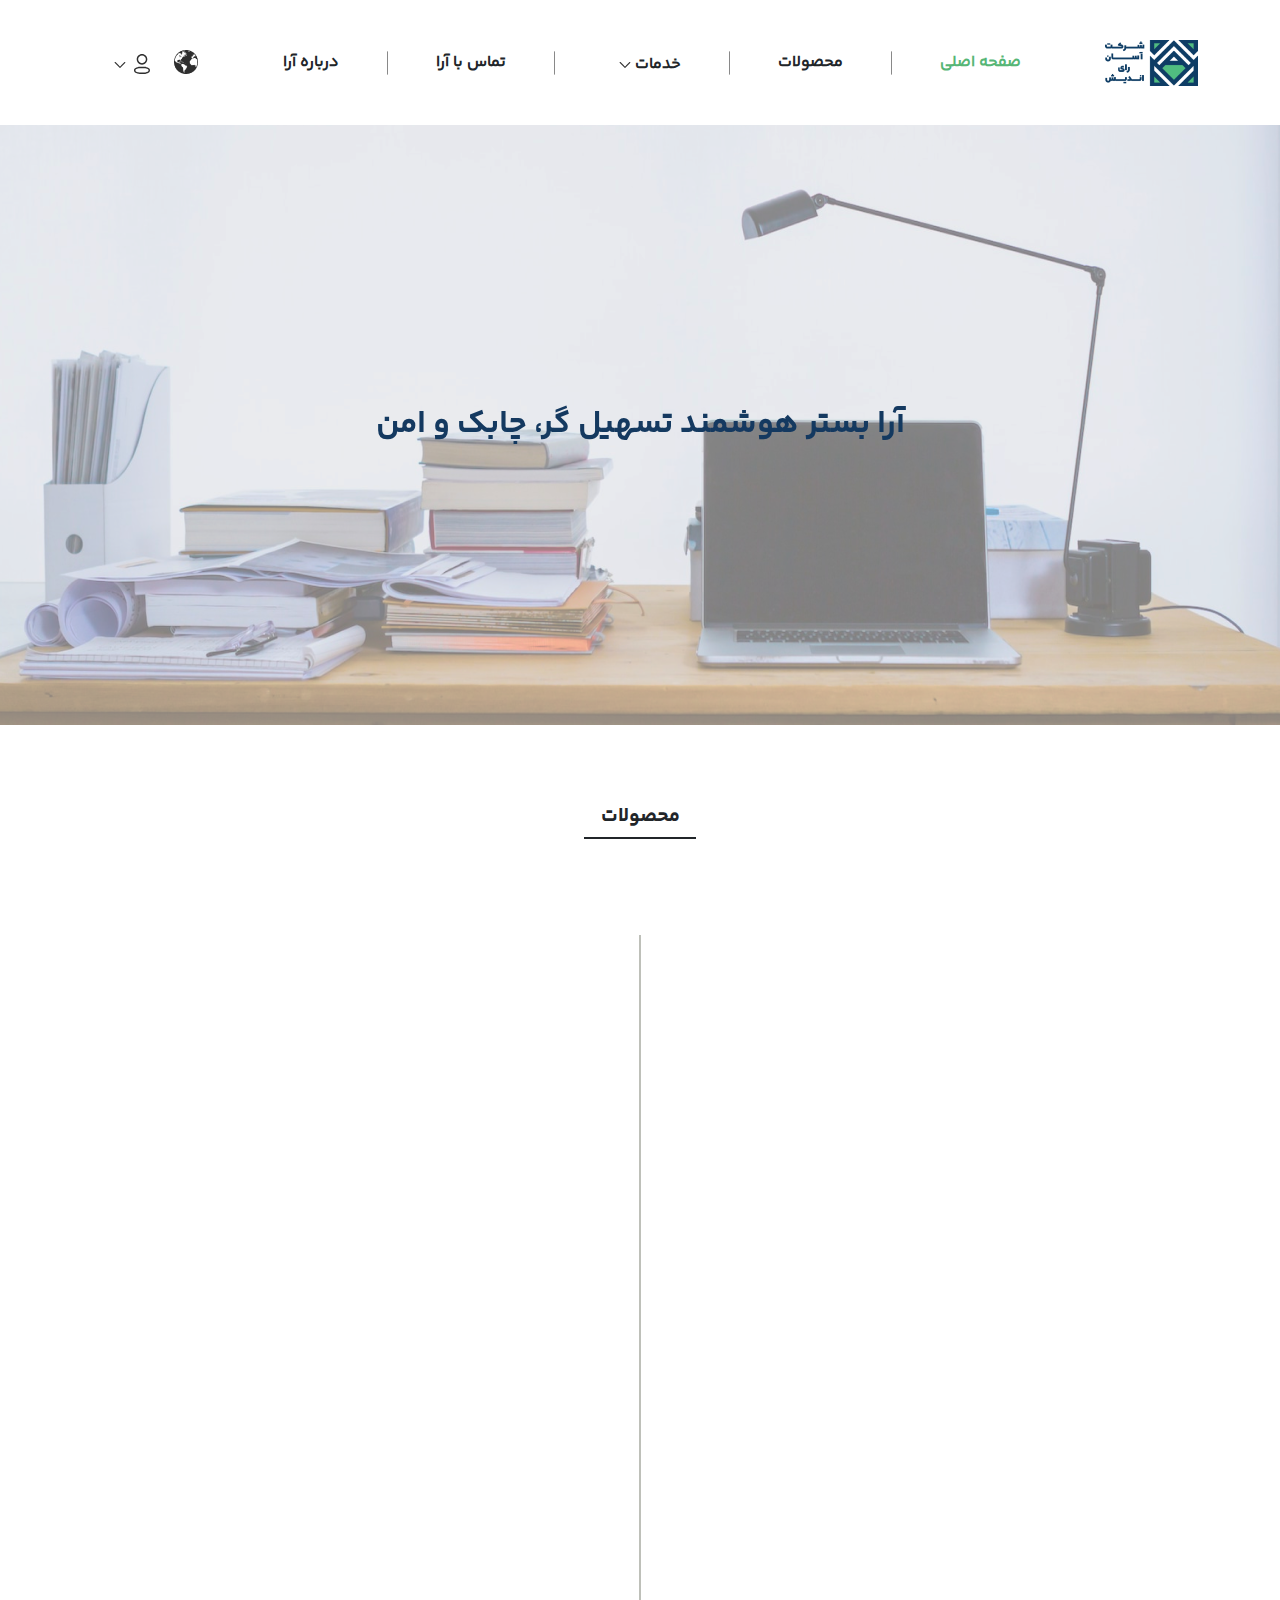
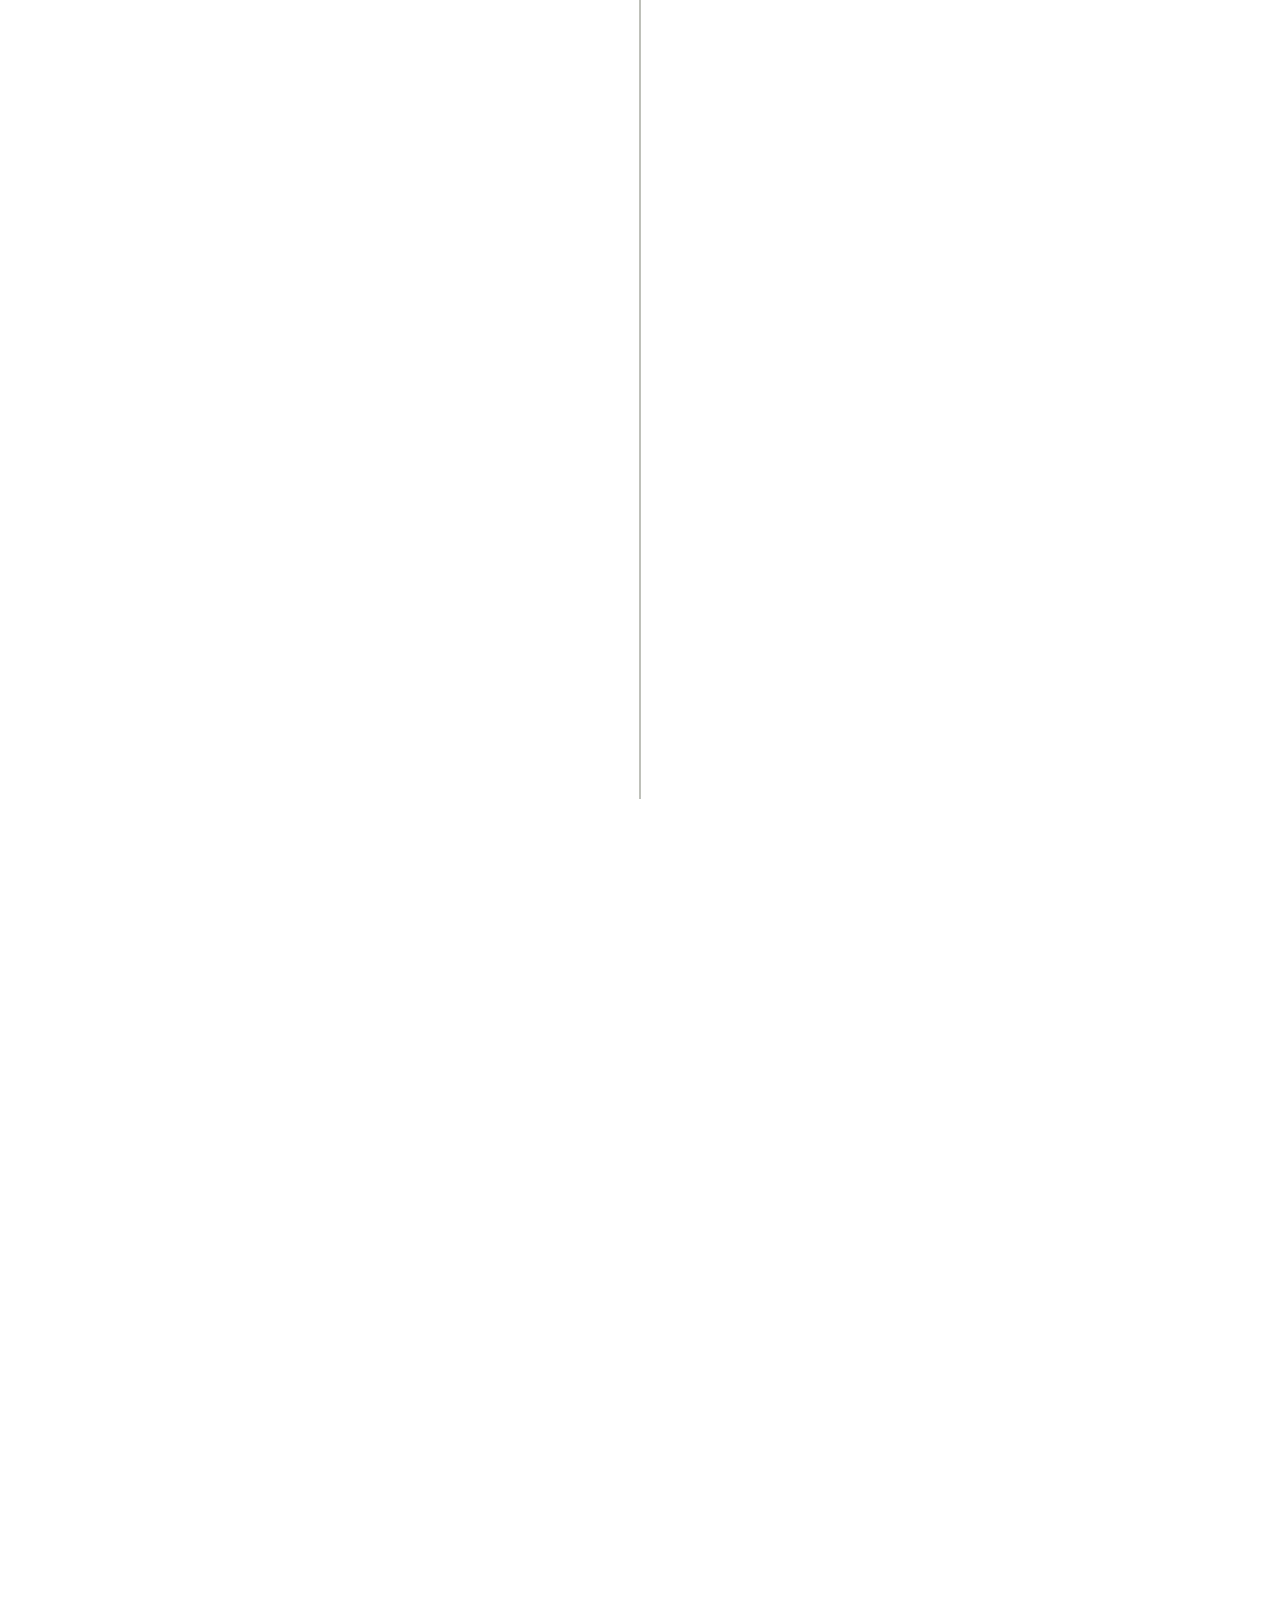
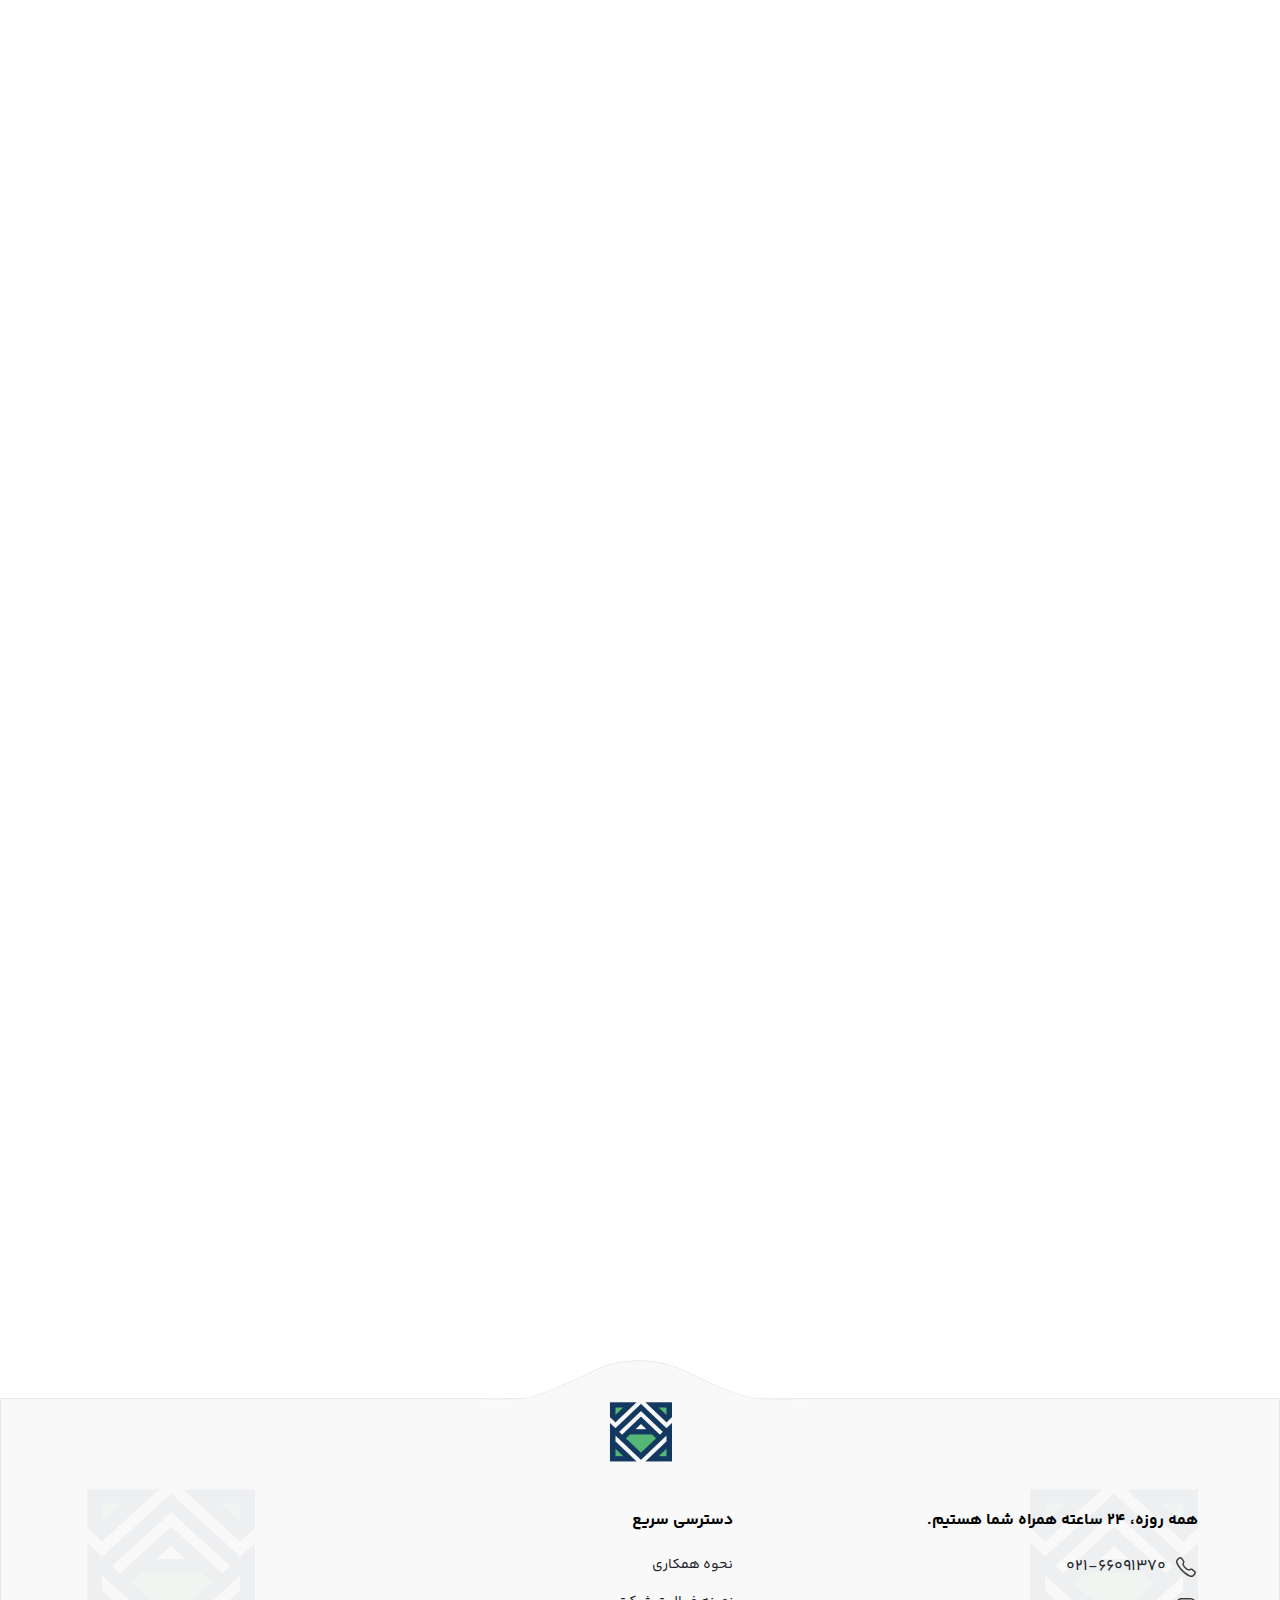
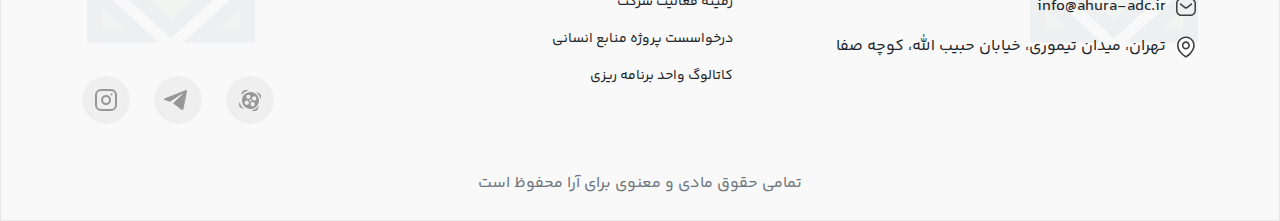
<file: index.html>
<!DOCTYPE html>
<html lang="fa" dir="rtl">

<head>
  <meta charset="UTF-8">
  <meta name="viewport" content="width=device-width, initial-scale=1.0">
  <link href="assets/css/bootstrap.min.css" rel="stylesheet">
  <link rel="stylesheet" href="assets/css/swiper-bundle.min.css" />
  <link rel='stylesheet' type='text/css' media='screen' href='assets/css/aos.css'>
  <link rel='stylesheet' type='text/css' media='screen' href='assets/css/styles.css'>
  <title>صفحه اصلی</title>
</head>

<body>

  <!-- header -->

  <header>
    <div class="container">
      <!-- logo && menu && login -->
      <div class="d-flex align-items-center justify-content-between py-4">
        <div class="d-flex align-items-center gap-2">
          <div class="py-3 d-lg-none" data-bs-toggle="offcanvas" data-bs-target="#offcanvasExample"
            aria-controls="offcanvasExample">
            <svg xmlns="http://www.w3.org/2000/svg" width="32" height="32" fill="currentColor"
              class="bi bi-list cursor-pointer" viewBox="0 0 16 16">
              <path fill-rule="evenodd"
                d="M2.5 12a.5.5 0 0 1 .5-.5h10a.5.5 0 0 1 0 1H3a.5.5 0 0 1-.5-.5m0-4a.5.5 0 0 1 .5-.5h10a.5.5 0 0 1 0 1H3a.5.5 0 0 1-.5-.5m0-4a.5.5 0 0 1 .5-.5h10a.5.5 0 0 1 0 1H3a.5.5 0 0 1-.5-.5" />
            </svg>
          </div>
          <a class="d-block"><img alt="logo" src="assets/img/ara LOGO COLOR 3.png" class="img-fluid"></a>
        </div>
        <ul
          class="list-unstyled mb-0 pe-0 d-lg-flex d-none align-items-center justify-content-center gap-xl-5 gap-4 py-3 fw-bold">
          <li><a href="index.html" class="text-dark active">صفحه اصلی</a></li>
          <svg width="1" height="24" viewBox="0 0 1 24" fill="none" xmlns="http://www.w3.org/2000/svg">
            <line x1="0.5" y1="0.386963" x2="0.499999" y2="23.6128" stroke="#898989" />
          </svg>
          <li><a href="products.html" class="text-dark">محصولات</a></li>
          <svg width="1" height="24" viewBox="0 0 1 24" fill="none" xmlns="http://www.w3.org/2000/svg">
            <line x1="0.5" y1="0.386963" x2="0.499999" y2="23.6128" stroke="#898989" />
          </svg>
          <li class="nav-item dropdown">
            <a class="nav-link dropdown-toggle text-dark px-0" href="#" role="button" data-bs-toggle="dropdown" aria-expanded="false">
              خدمات
            </a>
            <ul class="dropdown-menu text-end">
              <li><a class="dropdown-item d-flex align-items-center justify-content-between py-2" href="blog.html">
                <p class="mb-0 fs-14 fw-bold">مقالات</p>
                <svg width="20" height="20" viewBox="0 0 24 24" fill="none" xmlns="http://www.w3.org/2000/svg">
                  <path d="M16.8 6.0001L10.8 12.0001L16.8 18.0001L15.6 20.4001L7.19995 12.0001L15.6 3.6001L16.8 6.0001Z" fill="#4D4D4F"/>
                </svg>
              </a></li>
              <li><a class="dropdown-item d-flex align-items-center justify-content-between py-2" href="ticket-request.html">
                <p class="mb-0 fs-14 fw-bold">درخواست تیکت</p>
                <svg width="20" height="20" viewBox="0 0 24 24" fill="none" xmlns="http://www.w3.org/2000/svg">
                  <path d="M16.8 6.0001L10.8 12.0001L16.8 18.0001L15.6 20.4001L7.19995 12.0001L15.6 3.6001L16.8 6.0001Z" fill="#4D4D4F"/>
                </svg>
              </a></li>
            </ul>
          </li>
          <svg width="1" height="24" viewBox="0 0 1 24" fill="none" xmlns="http://www.w3.org/2000/svg">
            <line x1="0.5" y1="0.386963" x2="0.499999" y2="23.6128" stroke="#898989" />
          </svg>
          <li><a href="contact.html" class="text-dark">تماس با آرا</a></li>
          <svg width="1" height="24" viewBox="0 0 1 24" fill="none" xmlns="http://www.w3.org/2000/svg">
            <line x1="0.5" y1="0.386963" x2="0.499999" y2="23.6128" stroke="#898989" />
          </svg>
          <li><a href="about.html" class="text-dark">درباره آرا</a></li>
        </ul>
        <div class="d-flex align-items-center gap-1">
          <a class="d-block">
            <img alt="world" src="assets/img/world.png" class="img-fluid">
          </a>
          <div class="nav-item dropdown">
            <a class="nav-link dropdown-toggle" href="#" role="button" data-bs-toggle="dropdown" aria-expanded="false">
              <svg xmlns="http://www.w3.org/2000/svg" width="24" height="24" viewBox="0 0 24 24" fill="none">
                <path fill-rule="evenodd" clip-rule="evenodd"
                  d="M12.0043 2C9.07027 2 6.69177 4.38864 6.69177 7.33517C6.69177 10.2817 9.07027 12.6703 12.0043 12.6703C14.9383 12.6703 17.3168 10.2817 17.3168 7.33517C17.3168 4.38864 14.9383 2 12.0043 2ZM12.0043 3.44767C14.1422 3.44767 15.8753 5.18816 15.8753 7.33517C15.8753 9.48218 14.1422 11.2227 12.0043 11.2227C9.8664 11.2227 8.13329 9.48218 8.13329 7.33517C8.13329 5.18816 9.8664 3.44767 12.0043 3.44767ZM9.83005 14.8209C9.05233 14.8749 8.26621 14.9859 7.4908 15.1521C5.99418 15.4604 4.79685 16.0763 4.28724 17.0999C4.09503 17.5002 3.99839 17.9288 4.00002 18.3627C3.99944 18.7935 4.0953 19.2227 4.28062 19.6153C4.76994 20.6271 5.8278 21.1997 7.25624 21.5171L7.51213 21.5705C8.26648 21.7407 9.05284 21.8553 9.84446 21.909C9.91189 21.9288 10.0726 21.9472 10.248 21.9561L10.3922 21.9615C10.4664 21.9633 10.5506 21.9637 10.676 21.9637C11.8138 22.0263 12.9934 22.0081 14.1675 21.9081C14.7932 21.8653 15.4231 21.7835 16.0477 21.6636L16.5151 21.5666C18.0576 21.2623 19.2126 20.6836 19.7186 19.6164C20.0937 18.8241 20.0937 17.9047 19.7188 17.1127C19.214 16.0483 18.0737 15.4744 16.5034 15.1509C15.8873 15.0194 15.2612 14.922 14.6307 14.8599L14.1697 14.8209C12.7259 14.6935 11.2738 14.6935 9.83005 14.8209ZM14.0436 16.263L14.0562 16.264C14.7799 16.3149 15.4991 16.4165 16.2087 16.568C17.3751 16.8083 18.1667 17.2067 18.4171 17.7348C18.6057 18.133 18.6057 18.5958 18.4169 18.9944C18.1829 19.4879 17.472 19.8691 16.4445 20.1021L16.2195 20.1498C15.496 20.3112 14.7791 20.4152 14.0576 20.4647C12.9379 20.5599 11.8249 20.5771 10.7148 20.5171L10.3212 20.5103C10.2119 20.5048 10.1198 20.4942 10.0345 20.4771C9.35872 20.4261 8.75066 20.3454 8.16027 20.2283L7.80775 20.1537C6.63771 19.9244 5.83915 19.5243 5.58024 18.989C5.48964 18.797 5.44125 18.5803 5.44154 18.3609C5.44073 18.1428 5.48848 17.931 5.58118 17.7379C5.83293 17.2324 6.67919 16.7971 7.78605 16.569C8.50073 16.4159 9.21962 16.3144 9.94294 16.264C11.316 16.143 12.6837 16.143 14.0436 16.263Z"
                  fill="#2F2F2F" />
              </svg>
            </a>
            <ul class="dropdown-menu text-end">
              <li><a class="dropdown-item" href="login.html">ورود</a></li>
              <li><a class="dropdown-item" href="signup.html">ثبت نام</a></li>
            </ul>
          </div>
        </div>
      </div>
      <!-- mobile menu -->
      <div class="offcanvas offcanvas-start d-lg-none" tabindex="-1" id="offcanvasExample"
        aria-labelledby="offcanvasExampleLabel">
        <div class="offcanvas-header">
          <button type="button" class="btn-close" data-bs-dismiss="offcanvas" aria-label="Close"></button>
        </div>
        <div class="offcanvas-body">
          <ul
            class="list-unstyled mb-0 pe-0 d-lg-flex flex-column align-items-center justify-content-center gap-lg-5 py-3 fw-bold">
            <li class="mb-4"><a href="index.html" class="text-dark active">صفحه اصلی</a></li>
            <li class="mb-4"><a href="products.html" class="text-dark">محصولات</a></li>
            <li class="mb-4"><a href="blog.html" class="text-dark">مقالات</a></li>
            <li class="mb-4"><a href="ticket-request.html" class="text-dark">درخواست تیکت</a></li>
            <li class="mb-4"><a class="text-dark" href="contact.html">تماس با آرا</a></li>
            <li class="mb-4"><a class="text-dark" href="about.html">درباره آرا</a></li>
          </ul>
        </div>
      </div>
    </div>
  </header>

  <!-- main -->

  <main>

    <!-- banner -->
    <section id="banner" class="d-flex align-items-center justify-content-center" data-aos="fade-up">
      <div class="py-4 w-100 position-relative z-10">
        <p class="mb-0 fs-32 fs-sm-20 font-bold text-main text-center">آرا بستر هوشمند تسهیل گر، چابک و امن</p>
      </div>
    </section>

    <!-- product -->
    <section class="pt-5 pb-4 mt-4">
      <div class="container">
        <h5 class="text-center border-bottom font-bold border-2 border-dark w-112 mx-auto py-2">محصولات</h5>
        <div class="d-flex flex-column flex-md-row justify-content-center gap-md-5 mt-5">
          <div class="right-side">
            <div data-aos="flip-down">
              <h6 class="fw-bold text-center text-dark">نرم افزار جامع سازمانی ویدا </h6>
              <img alt="product" src="assets/img/product1.png" class="img-fluid mx-auto mx-md-0 d-block">
              <div class="d-flex align-items-center justify-content-between mt-2 px-3">
                <a class="text-dark fs-14 fw-bold">اطلاعات بیشتر</a>
                <a class="fs-14 text-green text-decoration-underline">درخواست دمو</a>
              </div>
            </div>
            <div class="mt-md-5 pt-md-5" data-aos="flip-up">
              <h6 class="fw-bold text-center text-dark mt-5">نرم افزار مدیریت اقدامات تکام </h6>
              <img alt="product" src="assets/img/product2.png" class="img-fluid mx-auto mx-md-0 d-block">
              <div class="d-flex align-items-center justify-content-between mt-2 px-3">
                <a class="text-dark fs-14 fw-bold">اطلاعات بیشتر</a>
                <a class="fs-14 text-green text-decoration-underline">درخواسست دمو</a>
              </div>
            </div>
            <div class="mt-md-5 pt-md-5" data-aos="fade-down">
              <h6 class="fw-bold text-center text-dark mt-5">نرم افزار فرایند کاوی اسراء</h6>
              <img alt="product" src="assets/img/product3.png" class="img-fluid mx-auto mx-md-0 d-block">
              <div class="d-flex align-items-center justify-content-between mt-2 px-3">
                <a class="text-dark fs-14 fw-bold">اطلاعات بیشتر</a>
                <a class="fs-14 text-green text-decoration-underline">درخواست دمو</a>
              </div>
            </div>
          </div>
          <div class="w-2 bg-gray mt-5 d-none d-md-block"></div>
          <div class="left-side">
            <div class="mt-md-5 pt-md-5" data-aos="fade-up">
              <h6 class="fw-bold text-center text-dark mt-5 pt-md-5">سامانه جامع یکپارچه فام </h6>
              <img alt="product" src="assets/img/product4.png" class="img-fluid mx-auto mx-md-0 d-block">
              <div class="d-flex align-items-center justify-content-between mt-2 px-3">
                <a class="text-dark fs-14 fw-bold">اطلاعات بیشتر</a>
                <a class="fs-14 text-green text-decoration-underline">درخواست دمو</a>
              </div>
            </div>
            <div class="mt-md-5 pt-md-5" data-aos="fade-down">
              <h6 class="fw-bold text-center text-dark mt-5">نرم افزار مدیریت رخدادها </h6>
              <img alt="product" src="assets/img/product5.png" class="img-fluid mx-auto mx-md-0 d-block">
              <div class="d-flex align-items-center justify-content-between mt-2 px-3">
                <a class="text-dark fs-14 fw-bold">اطلاعات بیشتر</a>
                <a class="fs-14 text-green text-decoration-underline">درخواست دمو</a>
              </div>
            </div>
            <div class="mt-md-5 pt-md-5" data-aos="fade-up">
              <h6 class="fw-bold text-center text-dark mt-5">نرم افزار مدیریت انجمن ها </h6>
              <img alt="product" src="assets/img/product6.png" class="img-fluid mx-auto mx-md-0 d-block">
              <div class="d-flex align-items-center justify-content-between mt-2 px-3">
                <a class="text-dark fs-14 fw-bold">اطلاعات بیشتر</a>
                <a class="fs-14 text-green text-decoration-underline">درخواست دمو</a>
              </div>
            </div>
          </div>
        </div>
      </div>
    </section>

    <!-- blog -->
    <section id="blog" class="mt-5 pt-4 pb-5" data-aos="fade-down">
      <div class="container">
        <h5 class="text-center border-bottom font-bold border-2 border-dark w-112 mx-auto py-2">مقالات</h5>
        <!-- swiper -->
        <div class="swiper blog mt-5 py-5 px-2 w-100">
          <div class="swiper-wrapper">
            <div class="swiper-slide">
              <div class="bg-white rounded-10 shadow-blog border p-3">
                <h6 class="text-dark fw-bold mt-3">مقالات بخش فرایند ها</h6>
                <img alt="blog" src="assets/img/blog1.png" class="w-100 img-fluid rounded-4 mt-3">
                <p class="mb-0 fs-14 text-dark text-justify mt-2">مهارت های خودآگاهی کافی را به دست آورید تا نسبت به...
                </p>
                <div class="d-flex align-items-center justify-content-between mt-3 mb-4">
                  <div class="d-flex align-items-center gap-2">
                    <svg xmlns="http://www.w3.org/2000/svg" width="24" height="24" viewBox="0 0 24 24" fill="none">
                      <path fill-rule="evenodd" clip-rule="evenodd"
                        d="M16.4174 2.603C16.3715 2.26247 16.0819 2 15.7314 2C15.349 2 15.0391 2.31236 15.0391 2.69767V3.46877H8.96859V2.69767L8.96227 2.603C8.91643 2.26247 8.62678 2 8.27629 2C7.89394 2 7.58398 2.31236 7.58398 2.69767V3.48606C4.74674 3.68129 3 5.51951 3 8.48554V16.9038C3 20.087 4.95834 21.9998 8.09625 21.9998H15.9036C19.0453 21.9998 20.9999 20.119 20.9999 16.9742V8.48554C21.009 5.51818 19.2675 3.6804 16.4237 3.48593V2.69767L16.4174 2.603ZM15.0391 4.86428V5.75886L15.0454 5.85354C15.0912 6.19407 15.3809 6.45654 15.7314 6.45654C16.1137 6.45654 16.4237 6.14418 16.4237 5.75886V4.88478C18.4931 5.05644 19.6221 6.30216 19.6155 8.48356V8.88281H4.38477V8.4857C4.38477 6.30606 5.51952 5.05777 7.58398 4.88501V5.75886L7.5903 5.85354C7.63615 6.19407 7.9258 6.45654 8.27629 6.45654C8.65864 6.45654 8.96859 6.14418 8.96859 5.75886V4.86428H15.0391ZM4.38477 10.2782V16.904C4.38477 19.3066 5.71367 20.6046 8.09641 20.6046H15.9038C18.2947 20.6046 19.6155 19.3337 19.6155 16.9743L19.6155 10.2782H4.38477ZM16.8014 13.2211C16.8014 12.8358 16.4914 12.5234 16.1091 12.5234L16.0066 12.5298C15.6687 12.576 15.4082 12.8679 15.4082 13.2211C15.4082 13.6064 15.7182 13.9188 16.1091 13.9188L16.203 13.9124C16.5409 13.8662 16.8014 13.5743 16.8014 13.2211ZM12.0134 12.5234C12.3957 12.5234 12.7057 12.8358 12.7057 13.2211C12.7057 13.5743 12.4452 13.8662 12.1073 13.9124L12.0134 13.9188C11.6225 13.9188 11.3125 13.6064 11.3125 13.2211C11.3125 12.8679 11.573 12.576 11.9109 12.5298L12.0134 12.5234ZM8.60019 13.2211C8.60019 12.8358 8.29024 12.5234 7.90789 12.5234L7.80539 12.5298C7.46748 12.576 7.20703 12.8679 7.20703 13.2211C7.20703 13.6064 7.51699 13.9188 7.89934 13.9188L8.00183 13.9124C8.33974 13.8662 8.60019 13.5743 8.60019 13.2211ZM16.1091 16.1406C16.4914 16.1406 16.8014 16.453 16.8014 16.8383C16.8014 17.1915 16.5409 17.4834 16.203 17.5296L16.1091 17.536C15.7182 17.536 15.4082 17.2236 15.4082 16.8383C15.4082 16.4851 15.6687 16.1932 16.0066 16.147L16.1091 16.1406ZM12.7057 16.8383C12.7057 16.453 12.3957 16.1406 12.0134 16.1406L11.9109 16.147C11.573 16.1932 11.3125 16.4851 11.3125 16.8383C11.3125 17.2236 11.6225 17.536 12.0134 17.536L12.1073 17.5296C12.4452 17.4834 12.7057 17.1915 12.7057 16.8383ZM7.90789 16.1406C8.29024 16.1406 8.60019 16.453 8.60019 16.8383C8.60019 17.1915 8.33974 17.4834 8.00183 17.5296L7.89934 17.536C7.51699 17.536 7.20703 17.2236 7.20703 16.8383C7.20703 16.4851 7.46748 16.1932 7.80539 16.147L7.90789 16.1406Z"
                        fill="#979797" />
                    </svg>
                    <p class="mb-0 text-muted fs-14">2 هفته پیش</p>
                  </div>
                  <div class="d-flex align-items-center gap-2">
                    <svg width="24" height="24" viewBox="0 0 24 24" fill="none" xmlns="http://www.w3.org/2000/svg">
                      <g clip-path="url(#clip0_1_199)">
                        <path
                          d="M12 22L8.25 18.2H5.75C4.75544 18.2 3.80161 17.7996 3.09835 17.087C2.39509 16.3744 2 15.4078 2 14.4V6.8C2 5.79218 2.39509 4.82563 3.09835 4.11299C3.80161 3.40036 4.75544 3 5.75 3H18.25C19.2446 3 20.1984 3.40036 20.9017 4.11299C21.6049 4.82563 22 5.79218 22 6.8V14.4C22 15.4078 21.6049 16.3744 20.9017 17.087C20.1984 17.7996 19.2446 18.2 18.25 18.2H15.75L12 22Z"
                          stroke="#979797" stroke-width="1.5" stroke-linecap="round" stroke-linejoin="round" />
                        <path d="M7 8H17" stroke="#979797" stroke-width="1.5" stroke-linecap="round"
                          stroke-linejoin="round" />
                        <path d="M7 13H15" stroke="#979797" stroke-width="1.5" stroke-linecap="round"
                          stroke-linejoin="round" />
                      </g>
                      <defs>
                        <clipPath id="clip0_1_199">
                          <rect width="24" height="24" fill="white" />
                        </clipPath>
                      </defs>
                    </svg>
                    <p class="mb-0 text-muted fs-14">52 نظر</p>
                  </div>
                </div>
                <a href="single-blog.html"
                  class="d-flex align-items-center justify-content-center transition text-main fw-bold rounded-8 blogLink h-48">مطالعه
                  کامل مقاله</a>
              </div>
            </div>
            <div class="swiper-slide">
              <div class="bg-white rounded-10 shadow-blog border p-3">
                <h6 class="text-dark fw-bold mt-3">مقالات بخش فرایند ها</h6>
                <img alt="blog" src="assets/img/blog2.png" class="w-100 img-fluid rounded-4 mt-3">
                <p class="mb-0 fs-14 text-dark text-justify mt-2">مهارت های خودآگاهی کافی را به دست آورید تا نسبت به...
                </p>
                <div class="d-flex align-items-center justify-content-between mt-3 mb-4">
                  <div class="d-flex align-items-center gap-2">
                    <svg xmlns="http://www.w3.org/2000/svg" width="24" height="24" viewBox="0 0 24 24" fill="none">
                      <path fill-rule="evenodd" clip-rule="evenodd"
                        d="M16.4174 2.603C16.3715 2.26247 16.0819 2 15.7314 2C15.349 2 15.0391 2.31236 15.0391 2.69767V3.46877H8.96859V2.69767L8.96227 2.603C8.91643 2.26247 8.62678 2 8.27629 2C7.89394 2 7.58398 2.31236 7.58398 2.69767V3.48606C4.74674 3.68129 3 5.51951 3 8.48554V16.9038C3 20.087 4.95834 21.9998 8.09625 21.9998H15.9036C19.0453 21.9998 20.9999 20.119 20.9999 16.9742V8.48554C21.009 5.51818 19.2675 3.6804 16.4237 3.48593V2.69767L16.4174 2.603ZM15.0391 4.86428V5.75886L15.0454 5.85354C15.0912 6.19407 15.3809 6.45654 15.7314 6.45654C16.1137 6.45654 16.4237 6.14418 16.4237 5.75886V4.88478C18.4931 5.05644 19.6221 6.30216 19.6155 8.48356V8.88281H4.38477V8.4857C4.38477 6.30606 5.51952 5.05777 7.58398 4.88501V5.75886L7.5903 5.85354C7.63615 6.19407 7.9258 6.45654 8.27629 6.45654C8.65864 6.45654 8.96859 6.14418 8.96859 5.75886V4.86428H15.0391ZM4.38477 10.2782V16.904C4.38477 19.3066 5.71367 20.6046 8.09641 20.6046H15.9038C18.2947 20.6046 19.6155 19.3337 19.6155 16.9743L19.6155 10.2782H4.38477ZM16.8014 13.2211C16.8014 12.8358 16.4914 12.5234 16.1091 12.5234L16.0066 12.5298C15.6687 12.576 15.4082 12.8679 15.4082 13.2211C15.4082 13.6064 15.7182 13.9188 16.1091 13.9188L16.203 13.9124C16.5409 13.8662 16.8014 13.5743 16.8014 13.2211ZM12.0134 12.5234C12.3957 12.5234 12.7057 12.8358 12.7057 13.2211C12.7057 13.5743 12.4452 13.8662 12.1073 13.9124L12.0134 13.9188C11.6225 13.9188 11.3125 13.6064 11.3125 13.2211C11.3125 12.8679 11.573 12.576 11.9109 12.5298L12.0134 12.5234ZM8.60019 13.2211C8.60019 12.8358 8.29024 12.5234 7.90789 12.5234L7.80539 12.5298C7.46748 12.576 7.20703 12.8679 7.20703 13.2211C7.20703 13.6064 7.51699 13.9188 7.89934 13.9188L8.00183 13.9124C8.33974 13.8662 8.60019 13.5743 8.60019 13.2211ZM16.1091 16.1406C16.4914 16.1406 16.8014 16.453 16.8014 16.8383C16.8014 17.1915 16.5409 17.4834 16.203 17.5296L16.1091 17.536C15.7182 17.536 15.4082 17.2236 15.4082 16.8383C15.4082 16.4851 15.6687 16.1932 16.0066 16.147L16.1091 16.1406ZM12.7057 16.8383C12.7057 16.453 12.3957 16.1406 12.0134 16.1406L11.9109 16.147C11.573 16.1932 11.3125 16.4851 11.3125 16.8383C11.3125 17.2236 11.6225 17.536 12.0134 17.536L12.1073 17.5296C12.4452 17.4834 12.7057 17.1915 12.7057 16.8383ZM7.90789 16.1406C8.29024 16.1406 8.60019 16.453 8.60019 16.8383C8.60019 17.1915 8.33974 17.4834 8.00183 17.5296L7.89934 17.536C7.51699 17.536 7.20703 17.2236 7.20703 16.8383C7.20703 16.4851 7.46748 16.1932 7.80539 16.147L7.90789 16.1406Z"
                        fill="#979797" />
                    </svg>
                    <p class="mb-0 text-muted fs-14">2 هفته پیش</p>
                  </div>
                  <div class="d-flex align-items-center gap-2">
                    <svg width="24" height="24" viewBox="0 0 24 24" fill="none" xmlns="http://www.w3.org/2000/svg">
                      <g clip-path="url(#clip0_1_199)">
                        <path
                          d="M12 22L8.25 18.2H5.75C4.75544 18.2 3.80161 17.7996 3.09835 17.087C2.39509 16.3744 2 15.4078 2 14.4V6.8C2 5.79218 2.39509 4.82563 3.09835 4.11299C3.80161 3.40036 4.75544 3 5.75 3H18.25C19.2446 3 20.1984 3.40036 20.9017 4.11299C21.6049 4.82563 22 5.79218 22 6.8V14.4C22 15.4078 21.6049 16.3744 20.9017 17.087C20.1984 17.7996 19.2446 18.2 18.25 18.2H15.75L12 22Z"
                          stroke="#979797" stroke-width="1.5" stroke-linecap="round" stroke-linejoin="round" />
                        <path d="M7 8H17" stroke="#979797" stroke-width="1.5" stroke-linecap="round"
                          stroke-linejoin="round" />
                        <path d="M7 13H15" stroke="#979797" stroke-width="1.5" stroke-linecap="round"
                          stroke-linejoin="round" />
                      </g>
                      <defs>
                        <clipPath id="clip0_1_199">
                          <rect width="24" height="24" fill="white" />
                        </clipPath>
                      </defs>
                    </svg>
                    <p class="mb-0 text-muted fs-14">52 نظر</p>
                  </div>
                </div>
                <a href="single-blog.html"
                  class="d-flex align-items-center justify-content-center transition text-main fw-bold rounded-8 blogLink h-48">مطالعه
                  کامل مقاله</a>
              </div>
            </div>
            <div class="swiper-slide">
              <div class="bg-white rounded-10 shadow-blog border p-3">
                <h6 class="text-dark fw-bold mt-3">مقالات بخش فرایند ها</h6>
                <img alt="blog" src="assets/img/blog3.png" class="w-100 img-fluid rounded-4 mt-3">
                <p class="mb-0 fs-14 text-dark text-justify mt-2">مهارت های خودآگاهی کافی را به دست آورید تا نسبت به...
                </p>
                <div class="d-flex align-items-center justify-content-between mt-3 mb-4">
                  <div class="d-flex align-items-center gap-2">
                    <svg xmlns="http://www.w3.org/2000/svg" width="24" height="24" viewBox="0 0 24 24" fill="none">
                      <path fill-rule="evenodd" clip-rule="evenodd"
                        d="M16.4174 2.603C16.3715 2.26247 16.0819 2 15.7314 2C15.349 2 15.0391 2.31236 15.0391 2.69767V3.46877H8.96859V2.69767L8.96227 2.603C8.91643 2.26247 8.62678 2 8.27629 2C7.89394 2 7.58398 2.31236 7.58398 2.69767V3.48606C4.74674 3.68129 3 5.51951 3 8.48554V16.9038C3 20.087 4.95834 21.9998 8.09625 21.9998H15.9036C19.0453 21.9998 20.9999 20.119 20.9999 16.9742V8.48554C21.009 5.51818 19.2675 3.6804 16.4237 3.48593V2.69767L16.4174 2.603ZM15.0391 4.86428V5.75886L15.0454 5.85354C15.0912 6.19407 15.3809 6.45654 15.7314 6.45654C16.1137 6.45654 16.4237 6.14418 16.4237 5.75886V4.88478C18.4931 5.05644 19.6221 6.30216 19.6155 8.48356V8.88281H4.38477V8.4857C4.38477 6.30606 5.51952 5.05777 7.58398 4.88501V5.75886L7.5903 5.85354C7.63615 6.19407 7.9258 6.45654 8.27629 6.45654C8.65864 6.45654 8.96859 6.14418 8.96859 5.75886V4.86428H15.0391ZM4.38477 10.2782V16.904C4.38477 19.3066 5.71367 20.6046 8.09641 20.6046H15.9038C18.2947 20.6046 19.6155 19.3337 19.6155 16.9743L19.6155 10.2782H4.38477ZM16.8014 13.2211C16.8014 12.8358 16.4914 12.5234 16.1091 12.5234L16.0066 12.5298C15.6687 12.576 15.4082 12.8679 15.4082 13.2211C15.4082 13.6064 15.7182 13.9188 16.1091 13.9188L16.203 13.9124C16.5409 13.8662 16.8014 13.5743 16.8014 13.2211ZM12.0134 12.5234C12.3957 12.5234 12.7057 12.8358 12.7057 13.2211C12.7057 13.5743 12.4452 13.8662 12.1073 13.9124L12.0134 13.9188C11.6225 13.9188 11.3125 13.6064 11.3125 13.2211C11.3125 12.8679 11.573 12.576 11.9109 12.5298L12.0134 12.5234ZM8.60019 13.2211C8.60019 12.8358 8.29024 12.5234 7.90789 12.5234L7.80539 12.5298C7.46748 12.576 7.20703 12.8679 7.20703 13.2211C7.20703 13.6064 7.51699 13.9188 7.89934 13.9188L8.00183 13.9124C8.33974 13.8662 8.60019 13.5743 8.60019 13.2211ZM16.1091 16.1406C16.4914 16.1406 16.8014 16.453 16.8014 16.8383C16.8014 17.1915 16.5409 17.4834 16.203 17.5296L16.1091 17.536C15.7182 17.536 15.4082 17.2236 15.4082 16.8383C15.4082 16.4851 15.6687 16.1932 16.0066 16.147L16.1091 16.1406ZM12.7057 16.8383C12.7057 16.453 12.3957 16.1406 12.0134 16.1406L11.9109 16.147C11.573 16.1932 11.3125 16.4851 11.3125 16.8383C11.3125 17.2236 11.6225 17.536 12.0134 17.536L12.1073 17.5296C12.4452 17.4834 12.7057 17.1915 12.7057 16.8383ZM7.90789 16.1406C8.29024 16.1406 8.60019 16.453 8.60019 16.8383C8.60019 17.1915 8.33974 17.4834 8.00183 17.5296L7.89934 17.536C7.51699 17.536 7.20703 17.2236 7.20703 16.8383C7.20703 16.4851 7.46748 16.1932 7.80539 16.147L7.90789 16.1406Z"
                        fill="#979797" />
                    </svg>
                    <p class="mb-0 text-muted fs-14">2 هفته پیش</p>
                  </div>
                  <div class="d-flex align-items-center gap-2">
                    <svg width="24" height="24" viewBox="0 0 24 24" fill="none" xmlns="http://www.w3.org/2000/svg">
                      <g clip-path="url(#clip0_1_199)">
                        <path
                          d="M12 22L8.25 18.2H5.75C4.75544 18.2 3.80161 17.7996 3.09835 17.087C2.39509 16.3744 2 15.4078 2 14.4V6.8C2 5.79218 2.39509 4.82563 3.09835 4.11299C3.80161 3.40036 4.75544 3 5.75 3H18.25C19.2446 3 20.1984 3.40036 20.9017 4.11299C21.6049 4.82563 22 5.79218 22 6.8V14.4C22 15.4078 21.6049 16.3744 20.9017 17.087C20.1984 17.7996 19.2446 18.2 18.25 18.2H15.75L12 22Z"
                          stroke="#979797" stroke-width="1.5" stroke-linecap="round" stroke-linejoin="round" />
                        <path d="M7 8H17" stroke="#979797" stroke-width="1.5" stroke-linecap="round"
                          stroke-linejoin="round" />
                        <path d="M7 13H15" stroke="#979797" stroke-width="1.5" stroke-linecap="round"
                          stroke-linejoin="round" />
                      </g>
                      <defs>
                        <clipPath id="clip0_1_199">
                          <rect width="24" height="24" fill="white" />
                        </clipPath>
                      </defs>
                    </svg>
                    <p class="mb-0 text-muted fs-14">52 نظر</p>
                  </div>
                </div>
                <a href="single-blog.html"
                  class="d-flex align-items-center justify-content-center transition text-main fw-bold rounded-8 blogLink h-48">مطالعه
                  کامل مقاله</a>
              </div>
            </div>
            <div class="swiper-slide">
              <div class="bg-white rounded-10 shadow-blog border p-3">
                <h6 class="text-dark fw-bold mt-3">مقالات بخش فرایند ها</h6>
                <img alt="blog" src="assets/img/blog2.png" class="w-100 img-fluid rounded-4 mt-3">
                <p class="mb-0 fs-14 text-dark text-justify mt-2">مهارت های خودآگاهی کافی را به دست آورید تا نسبت به...
                </p>
                <div class="d-flex align-items-center justify-content-between mt-3 mb-4">
                  <div class="d-flex align-items-center gap-2">
                    <svg xmlns="http://www.w3.org/2000/svg" width="24" height="24" viewBox="0 0 24 24" fill="none">
                      <path fill-rule="evenodd" clip-rule="evenodd"
                        d="M16.4174 2.603C16.3715 2.26247 16.0819 2 15.7314 2C15.349 2 15.0391 2.31236 15.0391 2.69767V3.46877H8.96859V2.69767L8.96227 2.603C8.91643 2.26247 8.62678 2 8.27629 2C7.89394 2 7.58398 2.31236 7.58398 2.69767V3.48606C4.74674 3.68129 3 5.51951 3 8.48554V16.9038C3 20.087 4.95834 21.9998 8.09625 21.9998H15.9036C19.0453 21.9998 20.9999 20.119 20.9999 16.9742V8.48554C21.009 5.51818 19.2675 3.6804 16.4237 3.48593V2.69767L16.4174 2.603ZM15.0391 4.86428V5.75886L15.0454 5.85354C15.0912 6.19407 15.3809 6.45654 15.7314 6.45654C16.1137 6.45654 16.4237 6.14418 16.4237 5.75886V4.88478C18.4931 5.05644 19.6221 6.30216 19.6155 8.48356V8.88281H4.38477V8.4857C4.38477 6.30606 5.51952 5.05777 7.58398 4.88501V5.75886L7.5903 5.85354C7.63615 6.19407 7.9258 6.45654 8.27629 6.45654C8.65864 6.45654 8.96859 6.14418 8.96859 5.75886V4.86428H15.0391ZM4.38477 10.2782V16.904C4.38477 19.3066 5.71367 20.6046 8.09641 20.6046H15.9038C18.2947 20.6046 19.6155 19.3337 19.6155 16.9743L19.6155 10.2782H4.38477ZM16.8014 13.2211C16.8014 12.8358 16.4914 12.5234 16.1091 12.5234L16.0066 12.5298C15.6687 12.576 15.4082 12.8679 15.4082 13.2211C15.4082 13.6064 15.7182 13.9188 16.1091 13.9188L16.203 13.9124C16.5409 13.8662 16.8014 13.5743 16.8014 13.2211ZM12.0134 12.5234C12.3957 12.5234 12.7057 12.8358 12.7057 13.2211C12.7057 13.5743 12.4452 13.8662 12.1073 13.9124L12.0134 13.9188C11.6225 13.9188 11.3125 13.6064 11.3125 13.2211C11.3125 12.8679 11.573 12.576 11.9109 12.5298L12.0134 12.5234ZM8.60019 13.2211C8.60019 12.8358 8.29024 12.5234 7.90789 12.5234L7.80539 12.5298C7.46748 12.576 7.20703 12.8679 7.20703 13.2211C7.20703 13.6064 7.51699 13.9188 7.89934 13.9188L8.00183 13.9124C8.33974 13.8662 8.60019 13.5743 8.60019 13.2211ZM16.1091 16.1406C16.4914 16.1406 16.8014 16.453 16.8014 16.8383C16.8014 17.1915 16.5409 17.4834 16.203 17.5296L16.1091 17.536C15.7182 17.536 15.4082 17.2236 15.4082 16.8383C15.4082 16.4851 15.6687 16.1932 16.0066 16.147L16.1091 16.1406ZM12.7057 16.8383C12.7057 16.453 12.3957 16.1406 12.0134 16.1406L11.9109 16.147C11.573 16.1932 11.3125 16.4851 11.3125 16.8383C11.3125 17.2236 11.6225 17.536 12.0134 17.536L12.1073 17.5296C12.4452 17.4834 12.7057 17.1915 12.7057 16.8383ZM7.90789 16.1406C8.29024 16.1406 8.60019 16.453 8.60019 16.8383C8.60019 17.1915 8.33974 17.4834 8.00183 17.5296L7.89934 17.536C7.51699 17.536 7.20703 17.2236 7.20703 16.8383C7.20703 16.4851 7.46748 16.1932 7.80539 16.147L7.90789 16.1406Z"
                        fill="#979797" />
                    </svg>
                    <p class="mb-0 text-muted fs-14">2 هفته پیش</p>
                  </div>
                  <div class="d-flex align-items-center gap-2">
                    <svg width="24" height="24" viewBox="0 0 24 24" fill="none" xmlns="http://www.w3.org/2000/svg">
                      <g clip-path="url(#clip0_1_199)">
                        <path
                          d="M12 22L8.25 18.2H5.75C4.75544 18.2 3.80161 17.7996 3.09835 17.087C2.39509 16.3744 2 15.4078 2 14.4V6.8C2 5.79218 2.39509 4.82563 3.09835 4.11299C3.80161 3.40036 4.75544 3 5.75 3H18.25C19.2446 3 20.1984 3.40036 20.9017 4.11299C21.6049 4.82563 22 5.79218 22 6.8V14.4C22 15.4078 21.6049 16.3744 20.9017 17.087C20.1984 17.7996 19.2446 18.2 18.25 18.2H15.75L12 22Z"
                          stroke="#979797" stroke-width="1.5" stroke-linecap="round" stroke-linejoin="round" />
                        <path d="M7 8H17" stroke="#979797" stroke-width="1.5" stroke-linecap="round"
                          stroke-linejoin="round" />
                        <path d="M7 13H15" stroke="#979797" stroke-width="1.5" stroke-linecap="round"
                          stroke-linejoin="round" />
                      </g>
                      <defs>
                        <clipPath id="clip0_1_199">
                          <rect width="24" height="24" fill="white" />
                        </clipPath>
                      </defs>
                    </svg>
                    <p class="mb-0 text-muted fs-14">52 نظر</p>
                  </div>
                </div>
                <a href="single-blog.html"
                  class="d-flex align-items-center justify-content-center transition text-main fw-bold rounded-8 blogLink h-48">مطالعه
                  کامل مقاله</a>
              </div>
            </div>
            <div class="swiper-slide">
              <div class="bg-white rounded-10 shadow-blog border p-3">
                <h6 class="text-dark fw-bold mt-3">مقالات بخش فرایند ها</h6>
                <img alt="blog" src="assets/img/blog1.png" class="w-100 img-fluid rounded-4 mt-3">
                <p class="mb-0 fs-14 text-dark text-justify mt-2">مهارت های خودآگاهی کافی را به دست آورید تا نسبت به...
                </p>
                <div class="d-flex align-items-center justify-content-between mt-3 mb-4">
                  <div class="d-flex align-items-center gap-2">
                    <svg xmlns="http://www.w3.org/2000/svg" width="24" height="24" viewBox="0 0 24 24" fill="none">
                      <path fill-rule="evenodd" clip-rule="evenodd"
                        d="M16.4174 2.603C16.3715 2.26247 16.0819 2 15.7314 2C15.349 2 15.0391 2.31236 15.0391 2.69767V3.46877H8.96859V2.69767L8.96227 2.603C8.91643 2.26247 8.62678 2 8.27629 2C7.89394 2 7.58398 2.31236 7.58398 2.69767V3.48606C4.74674 3.68129 3 5.51951 3 8.48554V16.9038C3 20.087 4.95834 21.9998 8.09625 21.9998H15.9036C19.0453 21.9998 20.9999 20.119 20.9999 16.9742V8.48554C21.009 5.51818 19.2675 3.6804 16.4237 3.48593V2.69767L16.4174 2.603ZM15.0391 4.86428V5.75886L15.0454 5.85354C15.0912 6.19407 15.3809 6.45654 15.7314 6.45654C16.1137 6.45654 16.4237 6.14418 16.4237 5.75886V4.88478C18.4931 5.05644 19.6221 6.30216 19.6155 8.48356V8.88281H4.38477V8.4857C4.38477 6.30606 5.51952 5.05777 7.58398 4.88501V5.75886L7.5903 5.85354C7.63615 6.19407 7.9258 6.45654 8.27629 6.45654C8.65864 6.45654 8.96859 6.14418 8.96859 5.75886V4.86428H15.0391ZM4.38477 10.2782V16.904C4.38477 19.3066 5.71367 20.6046 8.09641 20.6046H15.9038C18.2947 20.6046 19.6155 19.3337 19.6155 16.9743L19.6155 10.2782H4.38477ZM16.8014 13.2211C16.8014 12.8358 16.4914 12.5234 16.1091 12.5234L16.0066 12.5298C15.6687 12.576 15.4082 12.8679 15.4082 13.2211C15.4082 13.6064 15.7182 13.9188 16.1091 13.9188L16.203 13.9124C16.5409 13.8662 16.8014 13.5743 16.8014 13.2211ZM12.0134 12.5234C12.3957 12.5234 12.7057 12.8358 12.7057 13.2211C12.7057 13.5743 12.4452 13.8662 12.1073 13.9124L12.0134 13.9188C11.6225 13.9188 11.3125 13.6064 11.3125 13.2211C11.3125 12.8679 11.573 12.576 11.9109 12.5298L12.0134 12.5234ZM8.60019 13.2211C8.60019 12.8358 8.29024 12.5234 7.90789 12.5234L7.80539 12.5298C7.46748 12.576 7.20703 12.8679 7.20703 13.2211C7.20703 13.6064 7.51699 13.9188 7.89934 13.9188L8.00183 13.9124C8.33974 13.8662 8.60019 13.5743 8.60019 13.2211ZM16.1091 16.1406C16.4914 16.1406 16.8014 16.453 16.8014 16.8383C16.8014 17.1915 16.5409 17.4834 16.203 17.5296L16.1091 17.536C15.7182 17.536 15.4082 17.2236 15.4082 16.8383C15.4082 16.4851 15.6687 16.1932 16.0066 16.147L16.1091 16.1406ZM12.7057 16.8383C12.7057 16.453 12.3957 16.1406 12.0134 16.1406L11.9109 16.147C11.573 16.1932 11.3125 16.4851 11.3125 16.8383C11.3125 17.2236 11.6225 17.536 12.0134 17.536L12.1073 17.5296C12.4452 17.4834 12.7057 17.1915 12.7057 16.8383ZM7.90789 16.1406C8.29024 16.1406 8.60019 16.453 8.60019 16.8383C8.60019 17.1915 8.33974 17.4834 8.00183 17.5296L7.89934 17.536C7.51699 17.536 7.20703 17.2236 7.20703 16.8383C7.20703 16.4851 7.46748 16.1932 7.80539 16.147L7.90789 16.1406Z"
                        fill="#979797" />
                    </svg>
                    <p class="mb-0 text-muted fs-14">2 هفته پیش</p>
                  </div>
                  <div class="d-flex align-items-center gap-2">
                    <svg width="24" height="24" viewBox="0 0 24 24" fill="none" xmlns="http://www.w3.org/2000/svg">
                      <g clip-path="url(#clip0_1_199)">
                        <path
                          d="M12 22L8.25 18.2H5.75C4.75544 18.2 3.80161 17.7996 3.09835 17.087C2.39509 16.3744 2 15.4078 2 14.4V6.8C2 5.79218 2.39509 4.82563 3.09835 4.11299C3.80161 3.40036 4.75544 3 5.75 3H18.25C19.2446 3 20.1984 3.40036 20.9017 4.11299C21.6049 4.82563 22 5.79218 22 6.8V14.4C22 15.4078 21.6049 16.3744 20.9017 17.087C20.1984 17.7996 19.2446 18.2 18.25 18.2H15.75L12 22Z"
                          stroke="#979797" stroke-width="1.5" stroke-linecap="round" stroke-linejoin="round" />
                        <path d="M7 8H17" stroke="#979797" stroke-width="1.5" stroke-linecap="round"
                          stroke-linejoin="round" />
                        <path d="M7 13H15" stroke="#979797" stroke-width="1.5" stroke-linecap="round"
                          stroke-linejoin="round" />
                      </g>
                      <defs>
                        <clipPath id="clip0_1_199">
                          <rect width="24" height="24" fill="white" />
                        </clipPath>
                      </defs>
                    </svg>
                    <p class="mb-0 text-muted fs-14">52 نظر</p>
                  </div>
                </div>
                <a href="single-blog.html"
                  class="d-flex align-items-center justify-content-center transition text-main fw-bold rounded-8 blogLink h-48">مطالعه
                  کامل مقاله</a>
              </div>
            </div>
            <div class="swiper-slide">
              <div class="bg-white rounded-10 shadow-blog border p-3">
                <h6 class="text-dark fw-bold mt-3">مقالات بخش فرایند ها</h6>
                <img alt="blog" src="assets/img/blog3.png" class="w-100 img-fluid rounded-4 mt-3">
                <p class="mb-0 fs-14 text-dark text-justify mt-2">مهارت های خودآگاهی کافی را به دست آورید تا نسبت به...
                </p>
                <div class="d-flex align-items-center justify-content-between mt-3 mb-4">
                  <div class="d-flex align-items-center gap-2">
                    <svg xmlns="http://www.w3.org/2000/svg" width="24" height="24" viewBox="0 0 24 24" fill="none">
                      <path fill-rule="evenodd" clip-rule="evenodd"
                        d="M16.4174 2.603C16.3715 2.26247 16.0819 2 15.7314 2C15.349 2 15.0391 2.31236 15.0391 2.69767V3.46877H8.96859V2.69767L8.96227 2.603C8.91643 2.26247 8.62678 2 8.27629 2C7.89394 2 7.58398 2.31236 7.58398 2.69767V3.48606C4.74674 3.68129 3 5.51951 3 8.48554V16.9038C3 20.087 4.95834 21.9998 8.09625 21.9998H15.9036C19.0453 21.9998 20.9999 20.119 20.9999 16.9742V8.48554C21.009 5.51818 19.2675 3.6804 16.4237 3.48593V2.69767L16.4174 2.603ZM15.0391 4.86428V5.75886L15.0454 5.85354C15.0912 6.19407 15.3809 6.45654 15.7314 6.45654C16.1137 6.45654 16.4237 6.14418 16.4237 5.75886V4.88478C18.4931 5.05644 19.6221 6.30216 19.6155 8.48356V8.88281H4.38477V8.4857C4.38477 6.30606 5.51952 5.05777 7.58398 4.88501V5.75886L7.5903 5.85354C7.63615 6.19407 7.9258 6.45654 8.27629 6.45654C8.65864 6.45654 8.96859 6.14418 8.96859 5.75886V4.86428H15.0391ZM4.38477 10.2782V16.904C4.38477 19.3066 5.71367 20.6046 8.09641 20.6046H15.9038C18.2947 20.6046 19.6155 19.3337 19.6155 16.9743L19.6155 10.2782H4.38477ZM16.8014 13.2211C16.8014 12.8358 16.4914 12.5234 16.1091 12.5234L16.0066 12.5298C15.6687 12.576 15.4082 12.8679 15.4082 13.2211C15.4082 13.6064 15.7182 13.9188 16.1091 13.9188L16.203 13.9124C16.5409 13.8662 16.8014 13.5743 16.8014 13.2211ZM12.0134 12.5234C12.3957 12.5234 12.7057 12.8358 12.7057 13.2211C12.7057 13.5743 12.4452 13.8662 12.1073 13.9124L12.0134 13.9188C11.6225 13.9188 11.3125 13.6064 11.3125 13.2211C11.3125 12.8679 11.573 12.576 11.9109 12.5298L12.0134 12.5234ZM8.60019 13.2211C8.60019 12.8358 8.29024 12.5234 7.90789 12.5234L7.80539 12.5298C7.46748 12.576 7.20703 12.8679 7.20703 13.2211C7.20703 13.6064 7.51699 13.9188 7.89934 13.9188L8.00183 13.9124C8.33974 13.8662 8.60019 13.5743 8.60019 13.2211ZM16.1091 16.1406C16.4914 16.1406 16.8014 16.453 16.8014 16.8383C16.8014 17.1915 16.5409 17.4834 16.203 17.5296L16.1091 17.536C15.7182 17.536 15.4082 17.2236 15.4082 16.8383C15.4082 16.4851 15.6687 16.1932 16.0066 16.147L16.1091 16.1406ZM12.7057 16.8383C12.7057 16.453 12.3957 16.1406 12.0134 16.1406L11.9109 16.147C11.573 16.1932 11.3125 16.4851 11.3125 16.8383C11.3125 17.2236 11.6225 17.536 12.0134 17.536L12.1073 17.5296C12.4452 17.4834 12.7057 17.1915 12.7057 16.8383ZM7.90789 16.1406C8.29024 16.1406 8.60019 16.453 8.60019 16.8383C8.60019 17.1915 8.33974 17.4834 8.00183 17.5296L7.89934 17.536C7.51699 17.536 7.20703 17.2236 7.20703 16.8383C7.20703 16.4851 7.46748 16.1932 7.80539 16.147L7.90789 16.1406Z"
                        fill="#979797" />
                    </svg>
                    <p class="mb-0 text-muted fs-14">2 هفته پیش</p>
                  </div>
                  <div class="d-flex align-items-center gap-2">
                    <svg width="24" height="24" viewBox="0 0 24 24" fill="none" xmlns="http://www.w3.org/2000/svg">
                      <g clip-path="url(#clip0_1_199)">
                        <path
                          d="M12 22L8.25 18.2H5.75C4.75544 18.2 3.80161 17.7996 3.09835 17.087C2.39509 16.3744 2 15.4078 2 14.4V6.8C2 5.79218 2.39509 4.82563 3.09835 4.11299C3.80161 3.40036 4.75544 3 5.75 3H18.25C19.2446 3 20.1984 3.40036 20.9017 4.11299C21.6049 4.82563 22 5.79218 22 6.8V14.4C22 15.4078 21.6049 16.3744 20.9017 17.087C20.1984 17.7996 19.2446 18.2 18.25 18.2H15.75L12 22Z"
                          stroke="#979797" stroke-width="1.5" stroke-linecap="round" stroke-linejoin="round" />
                        <path d="M7 8H17" stroke="#979797" stroke-width="1.5" stroke-linecap="round"
                          stroke-linejoin="round" />
                        <path d="M7 13H15" stroke="#979797" stroke-width="1.5" stroke-linecap="round"
                          stroke-linejoin="round" />
                      </g>
                      <defs>
                        <clipPath id="clip0_1_199">
                          <rect width="24" height="24" fill="white" />
                        </clipPath>
                      </defs>
                    </svg>
                    <p class="mb-0 text-muted fs-14">52 نظر</p>
                  </div>
                </div>
                <a href="single-blog.html"
                  class="d-flex align-items-center justify-content-center transition text-main fw-bold rounded-8 blogLink h-48">مطالعه
                  کامل مقاله</a>
              </div>
            </div>
          </div>
        </div>
      </div>
    </section>

    <!-- comment -->
    <section class="py-5 my-4" data-aos="fade-up">
      <div class="container">
        <!-- title -->
        <h5 class="text-center border-bottom font-bold border-2 border-dark w-145 mx-auto py-2">دیدگاه مشتریان</h5>
        <!--  -->
        <div class="g-4 mt-5 mt-md-0">
          <div>
            <div class="position-relative">
              <div dir="rtl" class="swiper comment">
                <div class="swiper-wrapper">
                  <div class="swiper-slide">
                    <div class="row align-items-center g-4">
                      <div class="col-lg-6">
                        <div
                          class="w-400 w-sm-320 h-400 h-sm-320 mx-auto rounded-circle bg-green d-flex align-items-center justify-content-center position-relative">
                          <!-- svg -->
                          <svg class="position-absolute z-0 start-0 bottom-0" width="137" height="353"
                            viewBox="0 0 137 353" fill="none" xmlns="http://www.w3.org/2000/svg">
                            <path
                              d="M135.948 353C135.948 353 138.125 234.244 114.374 165.512C90.6234 96.7795 14.3112 1 14.3112 1C25.7488 34.0989 59.1434 100.878 64.3428 165.512C69.9403 235.094 45.0646 305.209 45.0646 305.209M1 1C12.4376 34.0989 31.6031 236.899 36.8025 301.533"
                              stroke="white" />
                          </svg>
                          <svg class="position-absolute bottom-0 end-0 ps-5 pt-5" width="282" height="223"
                            viewBox="0 0 282 223" fill="none" xmlns="http://www.w3.org/2000/svg">
                            <path d="M281 1C281 1 171.359 24.7261 116.672 67.1622C59.4699 111.55 1 222 1 222"
                              stroke="white" />
                          </svg>
                          <!-- avatars -->
                          <div
                            class="position-absolute z-10 end-0 top-0 bg-white rounded-10 d-flex align-items-center justify-content-center gap-2 shadow-comment w-130 h-94">
                            <p class="mb-0 fs-18 font-bold text-black">15+/</p>
                            <img alt="avatars" src="assets/img/Ellipse 113.png"
                              class="d-block img-fluid w-32 h-32 rounded-circle">
                            <img alt="avatars" src="assets/img/Ellipse 114.png"
                              class="d-block img-fluid w-32 h-32 rounded-circle -ml-22 -mr-22">
                            <img alt="avatars" src="assets/img/Ellipse 115.png"
                              class="d-block img-fluid w-32 h-32 rounded-circle">
                          </div>
                          <!-- icons -->
                          <div
                            class="bg-white position-absolute z-10 start-0 -ml-22 shadow-comment rounded-10 d-flex align-items-center justify-content-center w-84 h-88">
                            <svg width="73" height="73" viewBox="0 0 73 73" fill="none"
                              xmlns="http://www.w3.org/2000/svg" xmlns:xlink="http://www.w3.org/1999/xlink">
                              <rect width="73" height="73" fill="url(#pattern0)" />
                              <defs>
                                <pattern id="pattern0" patternContentUnits="objectBoundingBox" width="1" height="1">
                                  <use xlink:href="#image0_1_224" transform="scale(0.00625)" />
                                </pattern>
                                <image id="image0_1_224" width="160" height="160"
                                  xlink:href="[data-uri]" />
                              </defs>
                            </svg>
                          </div>
                          <div
                            class="bg-white position-absolute z-10 end-0 bottom-0 mb-5 shadow-comment rounded-10 d-flex align-items-center justify-content-center w-84 h-88">
                            <svg width="73" height="73" viewBox="0 0 73 73" fill="none"
                              xmlns="http://www.w3.org/2000/svg" xmlns:xlink="http://www.w3.org/1999/xlink">
                              <rect width="73" height="73" fill="url(#pattern0)" />
                              <defs>
                                <pattern id="pattern0" patternContentUnits="objectBoundingBox" width="1" height="1">
                                  <use xlink:href="#image0_1_224" transform="scale(0.00625)" />
                                </pattern>
                                <image id="image0_1_224" width="160" height="160"
                                  xlink:href="[data-uri]" />
                              </defs>
                            </svg>
                          </div>
                          <!--  -->
                          <img alt="comment" src="assets/img/comment.jpg"
                            class="rounded-circle w-284 h-284 img-fluid z-1 position-relative">
                        </div>
                      </div>
                      <div class="col-lg-6">
                        <!-- icon -->
                        <svg class="d-block mb-4 me-auto" width="42" height="36" viewBox="0 0 42 36" fill="none"
                          xmlns="http://www.w3.org/2000/svg">
                          <path
                            d="M38.0625 18H31.5V12.8571C31.5 10.0205 33.8543 7.71428 36.75 7.71428H37.4062C38.4973 7.71428 39.375 6.85446 39.375 5.78571V1.92857C39.375 0.859821 38.4973 0 37.4062 0H36.75C29.4984 0 23.625 5.75357 23.625 12.8571V32.1429C23.625 34.2723 25.3887 36 27.5625 36H38.0625C40.2363 36 42 34.2723 42 32.1429V21.8571C42 19.7277 40.2363 18 38.0625 18ZM14.4375 18H7.875V12.8571C7.875 10.0205 10.2293 7.71428 13.125 7.71428H13.7812C14.8723 7.71428 15.75 6.85446 15.75 5.78571V1.92857C15.75 0.859821 14.8723 0 13.7812 0H13.125C5.87344 0 0 5.75357 0 12.8571V32.1429C0 34.2723 1.76367 36 3.9375 36H14.4375C16.6113 36 18.375 34.2723 18.375 32.1429V21.8571C18.375 19.7277 16.6113 18 14.4375 18Z"
                            fill="#143960" />
                        </svg>
                        <!--  -->
                        <div class="d-flex align-items-center gap-2 fs-18 mb-5">
                          <p class="font-bold mb-0">مهندس امیر احمدی</p>
                          <p class="mb-0">(مهندس it)</p>
                        </div>
                        <p class="mb-0 fw-bold text-secondary text-justify">ابتدا... باید نسبت به مهارت های خود آگاهی
                          کافی را به دست
                          آورید تا</p>
                      </div>
                    </div>
                  </div>
                  <div class="swiper-slide">
                    <div class="row align-items-center g-4">
                      <div class="col-lg-6">
                        <div
                          class="w-400 w-sm-320 h-400 h-sm-320 mx-auto rounded-circle bg-green d-flex align-items-center justify-content-center position-relative">
                          <!-- svg -->
                          <svg class="position-absolute z-0 start-0 bottom-0" width="137" height="353"
                            viewBox="0 0 137 353" fill="none" xmlns="http://www.w3.org/2000/svg">
                            <path
                              d="M135.948 353C135.948 353 138.125 234.244 114.374 165.512C90.6234 96.7795 14.3112 1 14.3112 1C25.7488 34.0989 59.1434 100.878 64.3428 165.512C69.9403 235.094 45.0646 305.209 45.0646 305.209M1 1C12.4376 34.0989 31.6031 236.899 36.8025 301.533"
                              stroke="white" />
                          </svg>
                          <svg class="position-absolute bottom-0 end-0 ps-5 pt-5" width="282" height="223"
                            viewBox="0 0 282 223" fill="none" xmlns="http://www.w3.org/2000/svg">
                            <path d="M281 1C281 1 171.359 24.7261 116.672 67.1622C59.4699 111.55 1 222 1 222"
                              stroke="white" />
                          </svg>
                          <!-- avatars -->
                          <div
                            class="position-absolute z-10 end-0 top-0 bg-white rounded-10 d-flex align-items-center justify-content-center gap-2 shadow-comment w-130 h-94">
                            <p class="mb-0 fs-18 font-bold text-black">15+/</p>
                            <img alt="avatars" src="assets/img/Ellipse 113.png"
                              class="d-block img-fluid w-32 h-32 rounded-circle">
                            <img alt="avatars" src="assets/img/Ellipse 114.png"
                              class="d-block img-fluid w-32 h-32 rounded-circle -ml-22 -mr-22">
                            <img alt="avatars" src="assets/img/Ellipse 115.png"
                              class="d-block img-fluid w-32 h-32 rounded-circle">
                          </div>
                          <!-- icons -->
                          <div
                            class="bg-white position-absolute z-10 start-0 -ml-22 shadow-comment rounded-10 d-flex align-items-center justify-content-center w-84 h-88">
                            <svg width="73" height="73" viewBox="0 0 73 73" fill="none"
                              xmlns="http://www.w3.org/2000/svg" xmlns:xlink="http://www.w3.org/1999/xlink">
                              <rect width="73" height="73" fill="url(#pattern0)" />
                              <defs>
                                <pattern id="pattern0" patternContentUnits="objectBoundingBox" width="1" height="1">
                                  <use xlink:href="#image0_1_224" transform="scale(0.00625)" />
                                </pattern>
                                <image id="image0_1_224" width="160" height="160"
                                  xlink:href="[data-uri]" />
                              </defs>
                            </svg>
                          </div>
                          <div
                            class="bg-white position-absolute z-10 end-0 bottom-0 mb-5 shadow-comment rounded-10 d-flex align-items-center justify-content-center w-84 h-88">
                            <svg width="73" height="73" viewBox="0 0 73 73" fill="none"
                              xmlns="http://www.w3.org/2000/svg" xmlns:xlink="http://www.w3.org/1999/xlink">
                              <rect width="73" height="73" fill="url(#pattern0)" />
                              <defs>
                                <pattern id="pattern0" patternContentUnits="objectBoundingBox" width="1" height="1">
                                  <use xlink:href="#image0_1_224" transform="scale(0.00625)" />
                                </pattern>
                                <image id="image0_1_224" width="160" height="160"
                                  xlink:href="[data-uri]" />
                              </defs>
                            </svg>
                          </div>
                          <!--  -->
                          <img alt="comment" src="assets/img/comment.jpg"
                            class="rounded-circle w-284 h-284 img-fluid z-1 position-relative">
                        </div>
                      </div>
                      <div class="col-lg-6">
                        <!-- icon -->
                        <svg class="d-block mb-4 me-auto" width="42" height="36" viewBox="0 0 42 36" fill="none"
                          xmlns="http://www.w3.org/2000/svg">
                          <path
                            d="M38.0625 18H31.5V12.8571C31.5 10.0205 33.8543 7.71428 36.75 7.71428H37.4062C38.4973 7.71428 39.375 6.85446 39.375 5.78571V1.92857C39.375 0.859821 38.4973 0 37.4062 0H36.75C29.4984 0 23.625 5.75357 23.625 12.8571V32.1429C23.625 34.2723 25.3887 36 27.5625 36H38.0625C40.2363 36 42 34.2723 42 32.1429V21.8571C42 19.7277 40.2363 18 38.0625 18ZM14.4375 18H7.875V12.8571C7.875 10.0205 10.2293 7.71428 13.125 7.71428H13.7812C14.8723 7.71428 15.75 6.85446 15.75 5.78571V1.92857C15.75 0.859821 14.8723 0 13.7812 0H13.125C5.87344 0 0 5.75357 0 12.8571V32.1429C0 34.2723 1.76367 36 3.9375 36H14.4375C16.6113 36 18.375 34.2723 18.375 32.1429V21.8571C18.375 19.7277 16.6113 18 14.4375 18Z"
                            fill="#143960" />
                        </svg>
                        <!--  -->
                        <div class="d-flex align-items-center gap-2 fs-18 mb-5">
                          <p class="font-bold mb-0">مهندس امیر احمدی</p>
                          <p class="mb-0">(مهندس it)</p>
                        </div>
                        <p class="mb-0 fw-bold text-secondary text-justify">ابتدا... باید نسبت به مهارت های خود آگاهی
                          کافی را به دست
                          آورید تا</p>
                      </div>
                    </div>
                  </div>
                </div>
              </div>
              <div
                class="swiper-button-next1 d-flex align-items-center justify-content-center z-10 h-84 w-84 bg-white shadow-navigation rounded-8"
                tabindex="0" role="button" aria-label="Next slide" aria-controls="swiper-wrapper-a24f18d10cf1f38f6">
                <svg xmlns="http://www.w3.org/2000/svg" width="32" height="32" fill="currentColor"
                  class="bi bi-chevron-right" viewBox="0 0 16 16">
                  <path fill-rule="evenodd"
                    d="M4.646 1.646a.5.5 0 0 1 .708 0l6 6a.5.5 0 0 1 0 .708l-6 6a.5.5 0 0 1-.708-.708L10.293 8 4.646 2.354a.5.5 0 0 1 0-.708z" />
                </svg>
              </div>
              <div
                class="swiper-button-prev1 d-flex align-items-center justify-content-center z-10 h-84 w-84 bg-white shadow-navigation rounded-8"
                tabindex="0" role="button" aria-label="Previous slide" aria-controls="swiper-wrapper-a24f18d10cf1f38f6">
                <svg xmlns="http://www.w3.org/2000/svg" width="32" height="32" fill="currentColor"
                  class="bi bi-chevron-left" viewBox="0 0 16 16">
                  <path fill-rule="evenodd"
                    d="M11.354 1.646a.5.5 0 0 1 0 .708L5.707 8l5.647 5.646a.5.5 0 0 1-.708.708l-6-6a.5.5 0 0 1 0-.708l6-6a.5.5 0 0 1 .708 0z" />
                </svg>
              </div>
            </div>
          </div>
        </div>
      </div>
    </section>

    <!-- costumer -->
    <section id="costumer" class="py-5 my-5" data-aos="fade-down">
      <div class="container mt-5 mt-lg-0">
        <!-- title -->
        <h5 class="text-center border-bottom font-bold border-2 border-dark w-249 mx-auto py-2">به مشتریان شرکت آرا
          بپیوندید</h5>
        <!--  -->
        <div class="row align-items-center g-sm-0 g-5 my-5 py-lg-5 mx-0">
          <div class="col-sm-6 col-12 order-1 order-sm-0">
            <div class="position-relative">
              <div dir="rtl" class="swiper costumer h-400">
                <div class="swiper-wrapper align-items-center">
                  <div class="swiper-slide">
                    <a><img alt="costumer" src="assets/img/Layer_1(1).png"
                        class="img-fluid mx-auto d-block mx-sm-0"></a>
                  </div>
                  <div class="swiper-slide">
                    <a><img alt="costumer" src="assets/img/Layer_1(2).png"
                        class="img-fluid mx-auto d-block mx-sm-0"></a>
                  </div>
                  <div class="swiper-slide">
                    <a><img alt="costumer" src="assets/img/Layer_1.png" class="img-fluid mx-auto d-block mx-sm-0"></a>
                  </div>
                  <div class="swiper-slide">
                    <a><img alt="costumer" src="assets/img/Layer_1(2).png"
                        class="img-fluid mx-auto d-block mx-sm-0"></a>
                  </div>
                  <div class="swiper-slide">
                    <a><img alt="costumer" src="assets/img/Layer_1(1).png"
                        class="img-fluid mx-auto d-block mx-sm-0"></a>
                  </div>
                  <div class="swiper-slide">
                    <a><img alt="costumer" src="assets/img/Layer_1(2).png"
                        class="img-fluid mx-auto d-block mx-sm-0"></a>
                  </div>
                  <div class="swiper-slide">
                    <a><img alt="costumer" src="assets/img/Layer_1.png" class="img-fluid mx-auto d-block mx-sm-0"></a>
                  </div>
                  <div class="swiper-slide">
                    <a><img alt="costumer" src="assets/img/Layer_1(2).png"
                        class="img-fluid mx-auto d-block mx-sm-0"></a>
                  </div>
                </div>
              </div>
              <div class="swiper-button-next text-main h-84 w-84 bg-transparent" tabindex="0" role="button"
                aria-label="Next slide" aria-controls="swiper-wrapper-a24f18d10cf1f38f6">
              </div>
              <div class="swiper-button-prev text-main h-84 w-84 bg-transparent" tabindex="0" role="button"
                aria-label="Previous slide" aria-controls="swiper-wrapper-a24f18d10cf1f38f6">
              </div>
            </div>
          </div>
          <div class="col-sm-6 col-12 order-0 order-sm-1">
            <img alt="costumer" src="assets/img/customer.png" class="img-fluid d-block me-auto ms-auto ms-sm-0 top">
          </div>
        </div>
      </div>
    </section>

  </main>

  <!-- footer -->
  <footer class="position-relative pb-4">
    <!-- wave -->
    <img alt="wave" src="assets/img/Union.png" class="img-fluid position-absolute">
    <!--  -->
    <div class="container">
      <a class="d-block mx-auto text-center"><img alt="logo" src="assets/img/ara LOGO COLOR 3 (2).png"
          class="img-fluid"></a>
      <div class="row mt-5 g-4 g-lg-0">
        <div class="col-lg-5">
          <div class="position-relative">
            <!-- bg -->
            <img alt="bg" src="assets/img/ara LOGO COLOR 4.png" class="img-fluid position-absolute -top-30">
            <!--  -->
            <h6 class="text-black font-bold">همه روزه، 24 ساعته همراه شما هستیم.</h6>
            <div class="mt-4 position-relative z-10">
              <a class="d-flex align-items-center gap-2 mb-3">
                <svg xmlns="http://www.w3.org/2000/svg" width="24" height="24" viewBox="0 0 24 24" fill="none">
                  <path fill-rule="evenodd" clip-rule="evenodd"
                    d="M6.47044 2.00173L6.49706 2.00344C7.02095 2.04687 7.47596 2.30722 7.89133 2.71305C8.68068 3.48398 10.3757 5.73367 10.5036 6.3459C10.6453 7.02891 10.4938 7.47252 10.0424 8.25724L9.93299 8.45064C9.72584 8.82898 9.69417 8.98521 9.75831 9.16409C10.7439 11.5763 12.4259 13.258 14.8106 14.232C15.0364 14.3138 15.2069 14.2669 15.6842 13.9931L15.9332 13.8522C16.6042 13.4842 17.0294 13.3679 17.6565 13.4985C18.2666 13.6263 20.5176 15.3224 21.2873 16.1108C21.6926 16.5257 21.9535 16.9816 21.999 17.5399C22.0469 18.8972 20.3908 20.8081 19.3805 21.3828C18.2316 22.2046 16.7737 22.191 15.139 21.4301C10.8641 19.6512 4.325 13.1539 2.58238 8.88432L2.47807 8.64549C1.81637 7.06399 1.83071 5.69766 2.58898 4.66758C3.28088 3.52176 5.14635 1.94049 6.47044 2.00173ZM6.38949 3.46415L6.30133 3.46867C5.62173 3.55895 4.25889 4.73225 3.80504 5.47852L3.72663 5.59519C3.33565 6.23222 3.38096 7.10705 3.92531 8.30487L4.02934 8.54839C5.78486 12.4884 11.8632 18.4824 15.7282 20.0913L15.9411 20.186C17.0594 20.66 17.9059 20.6389 18.5912 20.153L18.6419 20.1204C18.854 19.973 19.343 19.5287 19.7197 19.094C20.2488 18.4835 20.5485 17.9241 20.5388 17.6264C20.5282 17.499 20.4299 17.3273 20.2406 17.1334C19.6684 16.5474 17.5872 14.9793 17.3572 14.9311C17.1398 14.8858 16.9612 14.9466 16.4731 15.2275L16.2275 15.3654C15.5083 15.7533 15.0013 15.8575 14.285 15.5975C11.509 14.4644 9.53819 12.494 8.39315 9.68999C8.12193 8.94028 8.26793 8.40985 8.73958 7.58781L8.85195 7.3901C9.06621 7.00323 9.11156 6.83909 9.07119 6.64438C9.02285 6.41311 7.45576 4.33319 6.86895 3.76006C6.67463 3.5702 6.50389 3.47251 6.3761 3.46191L6.38949 3.46415Z"
                    fill="#3F3E3D" />
                </svg>
                <p class="mb-0 text-dark">021-66091370</p>
              </a>
              <a class="d-flex align-items-center gap-2 mb-3">
                <svg xmlns="http://www.w3.org/2000/svg" width="24" height="24" viewBox="0 0 24 24" fill="none">
                  <path fill-rule="evenodd" clip-rule="evenodd"
                    d="M16.5253 3.00005L7.45615 3C4.28662 3 1.99997 5.56151 1.99997 8.85897V15.141C1.99997 18.4385 4.28662 21 7.45615 21H16.5168C18.0392 20.9829 19.4802 20.3421 20.5125 19.2266C21.5449 18.111 22.0786 16.6183 21.9893 15.0959L21.9906 8.85897C22.0786 7.38171 21.5449 5.88895 20.5125 4.77344C19.4802 3.65794 18.0392 3.01705 16.5253 3.00005ZM7.45629 4.52837L16.5085 4.52832C17.6074 4.54066 18.6533 5.00586 19.4027 5.81557C20.1521 6.62527 20.5394 7.70881 20.4746 8.81383L20.4733 15.141C20.5394 16.2911 20.1521 17.3746 19.4027 18.1843C18.6533 18.994 17.6074 19.4592 16.5085 19.4716L7.45629 19.4715C5.1629 19.4715 3.51755 17.6284 3.51755 15.141V8.85891C3.51755 6.37149 5.1629 4.52837 7.45629 4.52837ZM18.024 8.6382C17.7622 8.3087 17.2847 8.25539 16.9576 8.51914L12.8583 11.8241L12.7408 11.9067C12.2575 12.2094 11.6228 12.1814 11.1598 11.818L7.03058 8.51715L6.93764 8.45344C6.61737 8.26711 6.20142 8.34015 5.96462 8.64069C5.70413 8.9713 5.75905 9.452 6.08727 9.71437L10.2217 13.0193L10.383 13.1374C11.4231 13.8457 12.8014 13.8066 13.7988 13.0235L17.9058 9.71239L17.9882 9.63535C18.24 9.36245 18.2621 8.93776 18.024 8.6382Z"
                    fill="#3F3E3D" />
                </svg>
                <p class="mb-0 text-dark">info@ahura-adc.ir</p>
              </a>
              <a class="d-flex align-items-center gap-2">
                <svg width="24" height="24" viewBox="0 0 24 24" fill="none" xmlns="http://www.w3.org/2000/svg">
                  <path
                    d="M11.9188 1.50054C7.10124 1.4841 3.1662 5.33442 3.00893 10.1539L3.00409 10.4531C3.08416 12.8154 3.88427 15.0672 5.29349 16.9225L5.62445 17.3564C6.96957 19.0745 8.56808 20.5825 10.3629 21.8255L10.7951 22.1177L10.8582 22.1675C11.4733 22.6115 12.304 22.6115 12.9192 22.1675L12.9845 22.1135L12.9591 22.1323C14.3881 21.2027 15.7057 20.1097 16.8855 18.8752C19.2772 16.332 20.7187 13.4823 20.7731 10.5882L20.7733 10.4808C20.7896 5.62902 16.9685 1.66394 12.1855 1.50541L11.9188 1.50054Z"
                    fill="#3F3E3D" />
                  <path
                    d="M11.9123 3.11572C15.8433 3.12925 19.035 6.29139 19.1535 10.2293L19.1568 10.5765C19.1113 12.9969 17.8525 15.4907 15.7231 17.7602C14.6373 18.8988 13.4198 19.9109 12.0994 20.7718L12.0114 20.8384C11.9403 20.9005 11.8348 20.9005 11.7637 20.8384L11.6782 20.7734C9.71119 19.4804 7.9848 17.848 6.57802 15.9508C5.44487 14.4557 4.77339 12.6679 4.63824 10.803L4.61838 10.4291C4.63173 6.46191 7.76295 3.23881 11.6624 3.11912L11.9123 3.11572Z"
                    fill="white" />
                  <path
                    d="M11.8892 6.34619C9.65882 6.34619 7.85074 8.15427 7.85074 10.3847C7.85074 12.615 9.65882 14.4231 11.8892 14.4231C14.1196 14.4231 15.9277 12.615 15.9277 10.3847C15.9277 8.15427 14.1196 6.34619 11.8892 6.34619Z"
                    fill="#3F3E3D" />
                  <path
                    d="M11.8879 7.96191C13.2261 7.96191 14.311 9.04676 14.311 10.385C14.311 11.7232 13.2261 12.8081 11.8879 12.8081C10.5497 12.8081 9.46484 11.7232 9.46484 10.385C9.46484 9.04676 10.5497 7.96191 11.8879 7.96191Z"
                    fill="white" />
                </svg>
                <p class="mb-0 text-dark">تهران، میدان تیموری، خیابان حبیب الله، کوچه صفا</p>
              </a>
            </div>
          </div>
        </div>
        <div class="col-lg-3">
          <div>
            <h6 class="text-black font-bold">دسترسی سریع</h6>
            <div class="mt-4 fs-14">
              <a class="d-flex align-items-center gap-2 mb-3">
                <p class="mb-0 text-dark">نحوه همکاری</p>
              </a>
              <a class="d-flex align-items-center gap-2 mb-3">
                <p class="mb-0 text-dark">زمینه فعالیت شرکت</p>
              </a>
              <a class="d-flex align-items-center gap-2 mb-3">
                <p class="mb-0 text-dark">درخواسست پروژه منابع انسانی</p>
              </a>
              <a class="d-flex align-items-center gap-2">
                <p class="mb-0 text-dark">کاتالوگ واحد برنامه ریزی</p>
              </a>
            </div>
          </div>
        </div>
        <div class="col-lg-4">
          <div>
            <img alt="bg" src="assets/img/ara LOGO COLOR 4.png"
              class="img-fluid me-lg-auto d-block position-relative -top-30 mt-4 mt-lg-0">
            <div class="d-flex socials align-items-center justify-content-lg-end gap-4">
              <a>
                <svg class="rounded-circle transition" xmlns="http://www.w3.org/2000/svg" width="48" height="48"
                  viewBox="0 0 48 48" fill="none">
                  <rect width="48" height="48" rx="24" fill="#EFEFEF" />
                  <path
                    d="M22.7732 14.6278L20.275 14.0895C18.2371 13.6502 16.2126 14.8709 15.7523 16.8162L15.1832 19.2207C16.8228 16.7355 19.5751 14.9881 22.7732 14.6278ZM13.6577 25.671L13.0938 28.0556C12.6335 30.0009 13.9124 31.9335 15.9503 32.3728L18.4693 32.916C15.8658 31.3504 14.0351 28.7238 13.6577 25.671ZM32.0497 16.6272L29.5307 16.084C32.1342 17.649 33.9649 20.2762 34.3423 23.3284L34.9062 20.9438C35.3665 18.9996 34.0876 17.0665 32.0497 16.6272ZM25.2268 34.3722L27.725 34.9105C29.7629 35.3498 31.7874 34.1291 32.2477 32.1838L32.8168 29.7793C31.1772 32.2645 28.4249 34.0119 25.2268 34.3722Z"
                    fill="#979797" />
                  <path
                    d="M24.5 16C19.8053 16 16 19.8053 16 24.5C16 29.1947 19.8053 33 24.5 33C29.1947 33 33 29.1947 33 24.5C33 19.8053 29.1947 16 24.5 16ZM22.375 18.6562C23.5485 18.6562 24.5 19.6077 24.5 20.7812C24.5 21.9548 23.5485 22.9062 22.375 22.9062C21.2015 22.9062 20.25 21.9548 20.25 20.7812C20.25 19.6077 21.2015 18.6562 22.375 18.6562ZM20.7812 28.75C19.6077 28.75 18.6562 27.7985 18.6562 26.625C18.6562 25.4515 19.6077 24.5 20.7812 24.5C21.9548 24.5 22.9062 25.4515 22.9062 26.625C22.9062 27.7985 21.9548 28.75 20.7812 28.75ZM23.4375 24.5C23.4375 23.913 23.913 23.4375 24.5 23.4375C25.087 23.4375 25.5625 23.913 25.5625 24.5C25.5625 25.087 25.087 25.5625 24.5 25.5625C23.913 25.5625 23.4375 25.087 23.4375 24.5ZM26.625 30.3438C25.4515 30.3438 24.5 29.3923 24.5 28.2188C24.5 27.0452 25.4515 26.0938 26.625 26.0938C27.7985 26.0938 28.75 27.0452 28.75 28.2188C28.75 29.3923 27.7985 30.3438 26.625 30.3438ZM28.2188 24.5C27.0452 24.5 26.0938 23.5485 26.0938 22.375C26.0938 21.2015 27.0452 20.25 28.2188 20.25C29.3923 20.25 30.3438 21.2015 30.3438 22.375C30.3438 23.5485 29.3923 24.5 28.2188 24.5Z"
                    fill="#979797" />
                </svg>
              </a>
              <a>
                <svg class="rounded-circle transition" xmlns="http://www.w3.org/2000/svg" width="48" height="48"
                  viewBox="0 0 48 48" fill="none">
                  <rect width="48" height="48" rx="24" fill="#EFEFEF" />
                  <path
                    d="M19.0104 27.1987L27.5341 33.7276C28.5068 34.284 29.2087 33.9958 29.451 32.7914L32.9206 15.8407C33.2758 14.3642 32.3778 13.6943 31.4471 14.1323L11.0738 22.2769C9.68315 22.8552 9.69144 23.6596 10.8204 24.0179L16.0486 25.7098L28.1526 17.793C28.724 17.4337 29.2485 17.6267 28.8181 18.0229"
                    fill="#979797" />
                </svg>
              </a>
              <a>
                <svg class="rounded-circle transition" width="48" height="48" viewBox="0 0 48 48" fill="none"
                  xmlns="http://www.w3.org/2000/svg">
                  <rect width="48" height="48" rx="24" fill="#EFEFEF" />
                  <path
                    d="M29 14H19C16.2386 14 14 16.2386 14 19V29C14 31.7614 16.2386 34 19 34H29C31.7614 34 34 31.7614 34 29V19C34 16.2386 31.7614 14 29 14Z"
                    stroke="#979797" stroke-width="2" stroke-linecap="round" stroke-linejoin="round" />
                  <path
                    d="M28 23.3701C28.1234 24.2023 27.9813 25.0523 27.5938 25.7991C27.2063 26.5459 26.5932 27.1515 25.8416 27.5297C25.0901 27.908 24.2385 28.0397 23.4078 27.906C22.5771 27.7723 21.8098 27.3801 21.2149 26.7852C20.6199 26.1903 20.2277 25.4229 20.0941 24.5923C19.9604 23.7616 20.0921 22.91 20.4703 22.1584C20.8486 21.4069 21.4542 20.7938 22.201 20.4063C22.9478 20.0188 23.7978 19.8766 24.63 20.0001C25.4789 20.1259 26.2649 20.5215 26.8717 21.1284C27.4785 21.7352 27.8741 22.5211 28 23.3701Z"
                    stroke="#979797" stroke-width="2" stroke-linecap="round" stroke-linejoin="round" />
                  <path d="M29.5 18.5H29.51" stroke="#979797" stroke-width="2" stroke-linecap="round"
                    stroke-linejoin="round" />
                </svg>
              </a>
            </div>
          </div>
        </div>
      </div>
      <p class="mb-0 text-center text-muted mt-5">تمامی حقوق مادی و معنوی برای <a>آرا</a> محفوظ است</p>
    </div>
  </footer>

  <!-- Swiper JS -->
  <script src="assets/js/bootstrap.bundle.min.js"></script>
  <script src="assets/js/swiper-bundle.min.js"></script>
  <script src="assets/js/aos.js"></script>
  <script src="assets/js/scripts.js"></script>
</body>

</html>
</file>
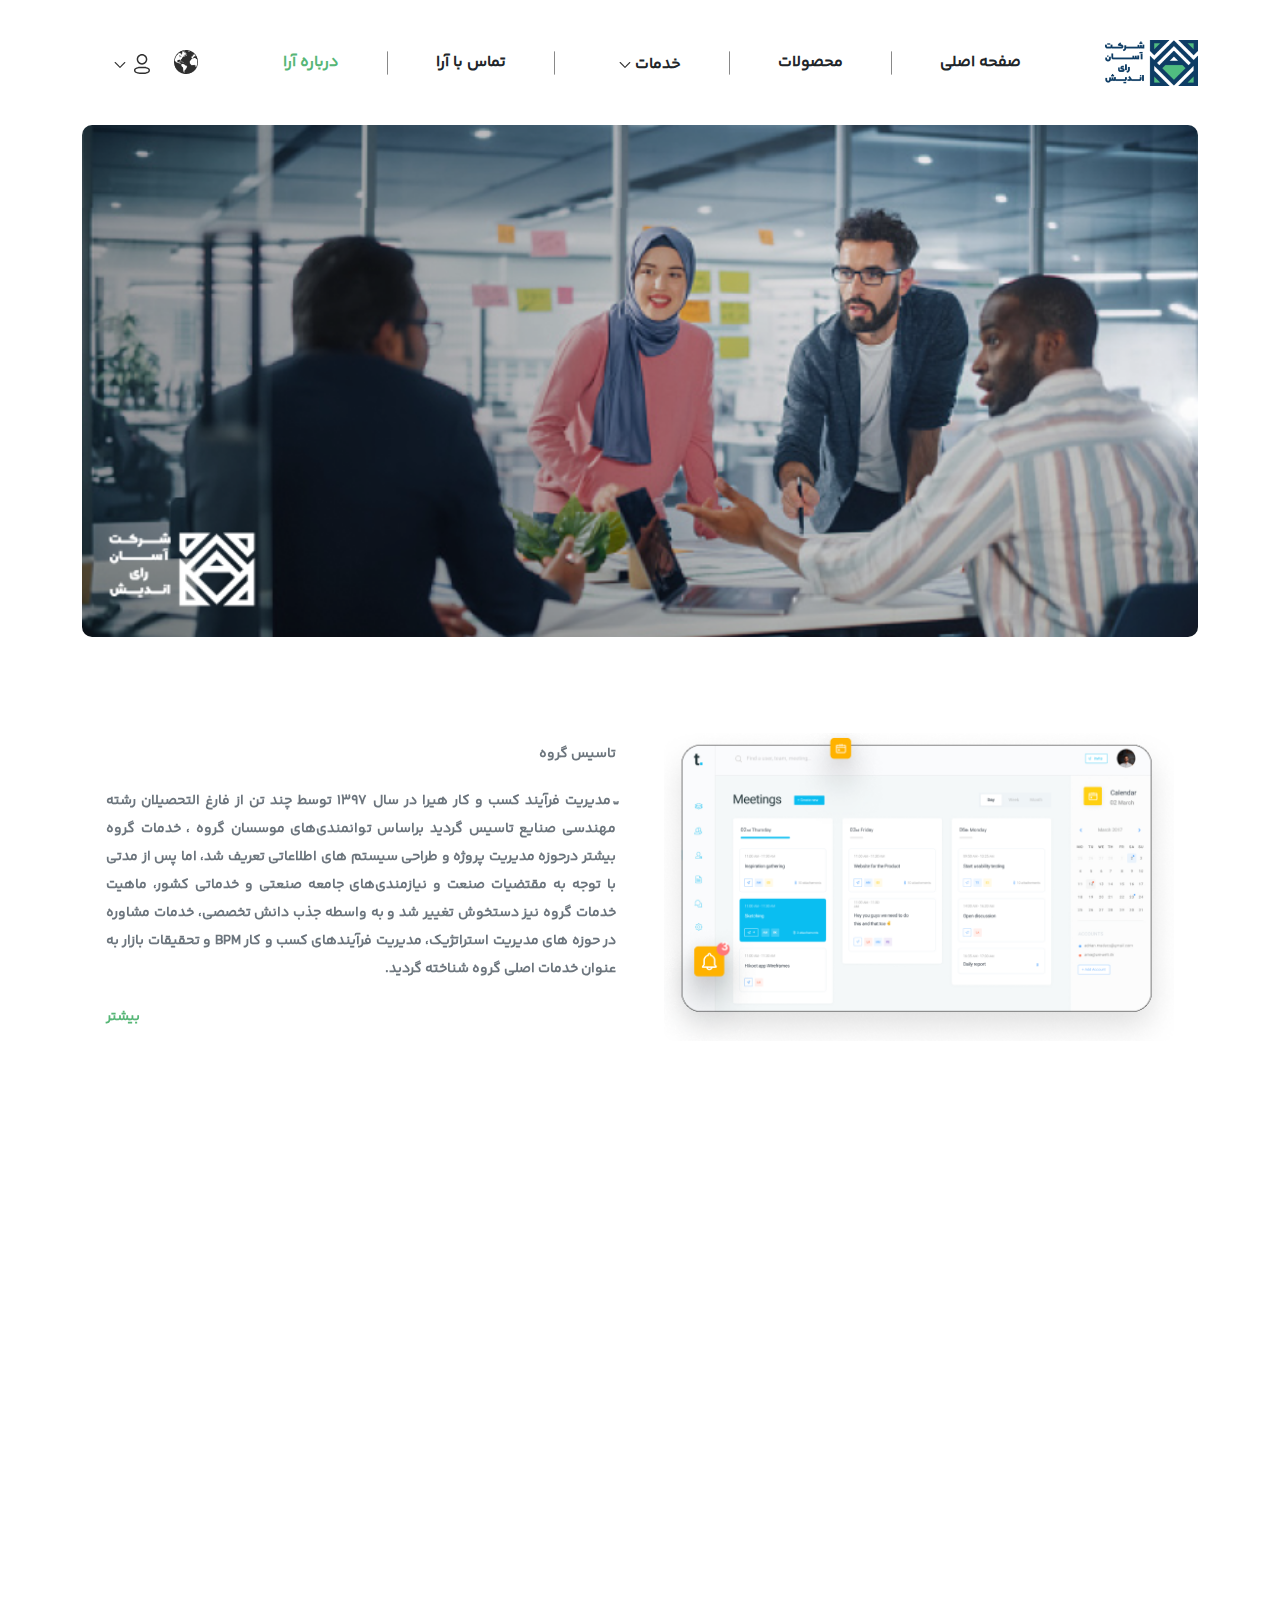
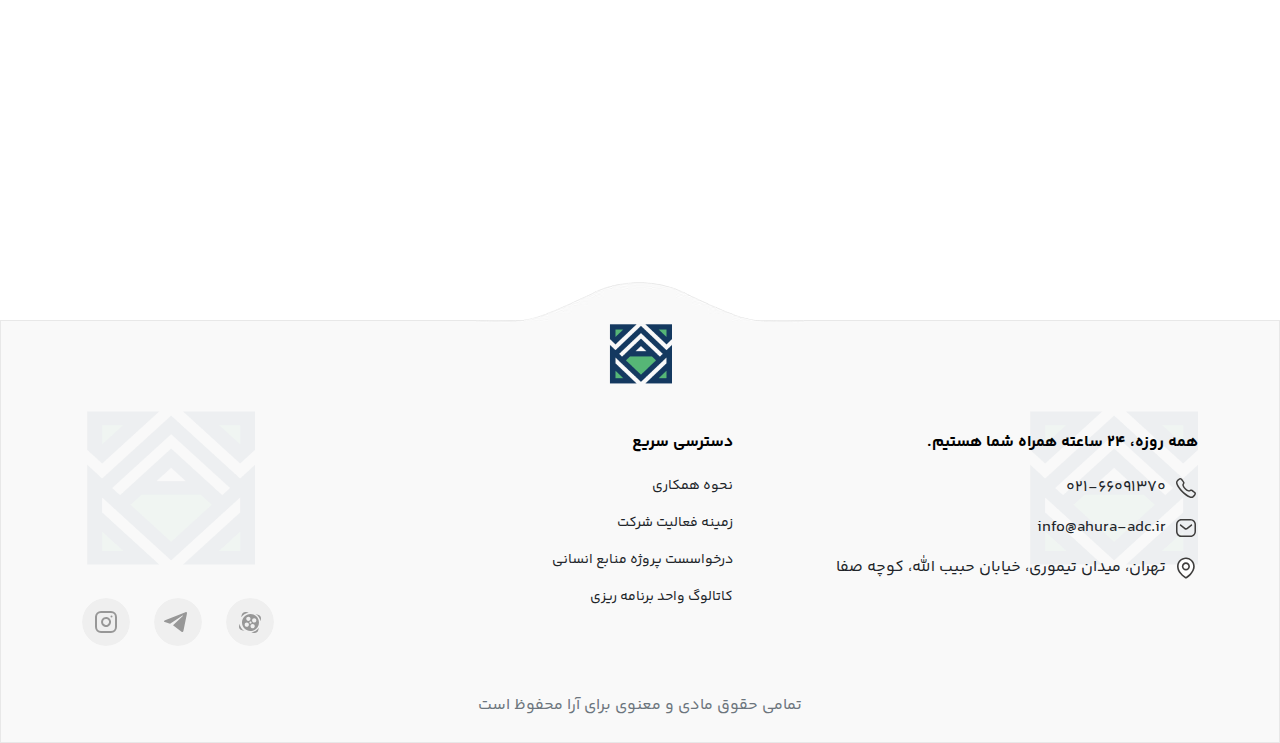
<file: about.html>
<!DOCTYPE html>
<html lang="fa" dir="rtl">

<head>
  <meta charset="UTF-8">
  <meta name="viewport" content="width=device-width, initial-scale=1.0">
  <link href="assets/css/bootstrap.min.css" rel="stylesheet">
  <link rel="stylesheet" href="assets/css/swiper-bundle.min.css" />
  <link rel='stylesheet' type='text/css' media='screen' href='assets/css/aos.css'>
  <link rel='stylesheet' type='text/css' media='screen' href='assets/css/styles.css'>
  <title>درباره ما</title>
</head>

<body>

  <!-- header -->

  <header>
    <div class="container">
      <!-- logo && menu && login -->
      <div class="d-flex align-items-center justify-content-between py-4">
        <div class="d-flex align-items-center gap-2">
          <div class="py-3 d-lg-none" data-bs-toggle="offcanvas" data-bs-target="#offcanvasExample"
            aria-controls="offcanvasExample">
            <svg xmlns="http://www.w3.org/2000/svg" width="32" height="32" fill="currentColor"
              class="bi bi-list cursor-pointer" viewBox="0 0 16 16">
              <path fill-rule="evenodd"
                d="M2.5 12a.5.5 0 0 1 .5-.5h10a.5.5 0 0 1 0 1H3a.5.5 0 0 1-.5-.5m0-4a.5.5 0 0 1 .5-.5h10a.5.5 0 0 1 0 1H3a.5.5 0 0 1-.5-.5m0-4a.5.5 0 0 1 .5-.5h10a.5.5 0 0 1 0 1H3a.5.5 0 0 1-.5-.5" />
            </svg>
          </div>
          <a class="d-block"><img alt="logo" src="assets/img/ara LOGO COLOR 3.png" class="img-fluid"></a>
        </div>
        <ul
          class="list-unstyled mb-0 pe-0 d-lg-flex d-none align-items-center justify-content-center gap-xl-5 gap-4 py-3 fw-bold">
          <li><a href="index.html" class="text-dark">صفحه اصلی</a></li>
          <svg width="1" height="24" viewBox="0 0 1 24" fill="none" xmlns="http://www.w3.org/2000/svg">
            <line x1="0.5" y1="0.386963" x2="0.499999" y2="23.6128" stroke="#898989" />
          </svg>
          <li><a href="products.html" class="text-dark">محصولات</a></li>
          <svg width="1" height="24" viewBox="0 0 1 24" fill="none" xmlns="http://www.w3.org/2000/svg">
            <line x1="0.5" y1="0.386963" x2="0.499999" y2="23.6128" stroke="#898989" />
          </svg>
          <li class="nav-item dropdown">
            <a class="nav-link dropdown-toggle text-dark px-0" href="#" role="button" data-bs-toggle="dropdown" aria-expanded="false">
              خدمات
            </a>
            <ul class="dropdown-menu text-end">
              <li><a class="dropdown-item d-flex align-items-center justify-content-between py-2" href="blog.html">
                <p class="mb-0 fs-14 fw-bold">مقالات</p>
                <svg width="20" height="20" viewBox="0 0 24 24" fill="none" xmlns="http://www.w3.org/2000/svg">
                  <path d="M16.8 6.0001L10.8 12.0001L16.8 18.0001L15.6 20.4001L7.19995 12.0001L15.6 3.6001L16.8 6.0001Z" fill="#4D4D4F"/>
                </svg>
              </a></li>
              <li><a class="dropdown-item d-flex align-items-center justify-content-between py-2" href="ticket-request.html">
                <p class="mb-0 fs-14 fw-bold">درخواست تیکت</p>
                <svg width="20" height="20" viewBox="0 0 24 24" fill="none" xmlns="http://www.w3.org/2000/svg">
                  <path d="M16.8 6.0001L10.8 12.0001L16.8 18.0001L15.6 20.4001L7.19995 12.0001L15.6 3.6001L16.8 6.0001Z" fill="#4D4D4F"/>
                </svg>
              </a></li>
            </ul>
          </li>
          <svg width="1" height="24" viewBox="0 0 1 24" fill="none" xmlns="http://www.w3.org/2000/svg">
            <line x1="0.5" y1="0.386963" x2="0.499999" y2="23.6128" stroke="#898989" />
          </svg>
          <li><a href="contact.html" class="text-dark">تماس با آرا</a></li>
          <svg width="1" height="24" viewBox="0 0 1 24" fill="none" xmlns="http://www.w3.org/2000/svg">
            <line x1="0.5" y1="0.386963" x2="0.499999" y2="23.6128" stroke="#898989" />
          </svg>
          <li><a href="about.html" class="text-dark active">درباره آرا</a></li>
        </ul>
        <div class="d-flex align-items-center gap-1">
          <a class="d-block">
            <img alt="world" src="assets/img/world.png" class="img-fluid">
          </a>
          <div class="nav-item dropdown">
            <a class="nav-link dropdown-toggle" href="#" role="button" data-bs-toggle="dropdown" aria-expanded="false">
              <svg xmlns="http://www.w3.org/2000/svg" width="24" height="24" viewBox="0 0 24 24" fill="none">
                <path fill-rule="evenodd" clip-rule="evenodd"
                  d="M12.0043 2C9.07027 2 6.69177 4.38864 6.69177 7.33517C6.69177 10.2817 9.07027 12.6703 12.0043 12.6703C14.9383 12.6703 17.3168 10.2817 17.3168 7.33517C17.3168 4.38864 14.9383 2 12.0043 2ZM12.0043 3.44767C14.1422 3.44767 15.8753 5.18816 15.8753 7.33517C15.8753 9.48218 14.1422 11.2227 12.0043 11.2227C9.8664 11.2227 8.13329 9.48218 8.13329 7.33517C8.13329 5.18816 9.8664 3.44767 12.0043 3.44767ZM9.83005 14.8209C9.05233 14.8749 8.26621 14.9859 7.4908 15.1521C5.99418 15.4604 4.79685 16.0763 4.28724 17.0999C4.09503 17.5002 3.99839 17.9288 4.00002 18.3627C3.99944 18.7935 4.0953 19.2227 4.28062 19.6153C4.76994 20.6271 5.8278 21.1997 7.25624 21.5171L7.51213 21.5705C8.26648 21.7407 9.05284 21.8553 9.84446 21.909C9.91189 21.9288 10.0726 21.9472 10.248 21.9561L10.3922 21.9615C10.4664 21.9633 10.5506 21.9637 10.676 21.9637C11.8138 22.0263 12.9934 22.0081 14.1675 21.9081C14.7932 21.8653 15.4231 21.7835 16.0477 21.6636L16.5151 21.5666C18.0576 21.2623 19.2126 20.6836 19.7186 19.6164C20.0937 18.8241 20.0937 17.9047 19.7188 17.1127C19.214 16.0483 18.0737 15.4744 16.5034 15.1509C15.8873 15.0194 15.2612 14.922 14.6307 14.8599L14.1697 14.8209C12.7259 14.6935 11.2738 14.6935 9.83005 14.8209ZM14.0436 16.263L14.0562 16.264C14.7799 16.3149 15.4991 16.4165 16.2087 16.568C17.3751 16.8083 18.1667 17.2067 18.4171 17.7348C18.6057 18.133 18.6057 18.5958 18.4169 18.9944C18.1829 19.4879 17.472 19.8691 16.4445 20.1021L16.2195 20.1498C15.496 20.3112 14.7791 20.4152 14.0576 20.4647C12.9379 20.5599 11.8249 20.5771 10.7148 20.5171L10.3212 20.5103C10.2119 20.5048 10.1198 20.4942 10.0345 20.4771C9.35872 20.4261 8.75066 20.3454 8.16027 20.2283L7.80775 20.1537C6.63771 19.9244 5.83915 19.5243 5.58024 18.989C5.48964 18.797 5.44125 18.5803 5.44154 18.3609C5.44073 18.1428 5.48848 17.931 5.58118 17.7379C5.83293 17.2324 6.67919 16.7971 7.78605 16.569C8.50073 16.4159 9.21962 16.3144 9.94294 16.264C11.316 16.143 12.6837 16.143 14.0436 16.263Z"
                  fill="#2F2F2F" />
              </svg>
            </a>
            <ul class="dropdown-menu text-end">
              <li><a class="dropdown-item" href="login.html">ورود</a></li>
              <li><a class="dropdown-item" href="signup.html">ثبت نام</a></li>
            </ul>
          </div>
        </div>
      </div>
      <!-- mobile menu -->
      <div class="offcanvas offcanvas-start d-lg-none" tabindex="-1" id="offcanvasExample"
        aria-labelledby="offcanvasExampleLabel">
        <div class="offcanvas-header">
          <button type="button" class="btn-close" data-bs-dismiss="offcanvas" aria-label="Close"></button>
        </div>
        <div class="offcanvas-body">
          <ul
            class="list-unstyled mb-0 pe-0 d-lg-flex flex-column align-items-center justify-content-center gap-lg-5 py-3 fw-bold">
            <li class="mb-4"><a href="index.html" class="text-dark">صفحه اصلی</a></li>
            <li class="mb-4"><a href="products.html" class="text-dark">محصولات</a></li>
            <li class="mb-4"><a href="blog.html" class="text-dark">مقالات</a></li>
            <li class="mb-4"><a href="ticket-request.html" class="text-dark">درخواست تیکت</a></li>
            <li class="mb-4"><a class="text-dark" href="contact.html">تماس با آرا</a></li>
            <li class="mb-4"><a class="text-dark active" href="about.html">درباره آرا</a></li>
          </ul>
        </div>
      </div>
    </div>
  </header>

  <!-- main -->

  <main>

    <!-- banner -->
    <section data-aos="fade-down">
      <div class="container">
        <img alt="banner" src="assets/img/aboutbanner.PNG" class="img-fluid w-100 rounded-10">
      </div>
    </section>

    <!-- about -->
    <section class="my-5 py-5">
      <div class="container pb-5 mb-5">
        <div class="row align-items-center g-5 mx-0">
          <div class="col-lg-6" data-aos="fade-up">
            <img alt="about" src="assets/img/about1.png" class="img-fluid rounded-10 w-100">
          </div>
          <div class="col-lg-6" data-aos="fade-down">
            <h6 class="fs-14 fw-bold text-secondary">تاسیس گروه</h6>
            <p class="text-secondary fw-bold fs-14 mt-4 text-justify lh-28">ّ
              مدیریت فرآیند کسب و کار هیرا در سال ۱۳۹۷ توسط چند تن از فارغ التحصیلان رشته مهندسی صنایع تاسیس گردید
              براساس توانمندی‌های موسسان گروه ، خدمات گروه بیشتر درحوزه مدیریت پروژه و طراحی سیستم های اطلاعاتی تعریف
              شد، اما پس از مدتی با توجه به مقتضیات صنعت و نیازمندی‌های جامعه صنعتی و خدماتی کشور، ماهیت خدمات گروه نیز
              دستخوش تغییر شد و به واسطه جذب دانش تخصصی، خدمات مشاوره در حوزه های مدیریت استراتژیک، مدیریت فرآیندهای کسب
              و کار BPM و تحقیقات بازار به عنوان خدمات اصلی گروه شناخته گردید.
            </p>
            <a class="fs-14 text-green fw-bold d-table me-auto mt-4">بیشتر</a>
          </div>
          <div class="col-12">
            <div class="row align-items-center g-5 mx-0">
              <div class="col-lg-6 order-1 order-lg-0" data-aos="fade-up">
                <h6 class="fs-14 fw-bold text-secondary">تاسیس گروه</h6>
                <p class="text-secondary fw-bold fs-14 mt-4 text-justify lh-28">ّ
                  مدیریت فرآیند کسب و کار هیرا در سال ۱۳۹۷ توسط چند تن از فارغ التحصیلان رشته مهندسی صنایع تاسیس گردید
                  براساس توانمندی‌های موسسان گروه ، خدمات گروه بیشتر درحوزه مدیریت پروژه و طراحی سیستم های اطلاعاتی تعریف
                  شد، اما پس از مدتی با توجه به مقتضیات صنعت و نیازمندی‌های جامعه صنعتی و خدماتی کشور، ماهیت خدمات گروه نیز
                  دستخوش تغییر شد و به واسطه جذب دانش تخصصی، خدمات مشاوره در حوزه های مدیریت استراتژیک، مدیریت فرآیندهای کسب
                  و کار BPM و تحقیقات بازار به عنوان خدمات اصلی گروه شناخته گردید.
                </p>
                <a class="fs-14 text-green fw-bold d-table me-auto mt-4">بیشتر</a>
              </div>
              <div class="col-lg-6 order-0 order-lg-1" data-aos="fade-down">
                <img alt="about" src="assets/img/about2.png" class="img-fluid rounded-10 w-100">
              </div>
            </div>
          </div>
          <div class="col-lg-6" data-aos="fade-up">
            <img alt="about" src="assets/img/about3.png" class="img-fluid rounded-10 w-100">
          </div>
          <div class="col-lg-6" data-aos="fade-down">
            <h6 class="fs-14 fw-bold text-secondary">تاسیس گروه</h6>
            <p class="text-secondary fw-bold fs-14 mt-4 text-justify lh-28">ّ
              مدیریت فرآیند کسب و کار هیرا در سال ۱۳۹۷ توسط چند تن از فارغ التحصیلان رشته مهندسی صنایع تاسیس گردید
              براساس توانمندی‌های موسسان گروه ، خدمات گروه بیشتر درحوزه مدیریت پروژه و طراحی سیستم های اطلاعاتی تعریف
              شد، اما پس از مدتی با توجه به مقتضیات صنعت و نیازمندی‌های جامعه صنعتی و خدماتی کشور، ماهیت خدمات گروه نیز
              دستخوش تغییر شد و به واسطه جذب دانش تخصصی، خدمات مشاوره در حوزه های مدیریت استراتژیک، مدیریت فرآیندهای کسب
              و کار BPM و تحقیقات بازار به عنوان خدمات اصلی گروه شناخته گردید.
            </p>
            <a class="fs-14 text-green fw-bold d-table me-auto mt-4">بیشتر</a>
          </div>
        </div>
      </div>
    </section>

  </main>

  <!-- footer -->
  <footer class="position-relative pb-4">
    <!-- wave -->
    <img alt="wave" src="assets/img/Union.png" class="img-fluid position-absolute">
    <!--  -->
    <div class="container">
      <a class="d-block mx-auto text-center"><img alt="logo" src="assets/img/ara LOGO COLOR 3 (2).png"
          class="img-fluid"></a>
      <div class="row mt-5 g-4 g-lg-0">
        <div class="col-lg-5">
          <div class="position-relative">
            <!-- bg -->
            <img alt="bg" src="assets/img/ara LOGO COLOR 4.png" class="img-fluid position-absolute -top-30">
            <!--  -->
            <h6 class="text-black font-bold">همه روزه، 24 ساعته همراه شما هستیم.</h6>
            <div class="mt-4 position-relative z-10">
              <a class="d-flex align-items-center gap-2 mb-3">
                <svg xmlns="http://www.w3.org/2000/svg" width="24" height="24" viewBox="0 0 24 24" fill="none">
                  <path fill-rule="evenodd" clip-rule="evenodd"
                    d="M6.47044 2.00173L6.49706 2.00344C7.02095 2.04687 7.47596 2.30722 7.89133 2.71305C8.68068 3.48398 10.3757 5.73367 10.5036 6.3459C10.6453 7.02891 10.4938 7.47252 10.0424 8.25724L9.93299 8.45064C9.72584 8.82898 9.69417 8.98521 9.75831 9.16409C10.7439 11.5763 12.4259 13.258 14.8106 14.232C15.0364 14.3138 15.2069 14.2669 15.6842 13.9931L15.9332 13.8522C16.6042 13.4842 17.0294 13.3679 17.6565 13.4985C18.2666 13.6263 20.5176 15.3224 21.2873 16.1108C21.6926 16.5257 21.9535 16.9816 21.999 17.5399C22.0469 18.8972 20.3908 20.8081 19.3805 21.3828C18.2316 22.2046 16.7737 22.191 15.139 21.4301C10.8641 19.6512 4.325 13.1539 2.58238 8.88432L2.47807 8.64549C1.81637 7.06399 1.83071 5.69766 2.58898 4.66758C3.28088 3.52176 5.14635 1.94049 6.47044 2.00173ZM6.38949 3.46415L6.30133 3.46867C5.62173 3.55895 4.25889 4.73225 3.80504 5.47852L3.72663 5.59519C3.33565 6.23222 3.38096 7.10705 3.92531 8.30487L4.02934 8.54839C5.78486 12.4884 11.8632 18.4824 15.7282 20.0913L15.9411 20.186C17.0594 20.66 17.9059 20.6389 18.5912 20.153L18.6419 20.1204C18.854 19.973 19.343 19.5287 19.7197 19.094C20.2488 18.4835 20.5485 17.9241 20.5388 17.6264C20.5282 17.499 20.4299 17.3273 20.2406 17.1334C19.6684 16.5474 17.5872 14.9793 17.3572 14.9311C17.1398 14.8858 16.9612 14.9466 16.4731 15.2275L16.2275 15.3654C15.5083 15.7533 15.0013 15.8575 14.285 15.5975C11.509 14.4644 9.53819 12.494 8.39315 9.68999C8.12193 8.94028 8.26793 8.40985 8.73958 7.58781L8.85195 7.3901C9.06621 7.00323 9.11156 6.83909 9.07119 6.64438C9.02285 6.41311 7.45576 4.33319 6.86895 3.76006C6.67463 3.5702 6.50389 3.47251 6.3761 3.46191L6.38949 3.46415Z"
                    fill="#3F3E3D" />
                </svg>
                <p class="mb-0 text-dark">021-66091370</p>
              </a>
              <a class="d-flex align-items-center gap-2 mb-3">
                <svg xmlns="http://www.w3.org/2000/svg" width="24" height="24" viewBox="0 0 24 24" fill="none">
                  <path fill-rule="evenodd" clip-rule="evenodd"
                    d="M16.5253 3.00005L7.45615 3C4.28662 3 1.99997 5.56151 1.99997 8.85897V15.141C1.99997 18.4385 4.28662 21 7.45615 21H16.5168C18.0392 20.9829 19.4802 20.3421 20.5125 19.2266C21.5449 18.111 22.0786 16.6183 21.9893 15.0959L21.9906 8.85897C22.0786 7.38171 21.5449 5.88895 20.5125 4.77344C19.4802 3.65794 18.0392 3.01705 16.5253 3.00005ZM7.45629 4.52837L16.5085 4.52832C17.6074 4.54066 18.6533 5.00586 19.4027 5.81557C20.1521 6.62527 20.5394 7.70881 20.4746 8.81383L20.4733 15.141C20.5394 16.2911 20.1521 17.3746 19.4027 18.1843C18.6533 18.994 17.6074 19.4592 16.5085 19.4716L7.45629 19.4715C5.1629 19.4715 3.51755 17.6284 3.51755 15.141V8.85891C3.51755 6.37149 5.1629 4.52837 7.45629 4.52837ZM18.024 8.6382C17.7622 8.3087 17.2847 8.25539 16.9576 8.51914L12.8583 11.8241L12.7408 11.9067C12.2575 12.2094 11.6228 12.1814 11.1598 11.818L7.03058 8.51715L6.93764 8.45344C6.61737 8.26711 6.20142 8.34015 5.96462 8.64069C5.70413 8.9713 5.75905 9.452 6.08727 9.71437L10.2217 13.0193L10.383 13.1374C11.4231 13.8457 12.8014 13.8066 13.7988 13.0235L17.9058 9.71239L17.9882 9.63535C18.24 9.36245 18.2621 8.93776 18.024 8.6382Z"
                    fill="#3F3E3D" />
                </svg>
                <p class="mb-0 text-dark">info@ahura-adc.ir</p>
              </a>
              <a class="d-flex align-items-center gap-2">
                <svg width="24" height="24" viewBox="0 0 24 24" fill="none" xmlns="http://www.w3.org/2000/svg">
                  <path
                    d="M11.9188 1.50054C7.10124 1.4841 3.1662 5.33442 3.00893 10.1539L3.00409 10.4531C3.08416 12.8154 3.88427 15.0672 5.29349 16.9225L5.62445 17.3564C6.96957 19.0745 8.56808 20.5825 10.3629 21.8255L10.7951 22.1177L10.8582 22.1675C11.4733 22.6115 12.304 22.6115 12.9192 22.1675L12.9845 22.1135L12.9591 22.1323C14.3881 21.2027 15.7057 20.1097 16.8855 18.8752C19.2772 16.332 20.7187 13.4823 20.7731 10.5882L20.7733 10.4808C20.7896 5.62902 16.9685 1.66394 12.1855 1.50541L11.9188 1.50054Z"
                    fill="#3F3E3D" />
                  <path
                    d="M11.9123 3.11572C15.8433 3.12925 19.035 6.29139 19.1535 10.2293L19.1568 10.5765C19.1113 12.9969 17.8525 15.4907 15.7231 17.7602C14.6373 18.8988 13.4198 19.9109 12.0994 20.7718L12.0114 20.8384C11.9403 20.9005 11.8348 20.9005 11.7637 20.8384L11.6782 20.7734C9.71119 19.4804 7.9848 17.848 6.57802 15.9508C5.44487 14.4557 4.77339 12.6679 4.63824 10.803L4.61838 10.4291C4.63173 6.46191 7.76295 3.23881 11.6624 3.11912L11.9123 3.11572Z"
                    fill="white" />
                  <path
                    d="M11.8892 6.34619C9.65882 6.34619 7.85074 8.15427 7.85074 10.3847C7.85074 12.615 9.65882 14.4231 11.8892 14.4231C14.1196 14.4231 15.9277 12.615 15.9277 10.3847C15.9277 8.15427 14.1196 6.34619 11.8892 6.34619Z"
                    fill="#3F3E3D" />
                  <path
                    d="M11.8879 7.96191C13.2261 7.96191 14.311 9.04676 14.311 10.385C14.311 11.7232 13.2261 12.8081 11.8879 12.8081C10.5497 12.8081 9.46484 11.7232 9.46484 10.385C9.46484 9.04676 10.5497 7.96191 11.8879 7.96191Z"
                    fill="white" />
                </svg>
                <p class="mb-0 text-dark">تهران، میدان تیموری، خیابان حبیب الله، کوچه صفا</p>
              </a>
            </div>
          </div>
        </div>
        <div class="col-lg-3">
          <div>
            <h6 class="text-black font-bold">دسترسی سریع</h6>
            <div class="mt-4 fs-14">
              <a class="d-flex align-items-center gap-2 mb-3">
                <p class="mb-0 text-dark">نحوه همکاری</p>
              </a>
              <a class="d-flex align-items-center gap-2 mb-3">
                <p class="mb-0 text-dark">زمینه فعالیت شرکت</p>
              </a>
              <a class="d-flex align-items-center gap-2 mb-3">
                <p class="mb-0 text-dark">درخواسست پروژه منابع انسانی</p>
              </a>
              <a class="d-flex align-items-center gap-2">
                <p class="mb-0 text-dark">کاتالوگ واحد برنامه ریزی</p>
              </a>
            </div>
          </div>
        </div>
        <div class="col-lg-4">
          <div>
            <img alt="bg" src="assets/img/ara LOGO COLOR 4.png"
              class="img-fluid me-lg-auto d-block position-relative -top-30 mt-4 mt-lg-0">
            <div class="d-flex socials align-items-center justify-content-lg-end gap-4">
              <a>
                <svg class="rounded-circle transition" xmlns="http://www.w3.org/2000/svg" width="48" height="48"
                  viewBox="0 0 48 48" fill="none">
                  <rect width="48" height="48" rx="24" fill="#EFEFEF" />
                  <path
                    d="M22.7732 14.6278L20.275 14.0895C18.2371 13.6502 16.2126 14.8709 15.7523 16.8162L15.1832 19.2207C16.8228 16.7355 19.5751 14.9881 22.7732 14.6278ZM13.6577 25.671L13.0938 28.0556C12.6335 30.0009 13.9124 31.9335 15.9503 32.3728L18.4693 32.916C15.8658 31.3504 14.0351 28.7238 13.6577 25.671ZM32.0497 16.6272L29.5307 16.084C32.1342 17.649 33.9649 20.2762 34.3423 23.3284L34.9062 20.9438C35.3665 18.9996 34.0876 17.0665 32.0497 16.6272ZM25.2268 34.3722L27.725 34.9105C29.7629 35.3498 31.7874 34.1291 32.2477 32.1838L32.8168 29.7793C31.1772 32.2645 28.4249 34.0119 25.2268 34.3722Z"
                    fill="#979797" />
                  <path
                    d="M24.5 16C19.8053 16 16 19.8053 16 24.5C16 29.1947 19.8053 33 24.5 33C29.1947 33 33 29.1947 33 24.5C33 19.8053 29.1947 16 24.5 16ZM22.375 18.6562C23.5485 18.6562 24.5 19.6077 24.5 20.7812C24.5 21.9548 23.5485 22.9062 22.375 22.9062C21.2015 22.9062 20.25 21.9548 20.25 20.7812C20.25 19.6077 21.2015 18.6562 22.375 18.6562ZM20.7812 28.75C19.6077 28.75 18.6562 27.7985 18.6562 26.625C18.6562 25.4515 19.6077 24.5 20.7812 24.5C21.9548 24.5 22.9062 25.4515 22.9062 26.625C22.9062 27.7985 21.9548 28.75 20.7812 28.75ZM23.4375 24.5C23.4375 23.913 23.913 23.4375 24.5 23.4375C25.087 23.4375 25.5625 23.913 25.5625 24.5C25.5625 25.087 25.087 25.5625 24.5 25.5625C23.913 25.5625 23.4375 25.087 23.4375 24.5ZM26.625 30.3438C25.4515 30.3438 24.5 29.3923 24.5 28.2188C24.5 27.0452 25.4515 26.0938 26.625 26.0938C27.7985 26.0938 28.75 27.0452 28.75 28.2188C28.75 29.3923 27.7985 30.3438 26.625 30.3438ZM28.2188 24.5C27.0452 24.5 26.0938 23.5485 26.0938 22.375C26.0938 21.2015 27.0452 20.25 28.2188 20.25C29.3923 20.25 30.3438 21.2015 30.3438 22.375C30.3438 23.5485 29.3923 24.5 28.2188 24.5Z"
                    fill="#979797" />
                </svg>
              </a>
              <a>
                <svg class="rounded-circle transition" xmlns="http://www.w3.org/2000/svg" width="48" height="48"
                  viewBox="0 0 48 48" fill="none">
                  <rect width="48" height="48" rx="24" fill="#EFEFEF" />
                  <path
                    d="M19.0104 27.1987L27.5341 33.7276C28.5068 34.284 29.2087 33.9958 29.451 32.7914L32.9206 15.8407C33.2758 14.3642 32.3778 13.6943 31.4471 14.1323L11.0738 22.2769C9.68315 22.8552 9.69144 23.6596 10.8204 24.0179L16.0486 25.7098L28.1526 17.793C28.724 17.4337 29.2485 17.6267 28.8181 18.0229"
                    fill="#979797" />
                </svg>
              </a>
              <a>
                <svg class="rounded-circle transition" width="48" height="48" viewBox="0 0 48 48" fill="none"
                  xmlns="http://www.w3.org/2000/svg">
                  <rect width="48" height="48" rx="24" fill="#EFEFEF" />
                  <path
                    d="M29 14H19C16.2386 14 14 16.2386 14 19V29C14 31.7614 16.2386 34 19 34H29C31.7614 34 34 31.7614 34 29V19C34 16.2386 31.7614 14 29 14Z"
                    stroke="#979797" stroke-width="2" stroke-linecap="round" stroke-linejoin="round" />
                  <path
                    d="M28 23.3701C28.1234 24.2023 27.9813 25.0523 27.5938 25.7991C27.2063 26.5459 26.5932 27.1515 25.8416 27.5297C25.0901 27.908 24.2385 28.0397 23.4078 27.906C22.5771 27.7723 21.8098 27.3801 21.2149 26.7852C20.6199 26.1903 20.2277 25.4229 20.0941 24.5923C19.9604 23.7616 20.0921 22.91 20.4703 22.1584C20.8486 21.4069 21.4542 20.7938 22.201 20.4063C22.9478 20.0188 23.7978 19.8766 24.63 20.0001C25.4789 20.1259 26.2649 20.5215 26.8717 21.1284C27.4785 21.7352 27.8741 22.5211 28 23.3701Z"
                    stroke="#979797" stroke-width="2" stroke-linecap="round" stroke-linejoin="round" />
                  <path d="M29.5 18.5H29.51" stroke="#979797" stroke-width="2" stroke-linecap="round"
                    stroke-linejoin="round" />
                </svg>
              </a>
            </div>
          </div>
        </div>
      </div>
      <p class="mb-0 text-center text-muted mt-5">تمامی حقوق مادی و معنوی برای <a>آرا</a> محفوظ است</p>
    </div>
  </footer>

  <!-- Swiper JS -->
  <script src="assets/js/bootstrap.bundle.min.js"></script>
  <script src="assets/js/swiper-bundle.min.js"></script>
  <script src="assets/js/aos.js"></script>
  <script src="assets/js/scripts.js"></script>
</body>

</html>
</file>
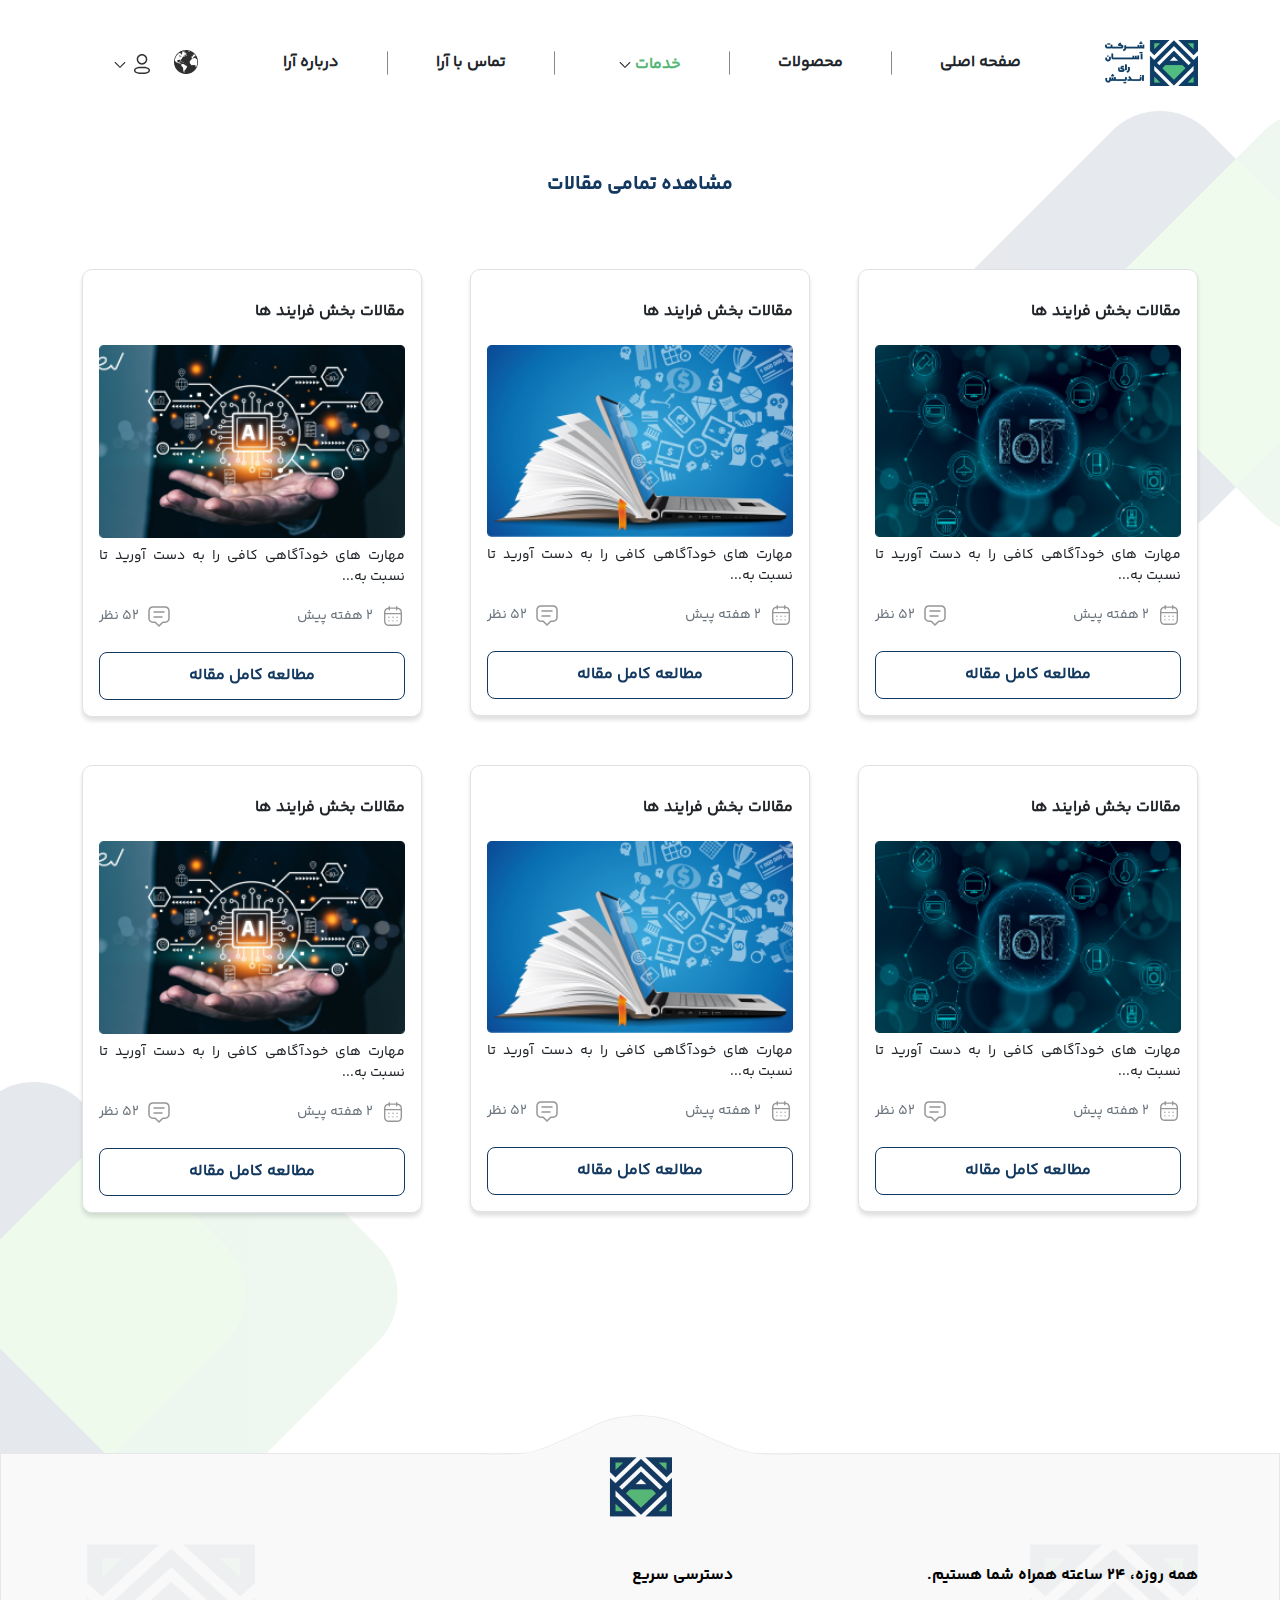
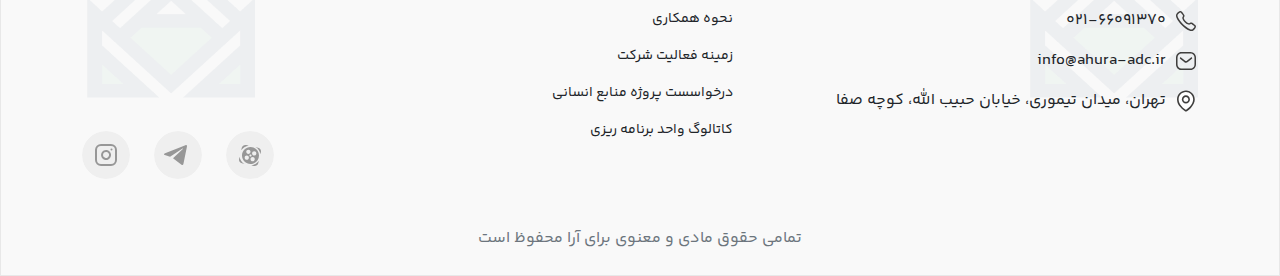
<file: blog.html>
<!DOCTYPE html>
<html lang="fa" dir="rtl">

<head>
  <meta charset="UTF-8">
  <meta name="viewport" content="width=device-width, initial-scale=1.0">
  <link href="assets/css/bootstrap.min.css" rel="stylesheet">
  <link rel="stylesheet" href="assets/css/swiper-bundle.min.css" />
  <link rel='stylesheet' type='text/css' media='screen' href='assets/css/aos.css'>
  <link rel='stylesheet' type='text/css' media='screen' href='assets/css/styles.css'>
  <title>لیست بلاگ</title>
</head>

<body>

  <!-- header -->

  <header>
    <div class="container">
      <!-- logo && menu && login -->
      <div class="d-flex align-items-center justify-content-between py-4">
        <div class="d-flex align-items-center gap-2">
          <div class="py-3 d-lg-none" data-bs-toggle="offcanvas" data-bs-target="#offcanvasExample"
            aria-controls="offcanvasExample">
            <svg xmlns="http://www.w3.org/2000/svg" width="32" height="32" fill="currentColor"
              class="bi bi-list cursor-pointer" viewBox="0 0 16 16">
              <path fill-rule="evenodd"
                d="M2.5 12a.5.5 0 0 1 .5-.5h10a.5.5 0 0 1 0 1H3a.5.5 0 0 1-.5-.5m0-4a.5.5 0 0 1 .5-.5h10a.5.5 0 0 1 0 1H3a.5.5 0 0 1-.5-.5m0-4a.5.5 0 0 1 .5-.5h10a.5.5 0 0 1 0 1H3a.5.5 0 0 1-.5-.5" />
            </svg>
          </div>
          <a class="d-block"><img alt="logo" src="assets/img/ara LOGO COLOR 3.png" class="img-fluid"></a>
        </div>
        <ul
          class="list-unstyled mb-0 pe-0 d-lg-flex d-none align-items-center justify-content-center gap-xl-5 gap-4 py-3 fw-bold">
          <li><a href="index.html" class="text-dark">صفحه اصلی</a></li>
          <svg width="1" height="24" viewBox="0 0 1 24" fill="none" xmlns="http://www.w3.org/2000/svg">
            <line x1="0.5" y1="0.386963" x2="0.499999" y2="23.6128" stroke="#898989" />
          </svg>
          <li><a href="products.html" class="text-dark">محصولات</a></li>
          <svg width="1" height="24" viewBox="0 0 1 24" fill="none" xmlns="http://www.w3.org/2000/svg">
            <line x1="0.5" y1="0.386963" x2="0.499999" y2="23.6128" stroke="#898989" />
          </svg>
          <li class="nav-item dropdown">
            <a class="nav-link dropdown-toggle text-dark px-0 active" href="#" role="button" data-bs-toggle="dropdown" aria-expanded="false">
              خدمات
            </a>
            <ul class="dropdown-menu text-end">
              <li><a class="dropdown-item d-flex align-items-center justify-content-between py-2" href="blog.html">
                <p class="mb-0 fs-14 fw-bold">مقالات</p>
                <svg width="20" height="20" viewBox="0 0 24 24" fill="none" xmlns="http://www.w3.org/2000/svg">
                  <path d="M16.8 6.0001L10.8 12.0001L16.8 18.0001L15.6 20.4001L7.19995 12.0001L15.6 3.6001L16.8 6.0001Z" fill="#4D4D4F"/>
                </svg>
              </a></li>
              <li><a class="dropdown-item d-flex align-items-center justify-content-between py-2" href="ticket-request.html">
                <p class="mb-0 fs-14 fw-bold">درخواست تیکت</p>
                <svg width="20" height="20" viewBox="0 0 24 24" fill="none" xmlns="http://www.w3.org/2000/svg">
                  <path d="M16.8 6.0001L10.8 12.0001L16.8 18.0001L15.6 20.4001L7.19995 12.0001L15.6 3.6001L16.8 6.0001Z" fill="#4D4D4F"/>
                </svg>
              </a></li>
            </ul>
          </li>
          <svg width="1" height="24" viewBox="0 0 1 24" fill="none" xmlns="http://www.w3.org/2000/svg">
            <line x1="0.5" y1="0.386963" x2="0.499999" y2="23.6128" stroke="#898989" />
          </svg>
          <li><a href="contact.html" class="text-dark">تماس با آرا</a></li>
          <svg width="1" height="24" viewBox="0 0 1 24" fill="none" xmlns="http://www.w3.org/2000/svg">
            <line x1="0.5" y1="0.386963" x2="0.499999" y2="23.6128" stroke="#898989" />
          </svg>
          <li><a href="about.html" class="text-dark">درباره آرا</a></li>
        </ul>
        <div class="d-flex align-items-center gap-1">
          <a class="d-block">
            <img alt="world" src="assets/img/world.png" class="img-fluid">
          </a>
          <div class="nav-item dropdown">
            <a class="nav-link dropdown-toggle" href="#" role="button" data-bs-toggle="dropdown" aria-expanded="false">
              <svg xmlns="http://www.w3.org/2000/svg" width="24" height="24" viewBox="0 0 24 24" fill="none">
                <path fill-rule="evenodd" clip-rule="evenodd"
                  d="M12.0043 2C9.07027 2 6.69177 4.38864 6.69177 7.33517C6.69177 10.2817 9.07027 12.6703 12.0043 12.6703C14.9383 12.6703 17.3168 10.2817 17.3168 7.33517C17.3168 4.38864 14.9383 2 12.0043 2ZM12.0043 3.44767C14.1422 3.44767 15.8753 5.18816 15.8753 7.33517C15.8753 9.48218 14.1422 11.2227 12.0043 11.2227C9.8664 11.2227 8.13329 9.48218 8.13329 7.33517C8.13329 5.18816 9.8664 3.44767 12.0043 3.44767ZM9.83005 14.8209C9.05233 14.8749 8.26621 14.9859 7.4908 15.1521C5.99418 15.4604 4.79685 16.0763 4.28724 17.0999C4.09503 17.5002 3.99839 17.9288 4.00002 18.3627C3.99944 18.7935 4.0953 19.2227 4.28062 19.6153C4.76994 20.6271 5.8278 21.1997 7.25624 21.5171L7.51213 21.5705C8.26648 21.7407 9.05284 21.8553 9.84446 21.909C9.91189 21.9288 10.0726 21.9472 10.248 21.9561L10.3922 21.9615C10.4664 21.9633 10.5506 21.9637 10.676 21.9637C11.8138 22.0263 12.9934 22.0081 14.1675 21.9081C14.7932 21.8653 15.4231 21.7835 16.0477 21.6636L16.5151 21.5666C18.0576 21.2623 19.2126 20.6836 19.7186 19.6164C20.0937 18.8241 20.0937 17.9047 19.7188 17.1127C19.214 16.0483 18.0737 15.4744 16.5034 15.1509C15.8873 15.0194 15.2612 14.922 14.6307 14.8599L14.1697 14.8209C12.7259 14.6935 11.2738 14.6935 9.83005 14.8209ZM14.0436 16.263L14.0562 16.264C14.7799 16.3149 15.4991 16.4165 16.2087 16.568C17.3751 16.8083 18.1667 17.2067 18.4171 17.7348C18.6057 18.133 18.6057 18.5958 18.4169 18.9944C18.1829 19.4879 17.472 19.8691 16.4445 20.1021L16.2195 20.1498C15.496 20.3112 14.7791 20.4152 14.0576 20.4647C12.9379 20.5599 11.8249 20.5771 10.7148 20.5171L10.3212 20.5103C10.2119 20.5048 10.1198 20.4942 10.0345 20.4771C9.35872 20.4261 8.75066 20.3454 8.16027 20.2283L7.80775 20.1537C6.63771 19.9244 5.83915 19.5243 5.58024 18.989C5.48964 18.797 5.44125 18.5803 5.44154 18.3609C5.44073 18.1428 5.48848 17.931 5.58118 17.7379C5.83293 17.2324 6.67919 16.7971 7.78605 16.569C8.50073 16.4159 9.21962 16.3144 9.94294 16.264C11.316 16.143 12.6837 16.143 14.0436 16.263Z"
                  fill="#2F2F2F" />
              </svg>
            </a>
            <ul class="dropdown-menu text-end">
              <li><a class="dropdown-item" href="login.html">ورود</a></li>
              <li><a class="dropdown-item" href="signup.html">ثبت نام</a></li>
            </ul>
          </div>
        </div>
      </div>
      <!-- mobile menu -->
      <div class="offcanvas offcanvas-start d-lg-none" tabindex="-1" id="offcanvasExample"
        aria-labelledby="offcanvasExampleLabel">
        <div class="offcanvas-header">
          <button type="button" class="btn-close" data-bs-dismiss="offcanvas" aria-label="Close"></button>
        </div>
        <div class="offcanvas-body">
          <ul
            class="list-unstyled mb-0 pe-0 d-lg-flex flex-column align-items-center justify-content-center gap-lg-5 py-3 fw-bold">
            <li class="mb-4"><a href="index.html" class="text-dark">صفحه اصلی</a></li>
            <li class="mb-4"><a href="products.html" class="text-dark">محصولات</a></li>
            <li class="mb-4"><a href="blog.html" class="text-dark active">مقالات</a></li>
            <li class="mb-4"><a href="ticket-request.html" class="text-dark">درخواست تیکت</a></li>
            <li class="mb-4"><a class="text-dark" href="contact.html">تماس با آرا</a></li>
            <li class="mb-4"><a class="text-dark" href="about.html">درباره آرا</a></li>
          </ul>
        </div>
      </div>
    </div>
  </header>

  <!-- main -->

  <main class="position-relative pb-5">

    <!-- shape -->
    <svg class="position-absolute start-0 -bottom-81" width="426" height="480" viewBox="0 0 426 480" fill="none"
      xmlns="http://www.w3.org/2000/svg">
      <g opacity="0.1">
        <path
          d="M-14 48C12.5097 21.4903 55.4903 21.4903 82 48L226 192C252.51 218.51 252.51 261.49 226 288L82 432C55.4903 458.51 12.5097 458.51 -14 432L-158 288C-184.51 261.49 -184.51 218.51 -158 192L-14 48Z"
          fill="#112853" />
        <path
          d="M137.753 48C164.263 21.4903 207.243 21.4903 233.753 48L377.753 192C404.263 218.51 404.263 261.49 377.753 288L233.753 432C207.243 458.51 164.263 458.51 137.753 432L-6.24707 288C-32.7567 261.49 -32.7568 218.51 -6.24708 192L137.753 48Z"
          fill="#56B676" />
        <path fill-rule="evenodd" clip-rule="evenodd"
          d="M109.876 75.8765L226 192C252.51 218.51 252.51 261.49 226 288L109.876 404.124L-6.24713 288C-32.7568 261.49 -32.7568 218.51 -6.24715 192L109.876 75.8765Z"
          fill="#64E04F" />
      </g>
    </svg>

    <!-- blog -->
    <section class="my-5 pb-5 position-relative" data-aos="fade-down">
      <!-- shape -->
      <svg class="position-absolute end-0 -top-90 -z-1" width="360" height="480" viewBox="0 0 360 480" fill="none"
        xmlns="http://www.w3.org/2000/svg">
        <g opacity="0.1">
          <path
            d="M192 48C218.51 21.4903 261.49 21.4903 288 48L432 192C458.51 218.51 458.51 261.49 432 288L288 432C261.49 458.51 218.51 458.51 192 432L48 288C21.4903 261.49 21.4903 218.51 48 192L192 48Z"
            fill="#112853" />
          <path
            d="M343.753 48C370.263 21.4903 413.243 21.4903 439.753 48L583.753 192C610.263 218.51 610.263 261.49 583.753 288L439.753 432C413.243 458.51 370.263 458.51 343.753 432L199.753 288C173.243 261.49 173.243 218.51 199.753 192L343.753 48Z"
            fill="#56B676" />
          <path fill-rule="evenodd" clip-rule="evenodd"
            d="M315.877 75.8765L432 192C458.51 218.51 458.51 261.49 432 288L315.877 404.124L199.753 288C173.243 261.49 173.243 218.51 199.753 192L315.877 75.8765Z"
            fill="#64E04F" />
        </g>
      </svg>
      <!--  -->
      <div class="container mb-5 pb-5">
        <h5 class="text-center font-bold text-main ">مشاهده تمامی مقالات</h5>
        <div class="row g-5 mt-4">
          <div class="col-lg-4 col-md-6">
            <div class="bg-white rounded-10 shadow-blog border p-3">
              <h6 class="text-dark fw-bold mt-3">مقالات بخش فرایند ها</h6>
              <img alt="blog" src="assets/img/blog1.png" class="w-100 img-fluid rounded-4 mt-3">
              <p class="mb-0 fs-14 text-dark text-justify mt-2">مهارت های خودآگاهی کافی را به دست آورید تا نسبت به...
              </p>
              <div class="d-flex align-items-center justify-content-between mt-3 mb-4">
                <div class="d-flex align-items-center gap-2">
                  <svg xmlns="http://www.w3.org/2000/svg" width="24" height="24" viewBox="0 0 24 24" fill="none">
                    <path fill-rule="evenodd" clip-rule="evenodd"
                      d="M16.4174 2.603C16.3715 2.26247 16.0819 2 15.7314 2C15.349 2 15.0391 2.31236 15.0391 2.69767V3.46877H8.96859V2.69767L8.96227 2.603C8.91643 2.26247 8.62678 2 8.27629 2C7.89394 2 7.58398 2.31236 7.58398 2.69767V3.48606C4.74674 3.68129 3 5.51951 3 8.48554V16.9038C3 20.087 4.95834 21.9998 8.09625 21.9998H15.9036C19.0453 21.9998 20.9999 20.119 20.9999 16.9742V8.48554C21.009 5.51818 19.2675 3.6804 16.4237 3.48593V2.69767L16.4174 2.603ZM15.0391 4.86428V5.75886L15.0454 5.85354C15.0912 6.19407 15.3809 6.45654 15.7314 6.45654C16.1137 6.45654 16.4237 6.14418 16.4237 5.75886V4.88478C18.4931 5.05644 19.6221 6.30216 19.6155 8.48356V8.88281H4.38477V8.4857C4.38477 6.30606 5.51952 5.05777 7.58398 4.88501V5.75886L7.5903 5.85354C7.63615 6.19407 7.9258 6.45654 8.27629 6.45654C8.65864 6.45654 8.96859 6.14418 8.96859 5.75886V4.86428H15.0391ZM4.38477 10.2782V16.904C4.38477 19.3066 5.71367 20.6046 8.09641 20.6046H15.9038C18.2947 20.6046 19.6155 19.3337 19.6155 16.9743L19.6155 10.2782H4.38477ZM16.8014 13.2211C16.8014 12.8358 16.4914 12.5234 16.1091 12.5234L16.0066 12.5298C15.6687 12.576 15.4082 12.8679 15.4082 13.2211C15.4082 13.6064 15.7182 13.9188 16.1091 13.9188L16.203 13.9124C16.5409 13.8662 16.8014 13.5743 16.8014 13.2211ZM12.0134 12.5234C12.3957 12.5234 12.7057 12.8358 12.7057 13.2211C12.7057 13.5743 12.4452 13.8662 12.1073 13.9124L12.0134 13.9188C11.6225 13.9188 11.3125 13.6064 11.3125 13.2211C11.3125 12.8679 11.573 12.576 11.9109 12.5298L12.0134 12.5234ZM8.60019 13.2211C8.60019 12.8358 8.29024 12.5234 7.90789 12.5234L7.80539 12.5298C7.46748 12.576 7.20703 12.8679 7.20703 13.2211C7.20703 13.6064 7.51699 13.9188 7.89934 13.9188L8.00183 13.9124C8.33974 13.8662 8.60019 13.5743 8.60019 13.2211ZM16.1091 16.1406C16.4914 16.1406 16.8014 16.453 16.8014 16.8383C16.8014 17.1915 16.5409 17.4834 16.203 17.5296L16.1091 17.536C15.7182 17.536 15.4082 17.2236 15.4082 16.8383C15.4082 16.4851 15.6687 16.1932 16.0066 16.147L16.1091 16.1406ZM12.7057 16.8383C12.7057 16.453 12.3957 16.1406 12.0134 16.1406L11.9109 16.147C11.573 16.1932 11.3125 16.4851 11.3125 16.8383C11.3125 17.2236 11.6225 17.536 12.0134 17.536L12.1073 17.5296C12.4452 17.4834 12.7057 17.1915 12.7057 16.8383ZM7.90789 16.1406C8.29024 16.1406 8.60019 16.453 8.60019 16.8383C8.60019 17.1915 8.33974 17.4834 8.00183 17.5296L7.89934 17.536C7.51699 17.536 7.20703 17.2236 7.20703 16.8383C7.20703 16.4851 7.46748 16.1932 7.80539 16.147L7.90789 16.1406Z"
                      fill="#979797" />
                  </svg>
                  <p class="mb-0 text-muted fs-14">2 هفته پیش</p>
                </div>
                <div class="d-flex align-items-center gap-2">
                  <svg width="24" height="24" viewBox="0 0 24 24" fill="none" xmlns="http://www.w3.org/2000/svg">
                    <g clip-path="url(#clip0_1_199)">
                      <path
                        d="M12 22L8.25 18.2H5.75C4.75544 18.2 3.80161 17.7996 3.09835 17.087C2.39509 16.3744 2 15.4078 2 14.4V6.8C2 5.79218 2.39509 4.82563 3.09835 4.11299C3.80161 3.40036 4.75544 3 5.75 3H18.25C19.2446 3 20.1984 3.40036 20.9017 4.11299C21.6049 4.82563 22 5.79218 22 6.8V14.4C22 15.4078 21.6049 16.3744 20.9017 17.087C20.1984 17.7996 19.2446 18.2 18.25 18.2H15.75L12 22Z"
                        stroke="#979797" stroke-width="1.5" stroke-linecap="round" stroke-linejoin="round" />
                      <path d="M7 8H17" stroke="#979797" stroke-width="1.5" stroke-linecap="round"
                        stroke-linejoin="round" />
                      <path d="M7 13H15" stroke="#979797" stroke-width="1.5" stroke-linecap="round"
                        stroke-linejoin="round" />
                    </g>
                    <defs>
                      <clipPath id="clip0_1_199">
                        <rect width="24" height="24" fill="white" />
                      </clipPath>
                    </defs>
                  </svg>
                  <p class="mb-0 text-muted fs-14">52 نظر</p>
                </div>
              </div>
              <a href="single-blog.html"
                class="d-flex align-items-center justify-content-center transition text-main fw-bold rounded-8 blogLink h-48">مطالعه
                کامل مقاله</a>
            </div>
          </div>
          <div class="col-lg-4 col-md-6">
            <div class="bg-white rounded-10 shadow-blog border p-3">
              <h6 class="text-dark fw-bold mt-3">مقالات بخش فرایند ها</h6>
              <img alt="blog" src="assets/img/blog2.png" class="w-100 img-fluid rounded-4 mt-3">
              <p class="mb-0 fs-14 text-dark text-justify mt-2">مهارت های خودآگاهی کافی را به دست آورید تا نسبت به...
              </p>
              <div class="d-flex align-items-center justify-content-between mt-3 mb-4">
                <div class="d-flex align-items-center gap-2">
                  <svg xmlns="http://www.w3.org/2000/svg" width="24" height="24" viewBox="0 0 24 24" fill="none">
                    <path fill-rule="evenodd" clip-rule="evenodd"
                      d="M16.4174 2.603C16.3715 2.26247 16.0819 2 15.7314 2C15.349 2 15.0391 2.31236 15.0391 2.69767V3.46877H8.96859V2.69767L8.96227 2.603C8.91643 2.26247 8.62678 2 8.27629 2C7.89394 2 7.58398 2.31236 7.58398 2.69767V3.48606C4.74674 3.68129 3 5.51951 3 8.48554V16.9038C3 20.087 4.95834 21.9998 8.09625 21.9998H15.9036C19.0453 21.9998 20.9999 20.119 20.9999 16.9742V8.48554C21.009 5.51818 19.2675 3.6804 16.4237 3.48593V2.69767L16.4174 2.603ZM15.0391 4.86428V5.75886L15.0454 5.85354C15.0912 6.19407 15.3809 6.45654 15.7314 6.45654C16.1137 6.45654 16.4237 6.14418 16.4237 5.75886V4.88478C18.4931 5.05644 19.6221 6.30216 19.6155 8.48356V8.88281H4.38477V8.4857C4.38477 6.30606 5.51952 5.05777 7.58398 4.88501V5.75886L7.5903 5.85354C7.63615 6.19407 7.9258 6.45654 8.27629 6.45654C8.65864 6.45654 8.96859 6.14418 8.96859 5.75886V4.86428H15.0391ZM4.38477 10.2782V16.904C4.38477 19.3066 5.71367 20.6046 8.09641 20.6046H15.9038C18.2947 20.6046 19.6155 19.3337 19.6155 16.9743L19.6155 10.2782H4.38477ZM16.8014 13.2211C16.8014 12.8358 16.4914 12.5234 16.1091 12.5234L16.0066 12.5298C15.6687 12.576 15.4082 12.8679 15.4082 13.2211C15.4082 13.6064 15.7182 13.9188 16.1091 13.9188L16.203 13.9124C16.5409 13.8662 16.8014 13.5743 16.8014 13.2211ZM12.0134 12.5234C12.3957 12.5234 12.7057 12.8358 12.7057 13.2211C12.7057 13.5743 12.4452 13.8662 12.1073 13.9124L12.0134 13.9188C11.6225 13.9188 11.3125 13.6064 11.3125 13.2211C11.3125 12.8679 11.573 12.576 11.9109 12.5298L12.0134 12.5234ZM8.60019 13.2211C8.60019 12.8358 8.29024 12.5234 7.90789 12.5234L7.80539 12.5298C7.46748 12.576 7.20703 12.8679 7.20703 13.2211C7.20703 13.6064 7.51699 13.9188 7.89934 13.9188L8.00183 13.9124C8.33974 13.8662 8.60019 13.5743 8.60019 13.2211ZM16.1091 16.1406C16.4914 16.1406 16.8014 16.453 16.8014 16.8383C16.8014 17.1915 16.5409 17.4834 16.203 17.5296L16.1091 17.536C15.7182 17.536 15.4082 17.2236 15.4082 16.8383C15.4082 16.4851 15.6687 16.1932 16.0066 16.147L16.1091 16.1406ZM12.7057 16.8383C12.7057 16.453 12.3957 16.1406 12.0134 16.1406L11.9109 16.147C11.573 16.1932 11.3125 16.4851 11.3125 16.8383C11.3125 17.2236 11.6225 17.536 12.0134 17.536L12.1073 17.5296C12.4452 17.4834 12.7057 17.1915 12.7057 16.8383ZM7.90789 16.1406C8.29024 16.1406 8.60019 16.453 8.60019 16.8383C8.60019 17.1915 8.33974 17.4834 8.00183 17.5296L7.89934 17.536C7.51699 17.536 7.20703 17.2236 7.20703 16.8383C7.20703 16.4851 7.46748 16.1932 7.80539 16.147L7.90789 16.1406Z"
                      fill="#979797" />
                  </svg>
                  <p class="mb-0 text-muted fs-14">2 هفته پیش</p>
                </div>
                <div class="d-flex align-items-center gap-2">
                  <svg width="24" height="24" viewBox="0 0 24 24" fill="none" xmlns="http://www.w3.org/2000/svg">
                    <g clip-path="url(#clip0_1_199)">
                      <path
                        d="M12 22L8.25 18.2H5.75C4.75544 18.2 3.80161 17.7996 3.09835 17.087C2.39509 16.3744 2 15.4078 2 14.4V6.8C2 5.79218 2.39509 4.82563 3.09835 4.11299C3.80161 3.40036 4.75544 3 5.75 3H18.25C19.2446 3 20.1984 3.40036 20.9017 4.11299C21.6049 4.82563 22 5.79218 22 6.8V14.4C22 15.4078 21.6049 16.3744 20.9017 17.087C20.1984 17.7996 19.2446 18.2 18.25 18.2H15.75L12 22Z"
                        stroke="#979797" stroke-width="1.5" stroke-linecap="round" stroke-linejoin="round" />
                      <path d="M7 8H17" stroke="#979797" stroke-width="1.5" stroke-linecap="round"
                        stroke-linejoin="round" />
                      <path d="M7 13H15" stroke="#979797" stroke-width="1.5" stroke-linecap="round"
                        stroke-linejoin="round" />
                    </g>
                    <defs>
                      <clipPath id="clip0_1_199">
                        <rect width="24" height="24" fill="white" />
                      </clipPath>
                    </defs>
                  </svg>
                  <p class="mb-0 text-muted fs-14">52 نظر</p>
                </div>
              </div>
              <a href="single-blog.html"
                class="d-flex align-items-center justify-content-center transition text-main fw-bold rounded-8 blogLink h-48">مطالعه
                کامل مقاله</a>
            </div>
          </div>
          <div class="col-lg-4 col-md-6">
            <div class="bg-white rounded-10 shadow-blog border p-3">
              <h6 class="text-dark fw-bold mt-3">مقالات بخش فرایند ها</h6>
              <img alt="blog" src="assets/img/blog3.png" class="w-100 img-fluid rounded-4 mt-3">
              <p class="mb-0 fs-14 text-dark text-justify mt-2">مهارت های خودآگاهی کافی را به دست آورید تا نسبت به...
              </p>
              <div class="d-flex align-items-center justify-content-between mt-3 mb-4">
                <div class="d-flex align-items-center gap-2">
                  <svg xmlns="http://www.w3.org/2000/svg" width="24" height="24" viewBox="0 0 24 24" fill="none">
                    <path fill-rule="evenodd" clip-rule="evenodd"
                      d="M16.4174 2.603C16.3715 2.26247 16.0819 2 15.7314 2C15.349 2 15.0391 2.31236 15.0391 2.69767V3.46877H8.96859V2.69767L8.96227 2.603C8.91643 2.26247 8.62678 2 8.27629 2C7.89394 2 7.58398 2.31236 7.58398 2.69767V3.48606C4.74674 3.68129 3 5.51951 3 8.48554V16.9038C3 20.087 4.95834 21.9998 8.09625 21.9998H15.9036C19.0453 21.9998 20.9999 20.119 20.9999 16.9742V8.48554C21.009 5.51818 19.2675 3.6804 16.4237 3.48593V2.69767L16.4174 2.603ZM15.0391 4.86428V5.75886L15.0454 5.85354C15.0912 6.19407 15.3809 6.45654 15.7314 6.45654C16.1137 6.45654 16.4237 6.14418 16.4237 5.75886V4.88478C18.4931 5.05644 19.6221 6.30216 19.6155 8.48356V8.88281H4.38477V8.4857C4.38477 6.30606 5.51952 5.05777 7.58398 4.88501V5.75886L7.5903 5.85354C7.63615 6.19407 7.9258 6.45654 8.27629 6.45654C8.65864 6.45654 8.96859 6.14418 8.96859 5.75886V4.86428H15.0391ZM4.38477 10.2782V16.904C4.38477 19.3066 5.71367 20.6046 8.09641 20.6046H15.9038C18.2947 20.6046 19.6155 19.3337 19.6155 16.9743L19.6155 10.2782H4.38477ZM16.8014 13.2211C16.8014 12.8358 16.4914 12.5234 16.1091 12.5234L16.0066 12.5298C15.6687 12.576 15.4082 12.8679 15.4082 13.2211C15.4082 13.6064 15.7182 13.9188 16.1091 13.9188L16.203 13.9124C16.5409 13.8662 16.8014 13.5743 16.8014 13.2211ZM12.0134 12.5234C12.3957 12.5234 12.7057 12.8358 12.7057 13.2211C12.7057 13.5743 12.4452 13.8662 12.1073 13.9124L12.0134 13.9188C11.6225 13.9188 11.3125 13.6064 11.3125 13.2211C11.3125 12.8679 11.573 12.576 11.9109 12.5298L12.0134 12.5234ZM8.60019 13.2211C8.60019 12.8358 8.29024 12.5234 7.90789 12.5234L7.80539 12.5298C7.46748 12.576 7.20703 12.8679 7.20703 13.2211C7.20703 13.6064 7.51699 13.9188 7.89934 13.9188L8.00183 13.9124C8.33974 13.8662 8.60019 13.5743 8.60019 13.2211ZM16.1091 16.1406C16.4914 16.1406 16.8014 16.453 16.8014 16.8383C16.8014 17.1915 16.5409 17.4834 16.203 17.5296L16.1091 17.536C15.7182 17.536 15.4082 17.2236 15.4082 16.8383C15.4082 16.4851 15.6687 16.1932 16.0066 16.147L16.1091 16.1406ZM12.7057 16.8383C12.7057 16.453 12.3957 16.1406 12.0134 16.1406L11.9109 16.147C11.573 16.1932 11.3125 16.4851 11.3125 16.8383C11.3125 17.2236 11.6225 17.536 12.0134 17.536L12.1073 17.5296C12.4452 17.4834 12.7057 17.1915 12.7057 16.8383ZM7.90789 16.1406C8.29024 16.1406 8.60019 16.453 8.60019 16.8383C8.60019 17.1915 8.33974 17.4834 8.00183 17.5296L7.89934 17.536C7.51699 17.536 7.20703 17.2236 7.20703 16.8383C7.20703 16.4851 7.46748 16.1932 7.80539 16.147L7.90789 16.1406Z"
                      fill="#979797" />
                  </svg>
                  <p class="mb-0 text-muted fs-14">2 هفته پیش</p>
                </div>
                <div class="d-flex align-items-center gap-2">
                  <svg width="24" height="24" viewBox="0 0 24 24" fill="none" xmlns="http://www.w3.org/2000/svg">
                    <g clip-path="url(#clip0_1_199)">
                      <path
                        d="M12 22L8.25 18.2H5.75C4.75544 18.2 3.80161 17.7996 3.09835 17.087C2.39509 16.3744 2 15.4078 2 14.4V6.8C2 5.79218 2.39509 4.82563 3.09835 4.11299C3.80161 3.40036 4.75544 3 5.75 3H18.25C19.2446 3 20.1984 3.40036 20.9017 4.11299C21.6049 4.82563 22 5.79218 22 6.8V14.4C22 15.4078 21.6049 16.3744 20.9017 17.087C20.1984 17.7996 19.2446 18.2 18.25 18.2H15.75L12 22Z"
                        stroke="#979797" stroke-width="1.5" stroke-linecap="round" stroke-linejoin="round" />
                      <path d="M7 8H17" stroke="#979797" stroke-width="1.5" stroke-linecap="round"
                        stroke-linejoin="round" />
                      <path d="M7 13H15" stroke="#979797" stroke-width="1.5" stroke-linecap="round"
                        stroke-linejoin="round" />
                    </g>
                    <defs>
                      <clipPath id="clip0_1_199">
                        <rect width="24" height="24" fill="white" />
                      </clipPath>
                    </defs>
                  </svg>
                  <p class="mb-0 text-muted fs-14">52 نظر</p>
                </div>
              </div>
              <a href="single-blog.html"
                class="d-flex align-items-center justify-content-center transition text-main fw-bold rounded-8 blogLink h-48">مطالعه
                کامل مقاله</a>
            </div>
          </div>
          <div class="col-lg-4 col-md-6">
            <div class="bg-white rounded-10 shadow-blog border p-3">
              <h6 class="text-dark fw-bold mt-3">مقالات بخش فرایند ها</h6>
              <img alt="blog" src="assets/img/blog1.png" class="w-100 img-fluid rounded-4 mt-3">
              <p class="mb-0 fs-14 text-dark text-justify mt-2">مهارت های خودآگاهی کافی را به دست آورید تا نسبت به...
              </p>
              <div class="d-flex align-items-center justify-content-between mt-3 mb-4">
                <div class="d-flex align-items-center gap-2">
                  <svg xmlns="http://www.w3.org/2000/svg" width="24" height="24" viewBox="0 0 24 24" fill="none">
                    <path fill-rule="evenodd" clip-rule="evenodd"
                      d="M16.4174 2.603C16.3715 2.26247 16.0819 2 15.7314 2C15.349 2 15.0391 2.31236 15.0391 2.69767V3.46877H8.96859V2.69767L8.96227 2.603C8.91643 2.26247 8.62678 2 8.27629 2C7.89394 2 7.58398 2.31236 7.58398 2.69767V3.48606C4.74674 3.68129 3 5.51951 3 8.48554V16.9038C3 20.087 4.95834 21.9998 8.09625 21.9998H15.9036C19.0453 21.9998 20.9999 20.119 20.9999 16.9742V8.48554C21.009 5.51818 19.2675 3.6804 16.4237 3.48593V2.69767L16.4174 2.603ZM15.0391 4.86428V5.75886L15.0454 5.85354C15.0912 6.19407 15.3809 6.45654 15.7314 6.45654C16.1137 6.45654 16.4237 6.14418 16.4237 5.75886V4.88478C18.4931 5.05644 19.6221 6.30216 19.6155 8.48356V8.88281H4.38477V8.4857C4.38477 6.30606 5.51952 5.05777 7.58398 4.88501V5.75886L7.5903 5.85354C7.63615 6.19407 7.9258 6.45654 8.27629 6.45654C8.65864 6.45654 8.96859 6.14418 8.96859 5.75886V4.86428H15.0391ZM4.38477 10.2782V16.904C4.38477 19.3066 5.71367 20.6046 8.09641 20.6046H15.9038C18.2947 20.6046 19.6155 19.3337 19.6155 16.9743L19.6155 10.2782H4.38477ZM16.8014 13.2211C16.8014 12.8358 16.4914 12.5234 16.1091 12.5234L16.0066 12.5298C15.6687 12.576 15.4082 12.8679 15.4082 13.2211C15.4082 13.6064 15.7182 13.9188 16.1091 13.9188L16.203 13.9124C16.5409 13.8662 16.8014 13.5743 16.8014 13.2211ZM12.0134 12.5234C12.3957 12.5234 12.7057 12.8358 12.7057 13.2211C12.7057 13.5743 12.4452 13.8662 12.1073 13.9124L12.0134 13.9188C11.6225 13.9188 11.3125 13.6064 11.3125 13.2211C11.3125 12.8679 11.573 12.576 11.9109 12.5298L12.0134 12.5234ZM8.60019 13.2211C8.60019 12.8358 8.29024 12.5234 7.90789 12.5234L7.80539 12.5298C7.46748 12.576 7.20703 12.8679 7.20703 13.2211C7.20703 13.6064 7.51699 13.9188 7.89934 13.9188L8.00183 13.9124C8.33974 13.8662 8.60019 13.5743 8.60019 13.2211ZM16.1091 16.1406C16.4914 16.1406 16.8014 16.453 16.8014 16.8383C16.8014 17.1915 16.5409 17.4834 16.203 17.5296L16.1091 17.536C15.7182 17.536 15.4082 17.2236 15.4082 16.8383C15.4082 16.4851 15.6687 16.1932 16.0066 16.147L16.1091 16.1406ZM12.7057 16.8383C12.7057 16.453 12.3957 16.1406 12.0134 16.1406L11.9109 16.147C11.573 16.1932 11.3125 16.4851 11.3125 16.8383C11.3125 17.2236 11.6225 17.536 12.0134 17.536L12.1073 17.5296C12.4452 17.4834 12.7057 17.1915 12.7057 16.8383ZM7.90789 16.1406C8.29024 16.1406 8.60019 16.453 8.60019 16.8383C8.60019 17.1915 8.33974 17.4834 8.00183 17.5296L7.89934 17.536C7.51699 17.536 7.20703 17.2236 7.20703 16.8383C7.20703 16.4851 7.46748 16.1932 7.80539 16.147L7.90789 16.1406Z"
                      fill="#979797" />
                  </svg>
                  <p class="mb-0 text-muted fs-14">2 هفته پیش</p>
                </div>
                <div class="d-flex align-items-center gap-2">
                  <svg width="24" height="24" viewBox="0 0 24 24" fill="none" xmlns="http://www.w3.org/2000/svg">
                    <g clip-path="url(#clip0_1_199)">
                      <path
                        d="M12 22L8.25 18.2H5.75C4.75544 18.2 3.80161 17.7996 3.09835 17.087C2.39509 16.3744 2 15.4078 2 14.4V6.8C2 5.79218 2.39509 4.82563 3.09835 4.11299C3.80161 3.40036 4.75544 3 5.75 3H18.25C19.2446 3 20.1984 3.40036 20.9017 4.11299C21.6049 4.82563 22 5.79218 22 6.8V14.4C22 15.4078 21.6049 16.3744 20.9017 17.087C20.1984 17.7996 19.2446 18.2 18.25 18.2H15.75L12 22Z"
                        stroke="#979797" stroke-width="1.5" stroke-linecap="round" stroke-linejoin="round" />
                      <path d="M7 8H17" stroke="#979797" stroke-width="1.5" stroke-linecap="round"
                        stroke-linejoin="round" />
                      <path d="M7 13H15" stroke="#979797" stroke-width="1.5" stroke-linecap="round"
                        stroke-linejoin="round" />
                    </g>
                    <defs>
                      <clipPath id="clip0_1_199">
                        <rect width="24" height="24" fill="white" />
                      </clipPath>
                    </defs>
                  </svg>
                  <p class="mb-0 text-muted fs-14">52 نظر</p>
                </div>
              </div>
              <a href="single-blog.html"
                class="d-flex align-items-center justify-content-center transition text-main fw-bold rounded-8 blogLink h-48">مطالعه
                کامل مقاله</a>
            </div>
          </div>
          <div class="col-lg-4 col-md-6">
            <div class="bg-white rounded-10 shadow-blog border p-3">
              <h6 class="text-dark fw-bold mt-3">مقالات بخش فرایند ها</h6>
              <img alt="blog" src="assets/img/blog2.png" class="w-100 img-fluid rounded-4 mt-3">
              <p class="mb-0 fs-14 text-dark text-justify mt-2">مهارت های خودآگاهی کافی را به دست آورید تا نسبت به...
              </p>
              <div class="d-flex align-items-center justify-content-between mt-3 mb-4">
                <div class="d-flex align-items-center gap-2">
                  <svg xmlns="http://www.w3.org/2000/svg" width="24" height="24" viewBox="0 0 24 24" fill="none">
                    <path fill-rule="evenodd" clip-rule="evenodd"
                      d="M16.4174 2.603C16.3715 2.26247 16.0819 2 15.7314 2C15.349 2 15.0391 2.31236 15.0391 2.69767V3.46877H8.96859V2.69767L8.96227 2.603C8.91643 2.26247 8.62678 2 8.27629 2C7.89394 2 7.58398 2.31236 7.58398 2.69767V3.48606C4.74674 3.68129 3 5.51951 3 8.48554V16.9038C3 20.087 4.95834 21.9998 8.09625 21.9998H15.9036C19.0453 21.9998 20.9999 20.119 20.9999 16.9742V8.48554C21.009 5.51818 19.2675 3.6804 16.4237 3.48593V2.69767L16.4174 2.603ZM15.0391 4.86428V5.75886L15.0454 5.85354C15.0912 6.19407 15.3809 6.45654 15.7314 6.45654C16.1137 6.45654 16.4237 6.14418 16.4237 5.75886V4.88478C18.4931 5.05644 19.6221 6.30216 19.6155 8.48356V8.88281H4.38477V8.4857C4.38477 6.30606 5.51952 5.05777 7.58398 4.88501V5.75886L7.5903 5.85354C7.63615 6.19407 7.9258 6.45654 8.27629 6.45654C8.65864 6.45654 8.96859 6.14418 8.96859 5.75886V4.86428H15.0391ZM4.38477 10.2782V16.904C4.38477 19.3066 5.71367 20.6046 8.09641 20.6046H15.9038C18.2947 20.6046 19.6155 19.3337 19.6155 16.9743L19.6155 10.2782H4.38477ZM16.8014 13.2211C16.8014 12.8358 16.4914 12.5234 16.1091 12.5234L16.0066 12.5298C15.6687 12.576 15.4082 12.8679 15.4082 13.2211C15.4082 13.6064 15.7182 13.9188 16.1091 13.9188L16.203 13.9124C16.5409 13.8662 16.8014 13.5743 16.8014 13.2211ZM12.0134 12.5234C12.3957 12.5234 12.7057 12.8358 12.7057 13.2211C12.7057 13.5743 12.4452 13.8662 12.1073 13.9124L12.0134 13.9188C11.6225 13.9188 11.3125 13.6064 11.3125 13.2211C11.3125 12.8679 11.573 12.576 11.9109 12.5298L12.0134 12.5234ZM8.60019 13.2211C8.60019 12.8358 8.29024 12.5234 7.90789 12.5234L7.80539 12.5298C7.46748 12.576 7.20703 12.8679 7.20703 13.2211C7.20703 13.6064 7.51699 13.9188 7.89934 13.9188L8.00183 13.9124C8.33974 13.8662 8.60019 13.5743 8.60019 13.2211ZM16.1091 16.1406C16.4914 16.1406 16.8014 16.453 16.8014 16.8383C16.8014 17.1915 16.5409 17.4834 16.203 17.5296L16.1091 17.536C15.7182 17.536 15.4082 17.2236 15.4082 16.8383C15.4082 16.4851 15.6687 16.1932 16.0066 16.147L16.1091 16.1406ZM12.7057 16.8383C12.7057 16.453 12.3957 16.1406 12.0134 16.1406L11.9109 16.147C11.573 16.1932 11.3125 16.4851 11.3125 16.8383C11.3125 17.2236 11.6225 17.536 12.0134 17.536L12.1073 17.5296C12.4452 17.4834 12.7057 17.1915 12.7057 16.8383ZM7.90789 16.1406C8.29024 16.1406 8.60019 16.453 8.60019 16.8383C8.60019 17.1915 8.33974 17.4834 8.00183 17.5296L7.89934 17.536C7.51699 17.536 7.20703 17.2236 7.20703 16.8383C7.20703 16.4851 7.46748 16.1932 7.80539 16.147L7.90789 16.1406Z"
                      fill="#979797" />
                  </svg>
                  <p class="mb-0 text-muted fs-14">2 هفته پیش</p>
                </div>
                <div class="d-flex align-items-center gap-2">
                  <svg width="24" height="24" viewBox="0 0 24 24" fill="none" xmlns="http://www.w3.org/2000/svg">
                    <g clip-path="url(#clip0_1_199)">
                      <path
                        d="M12 22L8.25 18.2H5.75C4.75544 18.2 3.80161 17.7996 3.09835 17.087C2.39509 16.3744 2 15.4078 2 14.4V6.8C2 5.79218 2.39509 4.82563 3.09835 4.11299C3.80161 3.40036 4.75544 3 5.75 3H18.25C19.2446 3 20.1984 3.40036 20.9017 4.11299C21.6049 4.82563 22 5.79218 22 6.8V14.4C22 15.4078 21.6049 16.3744 20.9017 17.087C20.1984 17.7996 19.2446 18.2 18.25 18.2H15.75L12 22Z"
                        stroke="#979797" stroke-width="1.5" stroke-linecap="round" stroke-linejoin="round" />
                      <path d="M7 8H17" stroke="#979797" stroke-width="1.5" stroke-linecap="round"
                        stroke-linejoin="round" />
                      <path d="M7 13H15" stroke="#979797" stroke-width="1.5" stroke-linecap="round"
                        stroke-linejoin="round" />
                    </g>
                    <defs>
                      <clipPath id="clip0_1_199">
                        <rect width="24" height="24" fill="white" />
                      </clipPath>
                    </defs>
                  </svg>
                  <p class="mb-0 text-muted fs-14">52 نظر</p>
                </div>
              </div>
              <a href="single-blog.html"
                class="d-flex align-items-center justify-content-center transition text-main fw-bold rounded-8 blogLink h-48">مطالعه
                کامل مقاله</a>
            </div>
          </div>
          <div class="col-lg-4 col-md-6">
            <div class="bg-white rounded-10 shadow-blog border p-3">
              <h6 class="text-dark fw-bold mt-3">مقالات بخش فرایند ها</h6>
              <img alt="blog" src="assets/img/blog3.png" class="w-100 img-fluid rounded-4 mt-3">
              <p class="mb-0 fs-14 text-dark text-justify mt-2">مهارت های خودآگاهی کافی را به دست آورید تا نسبت به...
              </p>
              <div class="d-flex align-items-center justify-content-between mt-3 mb-4">
                <div class="d-flex align-items-center gap-2">
                  <svg xmlns="http://www.w3.org/2000/svg" width="24" height="24" viewBox="0 0 24 24" fill="none">
                    <path fill-rule="evenodd" clip-rule="evenodd"
                      d="M16.4174 2.603C16.3715 2.26247 16.0819 2 15.7314 2C15.349 2 15.0391 2.31236 15.0391 2.69767V3.46877H8.96859V2.69767L8.96227 2.603C8.91643 2.26247 8.62678 2 8.27629 2C7.89394 2 7.58398 2.31236 7.58398 2.69767V3.48606C4.74674 3.68129 3 5.51951 3 8.48554V16.9038C3 20.087 4.95834 21.9998 8.09625 21.9998H15.9036C19.0453 21.9998 20.9999 20.119 20.9999 16.9742V8.48554C21.009 5.51818 19.2675 3.6804 16.4237 3.48593V2.69767L16.4174 2.603ZM15.0391 4.86428V5.75886L15.0454 5.85354C15.0912 6.19407 15.3809 6.45654 15.7314 6.45654C16.1137 6.45654 16.4237 6.14418 16.4237 5.75886V4.88478C18.4931 5.05644 19.6221 6.30216 19.6155 8.48356V8.88281H4.38477V8.4857C4.38477 6.30606 5.51952 5.05777 7.58398 4.88501V5.75886L7.5903 5.85354C7.63615 6.19407 7.9258 6.45654 8.27629 6.45654C8.65864 6.45654 8.96859 6.14418 8.96859 5.75886V4.86428H15.0391ZM4.38477 10.2782V16.904C4.38477 19.3066 5.71367 20.6046 8.09641 20.6046H15.9038C18.2947 20.6046 19.6155 19.3337 19.6155 16.9743L19.6155 10.2782H4.38477ZM16.8014 13.2211C16.8014 12.8358 16.4914 12.5234 16.1091 12.5234L16.0066 12.5298C15.6687 12.576 15.4082 12.8679 15.4082 13.2211C15.4082 13.6064 15.7182 13.9188 16.1091 13.9188L16.203 13.9124C16.5409 13.8662 16.8014 13.5743 16.8014 13.2211ZM12.0134 12.5234C12.3957 12.5234 12.7057 12.8358 12.7057 13.2211C12.7057 13.5743 12.4452 13.8662 12.1073 13.9124L12.0134 13.9188C11.6225 13.9188 11.3125 13.6064 11.3125 13.2211C11.3125 12.8679 11.573 12.576 11.9109 12.5298L12.0134 12.5234ZM8.60019 13.2211C8.60019 12.8358 8.29024 12.5234 7.90789 12.5234L7.80539 12.5298C7.46748 12.576 7.20703 12.8679 7.20703 13.2211C7.20703 13.6064 7.51699 13.9188 7.89934 13.9188L8.00183 13.9124C8.33974 13.8662 8.60019 13.5743 8.60019 13.2211ZM16.1091 16.1406C16.4914 16.1406 16.8014 16.453 16.8014 16.8383C16.8014 17.1915 16.5409 17.4834 16.203 17.5296L16.1091 17.536C15.7182 17.536 15.4082 17.2236 15.4082 16.8383C15.4082 16.4851 15.6687 16.1932 16.0066 16.147L16.1091 16.1406ZM12.7057 16.8383C12.7057 16.453 12.3957 16.1406 12.0134 16.1406L11.9109 16.147C11.573 16.1932 11.3125 16.4851 11.3125 16.8383C11.3125 17.2236 11.6225 17.536 12.0134 17.536L12.1073 17.5296C12.4452 17.4834 12.7057 17.1915 12.7057 16.8383ZM7.90789 16.1406C8.29024 16.1406 8.60019 16.453 8.60019 16.8383C8.60019 17.1915 8.33974 17.4834 8.00183 17.5296L7.89934 17.536C7.51699 17.536 7.20703 17.2236 7.20703 16.8383C7.20703 16.4851 7.46748 16.1932 7.80539 16.147L7.90789 16.1406Z"
                      fill="#979797" />
                  </svg>
                  <p class="mb-0 text-muted fs-14">2 هفته پیش</p>
                </div>
                <div class="d-flex align-items-center gap-2">
                  <svg width="24" height="24" viewBox="0 0 24 24" fill="none" xmlns="http://www.w3.org/2000/svg">
                    <g clip-path="url(#clip0_1_199)">
                      <path
                        d="M12 22L8.25 18.2H5.75C4.75544 18.2 3.80161 17.7996 3.09835 17.087C2.39509 16.3744 2 15.4078 2 14.4V6.8C2 5.79218 2.39509 4.82563 3.09835 4.11299C3.80161 3.40036 4.75544 3 5.75 3H18.25C19.2446 3 20.1984 3.40036 20.9017 4.11299C21.6049 4.82563 22 5.79218 22 6.8V14.4C22 15.4078 21.6049 16.3744 20.9017 17.087C20.1984 17.7996 19.2446 18.2 18.25 18.2H15.75L12 22Z"
                        stroke="#979797" stroke-width="1.5" stroke-linecap="round" stroke-linejoin="round" />
                      <path d="M7 8H17" stroke="#979797" stroke-width="1.5" stroke-linecap="round"
                        stroke-linejoin="round" />
                      <path d="M7 13H15" stroke="#979797" stroke-width="1.5" stroke-linecap="round"
                        stroke-linejoin="round" />
                    </g>
                    <defs>
                      <clipPath id="clip0_1_199">
                        <rect width="24" height="24" fill="white" />
                      </clipPath>
                    </defs>
                  </svg>
                  <p class="mb-0 text-muted fs-14">52 نظر</p>
                </div>
              </div>
              <a href="single-blog.html"
                class="d-flex align-items-center justify-content-center transition text-main fw-bold rounded-8 blogLink h-48">مطالعه
                کامل مقاله</a>
            </div>
          </div>
        </div>
      </div>
    </section>

  </main>

  <!-- footer -->
  <footer class="position-relative pb-4">
    <!-- wave -->
    <img alt="wave" src="assets/img/Union.png" class="img-fluid position-absolute">
    <!--  -->
    <div class="container">
      <a class="d-block mx-auto text-center"><img alt="logo" src="assets/img/ara LOGO COLOR 3 (2).png"
          class="img-fluid"></a>
      <div class="row mt-5 g-4 g-lg-0">
        <div class="col-lg-5">
          <div class="position-relative">
            <!-- bg -->
            <img alt="bg" src="assets/img/ara LOGO COLOR 4.png" class="img-fluid position-absolute -top-30">
            <!--  -->
            <h6 class="text-black font-bold">همه روزه، 24 ساعته همراه شما هستیم.</h6>
            <div class="mt-4 position-relative z-10">
              <a class="d-flex align-items-center gap-2 mb-3">
                <svg xmlns="http://www.w3.org/2000/svg" width="24" height="24" viewBox="0 0 24 24" fill="none">
                  <path fill-rule="evenodd" clip-rule="evenodd"
                    d="M6.47044 2.00173L6.49706 2.00344C7.02095 2.04687 7.47596 2.30722 7.89133 2.71305C8.68068 3.48398 10.3757 5.73367 10.5036 6.3459C10.6453 7.02891 10.4938 7.47252 10.0424 8.25724L9.93299 8.45064C9.72584 8.82898 9.69417 8.98521 9.75831 9.16409C10.7439 11.5763 12.4259 13.258 14.8106 14.232C15.0364 14.3138 15.2069 14.2669 15.6842 13.9931L15.9332 13.8522C16.6042 13.4842 17.0294 13.3679 17.6565 13.4985C18.2666 13.6263 20.5176 15.3224 21.2873 16.1108C21.6926 16.5257 21.9535 16.9816 21.999 17.5399C22.0469 18.8972 20.3908 20.8081 19.3805 21.3828C18.2316 22.2046 16.7737 22.191 15.139 21.4301C10.8641 19.6512 4.325 13.1539 2.58238 8.88432L2.47807 8.64549C1.81637 7.06399 1.83071 5.69766 2.58898 4.66758C3.28088 3.52176 5.14635 1.94049 6.47044 2.00173ZM6.38949 3.46415L6.30133 3.46867C5.62173 3.55895 4.25889 4.73225 3.80504 5.47852L3.72663 5.59519C3.33565 6.23222 3.38096 7.10705 3.92531 8.30487L4.02934 8.54839C5.78486 12.4884 11.8632 18.4824 15.7282 20.0913L15.9411 20.186C17.0594 20.66 17.9059 20.6389 18.5912 20.153L18.6419 20.1204C18.854 19.973 19.343 19.5287 19.7197 19.094C20.2488 18.4835 20.5485 17.9241 20.5388 17.6264C20.5282 17.499 20.4299 17.3273 20.2406 17.1334C19.6684 16.5474 17.5872 14.9793 17.3572 14.9311C17.1398 14.8858 16.9612 14.9466 16.4731 15.2275L16.2275 15.3654C15.5083 15.7533 15.0013 15.8575 14.285 15.5975C11.509 14.4644 9.53819 12.494 8.39315 9.68999C8.12193 8.94028 8.26793 8.40985 8.73958 7.58781L8.85195 7.3901C9.06621 7.00323 9.11156 6.83909 9.07119 6.64438C9.02285 6.41311 7.45576 4.33319 6.86895 3.76006C6.67463 3.5702 6.50389 3.47251 6.3761 3.46191L6.38949 3.46415Z"
                    fill="#3F3E3D" />
                </svg>
                <p class="mb-0 text-dark">021-66091370</p>
              </a>
              <a class="d-flex align-items-center gap-2 mb-3">
                <svg xmlns="http://www.w3.org/2000/svg" width="24" height="24" viewBox="0 0 24 24" fill="none">
                  <path fill-rule="evenodd" clip-rule="evenodd"
                    d="M16.5253 3.00005L7.45615 3C4.28662 3 1.99997 5.56151 1.99997 8.85897V15.141C1.99997 18.4385 4.28662 21 7.45615 21H16.5168C18.0392 20.9829 19.4802 20.3421 20.5125 19.2266C21.5449 18.111 22.0786 16.6183 21.9893 15.0959L21.9906 8.85897C22.0786 7.38171 21.5449 5.88895 20.5125 4.77344C19.4802 3.65794 18.0392 3.01705 16.5253 3.00005ZM7.45629 4.52837L16.5085 4.52832C17.6074 4.54066 18.6533 5.00586 19.4027 5.81557C20.1521 6.62527 20.5394 7.70881 20.4746 8.81383L20.4733 15.141C20.5394 16.2911 20.1521 17.3746 19.4027 18.1843C18.6533 18.994 17.6074 19.4592 16.5085 19.4716L7.45629 19.4715C5.1629 19.4715 3.51755 17.6284 3.51755 15.141V8.85891C3.51755 6.37149 5.1629 4.52837 7.45629 4.52837ZM18.024 8.6382C17.7622 8.3087 17.2847 8.25539 16.9576 8.51914L12.8583 11.8241L12.7408 11.9067C12.2575 12.2094 11.6228 12.1814 11.1598 11.818L7.03058 8.51715L6.93764 8.45344C6.61737 8.26711 6.20142 8.34015 5.96462 8.64069C5.70413 8.9713 5.75905 9.452 6.08727 9.71437L10.2217 13.0193L10.383 13.1374C11.4231 13.8457 12.8014 13.8066 13.7988 13.0235L17.9058 9.71239L17.9882 9.63535C18.24 9.36245 18.2621 8.93776 18.024 8.6382Z"
                    fill="#3F3E3D" />
                </svg>
                <p class="mb-0 text-dark">info@ahura-adc.ir</p>
              </a>
              <a class="d-flex align-items-center gap-2">
                <svg width="24" height="24" viewBox="0 0 24 24" fill="none" xmlns="http://www.w3.org/2000/svg">
                  <path
                    d="M11.9188 1.50054C7.10124 1.4841 3.1662 5.33442 3.00893 10.1539L3.00409 10.4531C3.08416 12.8154 3.88427 15.0672 5.29349 16.9225L5.62445 17.3564C6.96957 19.0745 8.56808 20.5825 10.3629 21.8255L10.7951 22.1177L10.8582 22.1675C11.4733 22.6115 12.304 22.6115 12.9192 22.1675L12.9845 22.1135L12.9591 22.1323C14.3881 21.2027 15.7057 20.1097 16.8855 18.8752C19.2772 16.332 20.7187 13.4823 20.7731 10.5882L20.7733 10.4808C20.7896 5.62902 16.9685 1.66394 12.1855 1.50541L11.9188 1.50054Z"
                    fill="#3F3E3D" />
                  <path
                    d="M11.9123 3.11572C15.8433 3.12925 19.035 6.29139 19.1535 10.2293L19.1568 10.5765C19.1113 12.9969 17.8525 15.4907 15.7231 17.7602C14.6373 18.8988 13.4198 19.9109 12.0994 20.7718L12.0114 20.8384C11.9403 20.9005 11.8348 20.9005 11.7637 20.8384L11.6782 20.7734C9.71119 19.4804 7.9848 17.848 6.57802 15.9508C5.44487 14.4557 4.77339 12.6679 4.63824 10.803L4.61838 10.4291C4.63173 6.46191 7.76295 3.23881 11.6624 3.11912L11.9123 3.11572Z"
                    fill="white" />
                  <path
                    d="M11.8892 6.34619C9.65882 6.34619 7.85074 8.15427 7.85074 10.3847C7.85074 12.615 9.65882 14.4231 11.8892 14.4231C14.1196 14.4231 15.9277 12.615 15.9277 10.3847C15.9277 8.15427 14.1196 6.34619 11.8892 6.34619Z"
                    fill="#3F3E3D" />
                  <path
                    d="M11.8879 7.96191C13.2261 7.96191 14.311 9.04676 14.311 10.385C14.311 11.7232 13.2261 12.8081 11.8879 12.8081C10.5497 12.8081 9.46484 11.7232 9.46484 10.385C9.46484 9.04676 10.5497 7.96191 11.8879 7.96191Z"
                    fill="white" />
                </svg>
                <p class="mb-0 text-dark">تهران، میدان تیموری، خیابان حبیب الله، کوچه صفا</p>
              </a>
            </div>
          </div>
        </div>
        <div class="col-lg-3">
          <div>
            <h6 class="text-black font-bold">دسترسی سریع</h6>
            <div class="mt-4 fs-14">
              <a class="d-flex align-items-center gap-2 mb-3">
                <p class="mb-0 text-dark">نحوه همکاری</p>
              </a>
              <a class="d-flex align-items-center gap-2 mb-3">
                <p class="mb-0 text-dark">زمینه فعالیت شرکت</p>
              </a>
              <a class="d-flex align-items-center gap-2 mb-3">
                <p class="mb-0 text-dark">درخواسست پروژه منابع انسانی</p>
              </a>
              <a class="d-flex align-items-center gap-2">
                <p class="mb-0 text-dark">کاتالوگ واحد برنامه ریزی</p>
              </a>
            </div>
          </div>
        </div>
        <div class="col-lg-4">
          <div>
            <img alt="bg" src="assets/img/ara LOGO COLOR 4.png"
              class="img-fluid me-lg-auto d-block position-relative -top-30 mt-4 mt-lg-0">
            <div class="d-flex socials align-items-center justify-content-lg-end gap-4">
              <a>
                <svg class="rounded-circle transition" xmlns="http://www.w3.org/2000/svg" width="48" height="48"
                  viewBox="0 0 48 48" fill="none">
                  <rect width="48" height="48" rx="24" fill="#EFEFEF" />
                  <path
                    d="M22.7732 14.6278L20.275 14.0895C18.2371 13.6502 16.2126 14.8709 15.7523 16.8162L15.1832 19.2207C16.8228 16.7355 19.5751 14.9881 22.7732 14.6278ZM13.6577 25.671L13.0938 28.0556C12.6335 30.0009 13.9124 31.9335 15.9503 32.3728L18.4693 32.916C15.8658 31.3504 14.0351 28.7238 13.6577 25.671ZM32.0497 16.6272L29.5307 16.084C32.1342 17.649 33.9649 20.2762 34.3423 23.3284L34.9062 20.9438C35.3665 18.9996 34.0876 17.0665 32.0497 16.6272ZM25.2268 34.3722L27.725 34.9105C29.7629 35.3498 31.7874 34.1291 32.2477 32.1838L32.8168 29.7793C31.1772 32.2645 28.4249 34.0119 25.2268 34.3722Z"
                    fill="#979797" />
                  <path
                    d="M24.5 16C19.8053 16 16 19.8053 16 24.5C16 29.1947 19.8053 33 24.5 33C29.1947 33 33 29.1947 33 24.5C33 19.8053 29.1947 16 24.5 16ZM22.375 18.6562C23.5485 18.6562 24.5 19.6077 24.5 20.7812C24.5 21.9548 23.5485 22.9062 22.375 22.9062C21.2015 22.9062 20.25 21.9548 20.25 20.7812C20.25 19.6077 21.2015 18.6562 22.375 18.6562ZM20.7812 28.75C19.6077 28.75 18.6562 27.7985 18.6562 26.625C18.6562 25.4515 19.6077 24.5 20.7812 24.5C21.9548 24.5 22.9062 25.4515 22.9062 26.625C22.9062 27.7985 21.9548 28.75 20.7812 28.75ZM23.4375 24.5C23.4375 23.913 23.913 23.4375 24.5 23.4375C25.087 23.4375 25.5625 23.913 25.5625 24.5C25.5625 25.087 25.087 25.5625 24.5 25.5625C23.913 25.5625 23.4375 25.087 23.4375 24.5ZM26.625 30.3438C25.4515 30.3438 24.5 29.3923 24.5 28.2188C24.5 27.0452 25.4515 26.0938 26.625 26.0938C27.7985 26.0938 28.75 27.0452 28.75 28.2188C28.75 29.3923 27.7985 30.3438 26.625 30.3438ZM28.2188 24.5C27.0452 24.5 26.0938 23.5485 26.0938 22.375C26.0938 21.2015 27.0452 20.25 28.2188 20.25C29.3923 20.25 30.3438 21.2015 30.3438 22.375C30.3438 23.5485 29.3923 24.5 28.2188 24.5Z"
                    fill="#979797" />
                </svg>
              </a>
              <a>
                <svg class="rounded-circle transition" xmlns="http://www.w3.org/2000/svg" width="48" height="48"
                  viewBox="0 0 48 48" fill="none">
                  <rect width="48" height="48" rx="24" fill="#EFEFEF" />
                  <path
                    d="M19.0104 27.1987L27.5341 33.7276C28.5068 34.284 29.2087 33.9958 29.451 32.7914L32.9206 15.8407C33.2758 14.3642 32.3778 13.6943 31.4471 14.1323L11.0738 22.2769C9.68315 22.8552 9.69144 23.6596 10.8204 24.0179L16.0486 25.7098L28.1526 17.793C28.724 17.4337 29.2485 17.6267 28.8181 18.0229"
                    fill="#979797" />
                </svg>
              </a>
              <a>
                <svg class="rounded-circle transition" width="48" height="48" viewBox="0 0 48 48" fill="none"
                  xmlns="http://www.w3.org/2000/svg">
                  <rect width="48" height="48" rx="24" fill="#EFEFEF" />
                  <path
                    d="M29 14H19C16.2386 14 14 16.2386 14 19V29C14 31.7614 16.2386 34 19 34H29C31.7614 34 34 31.7614 34 29V19C34 16.2386 31.7614 14 29 14Z"
                    stroke="#979797" stroke-width="2" stroke-linecap="round" stroke-linejoin="round" />
                  <path
                    d="M28 23.3701C28.1234 24.2023 27.9813 25.0523 27.5938 25.7991C27.2063 26.5459 26.5932 27.1515 25.8416 27.5297C25.0901 27.908 24.2385 28.0397 23.4078 27.906C22.5771 27.7723 21.8098 27.3801 21.2149 26.7852C20.6199 26.1903 20.2277 25.4229 20.0941 24.5923C19.9604 23.7616 20.0921 22.91 20.4703 22.1584C20.8486 21.4069 21.4542 20.7938 22.201 20.4063C22.9478 20.0188 23.7978 19.8766 24.63 20.0001C25.4789 20.1259 26.2649 20.5215 26.8717 21.1284C27.4785 21.7352 27.8741 22.5211 28 23.3701Z"
                    stroke="#979797" stroke-width="2" stroke-linecap="round" stroke-linejoin="round" />
                  <path d="M29.5 18.5H29.51" stroke="#979797" stroke-width="2" stroke-linecap="round"
                    stroke-linejoin="round" />
                </svg>
              </a>
            </div>
          </div>
        </div>
      </div>
      <p class="mb-0 text-center text-muted mt-5">تمامی حقوق مادی و معنوی برای <a>آرا</a> محفوظ است</p>
    </div>
  </footer>

  <!-- Swiper JS -->
  <script src="assets/js/bootstrap.bundle.min.js"></script>
  <script src="assets/js/swiper-bundle.min.js"></script>
  <script src="assets/js/aos.js"></script>
  <script src="assets/js/scripts.js"></script>
</body>

</html>
</file>
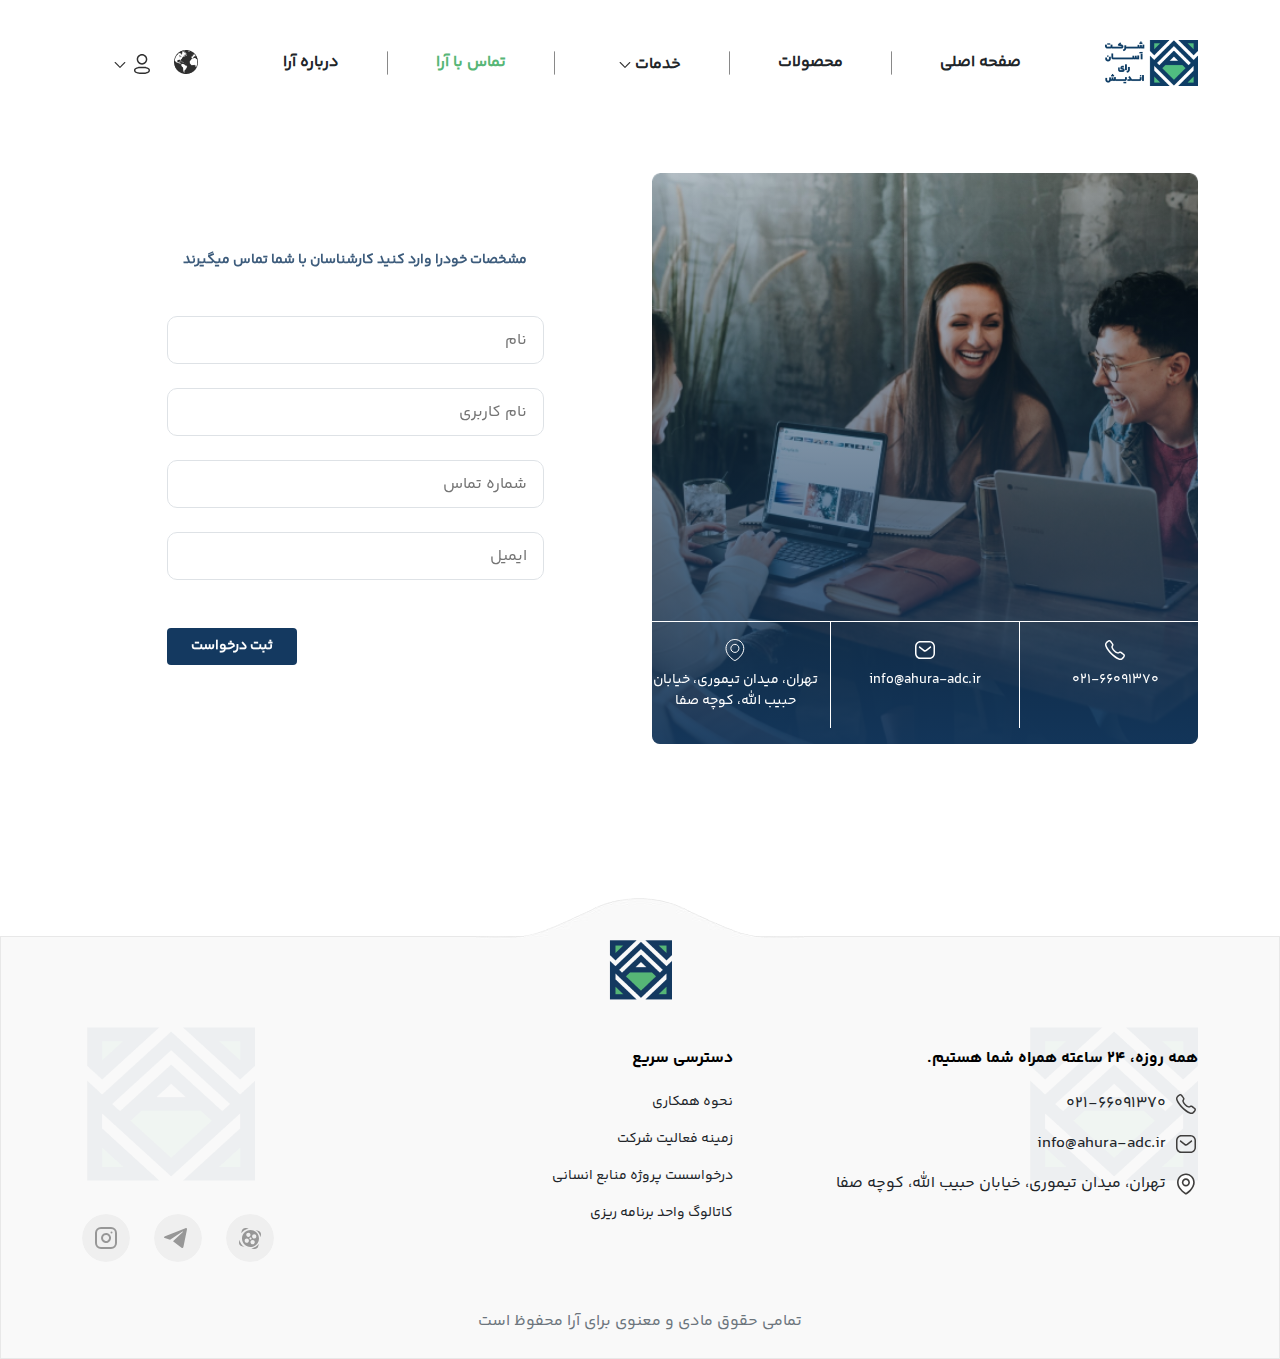
<file: contact.html>
<!DOCTYPE html>
<html lang="fa" dir="rtl">

<head>
  <meta charset="UTF-8">
  <meta name="viewport" content="width=device-width, initial-scale=1.0">
  <link href="assets/css/bootstrap.min.css" rel="stylesheet">
  <link rel="stylesheet" href="assets/css/swiper-bundle.min.css" />
  <link rel='stylesheet' type='text/css' media='screen' href='assets/css/aos.css'>
  <link rel='stylesheet' type='text/css' media='screen' href='assets/css/styles.css'>
  <title>تماس با ما</title>
</head>

<body>

  <!-- header -->

  <header>
    <div class="container">
      <!-- logo && menu && login -->
      <div class="d-flex align-items-center justify-content-between py-4">
        <div class="d-flex align-items-center gap-2">
          <div class="py-3 d-lg-none" data-bs-toggle="offcanvas" data-bs-target="#offcanvasExample"
            aria-controls="offcanvasExample">
            <svg xmlns="http://www.w3.org/2000/svg" width="32" height="32" fill="currentColor"
              class="bi bi-list cursor-pointer" viewBox="0 0 16 16">
              <path fill-rule="evenodd"
                d="M2.5 12a.5.5 0 0 1 .5-.5h10a.5.5 0 0 1 0 1H3a.5.5 0 0 1-.5-.5m0-4a.5.5 0 0 1 .5-.5h10a.5.5 0 0 1 0 1H3a.5.5 0 0 1-.5-.5m0-4a.5.5 0 0 1 .5-.5h10a.5.5 0 0 1 0 1H3a.5.5 0 0 1-.5-.5" />
            </svg>
          </div>
          <a class="d-block"><img alt="logo" src="assets/img/ara LOGO COLOR 3.png" class="img-fluid"></a>
        </div>
        <ul
          class="list-unstyled mb-0 pe-0 d-lg-flex d-none align-items-center justify-content-center gap-xl-5 gap-4 py-3 fw-bold">
          <li><a href="index.html" class="text-dark">صفحه اصلی</a></li>
          <svg width="1" height="24" viewBox="0 0 1 24" fill="none" xmlns="http://www.w3.org/2000/svg">
            <line x1="0.5" y1="0.386963" x2="0.499999" y2="23.6128" stroke="#898989" />
          </svg>
          <li><a href="products.html" class="text-dark">محصولات</a></li>
          <svg width="1" height="24" viewBox="0 0 1 24" fill="none" xmlns="http://www.w3.org/2000/svg">
            <line x1="0.5" y1="0.386963" x2="0.499999" y2="23.6128" stroke="#898989" />
          </svg>
          <li class="nav-item dropdown">
            <a class="nav-link dropdown-toggle text-dark px-0" href="#" role="button" data-bs-toggle="dropdown" aria-expanded="false">
              خدمات
            </a>
            <ul class="dropdown-menu text-end">
              <li><a class="dropdown-item d-flex align-items-center justify-content-between py-2" href="blog.html">
                <p class="mb-0 fs-14 fw-bold">مقالات</p>
                <svg width="20" height="20" viewBox="0 0 24 24" fill="none" xmlns="http://www.w3.org/2000/svg">
                  <path d="M16.8 6.0001L10.8 12.0001L16.8 18.0001L15.6 20.4001L7.19995 12.0001L15.6 3.6001L16.8 6.0001Z" fill="#4D4D4F"/>
                </svg>
              </a></li>
              <li><a class="dropdown-item d-flex align-items-center justify-content-between py-2" href="ticket-request.html">
                <p class="mb-0 fs-14 fw-bold">درخواست تیکت</p>
                <svg width="20" height="20" viewBox="0 0 24 24" fill="none" xmlns="http://www.w3.org/2000/svg">
                  <path d="M16.8 6.0001L10.8 12.0001L16.8 18.0001L15.6 20.4001L7.19995 12.0001L15.6 3.6001L16.8 6.0001Z" fill="#4D4D4F"/>
                </svg>
              </a></li>
            </ul>
          </li>
          <svg width="1" height="24" viewBox="0 0 1 24" fill="none" xmlns="http://www.w3.org/2000/svg">
            <line x1="0.5" y1="0.386963" x2="0.499999" y2="23.6128" stroke="#898989" />
          </svg>
          <li><a href="contact.html" class="text-dark active">تماس با آرا</a></li>
          <svg width="1" height="24" viewBox="0 0 1 24" fill="none" xmlns="http://www.w3.org/2000/svg">
            <line x1="0.5" y1="0.386963" x2="0.499999" y2="23.6128" stroke="#898989" />
          </svg>
          <li><a href="about.html" class="text-dark">درباره آرا</a></li>
        </ul>
        <div class="d-flex align-items-center gap-1">
          <a class="d-block">
            <img alt="world" src="assets/img/world.png" class="img-fluid">
          </a>
          <div class="nav-item dropdown">
            <a class="nav-link dropdown-toggle" href="#" role="button" data-bs-toggle="dropdown" aria-expanded="false">
              <svg xmlns="http://www.w3.org/2000/svg" width="24" height="24" viewBox="0 0 24 24" fill="none">
                <path fill-rule="evenodd" clip-rule="evenodd"
                  d="M12.0043 2C9.07027 2 6.69177 4.38864 6.69177 7.33517C6.69177 10.2817 9.07027 12.6703 12.0043 12.6703C14.9383 12.6703 17.3168 10.2817 17.3168 7.33517C17.3168 4.38864 14.9383 2 12.0043 2ZM12.0043 3.44767C14.1422 3.44767 15.8753 5.18816 15.8753 7.33517C15.8753 9.48218 14.1422 11.2227 12.0043 11.2227C9.8664 11.2227 8.13329 9.48218 8.13329 7.33517C8.13329 5.18816 9.8664 3.44767 12.0043 3.44767ZM9.83005 14.8209C9.05233 14.8749 8.26621 14.9859 7.4908 15.1521C5.99418 15.4604 4.79685 16.0763 4.28724 17.0999C4.09503 17.5002 3.99839 17.9288 4.00002 18.3627C3.99944 18.7935 4.0953 19.2227 4.28062 19.6153C4.76994 20.6271 5.8278 21.1997 7.25624 21.5171L7.51213 21.5705C8.26648 21.7407 9.05284 21.8553 9.84446 21.909C9.91189 21.9288 10.0726 21.9472 10.248 21.9561L10.3922 21.9615C10.4664 21.9633 10.5506 21.9637 10.676 21.9637C11.8138 22.0263 12.9934 22.0081 14.1675 21.9081C14.7932 21.8653 15.4231 21.7835 16.0477 21.6636L16.5151 21.5666C18.0576 21.2623 19.2126 20.6836 19.7186 19.6164C20.0937 18.8241 20.0937 17.9047 19.7188 17.1127C19.214 16.0483 18.0737 15.4744 16.5034 15.1509C15.8873 15.0194 15.2612 14.922 14.6307 14.8599L14.1697 14.8209C12.7259 14.6935 11.2738 14.6935 9.83005 14.8209ZM14.0436 16.263L14.0562 16.264C14.7799 16.3149 15.4991 16.4165 16.2087 16.568C17.3751 16.8083 18.1667 17.2067 18.4171 17.7348C18.6057 18.133 18.6057 18.5958 18.4169 18.9944C18.1829 19.4879 17.472 19.8691 16.4445 20.1021L16.2195 20.1498C15.496 20.3112 14.7791 20.4152 14.0576 20.4647C12.9379 20.5599 11.8249 20.5771 10.7148 20.5171L10.3212 20.5103C10.2119 20.5048 10.1198 20.4942 10.0345 20.4771C9.35872 20.4261 8.75066 20.3454 8.16027 20.2283L7.80775 20.1537C6.63771 19.9244 5.83915 19.5243 5.58024 18.989C5.48964 18.797 5.44125 18.5803 5.44154 18.3609C5.44073 18.1428 5.48848 17.931 5.58118 17.7379C5.83293 17.2324 6.67919 16.7971 7.78605 16.569C8.50073 16.4159 9.21962 16.3144 9.94294 16.264C11.316 16.143 12.6837 16.143 14.0436 16.263Z"
                  fill="#2F2F2F" />
              </svg>
            </a>
            <ul class="dropdown-menu text-end">
              <li><a class="dropdown-item" href="login.html">ورود</a></li>
              <li><a class="dropdown-item" href="signup.html">ثبت نام</a></li>
            </ul>
          </div>
        </div>
      </div>
      <!-- mobile menu -->
      <div class="offcanvas offcanvas-start d-lg-none" tabindex="-1" id="offcanvasExample"
        aria-labelledby="offcanvasExampleLabel">
        <div class="offcanvas-header">
          <button type="button" class="btn-close" data-bs-dismiss="offcanvas" aria-label="Close"></button>
        </div>
        <div class="offcanvas-body">
          <ul
            class="list-unstyled mb-0 pe-0 d-lg-flex flex-column align-items-center justify-content-center gap-lg-5 py-3 fw-bold">
            <li class="mb-4"><a href="index.html" class="text-dark">صفحه اصلی</a></li>
            <li class="mb-4"><a href="products.html" class="text-dark">محصولات</a></li>
            <li class="mb-4"><a href="blog.html" class="text-dark">مقالات</a></li>
            <li class="mb-4"><a href="ticket-request.html" class="text-dark">درخواست تیکت</a></li>
            <li class="mb-4"><a class="text-dark active" href="contact.html">تماس با آرا</a></li>
            <li class="mb-4"><a class="text-dark" href="about.html">درباره آرا</a></li>
          </ul>
        </div>
      </div>
    </div>
  </header>

  <!-- main -->

  <main>

    <!-- contact -->
    <section class="my-5 mt-0 mt-lg-5 pb-5">
      <div class="container mb-lg-5 pb-lg-5">
       <div class="row g-4 align-items-center">
        <div class="col-lg-6" data-aos="fade-up">
          <div class="position-relative overlay">
            <img alt="contact" src="assets/img/contact.png" class="img-fluid rounded-8 w-100">
            <div class="row position-absolute mb-3 bottom-0 start-0 end-0 z-10 border-top border-white fs-14 text-white">
              <a class="hover-text py-3 col-4">
                <svg class="d-block mx-auto transition" xmlns="http://www.w3.org/2000/svg" width="24" height="24" viewBox="0 0 24 24" fill="none">
                  <path fill-rule="evenodd" clip-rule="evenodd" d="M6.47044 2.00173L6.49706 2.00344C7.02095 2.04687 7.47596 2.30722 7.89133 2.71305C8.68068 3.48398 10.3757 5.73367 10.5036 6.3459C10.6453 7.02891 10.4938 7.47252 10.0424 8.25724L9.93299 8.45064C9.72584 8.82898 9.69417 8.98521 9.75831 9.16409C10.7439 11.5763 12.4259 13.258 14.8106 14.232C15.0364 14.3138 15.2069 14.2669 15.6842 13.9931L15.9332 13.8522C16.6042 13.4842 17.0294 13.3679 17.6565 13.4985C18.2666 13.6263 20.5176 15.3224 21.2873 16.1108C21.6926 16.5257 21.9535 16.9816 21.999 17.5399C22.0469 18.8972 20.3908 20.8081 19.3805 21.3828C18.2316 22.2046 16.7737 22.191 15.139 21.4301C10.8641 19.6512 4.325 13.1539 2.58238 8.88432L2.47807 8.64549C1.81637 7.06399 1.83071 5.69766 2.58898 4.66758C3.28088 3.52176 5.14635 1.94049 6.47044 2.00173ZM6.38949 3.46415L6.30133 3.46867C5.62173 3.55895 4.25889 4.73225 3.80504 5.47852L3.72663 5.59519C3.33565 6.23222 3.38096 7.10705 3.92531 8.30487L4.02934 8.54839C5.78486 12.4884 11.8632 18.4824 15.7282 20.0913L15.9411 20.186C17.0594 20.66 17.9059 20.6389 18.5912 20.153L18.6419 20.1204C18.854 19.973 19.343 19.5287 19.7197 19.094C20.2488 18.4835 20.5485 17.9241 20.5388 17.6264C20.5282 17.499 20.4299 17.3273 20.2406 17.1334C19.6684 16.5474 17.5872 14.9793 17.3572 14.9311C17.1398 14.8858 16.9612 14.9466 16.4731 15.2275L16.2275 15.3654C15.5083 15.7533 15.0013 15.8575 14.285 15.5975C11.509 14.4644 9.53819 12.494 8.39315 9.68999C8.12193 8.94028 8.26793 8.40985 8.73958 7.58781L8.85195 7.3901C9.06621 7.00323 9.11156 6.83909 9.07119 6.64438C9.02285 6.41311 7.45576 4.33319 6.86895 3.76006C6.67463 3.5702 6.50389 3.47251 6.3761 3.46191L6.38949 3.46415Z" fill="white"/>
                </svg>
                <p class="mb-0 mt-2 text-white text-center">021-66091370</p>
              </a>
              <a class="hover-text py-3 col-4 border-end border-start border-white">
                <svg class="d-block mx-auto transition" xmlns="http://www.w3.org/2000/svg" width="24" height="24" viewBox="0 0 24 24" fill="none">
                  <path fill-rule="evenodd" clip-rule="evenodd" d="M16.5253 3.00005L7.45618 3C4.28665 3 2 5.56151 2 8.85897V15.141C2 18.4385 4.28665 21 7.45618 21H16.5168C18.0392 20.9829 19.4802 20.3421 20.5126 19.2266C21.5449 18.111 22.0786 16.6183 21.9893 15.0959L21.9906 8.85897C22.0786 7.38171 21.5449 5.88895 20.5126 4.77344C19.4802 3.65794 18.0392 3.01705 16.5253 3.00005ZM7.45632 4.52837L16.5085 4.52832C17.6074 4.54066 18.6534 5.00586 19.4027 5.81557C20.1521 6.62527 20.5395 7.70881 20.4746 8.81383L20.4733 15.141C20.5395 16.2911 20.1521 17.3746 19.4027 18.1843C18.6534 18.994 17.6074 19.4592 16.5085 19.4716L7.45632 19.4715C5.16293 19.4715 3.51758 17.6284 3.51758 15.141V8.85891C3.51758 6.37149 5.16293 4.52837 7.45632 4.52837ZM18.0241 8.6382C17.7622 8.3087 17.2848 8.25539 16.9576 8.51914L12.8583 11.8241L12.7408 11.9067C12.2575 12.2094 11.6228 12.1814 11.1599 11.818L7.03061 8.51715L6.93767 8.45344C6.6174 8.26711 6.20146 8.34015 5.96465 8.64069C5.70416 8.9713 5.75908 9.452 6.0873 9.71437L10.2218 13.0193L10.3831 13.1374C11.4231 13.8457 12.8014 13.8066 13.7989 13.0235L17.9059 9.71239L17.9883 9.63535C18.24 9.36245 18.2621 8.93776 18.0241 8.6382Z" fill="white"/>
                </svg>
                <p class="mb-0 mt-2 text-white text-center">info@ahura-adc.ir</p>
              </a>
              <a class="hover-text py-3 col-4">
                <svg class="d-block mx-auto transition" width="24" height="24" viewBox="0 0 24 24" fill="none" xmlns="http://www.w3.org/2000/svg">
                  <path d="M11.9188 1.50054C7.10118 1.4841 3.16614 5.33442 3.00887 10.1539L3.00403 10.4531C3.0841 12.8154 3.88421 15.0672 5.29343 16.9225L5.62439 17.3564C6.96951 19.0745 8.56802 20.5825 10.3629 21.8255L10.795 22.1177L10.8581 22.1675C11.4733 22.6115 12.3039 22.6115 12.9191 22.1675L12.9845 22.1135L12.959 22.1323C14.3881 21.2027 15.7056 20.1097 16.8855 18.8752C19.2771 16.332 20.7187 13.4823 20.7731 10.5882L20.7732 10.4808C20.7895 5.62902 16.9684 1.66394 12.1855 1.50541L11.9188 1.50054Z" stroke="white"/>
                  <path d="M11.8892 6.34619C9.65879 6.34619 7.85071 8.15427 7.85071 10.3847C7.85071 12.615 9.65879 14.4231 11.8892 14.4231C14.1196 14.4231 15.9276 12.615 15.9276 10.3847C15.9276 8.15427 14.1196 6.34619 11.8892 6.34619Z" stroke="white"/>
                </svg>
                <p class="mb-0 mt-2 text-white text-center">تهران، میدان تیموری، خیابان حبیب الله، کوچه صفا</p>
              </a>
            </div>
          </div>
        </div>
        <div class="col-lg-6" data-aos="fade-down">
          <div>
            <h4 class="fs-14 fw-bold text-second2 text-center">مشخصات خودرا وارد کنید کارشناسان با شما تماس میگیرند</h4>
            <form class="max-w-377 mt-5 mx-auto">
              <input class="rounded-10 border h-48 w-100 d-block px-3 outline-none mb-4" placeholder="نام">
              <input class="rounded-10 border h-48 w-100 d-block px-3 outline-none mb-4" placeholder="نام کاربری">
              <input class="rounded-10 border h-48 w-100 d-block px-3 outline-none mb-4" placeholder="شماره تماس">
              <input class="rounded-10 border h-48 w-100 d-block px-3 outline-none mb-5" placeholder="ایمیل">
              <input type="submit" value="ثبت درخواست" class="text-white me-auto d-table fs-14 fw-bold bg-main py-2 px-4 rounded-4 border-0">
            </form>
          </div>
        </div>
       </div>
      </div>
    </section>

  </main>

  <!-- footer -->
  <footer class="position-relative pb-4">
    <!-- wave -->
    <img alt="wave" src="assets/img/Union.png" class="img-fluid position-absolute">
    <!--  -->
    <div class="container">
      <a class="d-block mx-auto text-center"><img alt="logo" src="assets/img/ara LOGO COLOR 3 (2).png"
          class="img-fluid"></a>
      <div class="row mt-5 g-4 g-lg-0">
        <div class="col-lg-5">
          <div class="position-relative">
            <!-- bg -->
            <img alt="bg" src="assets/img/ara LOGO COLOR 4.png" class="img-fluid position-absolute -top-30">
            <!--  -->
            <h6 class="text-black font-bold">همه روزه، 24 ساعته همراه شما هستیم.</h6>
            <div class="mt-4 position-relative z-10">
              <a class="d-flex align-items-center gap-2 mb-3">
                <svg xmlns="http://www.w3.org/2000/svg" width="24" height="24" viewBox="0 0 24 24" fill="none">
                  <path fill-rule="evenodd" clip-rule="evenodd"
                    d="M6.47044 2.00173L6.49706 2.00344C7.02095 2.04687 7.47596 2.30722 7.89133 2.71305C8.68068 3.48398 10.3757 5.73367 10.5036 6.3459C10.6453 7.02891 10.4938 7.47252 10.0424 8.25724L9.93299 8.45064C9.72584 8.82898 9.69417 8.98521 9.75831 9.16409C10.7439 11.5763 12.4259 13.258 14.8106 14.232C15.0364 14.3138 15.2069 14.2669 15.6842 13.9931L15.9332 13.8522C16.6042 13.4842 17.0294 13.3679 17.6565 13.4985C18.2666 13.6263 20.5176 15.3224 21.2873 16.1108C21.6926 16.5257 21.9535 16.9816 21.999 17.5399C22.0469 18.8972 20.3908 20.8081 19.3805 21.3828C18.2316 22.2046 16.7737 22.191 15.139 21.4301C10.8641 19.6512 4.325 13.1539 2.58238 8.88432L2.47807 8.64549C1.81637 7.06399 1.83071 5.69766 2.58898 4.66758C3.28088 3.52176 5.14635 1.94049 6.47044 2.00173ZM6.38949 3.46415L6.30133 3.46867C5.62173 3.55895 4.25889 4.73225 3.80504 5.47852L3.72663 5.59519C3.33565 6.23222 3.38096 7.10705 3.92531 8.30487L4.02934 8.54839C5.78486 12.4884 11.8632 18.4824 15.7282 20.0913L15.9411 20.186C17.0594 20.66 17.9059 20.6389 18.5912 20.153L18.6419 20.1204C18.854 19.973 19.343 19.5287 19.7197 19.094C20.2488 18.4835 20.5485 17.9241 20.5388 17.6264C20.5282 17.499 20.4299 17.3273 20.2406 17.1334C19.6684 16.5474 17.5872 14.9793 17.3572 14.9311C17.1398 14.8858 16.9612 14.9466 16.4731 15.2275L16.2275 15.3654C15.5083 15.7533 15.0013 15.8575 14.285 15.5975C11.509 14.4644 9.53819 12.494 8.39315 9.68999C8.12193 8.94028 8.26793 8.40985 8.73958 7.58781L8.85195 7.3901C9.06621 7.00323 9.11156 6.83909 9.07119 6.64438C9.02285 6.41311 7.45576 4.33319 6.86895 3.76006C6.67463 3.5702 6.50389 3.47251 6.3761 3.46191L6.38949 3.46415Z"
                    fill="#3F3E3D" />
                </svg>
                <p class="mb-0 text-dark">021-66091370</p>
              </a>
              <a class="d-flex align-items-center gap-2 mb-3">
                <svg xmlns="http://www.w3.org/2000/svg" width="24" height="24" viewBox="0 0 24 24" fill="none">
                  <path fill-rule="evenodd" clip-rule="evenodd"
                    d="M16.5253 3.00005L7.45615 3C4.28662 3 1.99997 5.56151 1.99997 8.85897V15.141C1.99997 18.4385 4.28662 21 7.45615 21H16.5168C18.0392 20.9829 19.4802 20.3421 20.5125 19.2266C21.5449 18.111 22.0786 16.6183 21.9893 15.0959L21.9906 8.85897C22.0786 7.38171 21.5449 5.88895 20.5125 4.77344C19.4802 3.65794 18.0392 3.01705 16.5253 3.00005ZM7.45629 4.52837L16.5085 4.52832C17.6074 4.54066 18.6533 5.00586 19.4027 5.81557C20.1521 6.62527 20.5394 7.70881 20.4746 8.81383L20.4733 15.141C20.5394 16.2911 20.1521 17.3746 19.4027 18.1843C18.6533 18.994 17.6074 19.4592 16.5085 19.4716L7.45629 19.4715C5.1629 19.4715 3.51755 17.6284 3.51755 15.141V8.85891C3.51755 6.37149 5.1629 4.52837 7.45629 4.52837ZM18.024 8.6382C17.7622 8.3087 17.2847 8.25539 16.9576 8.51914L12.8583 11.8241L12.7408 11.9067C12.2575 12.2094 11.6228 12.1814 11.1598 11.818L7.03058 8.51715L6.93764 8.45344C6.61737 8.26711 6.20142 8.34015 5.96462 8.64069C5.70413 8.9713 5.75905 9.452 6.08727 9.71437L10.2217 13.0193L10.383 13.1374C11.4231 13.8457 12.8014 13.8066 13.7988 13.0235L17.9058 9.71239L17.9882 9.63535C18.24 9.36245 18.2621 8.93776 18.024 8.6382Z"
                    fill="#3F3E3D" />
                </svg>
                <p class="mb-0 text-dark">info@ahura-adc.ir</p>
              </a>
              <a class="d-flex align-items-center gap-2">
                <svg width="24" height="24" viewBox="0 0 24 24" fill="none" xmlns="http://www.w3.org/2000/svg">
                  <path
                    d="M11.9188 1.50054C7.10124 1.4841 3.1662 5.33442 3.00893 10.1539L3.00409 10.4531C3.08416 12.8154 3.88427 15.0672 5.29349 16.9225L5.62445 17.3564C6.96957 19.0745 8.56808 20.5825 10.3629 21.8255L10.7951 22.1177L10.8582 22.1675C11.4733 22.6115 12.304 22.6115 12.9192 22.1675L12.9845 22.1135L12.9591 22.1323C14.3881 21.2027 15.7057 20.1097 16.8855 18.8752C19.2772 16.332 20.7187 13.4823 20.7731 10.5882L20.7733 10.4808C20.7896 5.62902 16.9685 1.66394 12.1855 1.50541L11.9188 1.50054Z"
                    fill="#3F3E3D" />
                  <path
                    d="M11.9123 3.11572C15.8433 3.12925 19.035 6.29139 19.1535 10.2293L19.1568 10.5765C19.1113 12.9969 17.8525 15.4907 15.7231 17.7602C14.6373 18.8988 13.4198 19.9109 12.0994 20.7718L12.0114 20.8384C11.9403 20.9005 11.8348 20.9005 11.7637 20.8384L11.6782 20.7734C9.71119 19.4804 7.9848 17.848 6.57802 15.9508C5.44487 14.4557 4.77339 12.6679 4.63824 10.803L4.61838 10.4291C4.63173 6.46191 7.76295 3.23881 11.6624 3.11912L11.9123 3.11572Z"
                    fill="white" />
                  <path
                    d="M11.8892 6.34619C9.65882 6.34619 7.85074 8.15427 7.85074 10.3847C7.85074 12.615 9.65882 14.4231 11.8892 14.4231C14.1196 14.4231 15.9277 12.615 15.9277 10.3847C15.9277 8.15427 14.1196 6.34619 11.8892 6.34619Z"
                    fill="#3F3E3D" />
                  <path
                    d="M11.8879 7.96191C13.2261 7.96191 14.311 9.04676 14.311 10.385C14.311 11.7232 13.2261 12.8081 11.8879 12.8081C10.5497 12.8081 9.46484 11.7232 9.46484 10.385C9.46484 9.04676 10.5497 7.96191 11.8879 7.96191Z"
                    fill="white" />
                </svg>
                <p class="mb-0 text-dark">تهران، میدان تیموری، خیابان حبیب الله، کوچه صفا</p>
              </a>
            </div>
          </div>
        </div>
        <div class="col-lg-3">
          <div>
            <h6 class="text-black font-bold">دسترسی سریع</h6>
            <div class="mt-4 fs-14">
              <a class="d-flex align-items-center gap-2 mb-3">
                <p class="mb-0 text-dark">نحوه همکاری</p>
              </a>
              <a class="d-flex align-items-center gap-2 mb-3">
                <p class="mb-0 text-dark">زمینه فعالیت شرکت</p>
              </a>
              <a class="d-flex align-items-center gap-2 mb-3">
                <p class="mb-0 text-dark">درخواسست پروژه منابع انسانی</p>
              </a>
              <a class="d-flex align-items-center gap-2">
                <p class="mb-0 text-dark">کاتالوگ واحد برنامه ریزی</p>
              </a>
            </div>
          </div>
        </div>
        <div class="col-lg-4">
          <div>
            <img alt="bg" src="assets/img/ara LOGO COLOR 4.png"
              class="img-fluid me-lg-auto d-block position-relative -top-30 mt-4 mt-lg-0">
            <div class="d-flex socials align-items-center justify-content-lg-end gap-4">
              <a>
                <svg class="rounded-circle transition" xmlns="http://www.w3.org/2000/svg" width="48" height="48"
                  viewBox="0 0 48 48" fill="none">
                  <rect width="48" height="48" rx="24" fill="#EFEFEF" />
                  <path
                    d="M22.7732 14.6278L20.275 14.0895C18.2371 13.6502 16.2126 14.8709 15.7523 16.8162L15.1832 19.2207C16.8228 16.7355 19.5751 14.9881 22.7732 14.6278ZM13.6577 25.671L13.0938 28.0556C12.6335 30.0009 13.9124 31.9335 15.9503 32.3728L18.4693 32.916C15.8658 31.3504 14.0351 28.7238 13.6577 25.671ZM32.0497 16.6272L29.5307 16.084C32.1342 17.649 33.9649 20.2762 34.3423 23.3284L34.9062 20.9438C35.3665 18.9996 34.0876 17.0665 32.0497 16.6272ZM25.2268 34.3722L27.725 34.9105C29.7629 35.3498 31.7874 34.1291 32.2477 32.1838L32.8168 29.7793C31.1772 32.2645 28.4249 34.0119 25.2268 34.3722Z"
                    fill="#979797" />
                  <path
                    d="M24.5 16C19.8053 16 16 19.8053 16 24.5C16 29.1947 19.8053 33 24.5 33C29.1947 33 33 29.1947 33 24.5C33 19.8053 29.1947 16 24.5 16ZM22.375 18.6562C23.5485 18.6562 24.5 19.6077 24.5 20.7812C24.5 21.9548 23.5485 22.9062 22.375 22.9062C21.2015 22.9062 20.25 21.9548 20.25 20.7812C20.25 19.6077 21.2015 18.6562 22.375 18.6562ZM20.7812 28.75C19.6077 28.75 18.6562 27.7985 18.6562 26.625C18.6562 25.4515 19.6077 24.5 20.7812 24.5C21.9548 24.5 22.9062 25.4515 22.9062 26.625C22.9062 27.7985 21.9548 28.75 20.7812 28.75ZM23.4375 24.5C23.4375 23.913 23.913 23.4375 24.5 23.4375C25.087 23.4375 25.5625 23.913 25.5625 24.5C25.5625 25.087 25.087 25.5625 24.5 25.5625C23.913 25.5625 23.4375 25.087 23.4375 24.5ZM26.625 30.3438C25.4515 30.3438 24.5 29.3923 24.5 28.2188C24.5 27.0452 25.4515 26.0938 26.625 26.0938C27.7985 26.0938 28.75 27.0452 28.75 28.2188C28.75 29.3923 27.7985 30.3438 26.625 30.3438ZM28.2188 24.5C27.0452 24.5 26.0938 23.5485 26.0938 22.375C26.0938 21.2015 27.0452 20.25 28.2188 20.25C29.3923 20.25 30.3438 21.2015 30.3438 22.375C30.3438 23.5485 29.3923 24.5 28.2188 24.5Z"
                    fill="#979797" />
                </svg>
              </a>
              <a>
                <svg class="rounded-circle transition" xmlns="http://www.w3.org/2000/svg" width="48" height="48"
                  viewBox="0 0 48 48" fill="none">
                  <rect width="48" height="48" rx="24" fill="#EFEFEF" />
                  <path
                    d="M19.0104 27.1987L27.5341 33.7276C28.5068 34.284 29.2087 33.9958 29.451 32.7914L32.9206 15.8407C33.2758 14.3642 32.3778 13.6943 31.4471 14.1323L11.0738 22.2769C9.68315 22.8552 9.69144 23.6596 10.8204 24.0179L16.0486 25.7098L28.1526 17.793C28.724 17.4337 29.2485 17.6267 28.8181 18.0229"
                    fill="#979797" />
                </svg>
              </a>
              <a>
                <svg class="rounded-circle transition" width="48" height="48" viewBox="0 0 48 48" fill="none"
                  xmlns="http://www.w3.org/2000/svg">
                  <rect width="48" height="48" rx="24" fill="#EFEFEF" />
                  <path
                    d="M29 14H19C16.2386 14 14 16.2386 14 19V29C14 31.7614 16.2386 34 19 34H29C31.7614 34 34 31.7614 34 29V19C34 16.2386 31.7614 14 29 14Z"
                    stroke="#979797" stroke-width="2" stroke-linecap="round" stroke-linejoin="round" />
                  <path
                    d="M28 23.3701C28.1234 24.2023 27.9813 25.0523 27.5938 25.7991C27.2063 26.5459 26.5932 27.1515 25.8416 27.5297C25.0901 27.908 24.2385 28.0397 23.4078 27.906C22.5771 27.7723 21.8098 27.3801 21.2149 26.7852C20.6199 26.1903 20.2277 25.4229 20.0941 24.5923C19.9604 23.7616 20.0921 22.91 20.4703 22.1584C20.8486 21.4069 21.4542 20.7938 22.201 20.4063C22.9478 20.0188 23.7978 19.8766 24.63 20.0001C25.4789 20.1259 26.2649 20.5215 26.8717 21.1284C27.4785 21.7352 27.8741 22.5211 28 23.3701Z"
                    stroke="#979797" stroke-width="2" stroke-linecap="round" stroke-linejoin="round" />
                  <path d="M29.5 18.5H29.51" stroke="#979797" stroke-width="2" stroke-linecap="round"
                    stroke-linejoin="round" />
                </svg>
              </a>
            </div>
          </div>
        </div>
      </div>
      <p class="mb-0 text-center text-muted mt-5">تمامی حقوق مادی و معنوی برای <a>آرا</a> محفوظ است</p>
    </div>
  </footer>

  <!-- Swiper JS -->
  <script src="assets/js/bootstrap.bundle.min.js"></script>
  <script src="assets/js/swiper-bundle.min.js"></script>
  <script src="assets/js/aos.js"></script>
  <script src="assets/js/scripts.js"></script>
</body>

</html>
</file>
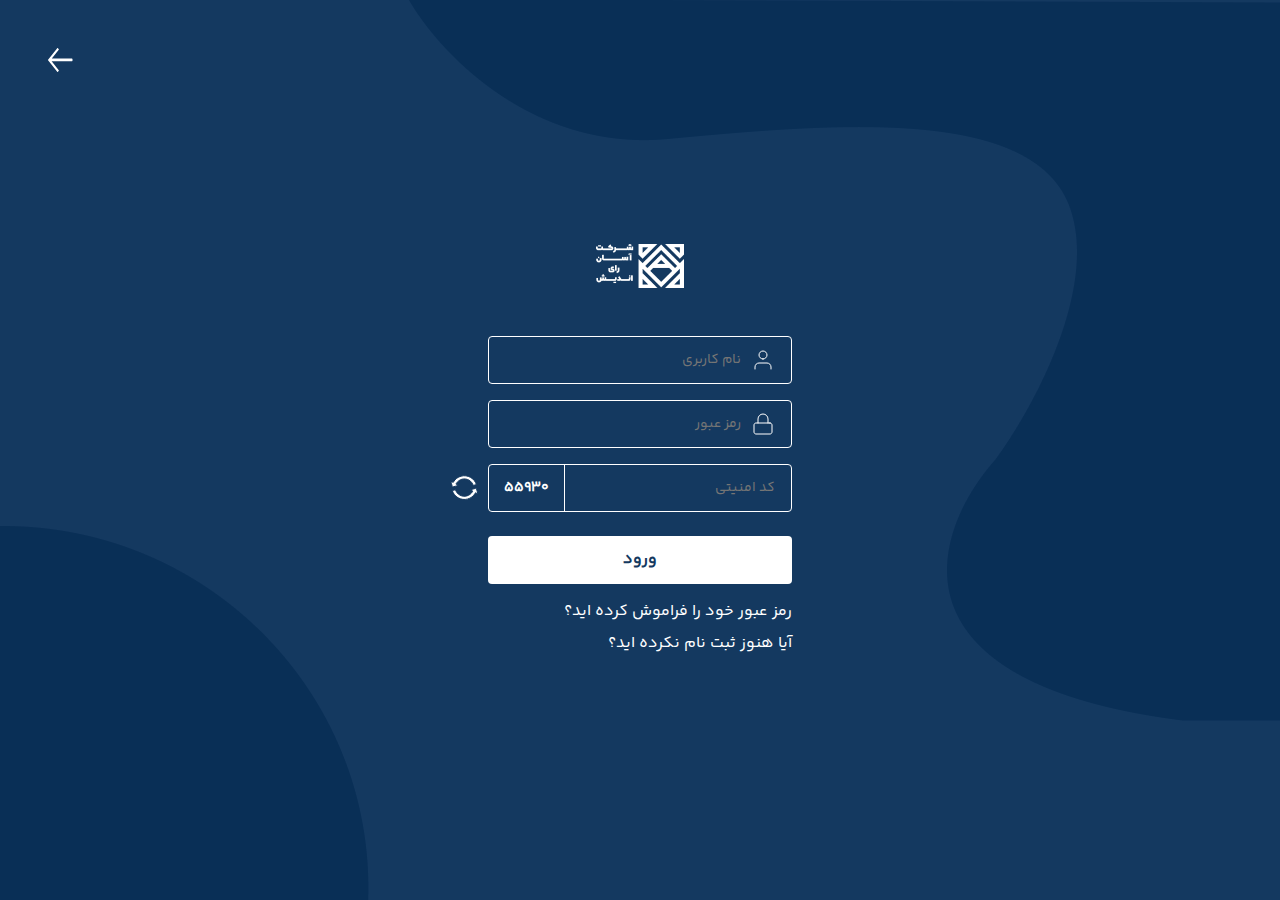
<file: login.html>
<!DOCTYPE html>
<html lang="fa" dir="rtl">

<head>
  <meta charset="UTF-8">
  <meta name="viewport" content="width=device-width, initial-scale=1.0">
  <link href="assets/css/bootstrap.min.css" rel="stylesheet">
  <link rel="stylesheet" href="assets/css/swiper-bundle.min.css" />
  <link rel='stylesheet' type='text/css' media='screen' href='assets/css/aos.css'>
  <link rel='stylesheet' type='text/css' media='screen' href='assets/css/styles.css'>
  <title>ورود</title>
</head>

<body class="bg-main h-100vh h-sm-auto">
  
  <!-- shape -->
  <img alt="shape" src="assets/img/Vector.png" class="img-fluid position-absolute top-0 end-0">
  <img alt="shape" src="assets/img/Ellipse.png" class="img-fluid position-absolute bottom-0 start-0">
  <!-- go back -->
  <a href="index.html" class="position-absolute start-0 m-sm-5 m-3">
    <svg width="25" height="24" viewBox="0 0 25 24" fill="none" xmlns="http://www.w3.org/2000/svg">
      <g clip-path="url(#clip0_119_114)">
      <path fill-rule="evenodd" clip-rule="evenodd" d="M9.41977 0.112617L0.049766 11.7497C-0.0102334 11.8999 -0.0102335 12.1376 0.049766 12.2127L9.41976 23.9374C9.47976 24.0125 9.66976 24.0125 9.78976 23.9374L10.9598 22.3983L3.62977 13.2263L23.7098 13.2263C24.2598 13.2263 24.7598 12.6131 24.7598 11.9124C24.7598 11.2242 24.2698 10.5985 23.7098 10.5985L3.80976 10.5985L10.9598 1.57664L9.78977 0.112617C9.66977 -0.0375398 9.47977 -0.0375398 9.41977 0.112617Z" fill="white"/>
      </g>
      <defs>
      <clipPath id="clip0_119_114">
      <rect width="24" height="24.76" fill="white" transform="translate(24.7598) rotate(90)"/>
      </clipPath>
      </defs>
    </svg>
  </a>

  <!-- main -->
  <main class="h-100 mt-5 mt-sm-0 pt-5 pt-sm-0">

    <!-- login -->
    <section class="h-100">
      <div class="container position-relative z-10 h-100 align-items-center d-flex">
        <form class="max-w-304 mx-auto flex-shrink-0">
         <img alt="logo" src="assets/img/ara LOGO WHITE 01 1.png" class="img-fluid mx-auto d-block">
         <div class="rounded-4 h-48 border border-white d-flex align-items-center gap-2 px-3 fs-14 fw-bold mt-5">
          <svg class="flex-shrink-0" width="24" height="24" viewBox="0 0 24 24" fill="none" xmlns="http://www.w3.org/2000/svg">
            <path d="M20 21V19C20 17.9391 19.5786 16.9217 18.8284 16.1716C18.0783 15.4214 17.0609 15 16 15H8C6.93913 15 5.92172 15.4214 5.17157 16.1716C4.42143 16.9217 4 17.9391 4 19V21" stroke="white" stroke-linecap="round" stroke-linejoin="round"/>
            <path d="M12 11C14.2091 11 16 9.20914 16 7C16 4.79086 14.2091 3 12 3C9.79086 3 8 4.79086 8 7C8 9.20914 9.79086 11 12 11Z" stroke="white" stroke-linecap="round" stroke-linejoin="round"/>
          </svg>
          <input placeholder="نام کاربری" class="w-100 bg-transparent outline-none border-0 flex-grow-1 text-white">
         </div>
         <div class="rounded-4 h-48 border border-white d-flex align-items-center gap-2 px-3 fs-14 fw-bold mt-3">
          <svg class="flex-shrink-0" width="24" height="24" viewBox="0 0 24 24" fill="none" xmlns="http://www.w3.org/2000/svg">
            <path d="M19 11H5C3.89543 11 3 11.8954 3 13V20C3 21.1046 3.89543 22 5 22H19C20.1046 22 21 21.1046 21 20V13C21 11.8954 20.1046 11 19 11Z" stroke="white" stroke-linecap="round" stroke-linejoin="round"/>
            <path d="M7 11V7C7 5.67392 7.52678 4.40215 8.46447 3.46447C9.40215 2.52678 10.6739 2 12 2C13.3261 2 14.5979 2.52678 15.5355 3.46447C16.4732 4.40215 17 5.67392 17 7V11" stroke="white" stroke-linecap="round" stroke-linejoin="round"/>
          </svg>
          <input type="password" placeholder="رمز عبور" class="w-100 bg-transparent outline-none border-0 flex-grow-1 text-white">
         </div>
         <div class="d-flex align-items-center gap-3 mt-3 position-relative">
          <div class="rounded-4 h-48 border border-white d-flex align-items-center gap-2 fs-14 fw-bold">
            <input type="password" placeholder="کد امنیتی" class="w-100 bg-transparent px-3 outline-none border-0 flex-grow-1 text-white">
            <div class="w-76 h-100 flex-shrink-0 d-flex align-items-center justify-content-center fw-bold text-white border-end border-white text-center">55930</div>
          </div>
           <svg class="position-absolute cursor-pointer -left-40" width="33" height="38" viewBox="0 0 33 38" fill="none" xmlns="http://www.w3.org/2000/svg">
            <path d="M22.6644 8.41378C25.5384 10.0731 27.4972 12.6802 28.4276 15.5977L25.2692 16.444C24.5847 14.3283 23.163 12.3967 21.0644 11.1851C16.5558 8.58199 10.7859 10.128 8.18279 14.6367L7.93279 15.0697L8.3658 15.3197L10.3403 16.4597C10.3411 16.4601 10.3419 16.4606 10.3427 16.461L7.69411 17.127L7.68661 17.1289L7.67918 17.131L5.04445 17.8808C4.90029 17.9184 4.71741 17.8927 4.54688 17.7943C4.37514 17.6951 4.26104 17.5482 4.22229 17.4036L3.50122 14.7125L2.80211 12.1034C2.80135 12.1005 2.80061 12.0977 2.79989 12.0949C2.80629 12.0985 2.81285 12.1022 2.81958 12.106L4.74216 13.216L5.17517 13.466L5.42517 13.033C8.89284 7.02684 16.6088 4.9176 22.6644 8.41378Z" fill="white" stroke="#143960"/>
            <path d="M10.0524 28.7674C7.17839 27.1081 5.21959 24.5009 4.28918 21.5835L7.44755 20.7372C8.13212 22.8528 9.55384 24.7845 11.6524 25.9961C16.161 28.5992 21.9309 27.0531 24.534 22.5445L24.784 22.1115L24.351 21.8615L22.3765 20.7215C22.3757 20.721 22.3749 20.7206 22.3741 20.7201L25.0227 20.0541L25.0302 20.0523L25.0376 20.0501L27.6723 19.3003C27.8165 19.2627 27.9994 19.2884 28.1699 19.3869C28.3417 19.486 28.4558 19.6329 28.4945 19.7776L29.2156 22.4686L29.9147 25.0778C29.9154 25.0806 29.9162 25.0834 29.9169 25.0862C29.9105 25.0827 29.9039 25.079 29.8972 25.0751L27.9746 23.9651L27.5416 23.7151L27.2916 24.1481C23.824 30.1543 16.108 32.2636 10.0524 28.7674Z" fill="white" stroke="#143960"/>
            </svg>
         </div>
         <input type="submit" value="ورود" class="bg-white rounded-4 text-main fw-bold w-100 h-48 mt-4 border-0 mb-3">
         <a class="text-white hover-white">رمز عبور خود را فراموش کرده اید؟</a>
         <a class="mt-2 text-white hover-white d-block">آیا هنوز ثبت نام نکرده اید؟</a>
        </form>
      </div>
    </section>

  </main>

  <!-- Swiper JS -->
  <script src="assets/js/bootstrap.bundle.min.js"></script>
  <script src="assets/js/swiper-bundle.min.js"></script>
  <script src="assets/js/aos.js"></script>
  <script src="assets/js/scripts.js"></script>
</body>

</html>
</file>
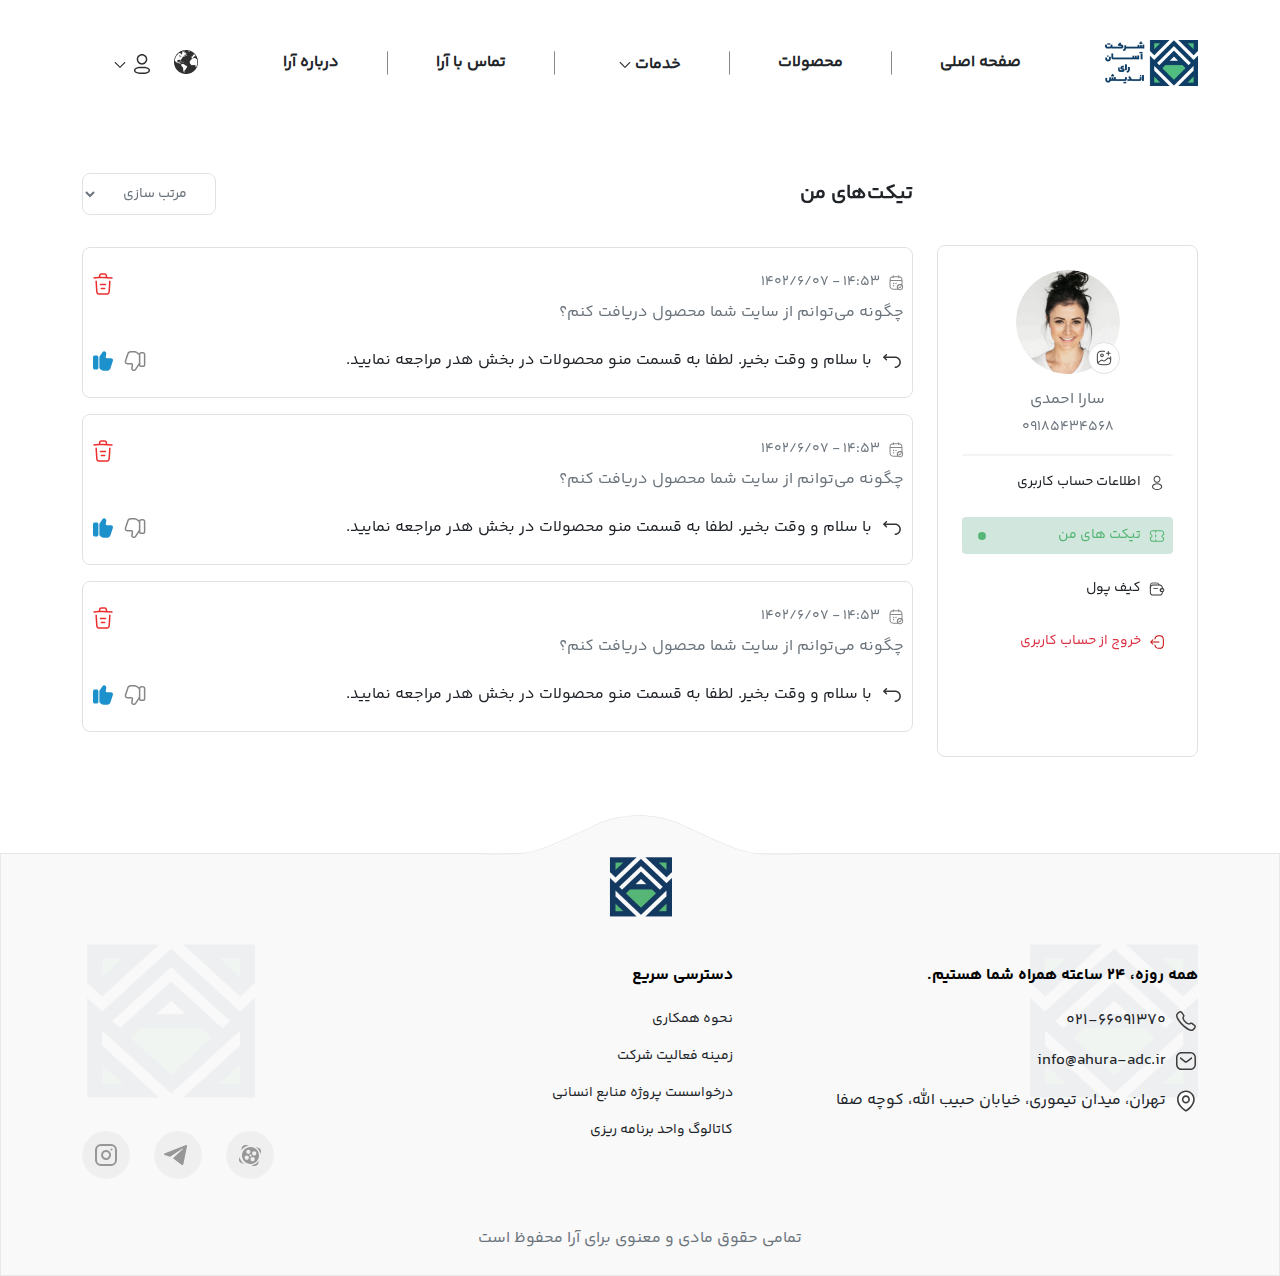
<file: my-tickets.html>
<!DOCTYPE html>
<html lang="fa" dir="rtl">

<head>
  <meta charset="UTF-8">
  <meta name="viewport" content="width=device-width, initial-scale=1.0">
  <link href="assets/css/bootstrap.min.css" rel="stylesheet">
  <link rel="stylesheet" href="assets/css/swiper-bundle.min.css" />
  <link rel='stylesheet' type='text/css' media='screen' href='assets/css/aos.css'>
  <link rel='stylesheet' type='text/css' media='screen' href='assets/css/styles.css'>
  <title>تیکت های من</title>
</head>

<body>

  <!-- header -->

  <header>
    <div class="container">
      <!-- logo && menu && login -->
      <div class="d-flex align-items-center justify-content-between py-4">
        <div class="d-flex align-items-center gap-2">
          <div class="py-3 d-lg-none" data-bs-toggle="offcanvas" data-bs-target="#offcanvasExample"
            aria-controls="offcanvasExample">
            <svg xmlns="http://www.w3.org/2000/svg" width="32" height="32" fill="currentColor"
              class="bi bi-list cursor-pointer" viewBox="0 0 16 16">
              <path fill-rule="evenodd"
                d="M2.5 12a.5.5 0 0 1 .5-.5h10a.5.5 0 0 1 0 1H3a.5.5 0 0 1-.5-.5m0-4a.5.5 0 0 1 .5-.5h10a.5.5 0 0 1 0 1H3a.5.5 0 0 1-.5-.5m0-4a.5.5 0 0 1 .5-.5h10a.5.5 0 0 1 0 1H3a.5.5 0 0 1-.5-.5" />
            </svg>
          </div>
          <a class="d-block"><img alt="logo" src="assets/img/ara LOGO COLOR 3.png" class="img-fluid"></a>
        </div>
        <ul
          class="list-unstyled mb-0 pe-0 d-lg-flex d-none align-items-center justify-content-center gap-xl-5 gap-4 py-3 fw-bold">
          <li><a href="index.html" class="text-dark">صفحه اصلی</a></li>
          <svg width="1" height="24" viewBox="0 0 1 24" fill="none" xmlns="http://www.w3.org/2000/svg">
            <line x1="0.5" y1="0.386963" x2="0.499999" y2="23.6128" stroke="#898989" />
          </svg>
          <li><a href="products.html" class="text-dark">محصولات</a></li>
          <svg width="1" height="24" viewBox="0 0 1 24" fill="none" xmlns="http://www.w3.org/2000/svg">
            <line x1="0.5" y1="0.386963" x2="0.499999" y2="23.6128" stroke="#898989" />
          </svg>
          <li class="nav-item dropdown">
            <a class="nav-link dropdown-toggle text-dark px-0" href="#" role="button" data-bs-toggle="dropdown" aria-expanded="false">
              خدمات
            </a>
            <ul class="dropdown-menu text-end">
              <li><a class="dropdown-item d-flex align-items-center justify-content-between py-2" href="blog.html">
                <p class="mb-0 fs-14 fw-bold">مقالات</p>
                <svg width="20" height="20" viewBox="0 0 24 24" fill="none" xmlns="http://www.w3.org/2000/svg">
                  <path d="M16.8 6.0001L10.8 12.0001L16.8 18.0001L15.6 20.4001L7.19995 12.0001L15.6 3.6001L16.8 6.0001Z" fill="#4D4D4F"/>
                </svg>
              </a></li>
              <li><a class="dropdown-item d-flex align-items-center justify-content-between py-2" href="ticket-request.html">
                <p class="mb-0 fs-14 fw-bold">درخواست تیکت</p>
                <svg width="20" height="20" viewBox="0 0 24 24" fill="none" xmlns="http://www.w3.org/2000/svg">
                  <path d="M16.8 6.0001L10.8 12.0001L16.8 18.0001L15.6 20.4001L7.19995 12.0001L15.6 3.6001L16.8 6.0001Z" fill="#4D4D4F"/>
                </svg>
              </a></li>
            </ul>
          </li>
          <svg width="1" height="24" viewBox="0 0 1 24" fill="none" xmlns="http://www.w3.org/2000/svg">
            <line x1="0.5" y1="0.386963" x2="0.499999" y2="23.6128" stroke="#898989" />
          </svg>
          <li><a href="contact.html" class="text-dark">تماس با آرا</a></li>
          <svg width="1" height="24" viewBox="0 0 1 24" fill="none" xmlns="http://www.w3.org/2000/svg">
            <line x1="0.5" y1="0.386963" x2="0.499999" y2="23.6128" stroke="#898989" />
          </svg>
          <li><a href="about.html" class="text-dark">درباره آرا</a></li>
        </ul>
        <div class="d-flex align-items-center gap-1">
          <a class="d-block">
            <img alt="world" src="assets/img/world.png" class="img-fluid">
          </a>
          <div class="nav-item dropdown">
            <a class="nav-link dropdown-toggle" href="#" role="button" data-bs-toggle="dropdown" aria-expanded="false">
              <svg xmlns="http://www.w3.org/2000/svg" width="24" height="24" viewBox="0 0 24 24" fill="none">
                <path fill-rule="evenodd" clip-rule="evenodd"
                  d="M12.0043 2C9.07027 2 6.69177 4.38864 6.69177 7.33517C6.69177 10.2817 9.07027 12.6703 12.0043 12.6703C14.9383 12.6703 17.3168 10.2817 17.3168 7.33517C17.3168 4.38864 14.9383 2 12.0043 2ZM12.0043 3.44767C14.1422 3.44767 15.8753 5.18816 15.8753 7.33517C15.8753 9.48218 14.1422 11.2227 12.0043 11.2227C9.8664 11.2227 8.13329 9.48218 8.13329 7.33517C8.13329 5.18816 9.8664 3.44767 12.0043 3.44767ZM9.83005 14.8209C9.05233 14.8749 8.26621 14.9859 7.4908 15.1521C5.99418 15.4604 4.79685 16.0763 4.28724 17.0999C4.09503 17.5002 3.99839 17.9288 4.00002 18.3627C3.99944 18.7935 4.0953 19.2227 4.28062 19.6153C4.76994 20.6271 5.8278 21.1997 7.25624 21.5171L7.51213 21.5705C8.26648 21.7407 9.05284 21.8553 9.84446 21.909C9.91189 21.9288 10.0726 21.9472 10.248 21.9561L10.3922 21.9615C10.4664 21.9633 10.5506 21.9637 10.676 21.9637C11.8138 22.0263 12.9934 22.0081 14.1675 21.9081C14.7932 21.8653 15.4231 21.7835 16.0477 21.6636L16.5151 21.5666C18.0576 21.2623 19.2126 20.6836 19.7186 19.6164C20.0937 18.8241 20.0937 17.9047 19.7188 17.1127C19.214 16.0483 18.0737 15.4744 16.5034 15.1509C15.8873 15.0194 15.2612 14.922 14.6307 14.8599L14.1697 14.8209C12.7259 14.6935 11.2738 14.6935 9.83005 14.8209ZM14.0436 16.263L14.0562 16.264C14.7799 16.3149 15.4991 16.4165 16.2087 16.568C17.3751 16.8083 18.1667 17.2067 18.4171 17.7348C18.6057 18.133 18.6057 18.5958 18.4169 18.9944C18.1829 19.4879 17.472 19.8691 16.4445 20.1021L16.2195 20.1498C15.496 20.3112 14.7791 20.4152 14.0576 20.4647C12.9379 20.5599 11.8249 20.5771 10.7148 20.5171L10.3212 20.5103C10.2119 20.5048 10.1198 20.4942 10.0345 20.4771C9.35872 20.4261 8.75066 20.3454 8.16027 20.2283L7.80775 20.1537C6.63771 19.9244 5.83915 19.5243 5.58024 18.989C5.48964 18.797 5.44125 18.5803 5.44154 18.3609C5.44073 18.1428 5.48848 17.931 5.58118 17.7379C5.83293 17.2324 6.67919 16.7971 7.78605 16.569C8.50073 16.4159 9.21962 16.3144 9.94294 16.264C11.316 16.143 12.6837 16.143 14.0436 16.263Z"
                  fill="#2F2F2F" />
              </svg>
            </a>
            <ul class="dropdown-menu text-end">
              <li><a class="dropdown-item" href="login.html">ورود</a></li>
              <li><a class="dropdown-item" href="signup.html">ثبت نام</a></li>
            </ul>
          </div>
        </div>
      </div>
      <!-- mobile menu -->
      <div class="offcanvas offcanvas-start d-lg-none" tabindex="-1" id="offcanvasExample"
        aria-labelledby="offcanvasExampleLabel">
        <div class="offcanvas-header">
          <button type="button" class="btn-close" data-bs-dismiss="offcanvas" aria-label="Close"></button>
        </div>
        <div class="offcanvas-body">
          <ul
            class="list-unstyled mb-0 pe-0 d-lg-flex flex-column align-items-center justify-content-center gap-lg-5 py-3 fw-bold">
            <li class="mb-4"><a href="index.html" class="text-dark">صفحه اصلی</a></li>
            <li class="mb-4"><a href="products.html" class="text-dark">محصولات</a></li>
            <li class="mb-4"><a href="blog.html" class="text-dark">مقالات</a></li>
            <li class="mb-4"><a href="ticket-request.html" class="text-dark">درخواست تیکت</a></li>
            <li class="mb-4"><a class="text-dark" href="contact.html">تماس با آرا</a></li>
            <li class="mb-4"><a class="text-dark" href="about.html">درباره آرا</a></li>
          </ul>
        </div>
      </div>
    </div>
  </header>

  <!-- main -->

  <main>

    <!-- my ticket -->
    <section class="my-5 pb-5">
      <div class="container">
        <div class="row g-4">
          <div class="col-lg-3 mt-5 pt-lg-5" data-aos="fade-up">
            <div class="rounded-8 border pb-5">
              <div class="p-4 text-center pb-2">
                <div class="position-relative w-104 h-104 mx-auto rounded-circle">
                  <img alt="avatar" src="assets/img/Ellipse 43.png"
                    class="img-fluid w-104 h-104 rounded-circle d-block mx-auto">
                  <div
                    class="bottom-0 cursor-pointer w-32 h-32 rounded-circle d-flex align-items-center justify-content-center bg-white border position-absolute">
                    <svg xmlns="http://www.w3.org/2000/svg" width="16" height="16" viewBox="0 0 16 16" fill="none">
                      <path
                        d="M5.99984 7.16667C4.9865 7.16667 4.1665 6.34667 4.1665 5.33333C4.1665 4.32 4.9865 3.5 5.99984 3.5C7.01317 3.5 7.83317 4.32 7.83317 5.33333C7.83317 6.34667 7.01317 7.16667 5.99984 7.16667ZM5.99984 4.5C5.53984 4.5 5.1665 4.87333 5.1665 5.33333C5.1665 5.79333 5.53984 6.16667 5.99984 6.16667C6.45984 6.16667 6.83317 5.79333 6.83317 5.33333C6.83317 4.87333 6.45984 4.5 5.99984 4.5Z"
                        fill="#404040" />
                      <path
                        d="M10.0002 15.1668H6.00016C2.38016 15.1668 0.833496 13.6202 0.833496 10.0002V6.00016C0.833496 2.38016 2.38016 0.833496 6.00016 0.833496H8.66683C8.94016 0.833496 9.16683 1.06016 9.16683 1.3335C9.16683 1.60683 8.94016 1.8335 8.66683 1.8335H6.00016C2.92683 1.8335 1.8335 2.92683 1.8335 6.00016V10.0002C1.8335 13.0735 2.92683 14.1668 6.00016 14.1668H10.0002C13.0735 14.1668 14.1668 13.0735 14.1668 10.0002V6.66683C14.1668 6.3935 14.3935 6.16683 14.6668 6.16683C14.9402 6.16683 15.1668 6.3935 15.1668 6.66683V10.0002C15.1668 13.6202 13.6202 15.1668 10.0002 15.1668Z"
                        fill="#404040" />
                      <path
                        d="M14.1667 3.8335H10.5C10.2267 3.8335 10 3.60683 10 3.3335C10 3.06016 10.2267 2.8335 10.5 2.8335H14.1667C14.44 2.8335 14.6667 3.06016 14.6667 3.3335C14.6667 3.60683 14.44 3.8335 14.1667 3.8335Z"
                        fill="#404040" />
                      <path
                        d="M12.3335 5.66667C12.0602 5.66667 11.8335 5.44 11.8335 5.16667V1.5C11.8335 1.22667 12.0602 1 12.3335 1C12.6068 1 12.8335 1.22667 12.8335 1.5V5.16667C12.8335 5.44 12.6068 5.66667 12.3335 5.66667Z"
                        fill="#404040" />
                      <path
                        d="M1.78003 13.1335C1.62003 13.1335 1.46003 13.0535 1.3667 12.9135C1.21337 12.6869 1.27337 12.3735 1.50003 12.2202L4.7867 10.0135C5.5067 9.53354 6.50003 9.58687 7.15337 10.1402L7.37337 10.3335C7.7067 10.6202 8.27337 10.6202 8.60003 10.3335L11.3734 7.95354C12.0867 7.34687 13.1934 7.34687 13.9067 7.95354L14.9934 8.88687C15.2 9.06687 15.2267 9.3802 15.0467 9.59354C14.8667 9.8002 14.5534 9.82687 14.34 9.64687L13.2534 8.71353C12.92 8.42687 12.3534 8.42687 12.0267 8.71353L9.25337 11.0935C8.5467 11.7002 7.43337 11.7002 6.72003 11.0935L6.50003 10.9002C6.19337 10.6402 5.6867 10.6135 5.3467 10.8469L2.0667 13.0535C1.97337 13.1069 1.87337 13.1335 1.78003 13.1335Z"
                        fill="#404040" />
                    </svg>
                    <input type="file"
                      class="position-absolute end-0 start-0 bottom-0 top-0 w-100 h-100 cursor-pointer opacity-none">
                  </div>
                </div>
                <h6 class="text-secondary mt-3">سارا احمدی</h6>
                <p class="text-secondary fs-14 mb-0">09185434568</p>
                <!-- line -->
                <svg class="w-100 d-block mx-auto mt-3" height="2" viewBox="0 0 246 2" fill="none"
                  xmlns="http://www.w3.org/2000/svg">
                  <path d="M1 1L245 0.999979" stroke="#CBCBCB" stroke-width="0.5" stroke-linecap="round" />
                </svg>
              </div>
              <ul class="px-4 mb-0 list-unstyled pb-5">
                <li class="rounded-4 mb-3">
                  <a class="d-flex align-items-center gap-2 p-2">
                    <svg xmlns="http://www.w3.org/2000/svg" width="16" height="16" viewBox="0 0 16 16" fill="none">
                      <path
                        d="M8.10622 7.74683C8.08622 7.74683 8.07288 7.74683 8.05288 7.74683C8.01955 7.74016 7.97288 7.74016 7.93288 7.74683C5.99955 7.68683 4.53955 6.16683 4.53955 4.2935C4.53955 2.38683 6.09288 0.833496 7.99955 0.833496C9.90622 0.833496 11.4596 2.38683 11.4596 4.2935C11.4529 6.16683 9.98622 7.68683 8.12622 7.74683C8.11955 7.74683 8.11288 7.74683 8.10622 7.74683ZM7.99955 1.8335C6.64622 1.8335 5.53955 2.94016 5.53955 4.2935C5.53955 5.62683 6.57955 6.70016 7.90622 6.74683C7.93955 6.74016 8.03288 6.74016 8.11955 6.74683C9.42622 6.68683 10.4529 5.6135 10.4596 4.2935C10.4596 2.94016 9.35288 1.8335 7.99955 1.8335Z"
                        fill="#404040" />
                      <path
                        d="M8.11307 15.0332C6.80641 15.0332 5.49307 14.6998 4.49974 14.0332C3.57307 13.4198 3.06641 12.5798 3.06641 11.6665C3.06641 10.7532 3.57307 9.9065 4.49974 9.2865C6.49974 7.95984 9.73974 7.95984 11.7264 9.2865C12.6464 9.89984 13.1597 10.7398 13.1597 11.6532C13.1597 12.5665 12.6531 13.4132 11.7264 14.0332C10.7264 14.6998 9.41974 15.0332 8.11307 15.0332ZM5.05307 10.1265C4.41307 10.5532 4.06641 11.0998 4.06641 11.6732C4.06641 12.2398 4.41974 12.7865 5.05307 13.2065C6.71307 14.3198 9.51307 14.3198 11.1731 13.2065C11.8131 12.7798 12.1597 12.2332 12.1597 11.6598C12.1597 11.0932 11.8064 10.5465 11.1731 10.1265C9.51307 9.01984 6.71307 9.01984 5.05307 10.1265Z"
                        fill="#404040" />
                    </svg>
                    <p class="mb-0 fs-14 text-dark">اطلاعات حساب کاربری</p>
                  </a>
                </li>
                <li class="rounded-4 mb-3 alert-success">
                  <a class="d-flex align-items-center gap-2 p-2">
                    <svg xmlns="http://www.w3.org/2000/svg" width="16" height="16" viewBox="0 0 16 16" fill="none">
                      <path
                        d="M11.3335 13.8332H4.66683C1.72683 13.8332 0.833496 12.9398 0.833496 9.99984V9.6665C0.833496 9.39317 1.06016 9.1665 1.3335 9.1665C1.9735 9.1665 2.50016 8.63984 2.50016 7.99984C2.50016 7.35984 1.9735 6.83317 1.3335 6.83317C1.06016 6.83317 0.833496 6.6065 0.833496 6.33317V5.99984C0.833496 3.05984 1.72683 2.1665 4.66683 2.1665H11.3335C14.2735 2.1665 15.1668 3.05984 15.1668 5.99984V6.6665C15.1668 6.93984 14.9402 7.1665 14.6668 7.1665C14.0268 7.1665 13.5002 7.69317 13.5002 8.33317C13.5002 8.97317 14.0268 9.49984 14.6668 9.49984C14.9402 9.49984 15.1668 9.7265 15.1668 9.99984C15.1668 12.9398 14.2735 13.8332 11.3335 13.8332ZM1.8335 10.1065C1.84683 12.3998 2.32016 12.8332 4.66683 12.8332H11.3335C13.5602 12.8332 14.1002 12.4398 14.1602 10.4398C13.2068 10.2132 12.5002 9.35317 12.5002 8.33317C12.5002 7.31317 13.2135 6.45317 14.1668 6.2265V5.99984C14.1668 3.61984 13.7202 3.1665 11.3335 3.1665H4.66683C2.32016 3.1665 1.84683 3.59984 1.8335 5.89317C2.78683 6.11984 3.50016 6.97984 3.50016 7.99984C3.50016 9.01984 2.78683 9.87984 1.8335 10.1065Z"
                        fill="#56B676" />
                      <path
                        d="M6.6665 4.83317C6.39317 4.83317 6.1665 4.6065 6.1665 4.33317V2.6665C6.1665 2.39317 6.39317 2.1665 6.6665 2.1665C6.93984 2.1665 7.1665 2.39317 7.1665 2.6665V4.33317C7.1665 4.6065 6.93984 4.83317 6.6665 4.83317Z"
                        fill="#56B676" />
                      <path
                        d="M6.6665 9.7201C6.39317 9.7201 6.1665 9.49344 6.1665 9.2201V6.77344C6.1665 6.5001 6.39317 6.27344 6.6665 6.27344C6.93984 6.27344 7.1665 6.5001 7.1665 6.77344V9.2201C7.1665 9.5001 6.93984 9.7201 6.6665 9.7201Z"
                        fill="#56B676" />
                      <path
                        d="M6.6665 13.8332C6.39317 13.8332 6.1665 13.6065 6.1665 13.3332V11.6665C6.1665 11.3932 6.39317 11.1665 6.6665 11.1665C6.93984 11.1665 7.1665 11.3932 7.1665 11.6665V13.3332C7.1665 13.6065 6.93984 13.8332 6.6665 13.8332Z"
                        fill="#56B676" />
                    </svg>
                    <p class="mb-0 fs-14 text-green">تیکت های من</p>
                    <div class="w-8 h-8 rounded-circle bg-green3 me-auto ms-2"></div>
                  </a>
                </li>
                <li class="rounded-4 mb-3">
                  <a class="d-flex align-items-center gap-2 p-2">
                    <svg xmlns="http://www.w3.org/2000/svg" width="16" height="16" viewBox="0 0 16 16" fill="none">
                      <path
                        d="M8.6665 7.93359H4.6665C4.39317 7.93359 4.1665 7.70693 4.1665 7.43359C4.1665 7.16026 4.39317 6.93359 4.6665 6.93359H8.6665C8.93984 6.93359 9.1665 7.16026 9.1665 7.43359C9.1665 7.70693 8.93984 7.93359 8.6665 7.93359Z"
                        fill="#606060" />
                      <path
                        d="M1.3335 7.93355C1.06016 7.93355 0.833496 7.70689 0.833496 7.43355V4.35356C0.833496 2.72022 2.16016 1.39355 3.7935 1.39355H7.54016C9.25349 1.39355 10.5002 2.53355 10.5002 4.10022C10.5002 4.37355 10.2735 4.60022 10.0002 4.60022C9.72683 4.60022 9.50016 4.37355 9.50016 4.10022C9.50016 2.92689 8.48016 2.39355 7.54016 2.39355H3.7935C2.7135 2.39355 1.8335 3.27356 1.8335 4.35356V7.43355C1.8335 7.71355 1.60683 7.93355 1.3335 7.93355Z"
                        fill="#606060" />
                      <path
                        d="M10.6668 14.6001H4.00016C2.2535 14.6001 0.833496 13.1801 0.833496 11.4334V6.76676C0.833496 5.0201 2.2535 3.6001 4.00016 3.6001H10.6668C12.4135 3.6001 13.8335 5.0201 13.8335 6.76676V7.7334C13.8335 8.00673 13.6068 8.2334 13.3335 8.2334H12.6135C12.3802 8.2334 12.1668 8.32006 12.0135 8.48006L12.0068 8.48674C11.7868 8.70674 11.7002 9.0134 11.7802 9.3134C11.8802 9.68673 12.2735 9.96008 12.7135 9.96008H13.3335C13.6068 9.96008 13.8335 10.1867 13.8335 10.4601V11.4268C13.8335 13.1801 12.4135 14.6001 10.6668 14.6001ZM4.00016 4.6001C2.80683 4.6001 1.8335 5.57343 1.8335 6.76676V11.4334C1.8335 12.6268 2.80683 13.6001 4.00016 13.6001H10.6668C11.8602 13.6001 12.8335 12.6268 12.8335 11.4334V10.9668H12.7135C11.8135 10.9668 11.0335 10.4001 10.8135 9.58008C10.6401 8.93341 10.8268 8.24674 11.3002 7.78007C11.6468 7.42674 12.1135 7.2334 12.6135 7.2334H12.8335V6.76676C12.8335 5.57343 11.8602 4.6001 10.6668 4.6001H4.00016Z"
                        fill="#353535" />
                      <path
                        d="M13.9798 10.9668H12.6931C11.6864 10.9668 10.8331 10.2201 10.7531 9.26009C10.6998 8.70676 10.8998 8.16673 11.2998 7.7734C11.6331 7.42673 12.1064 7.2334 12.6064 7.2334H13.9731C14.6265 7.2334 15.1598 7.76008 15.1598 8.41341V9.78674C15.1664 10.4401 14.6331 10.9668 13.9798 10.9668ZM12.6131 8.2334C12.3798 8.2334 12.1665 8.32006 12.0131 8.48006C11.8198 8.66673 11.7264 8.92009 11.7531 9.17342C11.7864 9.61342 12.2131 9.96676 12.6931 9.96676H13.9798C14.0798 9.96676 14.1664 9.88674 14.1664 9.78674V8.41341C14.1664 8.31341 14.0798 8.2334 13.9798 8.2334H12.6131Z"
                        fill="#353535" />
                    </svg>
                    <p class="mb-0 fs-14 text-dark">کیف پول</p>
                  </a>
                </li>
                <li class="rounded-4">
                  <div class="d-flex align-items-center gap-2 p-2 cursor-pointer">
                    <svg xmlns="http://www.w3.org/2000/svg" width="16" height="16" viewBox="0 0 16 16" fill="none">
                      <path
                        d="M10.1602 14.8467H10.0735C7.11351 14.8467 5.68684 13.68 5.44017 11.0667C5.41351 10.7933 5.61351 10.5467 5.89351 10.52C6.16017 10.4933 6.41351 10.7 6.44017 10.9733C6.63351 13.0667 7.62017 13.8467 10.0802 13.8467H10.1668C12.8802 13.8467 13.8402 12.8867 13.8402 10.1733V5.82665C13.8402 3.11332 12.8802 2.15332 10.1668 2.15332H10.0802C7.60684 2.15332 6.62017 2.94665 6.44017 5.07999C6.40684 5.35332 6.17351 5.55999 5.89351 5.53332C5.61351 5.51332 5.41351 5.26665 5.43351 4.99332C5.66017 2.33999 7.09351 1.15332 10.0735 1.15332H10.1602C13.4335 1.15332 14.8335 2.55332 14.8335 5.82665V10.1733C14.8335 13.4467 13.4335 14.8467 10.1602 14.8467Z"
                        fill="#C30000" />
                      <path
                        d="M10.0002 8.5H2.41357C2.14024 8.5 1.91357 8.27333 1.91357 8C1.91357 7.72667 2.14024 7.5 2.41357 7.5H10.0002C10.2736 7.5 10.5002 7.72667 10.5002 8C10.5002 8.27333 10.2736 8.5 10.0002 8.5Z"
                        fill="#C30000" />
                      <path
                        d="M3.90012 10.7336C3.77346 10.7336 3.64679 10.6869 3.54679 10.5869L1.31346 8.35356C1.12012 8.16022 1.12012 7.84022 1.31346 7.64689L3.54679 5.41355C3.74012 5.22022 4.06012 5.22022 4.25346 5.41355C4.44679 5.60689 4.44679 5.92689 4.25346 6.12022L2.37346 8.00022L4.25346 9.88022C4.44679 10.0736 4.44679 10.3936 4.25346 10.5869C4.16012 10.6869 4.02679 10.7336 3.90012 10.7336Z"
                        fill="#C30000" />
                    </svg>
                    <p class="mb-0 fs-14 text-danger">خروج از حساب کاربری</p>
                  </div>
                </li>
              </ul>
            </div>
          </div>
          <div class="col-lg-9" data-aos="fade-down">
            <div>
              <div class="d-flex align-items-center justify-content-between">
                <h5 class="fs-20 text-dark fw-bold mb-0">تیکت‌های من</h5>
                <select class="bg-transparent rounded-8 border fs-14 text-secondary py-2 px-4">
                  <option>مرتب سازی</option>
                  <option>جدیدترین</option>
                  <option>بسته شده</option>
                </select>
              </div>
              <div class="mt-4 pt-2">
                <div class="border rounded-8 px-2 py-4 mb-3">
                  <div class="d-flex justify-content-between gap-3">
                    <div>
                      <div class="d-flex align-items-center gap-2 text-muted">
                        <svg xmlns="http://www.w3.org/2000/svg" width="16" height="17" viewBox="0 0 16 17" fill="none">
                          <path
                            d="M5.3335 4.3335C5.06016 4.3335 4.8335 4.10683 4.8335 3.8335V1.8335C4.8335 1.56016 5.06016 1.3335 5.3335 1.3335C5.60683 1.3335 5.8335 1.56016 5.8335 1.8335V3.8335C5.8335 4.10683 5.60683 4.3335 5.3335 4.3335Z"
                            fill="#868686" />
                          <path
                            d="M10.6665 4.3335C10.3932 4.3335 10.1665 4.10683 10.1665 3.8335V1.8335C10.1665 1.56016 10.3932 1.3335 10.6665 1.3335C10.9398 1.3335 11.1665 1.56016 11.1665 1.8335V3.8335C11.1665 4.10683 10.9398 4.3335 10.6665 4.3335Z"
                            fill="#868686" />
                          <path
                            d="M5.66667 10.1668C5.49333 10.1668 5.32 10.0935 5.19333 9.97345C5.07333 9.84679 5 9.68012 5 9.50012C5 9.41346 5.02 9.32679 5.05333 9.24679C5.08667 9.16679 5.13333 9.09346 5.19333 9.0268C5.44 8.78013 5.88667 8.78013 6.14 9.0268C6.26 9.15346 6.33333 9.32679 6.33333 9.50012C6.33333 9.54012 6.32667 9.5868 6.32 9.63347C6.31334 9.67347 6.3 9.71346 6.28 9.75346C6.26667 9.79346 6.24667 9.83346 6.22 9.87346C6.19333 9.90679 6.16667 9.94012 6.14 9.97345C6.01333 10.0935 5.84 10.1668 5.66667 10.1668Z"
                            fill="#868686" />
                          <path
                            d="M8.00016 10.1665C7.9135 10.1665 7.82683 10.1466 7.74683 10.1132C7.66016 10.0799 7.5935 10.0332 7.52683 9.97321C7.40683 9.84654 7.3335 9.67988 7.3335 9.49988C7.3335 9.41322 7.3535 9.32655 7.38683 9.24655C7.42016 9.16655 7.46683 9.09322 7.52683 9.02655C7.5935 8.96655 7.66016 8.91987 7.74683 8.88654C7.9935 8.78654 8.28683 8.83989 8.4735 9.02655C8.5935 9.15322 8.66683 9.32655 8.66683 9.49988C8.66683 9.53988 8.66017 9.58656 8.6535 9.63322C8.64683 9.67322 8.63349 9.71322 8.61349 9.75322C8.60016 9.79322 8.58016 9.83321 8.5535 9.87321C8.5335 9.90655 8.50016 9.93988 8.4735 9.97321C8.34683 10.0932 8.1735 10.1665 8.00016 10.1665Z"
                            fill="#868686" />
                          <path
                            d="M5.66667 12.5C5.58 12.5 5.49334 12.48 5.41334 12.4467C5.32667 12.4134 5.25333 12.3667 5.19333 12.3067C5.13333 12.2467 5.08667 12.1734 5.05333 12.0867C5.02 12.0067 5 11.92 5 11.8334C5 11.7467 5.02 11.66 5.05333 11.58C5.08667 11.4933 5.13333 11.42 5.19333 11.36C5.25333 11.3 5.32667 11.2533 5.41334 11.22C5.57334 11.1533 5.76 11.1467 5.92 11.22C6.00666 11.2533 6.08 11.3 6.14 11.36C6.2 11.42 6.24667 11.4933 6.28 11.58C6.31333 11.66 6.33333 11.7467 6.33333 11.8334C6.33333 11.92 6.31333 12.0067 6.28 12.0867C6.24667 12.1734 6.2 12.2467 6.14 12.3067C6.08 12.3667 6.00666 12.4134 5.92 12.4467C5.84 12.48 5.75333 12.5 5.66667 12.5Z"
                            fill="#868686" />
                          <path
                            d="M13.6668 7.06006H2.3335C2.06016 7.06006 1.8335 6.83339 1.8335 6.56006C1.8335 6.28673 2.06016 6.06006 2.3335 6.06006H13.6668C13.9402 6.06006 14.1668 6.28673 14.1668 6.56006C14.1668 6.83339 13.9402 7.06006 13.6668 7.06006Z"
                            fill="#868686" />
                          <path
                            d="M12.0002 16.3333C11.2202 16.3333 10.4802 16.0533 9.9135 15.54C9.6735 15.34 9.46016 15.0867 9.28683 14.7933C8.9935 14.3133 8.8335 13.7467 8.8335 13.1667C8.8335 11.42 10.2535 10 12.0002 10C12.9068 10 13.7735 10.3933 14.3735 11.0733C14.8868 11.66 15.1668 12.4 15.1668 13.1667C15.1668 13.7467 15.0068 14.3133 14.7068 14.8C14.1468 15.7467 13.1068 16.3333 12.0002 16.3333ZM12.0002 11C10.8068 11 9.8335 11.9733 9.8335 13.1667C9.8335 13.56 9.94016 13.9467 10.1468 14.28C10.2602 14.48 10.4068 14.6467 10.5668 14.7867C10.9668 15.1467 11.4668 15.3333 12.0002 15.3333C12.7668 15.3333 13.4602 14.94 13.8535 14.2867C14.0602 13.9467 14.1668 13.5667 14.1668 13.1667C14.1668 12.6467 13.9735 12.14 13.6268 11.7333C13.2135 11.2667 12.6202 11 12.0002 11Z"
                            fill="#868686" />
                          <path
                            d="M11.6198 14.3267C11.4931 14.3267 11.3664 14.28 11.2664 14.18L10.6064 13.52C10.4131 13.3267 10.4131 13.0067 10.6064 12.8134C10.7998 12.62 11.1198 12.62 11.3131 12.8134L11.6331 13.1334L12.6998 12.1467C12.8998 11.96 13.2198 11.9734 13.4064 12.1734C13.5931 12.3734 13.5798 12.6934 13.3798 12.88L11.9598 14.1934C11.8598 14.28 11.7398 14.3267 11.6198 14.3267Z"
                            fill="#868686" />
                          <path
                            d="M10.2467 15.6668H5.33333C2.9 15.6668 1.5 14.2668 1.5 11.8335V6.16683C1.5 3.7335 2.9 2.3335 5.33333 2.3335H10.6667C13.1 2.3335 14.5 3.7335 14.5 6.16683V11.4068C14.5 11.6135 14.3733 11.8002 14.1733 11.8735C13.98 11.9468 13.76 11.8935 13.62 11.7335C13.2067 11.2668 12.6133 11.0002 11.9933 11.0002C10.8 11.0002 9.82667 11.9735 9.82667 13.1668C9.82667 13.5602 9.93333 13.9468 10.14 14.2802C10.2533 14.4802 10.4 14.6468 10.56 14.7868C10.72 14.9202 10.78 15.1402 10.7067 15.3402C10.6467 15.5335 10.46 15.6668 10.2467 15.6668ZM5.33333 3.3335C3.42667 3.3335 2.5 4.26016 2.5 6.16683V11.8335C2.5 13.7402 3.42667 14.6668 5.33333 14.6668H9.21333C8.96667 14.2135 8.83333 13.7002 8.83333 13.1668C8.83333 11.4202 10.2533 10.0002 12 10.0002C12.5267 10.0002 13.0467 10.1335 13.5 10.3802V6.16683C13.5 4.26016 12.5733 3.3335 10.6667 3.3335H5.33333Z"
                            fill="#868686" />
                        </svg>
                        <p class="mb-0 fs-14">۱۴:۵۳ - ۱۴۰۲/۶/۰۷</p>
                      </div>
                      <p class="fs-20 text-muted mt-2 mb-0">چگونه می‌توانم از سایت شما محصول دریافت کنم؟</p>
                    </div>
                    <svg class="cursor-pointer" xmlns="http://www.w3.org/2000/svg" width="24" height="24"
                      viewBox="0 0 24 24" fill="none">
                      <path
                        d="M21.0002 6.72998C20.9802 6.72998 20.9502 6.72998 20.9202 6.72998C15.6302 6.19998 10.3502 5.99998 5.12016 6.52998L3.08016 6.72998C2.66016 6.76998 2.29016 6.46998 2.25016 6.04998C2.21016 5.62998 2.51016 5.26998 2.92016 5.22998L4.96016 5.02998C10.2802 4.48998 15.6702 4.69998 21.0702 5.22998C21.4802 5.26998 21.7802 5.63998 21.7402 6.04998C21.7102 6.43998 21.3802 6.72998 21.0002 6.72998Z"
                        fill="#ED2E2E" />
                      <path
                        d="M8.49977 5.72C8.45977 5.72 8.41977 5.72 8.36977 5.71C7.96977 5.64 7.68977 5.25 7.75977 4.85L7.97977 3.54C8.13977 2.58 8.35977 1.25 10.6898 1.25H13.3098C15.6498 1.25 15.8698 2.63 16.0198 3.55L16.2398 4.85C16.3098 5.26 16.0298 5.65 15.6298 5.71C15.2198 5.78 14.8298 5.5 14.7698 5.1L14.5498 3.8C14.4098 2.93 14.3798 2.76 13.3198 2.76H10.6998C9.63977 2.76 9.61977 2.9 9.46977 3.79L9.23977 5.09C9.17977 5.46 8.85977 5.72 8.49977 5.72Z"
                        fill="#ED2E2E" />
                      <path
                        d="M15.2099 22.7501H8.7899C5.2999 22.7501 5.1599 20.8201 5.0499 19.2601L4.3999 9.19007C4.3699 8.78007 4.6899 8.42008 5.0999 8.39008C5.5199 8.37008 5.8699 8.68008 5.8999 9.09008L6.5499 19.1601C6.6599 20.6801 6.6999 21.2501 8.7899 21.2501H15.2099C17.3099 21.2501 17.3499 20.6801 17.4499 19.1601L18.0999 9.09008C18.1299 8.68008 18.4899 8.37008 18.8999 8.39008C19.3099 8.42008 19.6299 8.77007 19.5999 9.19007L18.9499 19.2601C18.8399 20.8201 18.6999 22.7501 15.2099 22.7501Z"
                        fill="#ED2E2E" />
                      <path
                        d="M13.6601 17.25H10.3301C9.92008 17.25 9.58008 16.91 9.58008 16.5C9.58008 16.09 9.92008 15.75 10.3301 15.75H13.6601C14.0701 15.75 14.4101 16.09 14.4101 16.5C14.4101 16.91 14.0701 17.25 13.6601 17.25Z"
                        fill="#ED2E2E" />
                      <path
                        d="M14.5 13.25H9.5C9.09 13.25 8.75 12.91 8.75 12.5C8.75 12.09 9.09 11.75 9.5 11.75H14.5C14.91 11.75 15.25 12.09 15.25 12.5C15.25 12.91 14.91 13.25 14.5 13.25Z"
                        fill="#ED2E2E" />
                    </svg>
                  </div>
                  <div class="d-flex align-items-center justify-content-between gap-3 mt-4">
                    <div class="d-flex align-items-center gap-2">
                      <svg class="flex-shrink-0" xmlns="http://www.w3.org/2000/svg" width="24" height="24"
                        viewBox="0 0 24 24" fill="none">
                        <path
                          d="M15.1299 19.0601H15.2499C14.8399 19.0601 14.4999 18.7201 14.4999 18.3101C14.4999 17.9001 14.8399 17.5601 15.2499 17.5601H15.1299C17.4699 17.5601 19.3799 15.6501 19.3799 13.3101C19.3799 10.9701 17.4699 9.06006 15.1299 9.06006H4.12988C3.71988 9.06006 3.37988 8.72006 3.37988 8.31006C3.37988 7.90006 3.71988 7.56006 4.12988 7.56006H15.1299C18.2999 7.56006 20.8799 10.1401 20.8799 13.3101C20.8799 16.4801 18.2999 19.0601 15.1299 19.0601Z"
                          fill="#353535" />
                        <path
                          d="M6.43006 11.5599C6.24006 11.5599 6.05006 11.4899 5.90006 11.3399L3.34006 8.77988C3.05006 8.48988 3.05006 8.00988 3.34006 7.71988L5.90006 5.15988C6.19006 4.86988 6.67006 4.86988 6.96006 5.15988C7.25006 5.44988 7.25006 5.92988 6.96006 6.21988L4.93006 8.24988L6.96006 10.2799C7.25006 10.5699 7.25006 11.0499 6.96006 11.3399C6.82006 11.4899 6.62006 11.5599 6.43006 11.5599Z"
                          fill="#353535" />
                      </svg>
                      <p class="mb-0 fs-20 text-dark">با سلام و وقت بخیر. لطفا به قسمت منو محصولات در بخش هدر مراجعه
                        نمایید.</p>
                    </div>
                    <div class="d-flex align-items-center gap-2">
                      <svg class="cursor-pointer" xmlns="http://www.w3.org/2000/svg" width="24" height="24"
                        viewBox="0 0 24 24" fill="none">
                        <path
                          d="M10.8 22.0999C10.51 22.0999 10.22 22.0499 9.95004 21.9499C8.70004 21.5399 7.90004 20.1599 8.18004 18.8799L8.67004 15.7299C8.68004 15.6599 8.68004 15.5599 8.61004 15.4799C8.56004 15.4299 8.49004 15.3999 8.41004 15.3999H4.41004C3.43004 15.3999 2.58004 14.9899 2.08004 14.2799C1.59004 13.5899 1.49004 12.6799 1.81004 11.7999L4.20004 4.5199C4.57004 3.0699 6.12004 1.8999 7.72004 1.8999H11.52C12.08 1.8999 13.3 2.0699 13.95 2.7199L16.98 5.0599L16.06 6.2499L12.96 3.8499C12.71 3.5999 12.08 3.3999 11.52 3.3999H7.72004C6.82004 3.3999 5.85004 4.1199 5.65004 4.9299L3.23004 12.2799C3.07004 12.7199 3.10004 13.1199 3.31004 13.4099C3.53004 13.7199 3.93004 13.8999 4.42004 13.8999H8.42004C8.94004 13.8999 9.42004 14.1199 9.75004 14.4999C10.09 14.8899 10.24 15.4099 10.16 15.9499L9.66004 19.1599C9.54004 19.7199 9.92004 20.3499 10.46 20.5299C10.94 20.7099 11.58 20.4499 11.8 20.1299L15.9 14.0299L17.14 14.8699L13.04 20.9699C12.57 21.6699 11.68 22.0999 10.8 22.0999Z"
                          fill="#868686" />
                        <path
                          d="M19.6201 18.1H18.6201C16.7701 18.1 15.8701 17.23 15.8701 15.45V5.65C15.8701 3.87 16.7701 3 18.6201 3H19.6201C21.4701 3 22.3701 3.87 22.3701 5.65V15.45C22.3701 17.23 21.4701 18.1 19.6201 18.1ZM18.6201 4.5C17.5301 4.5 17.3701 4.76 17.3701 5.65V15.45C17.3701 16.34 17.5301 16.6 18.6201 16.6H19.6201C20.7101 16.6 20.8701 16.34 20.8701 15.45V5.65C20.8701 4.76 20.7101 4.5 19.6201 4.5H18.6201Z"
                          fill="#868686" />
                      </svg>
                      <svg class="cursor-pointer" xmlns="http://www.w3.org/2000/svg" width="24" height="24"
                        viewBox="0 0 24 24" fill="none">
                        <path
                          d="M8.39014 18.4902V8.33022C8.39014 7.93022 8.51014 7.54022 8.73014 7.21022L11.4601 3.15022C11.8901 2.50022 12.9601 2.04022 13.8701 2.38022C14.8501 2.71022 15.5001 3.81022 15.2901 4.79022L14.7701 8.06022C14.7301 8.36022 14.8101 8.63022 14.9801 8.84022C15.1501 9.03022 15.4001 9.15022 15.6701 9.15022H19.7801C20.5701 9.15022 21.2501 9.47022 21.6501 10.0302C22.0301 10.5702 22.1001 11.2702 21.8501 11.9802L19.3901 19.4702C19.0801 20.7102 17.7301 21.7202 16.3901 21.7202H12.4901C11.8201 21.7202 10.8801 21.4902 10.4501 21.0602L9.17014 20.0702C8.68014 19.7002 8.39014 19.1102 8.39014 18.4902Z"
                          fill="#1D91CC" />
                        <path
                          d="M5.21 6.37988H4.18C2.63 6.37988 2 6.97988 2 8.45988V18.5199C2 19.9999 2.63 20.5999 4.18 20.5999H5.21C6.76 20.5999 7.39 19.9999 7.39 18.5199V8.45988C7.39 6.97988 6.76 6.37988 5.21 6.37988Z"
                          fill="#1D91CC" />
                      </svg>
                    </div>
                  </div>
                </div>
                <div class="border rounded-8 px-2 py-4 mb-3">
                  <div class="d-flex justify-content-between gap-3">
                    <div>
                      <div class="d-flex align-items-center gap-2 text-muted">
                        <svg xmlns="http://www.w3.org/2000/svg" width="16" height="17" viewBox="0 0 16 17" fill="none">
                          <path
                            d="M5.3335 4.3335C5.06016 4.3335 4.8335 4.10683 4.8335 3.8335V1.8335C4.8335 1.56016 5.06016 1.3335 5.3335 1.3335C5.60683 1.3335 5.8335 1.56016 5.8335 1.8335V3.8335C5.8335 4.10683 5.60683 4.3335 5.3335 4.3335Z"
                            fill="#868686" />
                          <path
                            d="M10.6665 4.3335C10.3932 4.3335 10.1665 4.10683 10.1665 3.8335V1.8335C10.1665 1.56016 10.3932 1.3335 10.6665 1.3335C10.9398 1.3335 11.1665 1.56016 11.1665 1.8335V3.8335C11.1665 4.10683 10.9398 4.3335 10.6665 4.3335Z"
                            fill="#868686" />
                          <path
                            d="M5.66667 10.1668C5.49333 10.1668 5.32 10.0935 5.19333 9.97345C5.07333 9.84679 5 9.68012 5 9.50012C5 9.41346 5.02 9.32679 5.05333 9.24679C5.08667 9.16679 5.13333 9.09346 5.19333 9.0268C5.44 8.78013 5.88667 8.78013 6.14 9.0268C6.26 9.15346 6.33333 9.32679 6.33333 9.50012C6.33333 9.54012 6.32667 9.5868 6.32 9.63347C6.31334 9.67347 6.3 9.71346 6.28 9.75346C6.26667 9.79346 6.24667 9.83346 6.22 9.87346C6.19333 9.90679 6.16667 9.94012 6.14 9.97345C6.01333 10.0935 5.84 10.1668 5.66667 10.1668Z"
                            fill="#868686" />
                          <path
                            d="M8.00016 10.1665C7.9135 10.1665 7.82683 10.1466 7.74683 10.1132C7.66016 10.0799 7.5935 10.0332 7.52683 9.97321C7.40683 9.84654 7.3335 9.67988 7.3335 9.49988C7.3335 9.41322 7.3535 9.32655 7.38683 9.24655C7.42016 9.16655 7.46683 9.09322 7.52683 9.02655C7.5935 8.96655 7.66016 8.91987 7.74683 8.88654C7.9935 8.78654 8.28683 8.83989 8.4735 9.02655C8.5935 9.15322 8.66683 9.32655 8.66683 9.49988C8.66683 9.53988 8.66017 9.58656 8.6535 9.63322C8.64683 9.67322 8.63349 9.71322 8.61349 9.75322C8.60016 9.79322 8.58016 9.83321 8.5535 9.87321C8.5335 9.90655 8.50016 9.93988 8.4735 9.97321C8.34683 10.0932 8.1735 10.1665 8.00016 10.1665Z"
                            fill="#868686" />
                          <path
                            d="M5.66667 12.5C5.58 12.5 5.49334 12.48 5.41334 12.4467C5.32667 12.4134 5.25333 12.3667 5.19333 12.3067C5.13333 12.2467 5.08667 12.1734 5.05333 12.0867C5.02 12.0067 5 11.92 5 11.8334C5 11.7467 5.02 11.66 5.05333 11.58C5.08667 11.4933 5.13333 11.42 5.19333 11.36C5.25333 11.3 5.32667 11.2533 5.41334 11.22C5.57334 11.1533 5.76 11.1467 5.92 11.22C6.00666 11.2533 6.08 11.3 6.14 11.36C6.2 11.42 6.24667 11.4933 6.28 11.58C6.31333 11.66 6.33333 11.7467 6.33333 11.8334C6.33333 11.92 6.31333 12.0067 6.28 12.0867C6.24667 12.1734 6.2 12.2467 6.14 12.3067C6.08 12.3667 6.00666 12.4134 5.92 12.4467C5.84 12.48 5.75333 12.5 5.66667 12.5Z"
                            fill="#868686" />
                          <path
                            d="M13.6668 7.06006H2.3335C2.06016 7.06006 1.8335 6.83339 1.8335 6.56006C1.8335 6.28673 2.06016 6.06006 2.3335 6.06006H13.6668C13.9402 6.06006 14.1668 6.28673 14.1668 6.56006C14.1668 6.83339 13.9402 7.06006 13.6668 7.06006Z"
                            fill="#868686" />
                          <path
                            d="M12.0002 16.3333C11.2202 16.3333 10.4802 16.0533 9.9135 15.54C9.6735 15.34 9.46016 15.0867 9.28683 14.7933C8.9935 14.3133 8.8335 13.7467 8.8335 13.1667C8.8335 11.42 10.2535 10 12.0002 10C12.9068 10 13.7735 10.3933 14.3735 11.0733C14.8868 11.66 15.1668 12.4 15.1668 13.1667C15.1668 13.7467 15.0068 14.3133 14.7068 14.8C14.1468 15.7467 13.1068 16.3333 12.0002 16.3333ZM12.0002 11C10.8068 11 9.8335 11.9733 9.8335 13.1667C9.8335 13.56 9.94016 13.9467 10.1468 14.28C10.2602 14.48 10.4068 14.6467 10.5668 14.7867C10.9668 15.1467 11.4668 15.3333 12.0002 15.3333C12.7668 15.3333 13.4602 14.94 13.8535 14.2867C14.0602 13.9467 14.1668 13.5667 14.1668 13.1667C14.1668 12.6467 13.9735 12.14 13.6268 11.7333C13.2135 11.2667 12.6202 11 12.0002 11Z"
                            fill="#868686" />
                          <path
                            d="M11.6198 14.3267C11.4931 14.3267 11.3664 14.28 11.2664 14.18L10.6064 13.52C10.4131 13.3267 10.4131 13.0067 10.6064 12.8134C10.7998 12.62 11.1198 12.62 11.3131 12.8134L11.6331 13.1334L12.6998 12.1467C12.8998 11.96 13.2198 11.9734 13.4064 12.1734C13.5931 12.3734 13.5798 12.6934 13.3798 12.88L11.9598 14.1934C11.8598 14.28 11.7398 14.3267 11.6198 14.3267Z"
                            fill="#868686" />
                          <path
                            d="M10.2467 15.6668H5.33333C2.9 15.6668 1.5 14.2668 1.5 11.8335V6.16683C1.5 3.7335 2.9 2.3335 5.33333 2.3335H10.6667C13.1 2.3335 14.5 3.7335 14.5 6.16683V11.4068C14.5 11.6135 14.3733 11.8002 14.1733 11.8735C13.98 11.9468 13.76 11.8935 13.62 11.7335C13.2067 11.2668 12.6133 11.0002 11.9933 11.0002C10.8 11.0002 9.82667 11.9735 9.82667 13.1668C9.82667 13.5602 9.93333 13.9468 10.14 14.2802C10.2533 14.4802 10.4 14.6468 10.56 14.7868C10.72 14.9202 10.78 15.1402 10.7067 15.3402C10.6467 15.5335 10.46 15.6668 10.2467 15.6668ZM5.33333 3.3335C3.42667 3.3335 2.5 4.26016 2.5 6.16683V11.8335C2.5 13.7402 3.42667 14.6668 5.33333 14.6668H9.21333C8.96667 14.2135 8.83333 13.7002 8.83333 13.1668C8.83333 11.4202 10.2533 10.0002 12 10.0002C12.5267 10.0002 13.0467 10.1335 13.5 10.3802V6.16683C13.5 4.26016 12.5733 3.3335 10.6667 3.3335H5.33333Z"
                            fill="#868686" />
                        </svg>
                        <p class="mb-0 fs-14">۱۴:۵۳ - ۱۴۰۲/۶/۰۷</p>
                      </div>
                      <p class="fs-20 text-muted mt-2 mb-0">چگونه می‌توانم از سایت شما محصول دریافت کنم؟</p>
                    </div>
                    <svg class="cursor-pointer" xmlns="http://www.w3.org/2000/svg" width="24" height="24"
                      viewBox="0 0 24 24" fill="none">
                      <path
                        d="M21.0002 6.72998C20.9802 6.72998 20.9502 6.72998 20.9202 6.72998C15.6302 6.19998 10.3502 5.99998 5.12016 6.52998L3.08016 6.72998C2.66016 6.76998 2.29016 6.46998 2.25016 6.04998C2.21016 5.62998 2.51016 5.26998 2.92016 5.22998L4.96016 5.02998C10.2802 4.48998 15.6702 4.69998 21.0702 5.22998C21.4802 5.26998 21.7802 5.63998 21.7402 6.04998C21.7102 6.43998 21.3802 6.72998 21.0002 6.72998Z"
                        fill="#ED2E2E" />
                      <path
                        d="M8.49977 5.72C8.45977 5.72 8.41977 5.72 8.36977 5.71C7.96977 5.64 7.68977 5.25 7.75977 4.85L7.97977 3.54C8.13977 2.58 8.35977 1.25 10.6898 1.25H13.3098C15.6498 1.25 15.8698 2.63 16.0198 3.55L16.2398 4.85C16.3098 5.26 16.0298 5.65 15.6298 5.71C15.2198 5.78 14.8298 5.5 14.7698 5.1L14.5498 3.8C14.4098 2.93 14.3798 2.76 13.3198 2.76H10.6998C9.63977 2.76 9.61977 2.9 9.46977 3.79L9.23977 5.09C9.17977 5.46 8.85977 5.72 8.49977 5.72Z"
                        fill="#ED2E2E" />
                      <path
                        d="M15.2099 22.7501H8.7899C5.2999 22.7501 5.1599 20.8201 5.0499 19.2601L4.3999 9.19007C4.3699 8.78007 4.6899 8.42008 5.0999 8.39008C5.5199 8.37008 5.8699 8.68008 5.8999 9.09008L6.5499 19.1601C6.6599 20.6801 6.6999 21.2501 8.7899 21.2501H15.2099C17.3099 21.2501 17.3499 20.6801 17.4499 19.1601L18.0999 9.09008C18.1299 8.68008 18.4899 8.37008 18.8999 8.39008C19.3099 8.42008 19.6299 8.77007 19.5999 9.19007L18.9499 19.2601C18.8399 20.8201 18.6999 22.7501 15.2099 22.7501Z"
                        fill="#ED2E2E" />
                      <path
                        d="M13.6601 17.25H10.3301C9.92008 17.25 9.58008 16.91 9.58008 16.5C9.58008 16.09 9.92008 15.75 10.3301 15.75H13.6601C14.0701 15.75 14.4101 16.09 14.4101 16.5C14.4101 16.91 14.0701 17.25 13.6601 17.25Z"
                        fill="#ED2E2E" />
                      <path
                        d="M14.5 13.25H9.5C9.09 13.25 8.75 12.91 8.75 12.5C8.75 12.09 9.09 11.75 9.5 11.75H14.5C14.91 11.75 15.25 12.09 15.25 12.5C15.25 12.91 14.91 13.25 14.5 13.25Z"
                        fill="#ED2E2E" />
                    </svg>
                  </div>
                  <div class="d-flex align-items-center justify-content-between gap-3 mt-4">
                    <div class="d-flex align-items-center gap-2">
                      <svg class="flex-shrink-0" xmlns="http://www.w3.org/2000/svg" width="24" height="24"
                        viewBox="0 0 24 24" fill="none">
                        <path
                          d="M15.1299 19.0601H15.2499C14.8399 19.0601 14.4999 18.7201 14.4999 18.3101C14.4999 17.9001 14.8399 17.5601 15.2499 17.5601H15.1299C17.4699 17.5601 19.3799 15.6501 19.3799 13.3101C19.3799 10.9701 17.4699 9.06006 15.1299 9.06006H4.12988C3.71988 9.06006 3.37988 8.72006 3.37988 8.31006C3.37988 7.90006 3.71988 7.56006 4.12988 7.56006H15.1299C18.2999 7.56006 20.8799 10.1401 20.8799 13.3101C20.8799 16.4801 18.2999 19.0601 15.1299 19.0601Z"
                          fill="#353535" />
                        <path
                          d="M6.43006 11.5599C6.24006 11.5599 6.05006 11.4899 5.90006 11.3399L3.34006 8.77988C3.05006 8.48988 3.05006 8.00988 3.34006 7.71988L5.90006 5.15988C6.19006 4.86988 6.67006 4.86988 6.96006 5.15988C7.25006 5.44988 7.25006 5.92988 6.96006 6.21988L4.93006 8.24988L6.96006 10.2799C7.25006 10.5699 7.25006 11.0499 6.96006 11.3399C6.82006 11.4899 6.62006 11.5599 6.43006 11.5599Z"
                          fill="#353535" />
                      </svg>
                      <p class="mb-0 fs-20 text-dark">با سلام و وقت بخیر. لطفا به قسمت منو محصولات در بخش هدر مراجعه
                        نمایید.</p>
                    </div>
                    <div class="d-flex align-items-center gap-2">
                      <svg class="cursor-pointer" xmlns="http://www.w3.org/2000/svg" width="24" height="24"
                        viewBox="0 0 24 24" fill="none">
                        <path
                          d="M10.8 22.0999C10.51 22.0999 10.22 22.0499 9.95004 21.9499C8.70004 21.5399 7.90004 20.1599 8.18004 18.8799L8.67004 15.7299C8.68004 15.6599 8.68004 15.5599 8.61004 15.4799C8.56004 15.4299 8.49004 15.3999 8.41004 15.3999H4.41004C3.43004 15.3999 2.58004 14.9899 2.08004 14.2799C1.59004 13.5899 1.49004 12.6799 1.81004 11.7999L4.20004 4.5199C4.57004 3.0699 6.12004 1.8999 7.72004 1.8999H11.52C12.08 1.8999 13.3 2.0699 13.95 2.7199L16.98 5.0599L16.06 6.2499L12.96 3.8499C12.71 3.5999 12.08 3.3999 11.52 3.3999H7.72004C6.82004 3.3999 5.85004 4.1199 5.65004 4.9299L3.23004 12.2799C3.07004 12.7199 3.10004 13.1199 3.31004 13.4099C3.53004 13.7199 3.93004 13.8999 4.42004 13.8999H8.42004C8.94004 13.8999 9.42004 14.1199 9.75004 14.4999C10.09 14.8899 10.24 15.4099 10.16 15.9499L9.66004 19.1599C9.54004 19.7199 9.92004 20.3499 10.46 20.5299C10.94 20.7099 11.58 20.4499 11.8 20.1299L15.9 14.0299L17.14 14.8699L13.04 20.9699C12.57 21.6699 11.68 22.0999 10.8 22.0999Z"
                          fill="#868686" />
                        <path
                          d="M19.6201 18.1H18.6201C16.7701 18.1 15.8701 17.23 15.8701 15.45V5.65C15.8701 3.87 16.7701 3 18.6201 3H19.6201C21.4701 3 22.3701 3.87 22.3701 5.65V15.45C22.3701 17.23 21.4701 18.1 19.6201 18.1ZM18.6201 4.5C17.5301 4.5 17.3701 4.76 17.3701 5.65V15.45C17.3701 16.34 17.5301 16.6 18.6201 16.6H19.6201C20.7101 16.6 20.8701 16.34 20.8701 15.45V5.65C20.8701 4.76 20.7101 4.5 19.6201 4.5H18.6201Z"
                          fill="#868686" />
                      </svg>
                      <svg class="cursor-pointer" xmlns="http://www.w3.org/2000/svg" width="24" height="24"
                        viewBox="0 0 24 24" fill="none">
                        <path
                          d="M8.39014 18.4902V8.33022C8.39014 7.93022 8.51014 7.54022 8.73014 7.21022L11.4601 3.15022C11.8901 2.50022 12.9601 2.04022 13.8701 2.38022C14.8501 2.71022 15.5001 3.81022 15.2901 4.79022L14.7701 8.06022C14.7301 8.36022 14.8101 8.63022 14.9801 8.84022C15.1501 9.03022 15.4001 9.15022 15.6701 9.15022H19.7801C20.5701 9.15022 21.2501 9.47022 21.6501 10.0302C22.0301 10.5702 22.1001 11.2702 21.8501 11.9802L19.3901 19.4702C19.0801 20.7102 17.7301 21.7202 16.3901 21.7202H12.4901C11.8201 21.7202 10.8801 21.4902 10.4501 21.0602L9.17014 20.0702C8.68014 19.7002 8.39014 19.1102 8.39014 18.4902Z"
                          fill="#1D91CC" />
                        <path
                          d="M5.21 6.37988H4.18C2.63 6.37988 2 6.97988 2 8.45988V18.5199C2 19.9999 2.63 20.5999 4.18 20.5999H5.21C6.76 20.5999 7.39 19.9999 7.39 18.5199V8.45988C7.39 6.97988 6.76 6.37988 5.21 6.37988Z"
                          fill="#1D91CC" />
                      </svg>
                    </div>
                  </div>
                </div>
                <div class="border rounded-8 px-2 py-4">
                  <div class="d-flex justify-content-between gap-3">
                    <div>
                      <div class="d-flex align-items-center gap-2 text-muted">
                        <svg xmlns="http://www.w3.org/2000/svg" width="16" height="17" viewBox="0 0 16 17" fill="none">
                          <path
                            d="M5.3335 4.3335C5.06016 4.3335 4.8335 4.10683 4.8335 3.8335V1.8335C4.8335 1.56016 5.06016 1.3335 5.3335 1.3335C5.60683 1.3335 5.8335 1.56016 5.8335 1.8335V3.8335C5.8335 4.10683 5.60683 4.3335 5.3335 4.3335Z"
                            fill="#868686" />
                          <path
                            d="M10.6665 4.3335C10.3932 4.3335 10.1665 4.10683 10.1665 3.8335V1.8335C10.1665 1.56016 10.3932 1.3335 10.6665 1.3335C10.9398 1.3335 11.1665 1.56016 11.1665 1.8335V3.8335C11.1665 4.10683 10.9398 4.3335 10.6665 4.3335Z"
                            fill="#868686" />
                          <path
                            d="M5.66667 10.1668C5.49333 10.1668 5.32 10.0935 5.19333 9.97345C5.07333 9.84679 5 9.68012 5 9.50012C5 9.41346 5.02 9.32679 5.05333 9.24679C5.08667 9.16679 5.13333 9.09346 5.19333 9.0268C5.44 8.78013 5.88667 8.78013 6.14 9.0268C6.26 9.15346 6.33333 9.32679 6.33333 9.50012C6.33333 9.54012 6.32667 9.5868 6.32 9.63347C6.31334 9.67347 6.3 9.71346 6.28 9.75346C6.26667 9.79346 6.24667 9.83346 6.22 9.87346C6.19333 9.90679 6.16667 9.94012 6.14 9.97345C6.01333 10.0935 5.84 10.1668 5.66667 10.1668Z"
                            fill="#868686" />
                          <path
                            d="M8.00016 10.1665C7.9135 10.1665 7.82683 10.1466 7.74683 10.1132C7.66016 10.0799 7.5935 10.0332 7.52683 9.97321C7.40683 9.84654 7.3335 9.67988 7.3335 9.49988C7.3335 9.41322 7.3535 9.32655 7.38683 9.24655C7.42016 9.16655 7.46683 9.09322 7.52683 9.02655C7.5935 8.96655 7.66016 8.91987 7.74683 8.88654C7.9935 8.78654 8.28683 8.83989 8.4735 9.02655C8.5935 9.15322 8.66683 9.32655 8.66683 9.49988C8.66683 9.53988 8.66017 9.58656 8.6535 9.63322C8.64683 9.67322 8.63349 9.71322 8.61349 9.75322C8.60016 9.79322 8.58016 9.83321 8.5535 9.87321C8.5335 9.90655 8.50016 9.93988 8.4735 9.97321C8.34683 10.0932 8.1735 10.1665 8.00016 10.1665Z"
                            fill="#868686" />
                          <path
                            d="M5.66667 12.5C5.58 12.5 5.49334 12.48 5.41334 12.4467C5.32667 12.4134 5.25333 12.3667 5.19333 12.3067C5.13333 12.2467 5.08667 12.1734 5.05333 12.0867C5.02 12.0067 5 11.92 5 11.8334C5 11.7467 5.02 11.66 5.05333 11.58C5.08667 11.4933 5.13333 11.42 5.19333 11.36C5.25333 11.3 5.32667 11.2533 5.41334 11.22C5.57334 11.1533 5.76 11.1467 5.92 11.22C6.00666 11.2533 6.08 11.3 6.14 11.36C6.2 11.42 6.24667 11.4933 6.28 11.58C6.31333 11.66 6.33333 11.7467 6.33333 11.8334C6.33333 11.92 6.31333 12.0067 6.28 12.0867C6.24667 12.1734 6.2 12.2467 6.14 12.3067C6.08 12.3667 6.00666 12.4134 5.92 12.4467C5.84 12.48 5.75333 12.5 5.66667 12.5Z"
                            fill="#868686" />
                          <path
                            d="M13.6668 7.06006H2.3335C2.06016 7.06006 1.8335 6.83339 1.8335 6.56006C1.8335 6.28673 2.06016 6.06006 2.3335 6.06006H13.6668C13.9402 6.06006 14.1668 6.28673 14.1668 6.56006C14.1668 6.83339 13.9402 7.06006 13.6668 7.06006Z"
                            fill="#868686" />
                          <path
                            d="M12.0002 16.3333C11.2202 16.3333 10.4802 16.0533 9.9135 15.54C9.6735 15.34 9.46016 15.0867 9.28683 14.7933C8.9935 14.3133 8.8335 13.7467 8.8335 13.1667C8.8335 11.42 10.2535 10 12.0002 10C12.9068 10 13.7735 10.3933 14.3735 11.0733C14.8868 11.66 15.1668 12.4 15.1668 13.1667C15.1668 13.7467 15.0068 14.3133 14.7068 14.8C14.1468 15.7467 13.1068 16.3333 12.0002 16.3333ZM12.0002 11C10.8068 11 9.8335 11.9733 9.8335 13.1667C9.8335 13.56 9.94016 13.9467 10.1468 14.28C10.2602 14.48 10.4068 14.6467 10.5668 14.7867C10.9668 15.1467 11.4668 15.3333 12.0002 15.3333C12.7668 15.3333 13.4602 14.94 13.8535 14.2867C14.0602 13.9467 14.1668 13.5667 14.1668 13.1667C14.1668 12.6467 13.9735 12.14 13.6268 11.7333C13.2135 11.2667 12.6202 11 12.0002 11Z"
                            fill="#868686" />
                          <path
                            d="M11.6198 14.3267C11.4931 14.3267 11.3664 14.28 11.2664 14.18L10.6064 13.52C10.4131 13.3267 10.4131 13.0067 10.6064 12.8134C10.7998 12.62 11.1198 12.62 11.3131 12.8134L11.6331 13.1334L12.6998 12.1467C12.8998 11.96 13.2198 11.9734 13.4064 12.1734C13.5931 12.3734 13.5798 12.6934 13.3798 12.88L11.9598 14.1934C11.8598 14.28 11.7398 14.3267 11.6198 14.3267Z"
                            fill="#868686" />
                          <path
                            d="M10.2467 15.6668H5.33333C2.9 15.6668 1.5 14.2668 1.5 11.8335V6.16683C1.5 3.7335 2.9 2.3335 5.33333 2.3335H10.6667C13.1 2.3335 14.5 3.7335 14.5 6.16683V11.4068C14.5 11.6135 14.3733 11.8002 14.1733 11.8735C13.98 11.9468 13.76 11.8935 13.62 11.7335C13.2067 11.2668 12.6133 11.0002 11.9933 11.0002C10.8 11.0002 9.82667 11.9735 9.82667 13.1668C9.82667 13.5602 9.93333 13.9468 10.14 14.2802C10.2533 14.4802 10.4 14.6468 10.56 14.7868C10.72 14.9202 10.78 15.1402 10.7067 15.3402C10.6467 15.5335 10.46 15.6668 10.2467 15.6668ZM5.33333 3.3335C3.42667 3.3335 2.5 4.26016 2.5 6.16683V11.8335C2.5 13.7402 3.42667 14.6668 5.33333 14.6668H9.21333C8.96667 14.2135 8.83333 13.7002 8.83333 13.1668C8.83333 11.4202 10.2533 10.0002 12 10.0002C12.5267 10.0002 13.0467 10.1335 13.5 10.3802V6.16683C13.5 4.26016 12.5733 3.3335 10.6667 3.3335H5.33333Z"
                            fill="#868686" />
                        </svg>
                        <p class="mb-0 fs-14">۱۴:۵۳ - ۱۴۰۲/۶/۰۷</p>
                      </div>
                      <p class="fs-20 text-muted mt-2 mb-0">چگونه می‌توانم از سایت شما محصول دریافت کنم؟</p>
                    </div>
                    <svg class="cursor-pointer" xmlns="http://www.w3.org/2000/svg" width="24" height="24"
                      viewBox="0 0 24 24" fill="none">
                      <path
                        d="M21.0002 6.72998C20.9802 6.72998 20.9502 6.72998 20.9202 6.72998C15.6302 6.19998 10.3502 5.99998 5.12016 6.52998L3.08016 6.72998C2.66016 6.76998 2.29016 6.46998 2.25016 6.04998C2.21016 5.62998 2.51016 5.26998 2.92016 5.22998L4.96016 5.02998C10.2802 4.48998 15.6702 4.69998 21.0702 5.22998C21.4802 5.26998 21.7802 5.63998 21.7402 6.04998C21.7102 6.43998 21.3802 6.72998 21.0002 6.72998Z"
                        fill="#ED2E2E" />
                      <path
                        d="M8.49977 5.72C8.45977 5.72 8.41977 5.72 8.36977 5.71C7.96977 5.64 7.68977 5.25 7.75977 4.85L7.97977 3.54C8.13977 2.58 8.35977 1.25 10.6898 1.25H13.3098C15.6498 1.25 15.8698 2.63 16.0198 3.55L16.2398 4.85C16.3098 5.26 16.0298 5.65 15.6298 5.71C15.2198 5.78 14.8298 5.5 14.7698 5.1L14.5498 3.8C14.4098 2.93 14.3798 2.76 13.3198 2.76H10.6998C9.63977 2.76 9.61977 2.9 9.46977 3.79L9.23977 5.09C9.17977 5.46 8.85977 5.72 8.49977 5.72Z"
                        fill="#ED2E2E" />
                      <path
                        d="M15.2099 22.7501H8.7899C5.2999 22.7501 5.1599 20.8201 5.0499 19.2601L4.3999 9.19007C4.3699 8.78007 4.6899 8.42008 5.0999 8.39008C5.5199 8.37008 5.8699 8.68008 5.8999 9.09008L6.5499 19.1601C6.6599 20.6801 6.6999 21.2501 8.7899 21.2501H15.2099C17.3099 21.2501 17.3499 20.6801 17.4499 19.1601L18.0999 9.09008C18.1299 8.68008 18.4899 8.37008 18.8999 8.39008C19.3099 8.42008 19.6299 8.77007 19.5999 9.19007L18.9499 19.2601C18.8399 20.8201 18.6999 22.7501 15.2099 22.7501Z"
                        fill="#ED2E2E" />
                      <path
                        d="M13.6601 17.25H10.3301C9.92008 17.25 9.58008 16.91 9.58008 16.5C9.58008 16.09 9.92008 15.75 10.3301 15.75H13.6601C14.0701 15.75 14.4101 16.09 14.4101 16.5C14.4101 16.91 14.0701 17.25 13.6601 17.25Z"
                        fill="#ED2E2E" />
                      <path
                        d="M14.5 13.25H9.5C9.09 13.25 8.75 12.91 8.75 12.5C8.75 12.09 9.09 11.75 9.5 11.75H14.5C14.91 11.75 15.25 12.09 15.25 12.5C15.25 12.91 14.91 13.25 14.5 13.25Z"
                        fill="#ED2E2E" />
                    </svg>
                  </div>
                  <div class="d-flex align-items-center justify-content-between gap-3 mt-4">
                    <div class="d-flex align-items-center gap-2">
                      <svg class="flex-shrink-0" xmlns="http://www.w3.org/2000/svg" width="24" height="24"
                        viewBox="0 0 24 24" fill="none">
                        <path
                          d="M15.1299 19.0601H15.2499C14.8399 19.0601 14.4999 18.7201 14.4999 18.3101C14.4999 17.9001 14.8399 17.5601 15.2499 17.5601H15.1299C17.4699 17.5601 19.3799 15.6501 19.3799 13.3101C19.3799 10.9701 17.4699 9.06006 15.1299 9.06006H4.12988C3.71988 9.06006 3.37988 8.72006 3.37988 8.31006C3.37988 7.90006 3.71988 7.56006 4.12988 7.56006H15.1299C18.2999 7.56006 20.8799 10.1401 20.8799 13.3101C20.8799 16.4801 18.2999 19.0601 15.1299 19.0601Z"
                          fill="#353535" />
                        <path
                          d="M6.43006 11.5599C6.24006 11.5599 6.05006 11.4899 5.90006 11.3399L3.34006 8.77988C3.05006 8.48988 3.05006 8.00988 3.34006 7.71988L5.90006 5.15988C6.19006 4.86988 6.67006 4.86988 6.96006 5.15988C7.25006 5.44988 7.25006 5.92988 6.96006 6.21988L4.93006 8.24988L6.96006 10.2799C7.25006 10.5699 7.25006 11.0499 6.96006 11.3399C6.82006 11.4899 6.62006 11.5599 6.43006 11.5599Z"
                          fill="#353535" />
                      </svg>
                      <p class="mb-0 fs-20 text-dark">با سلام و وقت بخیر. لطفا به قسمت منو محصولات در بخش هدر مراجعه
                        نمایید.</p>
                    </div>
                    <div class="d-flex align-items-center gap-2">
                      <svg class="cursor-pointer" xmlns="http://www.w3.org/2000/svg" width="24" height="24"
                        viewBox="0 0 24 24" fill="none">
                        <path
                          d="M10.8 22.0999C10.51 22.0999 10.22 22.0499 9.95004 21.9499C8.70004 21.5399 7.90004 20.1599 8.18004 18.8799L8.67004 15.7299C8.68004 15.6599 8.68004 15.5599 8.61004 15.4799C8.56004 15.4299 8.49004 15.3999 8.41004 15.3999H4.41004C3.43004 15.3999 2.58004 14.9899 2.08004 14.2799C1.59004 13.5899 1.49004 12.6799 1.81004 11.7999L4.20004 4.5199C4.57004 3.0699 6.12004 1.8999 7.72004 1.8999H11.52C12.08 1.8999 13.3 2.0699 13.95 2.7199L16.98 5.0599L16.06 6.2499L12.96 3.8499C12.71 3.5999 12.08 3.3999 11.52 3.3999H7.72004C6.82004 3.3999 5.85004 4.1199 5.65004 4.9299L3.23004 12.2799C3.07004 12.7199 3.10004 13.1199 3.31004 13.4099C3.53004 13.7199 3.93004 13.8999 4.42004 13.8999H8.42004C8.94004 13.8999 9.42004 14.1199 9.75004 14.4999C10.09 14.8899 10.24 15.4099 10.16 15.9499L9.66004 19.1599C9.54004 19.7199 9.92004 20.3499 10.46 20.5299C10.94 20.7099 11.58 20.4499 11.8 20.1299L15.9 14.0299L17.14 14.8699L13.04 20.9699C12.57 21.6699 11.68 22.0999 10.8 22.0999Z"
                          fill="#868686" />
                        <path
                          d="M19.6201 18.1H18.6201C16.7701 18.1 15.8701 17.23 15.8701 15.45V5.65C15.8701 3.87 16.7701 3 18.6201 3H19.6201C21.4701 3 22.3701 3.87 22.3701 5.65V15.45C22.3701 17.23 21.4701 18.1 19.6201 18.1ZM18.6201 4.5C17.5301 4.5 17.3701 4.76 17.3701 5.65V15.45C17.3701 16.34 17.5301 16.6 18.6201 16.6H19.6201C20.7101 16.6 20.8701 16.34 20.8701 15.45V5.65C20.8701 4.76 20.7101 4.5 19.6201 4.5H18.6201Z"
                          fill="#868686" />
                      </svg>
                      <svg class="cursor-pointer" xmlns="http://www.w3.org/2000/svg" width="24" height="24"
                        viewBox="0 0 24 24" fill="none">
                        <path
                          d="M8.39014 18.4902V8.33022C8.39014 7.93022 8.51014 7.54022 8.73014 7.21022L11.4601 3.15022C11.8901 2.50022 12.9601 2.04022 13.8701 2.38022C14.8501 2.71022 15.5001 3.81022 15.2901 4.79022L14.7701 8.06022C14.7301 8.36022 14.8101 8.63022 14.9801 8.84022C15.1501 9.03022 15.4001 9.15022 15.6701 9.15022H19.7801C20.5701 9.15022 21.2501 9.47022 21.6501 10.0302C22.0301 10.5702 22.1001 11.2702 21.8501 11.9802L19.3901 19.4702C19.0801 20.7102 17.7301 21.7202 16.3901 21.7202H12.4901C11.8201 21.7202 10.8801 21.4902 10.4501 21.0602L9.17014 20.0702C8.68014 19.7002 8.39014 19.1102 8.39014 18.4902Z"
                          fill="#1D91CC" />
                        <path
                          d="M5.21 6.37988H4.18C2.63 6.37988 2 6.97988 2 8.45988V18.5199C2 19.9999 2.63 20.5999 4.18 20.5999H5.21C6.76 20.5999 7.39 19.9999 7.39 18.5199V8.45988C7.39 6.97988 6.76 6.37988 5.21 6.37988Z"
                          fill="#1D91CC" />
                      </svg>
                    </div>
                  </div>
                </div>
              </div>
            </div>
            <!-- no ticket -->
            <div class="mt-lg-5 pt-lg-5 d-none">
              <img alt="img" src="assets/img/Without result.png" class="img-fluid mx-auto d-block mt-lg-5">
              <a href="index.html" class="bg-main fw-bold text-white fs-14 rounded-8 py-2 text-center d-block max-w-350 mx-auto mt-3">برو به صفحه اصلی</a>
            </div>
          </div>
        </div>
      </div>
    </section>

  </main>

  <!-- footer -->
  <footer class="position-relative pb-4">
    <!-- wave -->
    <img alt="wave" src="assets/img/Union.png" class="img-fluid position-absolute">
    <!--  -->
    <div class="container">
      <a class="d-block mx-auto text-center"><img alt="logo" src="assets/img/ara LOGO COLOR 3 (2).png"
          class="img-fluid"></a>
      <div class="row mt-5 g-4 g-lg-0">
        <div class="col-lg-5">
          <div class="position-relative">
            <!-- bg -->
            <img alt="bg" src="assets/img/ara LOGO COLOR 4.png" class="img-fluid position-absolute -top-30">
            <!--  -->
            <h6 class="text-black font-bold">همه روزه، 24 ساعته همراه شما هستیم.</h6>
            <div class="mt-4 position-relative z-10">
              <a class="d-flex align-items-center gap-2 mb-3">
                <svg xmlns="http://www.w3.org/2000/svg" width="24" height="24" viewBox="0 0 24 24" fill="none">
                  <path fill-rule="evenodd" clip-rule="evenodd"
                    d="M6.47044 2.00173L6.49706 2.00344C7.02095 2.04687 7.47596 2.30722 7.89133 2.71305C8.68068 3.48398 10.3757 5.73367 10.5036 6.3459C10.6453 7.02891 10.4938 7.47252 10.0424 8.25724L9.93299 8.45064C9.72584 8.82898 9.69417 8.98521 9.75831 9.16409C10.7439 11.5763 12.4259 13.258 14.8106 14.232C15.0364 14.3138 15.2069 14.2669 15.6842 13.9931L15.9332 13.8522C16.6042 13.4842 17.0294 13.3679 17.6565 13.4985C18.2666 13.6263 20.5176 15.3224 21.2873 16.1108C21.6926 16.5257 21.9535 16.9816 21.999 17.5399C22.0469 18.8972 20.3908 20.8081 19.3805 21.3828C18.2316 22.2046 16.7737 22.191 15.139 21.4301C10.8641 19.6512 4.325 13.1539 2.58238 8.88432L2.47807 8.64549C1.81637 7.06399 1.83071 5.69766 2.58898 4.66758C3.28088 3.52176 5.14635 1.94049 6.47044 2.00173ZM6.38949 3.46415L6.30133 3.46867C5.62173 3.55895 4.25889 4.73225 3.80504 5.47852L3.72663 5.59519C3.33565 6.23222 3.38096 7.10705 3.92531 8.30487L4.02934 8.54839C5.78486 12.4884 11.8632 18.4824 15.7282 20.0913L15.9411 20.186C17.0594 20.66 17.9059 20.6389 18.5912 20.153L18.6419 20.1204C18.854 19.973 19.343 19.5287 19.7197 19.094C20.2488 18.4835 20.5485 17.9241 20.5388 17.6264C20.5282 17.499 20.4299 17.3273 20.2406 17.1334C19.6684 16.5474 17.5872 14.9793 17.3572 14.9311C17.1398 14.8858 16.9612 14.9466 16.4731 15.2275L16.2275 15.3654C15.5083 15.7533 15.0013 15.8575 14.285 15.5975C11.509 14.4644 9.53819 12.494 8.39315 9.68999C8.12193 8.94028 8.26793 8.40985 8.73958 7.58781L8.85195 7.3901C9.06621 7.00323 9.11156 6.83909 9.07119 6.64438C9.02285 6.41311 7.45576 4.33319 6.86895 3.76006C6.67463 3.5702 6.50389 3.47251 6.3761 3.46191L6.38949 3.46415Z"
                    fill="#3F3E3D" />
                </svg>
                <p class="mb-0 text-dark">021-66091370</p>
              </a>
              <a class="d-flex align-items-center gap-2 mb-3">
                <svg xmlns="http://www.w3.org/2000/svg" width="24" height="24" viewBox="0 0 24 24" fill="none">
                  <path fill-rule="evenodd" clip-rule="evenodd"
                    d="M16.5253 3.00005L7.45615 3C4.28662 3 1.99997 5.56151 1.99997 8.85897V15.141C1.99997 18.4385 4.28662 21 7.45615 21H16.5168C18.0392 20.9829 19.4802 20.3421 20.5125 19.2266C21.5449 18.111 22.0786 16.6183 21.9893 15.0959L21.9906 8.85897C22.0786 7.38171 21.5449 5.88895 20.5125 4.77344C19.4802 3.65794 18.0392 3.01705 16.5253 3.00005ZM7.45629 4.52837L16.5085 4.52832C17.6074 4.54066 18.6533 5.00586 19.4027 5.81557C20.1521 6.62527 20.5394 7.70881 20.4746 8.81383L20.4733 15.141C20.5394 16.2911 20.1521 17.3746 19.4027 18.1843C18.6533 18.994 17.6074 19.4592 16.5085 19.4716L7.45629 19.4715C5.1629 19.4715 3.51755 17.6284 3.51755 15.141V8.85891C3.51755 6.37149 5.1629 4.52837 7.45629 4.52837ZM18.024 8.6382C17.7622 8.3087 17.2847 8.25539 16.9576 8.51914L12.8583 11.8241L12.7408 11.9067C12.2575 12.2094 11.6228 12.1814 11.1598 11.818L7.03058 8.51715L6.93764 8.45344C6.61737 8.26711 6.20142 8.34015 5.96462 8.64069C5.70413 8.9713 5.75905 9.452 6.08727 9.71437L10.2217 13.0193L10.383 13.1374C11.4231 13.8457 12.8014 13.8066 13.7988 13.0235L17.9058 9.71239L17.9882 9.63535C18.24 9.36245 18.2621 8.93776 18.024 8.6382Z"
                    fill="#3F3E3D" />
                </svg>
                <p class="mb-0 text-dark">info@ahura-adc.ir</p>
              </a>
              <a class="d-flex align-items-center gap-2">
                <svg width="24" height="24" viewBox="0 0 24 24" fill="none" xmlns="http://www.w3.org/2000/svg">
                  <path
                    d="M11.9188 1.50054C7.10124 1.4841 3.1662 5.33442 3.00893 10.1539L3.00409 10.4531C3.08416 12.8154 3.88427 15.0672 5.29349 16.9225L5.62445 17.3564C6.96957 19.0745 8.56808 20.5825 10.3629 21.8255L10.7951 22.1177L10.8582 22.1675C11.4733 22.6115 12.304 22.6115 12.9192 22.1675L12.9845 22.1135L12.9591 22.1323C14.3881 21.2027 15.7057 20.1097 16.8855 18.8752C19.2772 16.332 20.7187 13.4823 20.7731 10.5882L20.7733 10.4808C20.7896 5.62902 16.9685 1.66394 12.1855 1.50541L11.9188 1.50054Z"
                    fill="#3F3E3D" />
                  <path
                    d="M11.9123 3.11572C15.8433 3.12925 19.035 6.29139 19.1535 10.2293L19.1568 10.5765C19.1113 12.9969 17.8525 15.4907 15.7231 17.7602C14.6373 18.8988 13.4198 19.9109 12.0994 20.7718L12.0114 20.8384C11.9403 20.9005 11.8348 20.9005 11.7637 20.8384L11.6782 20.7734C9.71119 19.4804 7.9848 17.848 6.57802 15.9508C5.44487 14.4557 4.77339 12.6679 4.63824 10.803L4.61838 10.4291C4.63173 6.46191 7.76295 3.23881 11.6624 3.11912L11.9123 3.11572Z"
                    fill="white" />
                  <path
                    d="M11.8892 6.34619C9.65882 6.34619 7.85074 8.15427 7.85074 10.3847C7.85074 12.615 9.65882 14.4231 11.8892 14.4231C14.1196 14.4231 15.9277 12.615 15.9277 10.3847C15.9277 8.15427 14.1196 6.34619 11.8892 6.34619Z"
                    fill="#3F3E3D" />
                  <path
                    d="M11.8879 7.96191C13.2261 7.96191 14.311 9.04676 14.311 10.385C14.311 11.7232 13.2261 12.8081 11.8879 12.8081C10.5497 12.8081 9.46484 11.7232 9.46484 10.385C9.46484 9.04676 10.5497 7.96191 11.8879 7.96191Z"
                    fill="white" />
                </svg>
                <p class="mb-0 text-dark">تهران، میدان تیموری، خیابان حبیب الله، کوچه صفا</p>
              </a>
            </div>
          </div>
        </div>
        <div class="col-lg-3">
          <div>
            <h6 class="text-black font-bold">دسترسی سریع</h6>
            <div class="mt-4 fs-14">
              <a class="d-flex align-items-center gap-2 mb-3">
                <p class="mb-0 text-dark">نحوه همکاری</p>
              </a>
              <a class="d-flex align-items-center gap-2 mb-3">
                <p class="mb-0 text-dark">زمینه فعالیت شرکت</p>
              </a>
              <a class="d-flex align-items-center gap-2 mb-3">
                <p class="mb-0 text-dark">درخواسست پروژه منابع انسانی</p>
              </a>
              <a class="d-flex align-items-center gap-2">
                <p class="mb-0 text-dark">کاتالوگ واحد برنامه ریزی</p>
              </a>
            </div>
          </div>
        </div>
        <div class="col-lg-4">
          <div>
            <img alt="bg" src="assets/img/ara LOGO COLOR 4.png"
              class="img-fluid me-lg-auto d-block position-relative -top-30 mt-4 mt-lg-0">
            <div class="d-flex socials align-items-center justify-content-lg-end gap-4">
              <a>
                <svg class="rounded-circle transition" xmlns="http://www.w3.org/2000/svg" width="48" height="48"
                  viewBox="0 0 48 48" fill="none">
                  <rect width="48" height="48" rx="24" fill="#EFEFEF" />
                  <path
                    d="M22.7732 14.6278L20.275 14.0895C18.2371 13.6502 16.2126 14.8709 15.7523 16.8162L15.1832 19.2207C16.8228 16.7355 19.5751 14.9881 22.7732 14.6278ZM13.6577 25.671L13.0938 28.0556C12.6335 30.0009 13.9124 31.9335 15.9503 32.3728L18.4693 32.916C15.8658 31.3504 14.0351 28.7238 13.6577 25.671ZM32.0497 16.6272L29.5307 16.084C32.1342 17.649 33.9649 20.2762 34.3423 23.3284L34.9062 20.9438C35.3665 18.9996 34.0876 17.0665 32.0497 16.6272ZM25.2268 34.3722L27.725 34.9105C29.7629 35.3498 31.7874 34.1291 32.2477 32.1838L32.8168 29.7793C31.1772 32.2645 28.4249 34.0119 25.2268 34.3722Z"
                    fill="#979797" />
                  <path
                    d="M24.5 16C19.8053 16 16 19.8053 16 24.5C16 29.1947 19.8053 33 24.5 33C29.1947 33 33 29.1947 33 24.5C33 19.8053 29.1947 16 24.5 16ZM22.375 18.6562C23.5485 18.6562 24.5 19.6077 24.5 20.7812C24.5 21.9548 23.5485 22.9062 22.375 22.9062C21.2015 22.9062 20.25 21.9548 20.25 20.7812C20.25 19.6077 21.2015 18.6562 22.375 18.6562ZM20.7812 28.75C19.6077 28.75 18.6562 27.7985 18.6562 26.625C18.6562 25.4515 19.6077 24.5 20.7812 24.5C21.9548 24.5 22.9062 25.4515 22.9062 26.625C22.9062 27.7985 21.9548 28.75 20.7812 28.75ZM23.4375 24.5C23.4375 23.913 23.913 23.4375 24.5 23.4375C25.087 23.4375 25.5625 23.913 25.5625 24.5C25.5625 25.087 25.087 25.5625 24.5 25.5625C23.913 25.5625 23.4375 25.087 23.4375 24.5ZM26.625 30.3438C25.4515 30.3438 24.5 29.3923 24.5 28.2188C24.5 27.0452 25.4515 26.0938 26.625 26.0938C27.7985 26.0938 28.75 27.0452 28.75 28.2188C28.75 29.3923 27.7985 30.3438 26.625 30.3438ZM28.2188 24.5C27.0452 24.5 26.0938 23.5485 26.0938 22.375C26.0938 21.2015 27.0452 20.25 28.2188 20.25C29.3923 20.25 30.3438 21.2015 30.3438 22.375C30.3438 23.5485 29.3923 24.5 28.2188 24.5Z"
                    fill="#979797" />
                </svg>
              </a>
              <a>
                <svg class="rounded-circle transition" xmlns="http://www.w3.org/2000/svg" width="48" height="48"
                  viewBox="0 0 48 48" fill="none">
                  <rect width="48" height="48" rx="24" fill="#EFEFEF" />
                  <path
                    d="M19.0104 27.1987L27.5341 33.7276C28.5068 34.284 29.2087 33.9958 29.451 32.7914L32.9206 15.8407C33.2758 14.3642 32.3778 13.6943 31.4471 14.1323L11.0738 22.2769C9.68315 22.8552 9.69144 23.6596 10.8204 24.0179L16.0486 25.7098L28.1526 17.793C28.724 17.4337 29.2485 17.6267 28.8181 18.0229"
                    fill="#979797" />
                </svg>
              </a>
              <a>
                <svg class="rounded-circle transition" width="48" height="48" viewBox="0 0 48 48" fill="none"
                  xmlns="http://www.w3.org/2000/svg">
                  <rect width="48" height="48" rx="24" fill="#EFEFEF" />
                  <path
                    d="M29 14H19C16.2386 14 14 16.2386 14 19V29C14 31.7614 16.2386 34 19 34H29C31.7614 34 34 31.7614 34 29V19C34 16.2386 31.7614 14 29 14Z"
                    stroke="#979797" stroke-width="2" stroke-linecap="round" stroke-linejoin="round" />
                  <path
                    d="M28 23.3701C28.1234 24.2023 27.9813 25.0523 27.5938 25.7991C27.2063 26.5459 26.5932 27.1515 25.8416 27.5297C25.0901 27.908 24.2385 28.0397 23.4078 27.906C22.5771 27.7723 21.8098 27.3801 21.2149 26.7852C20.6199 26.1903 20.2277 25.4229 20.0941 24.5923C19.9604 23.7616 20.0921 22.91 20.4703 22.1584C20.8486 21.4069 21.4542 20.7938 22.201 20.4063C22.9478 20.0188 23.7978 19.8766 24.63 20.0001C25.4789 20.1259 26.2649 20.5215 26.8717 21.1284C27.4785 21.7352 27.8741 22.5211 28 23.3701Z"
                    stroke="#979797" stroke-width="2" stroke-linecap="round" stroke-linejoin="round" />
                  <path d="M29.5 18.5H29.51" stroke="#979797" stroke-width="2" stroke-linecap="round"
                    stroke-linejoin="round" />
                </svg>
              </a>
            </div>
          </div>
        </div>
      </div>
      <p class="mb-0 text-center text-muted mt-5">تمامی حقوق مادی و معنوی برای <a>آرا</a> محفوظ است</p>
    </div>
  </footer>

  <!-- Swiper JS -->
  <script src="assets/js/bootstrap.bundle.min.js"></script>
  <script src="assets/js/swiper-bundle.min.js"></script>
  <script src="assets/js/aos.js"></script>
  <script src="assets/js/scripts.js"></script>
</body>

</html>
</file>
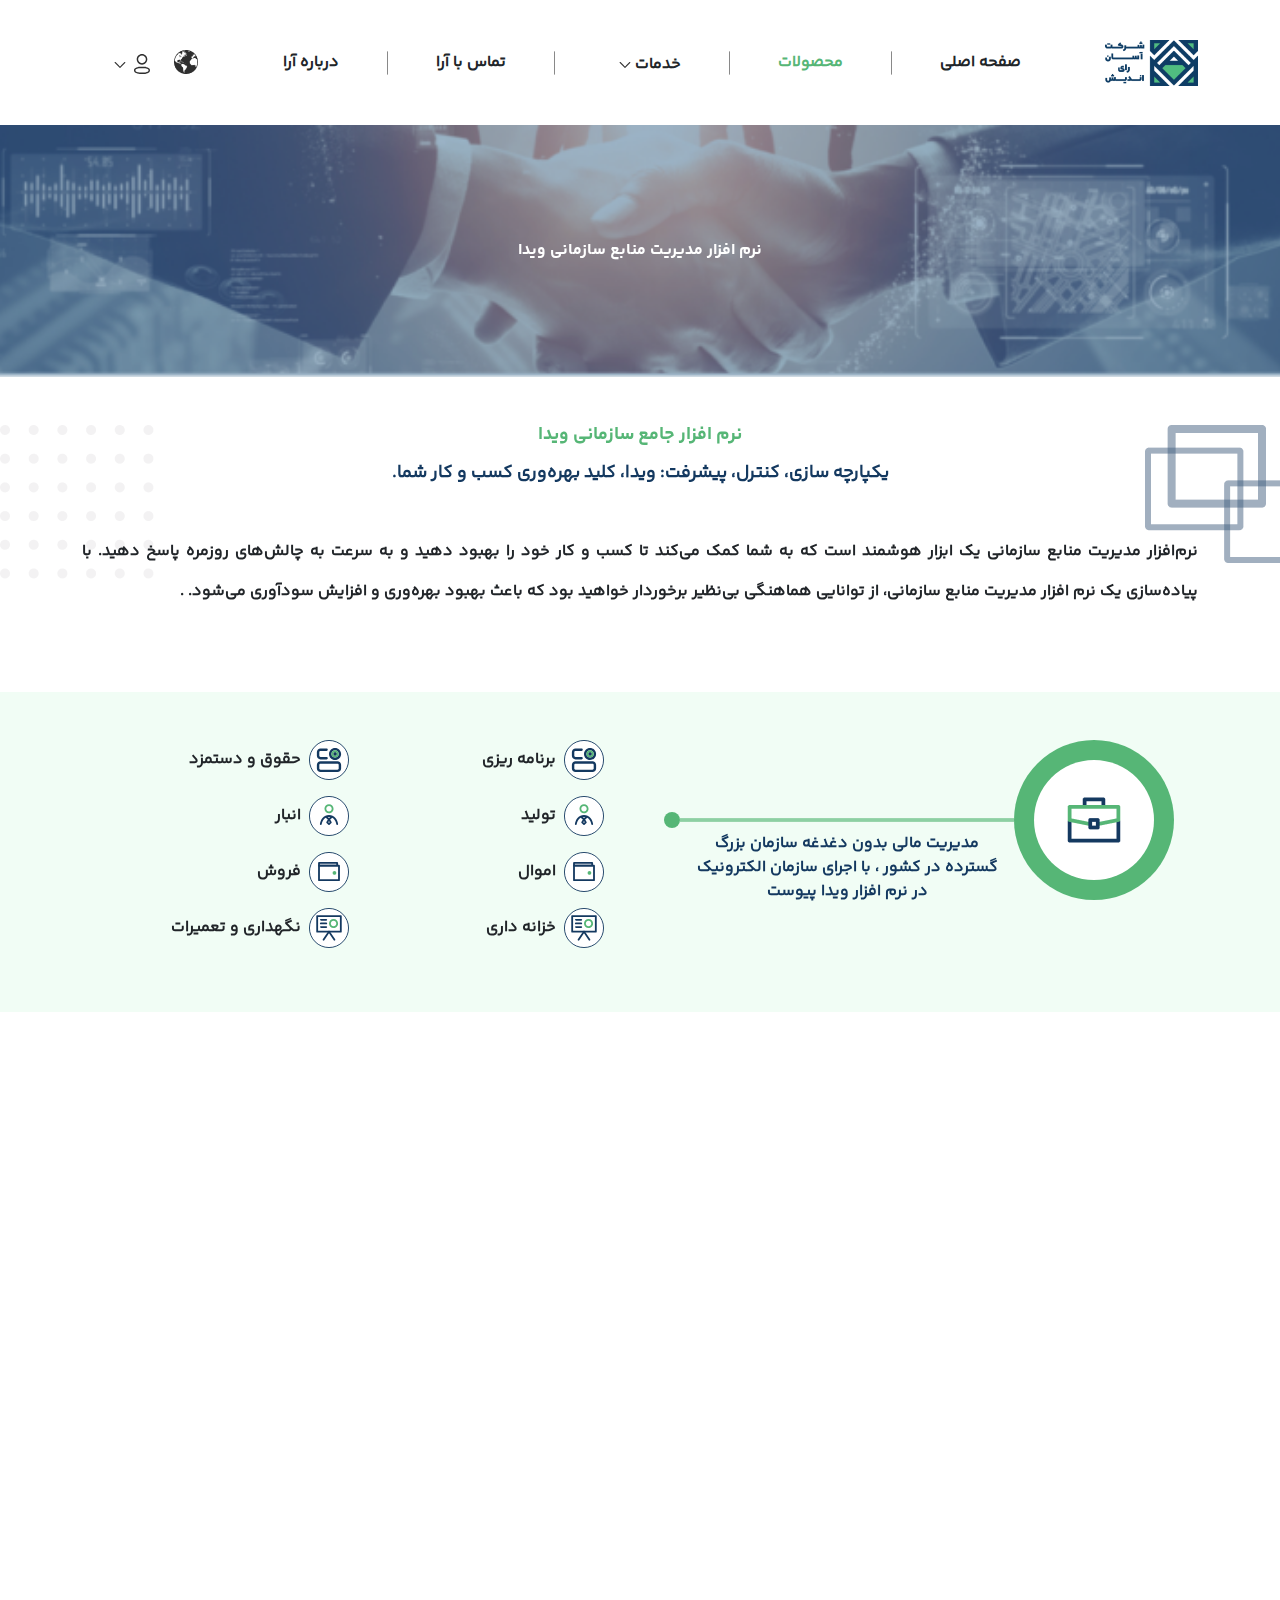
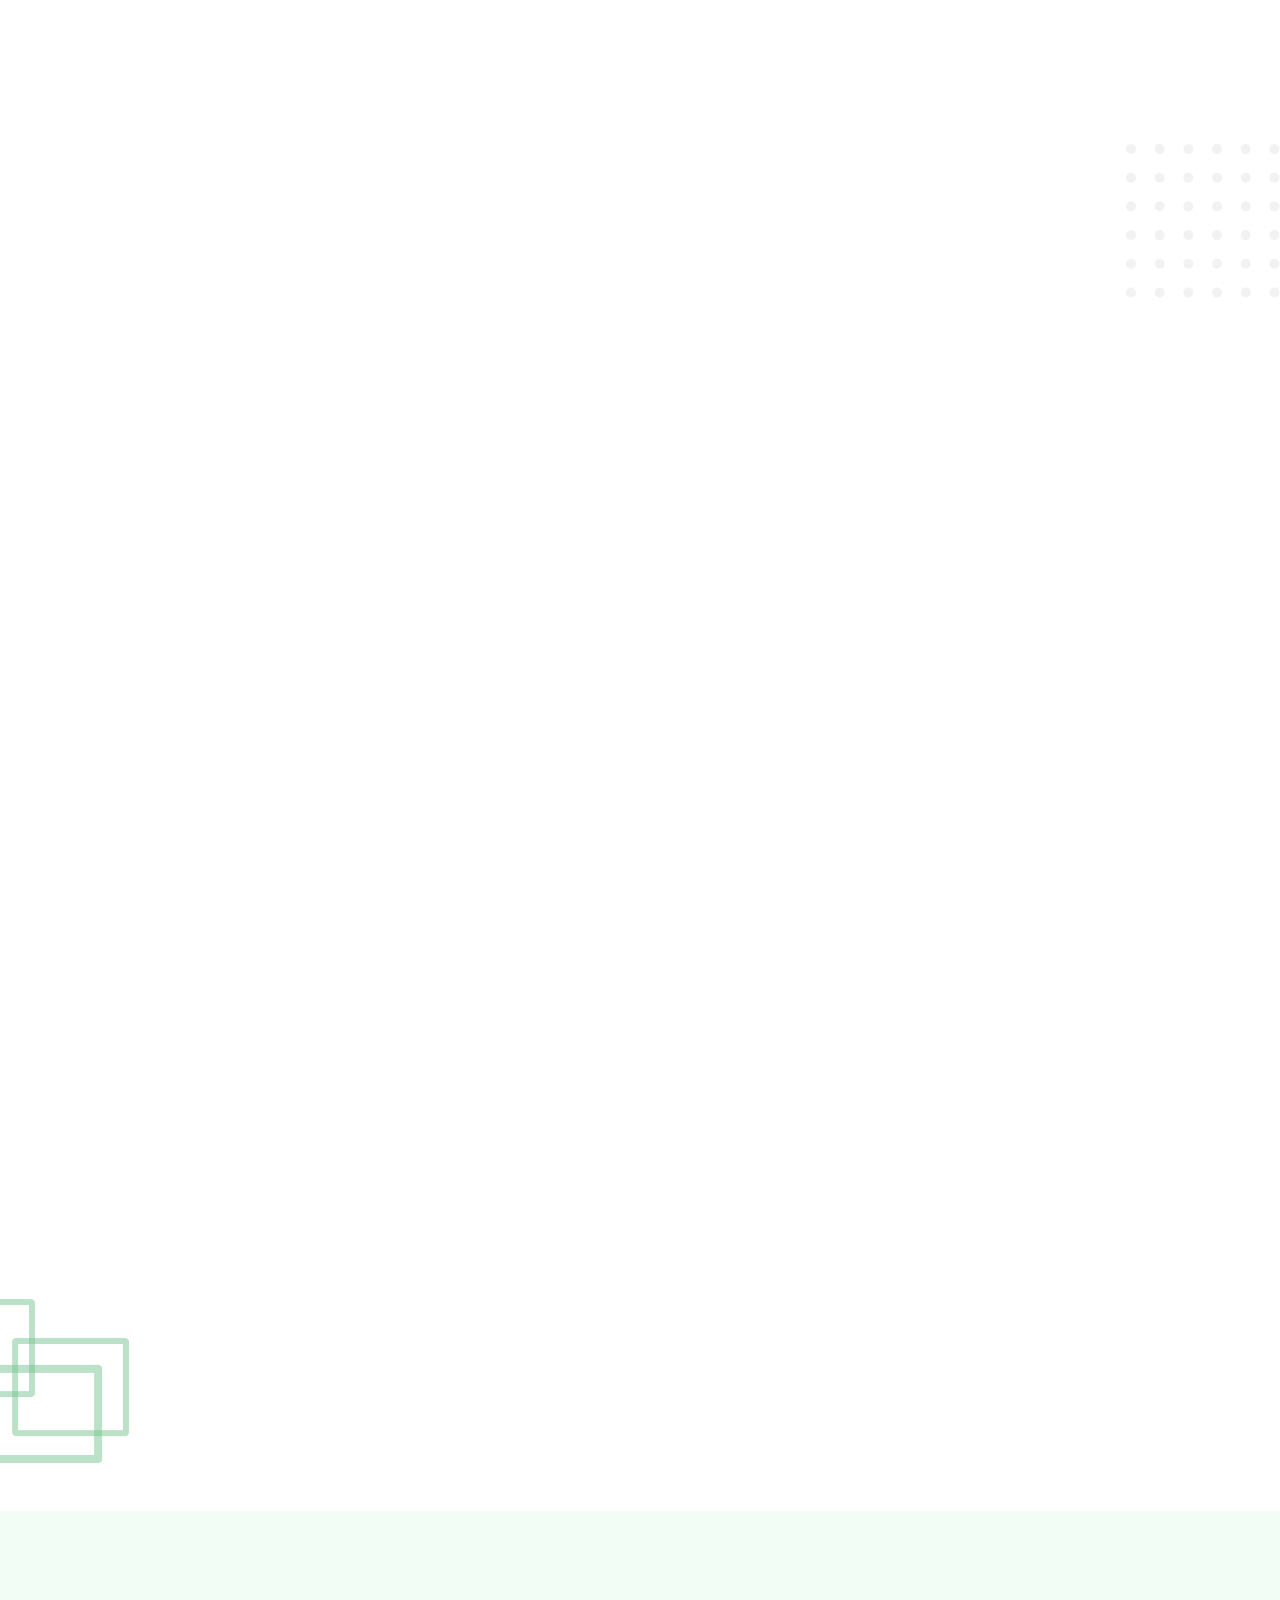
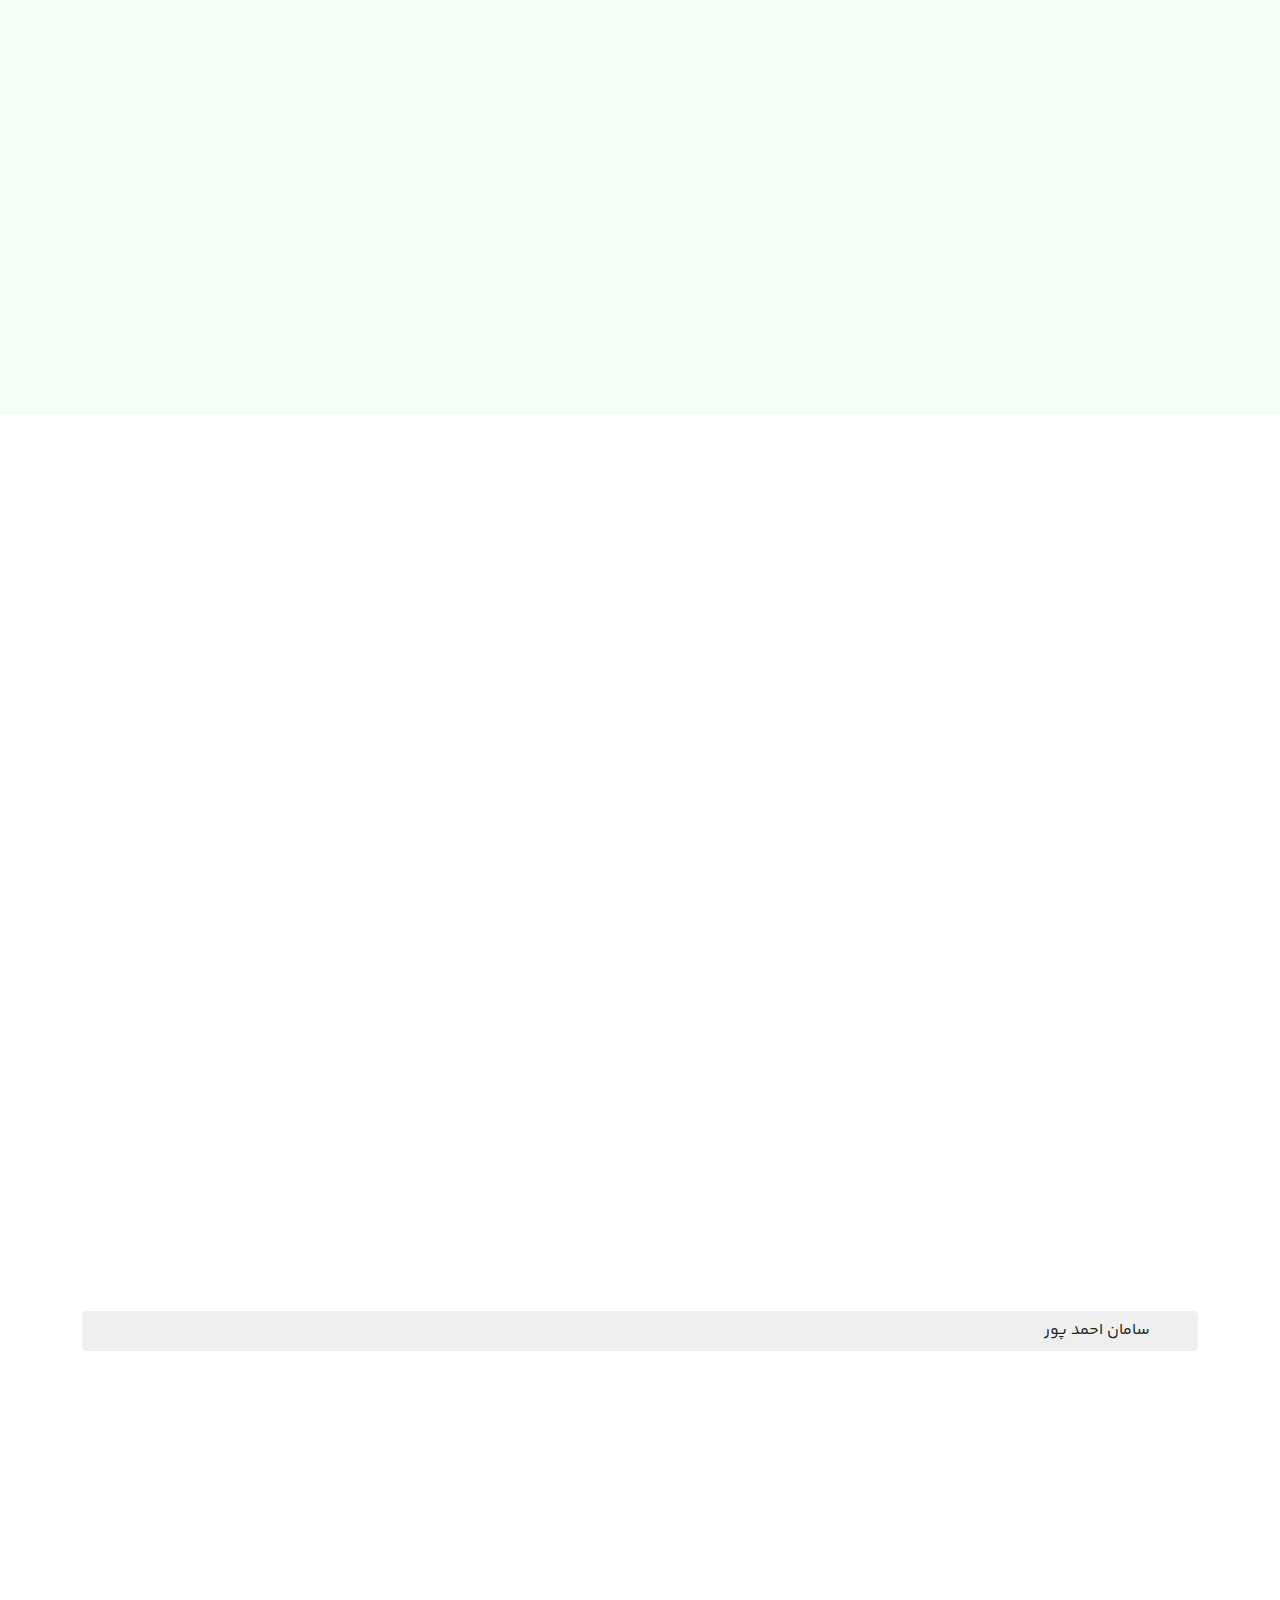
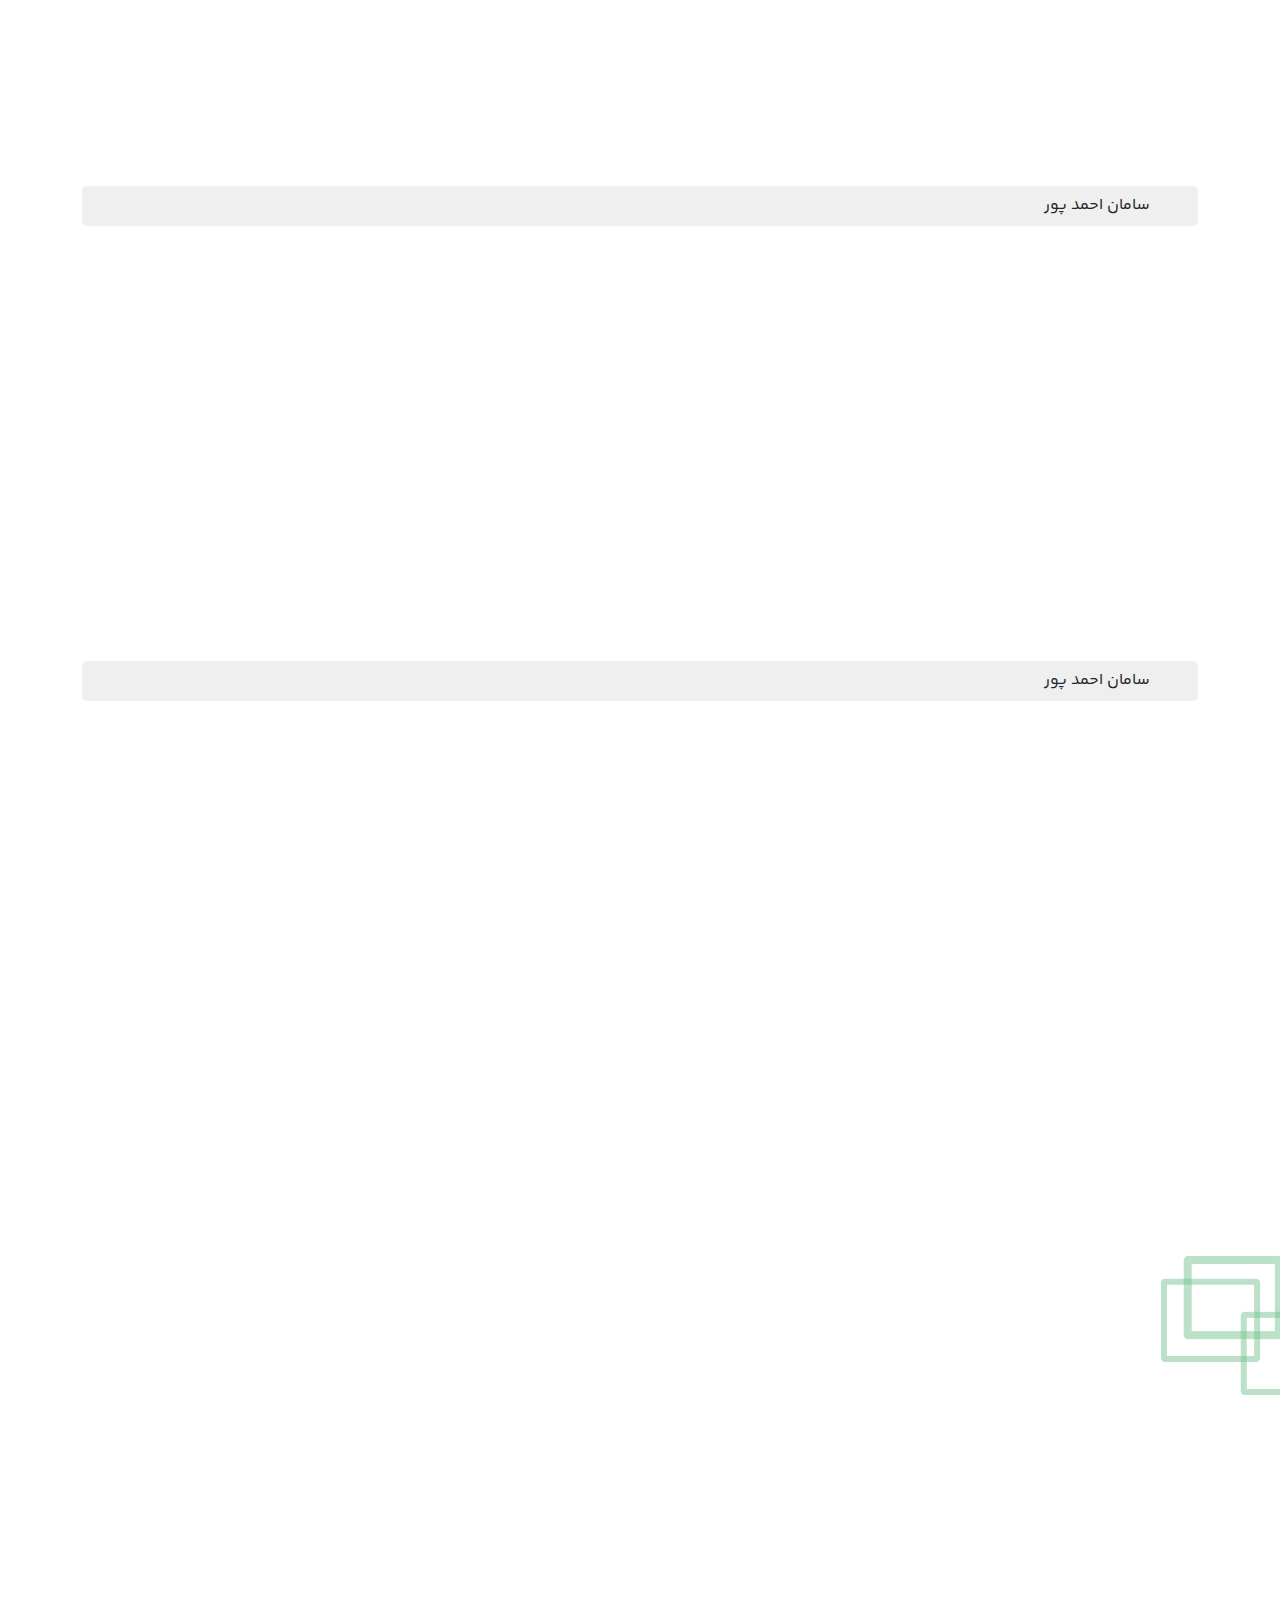
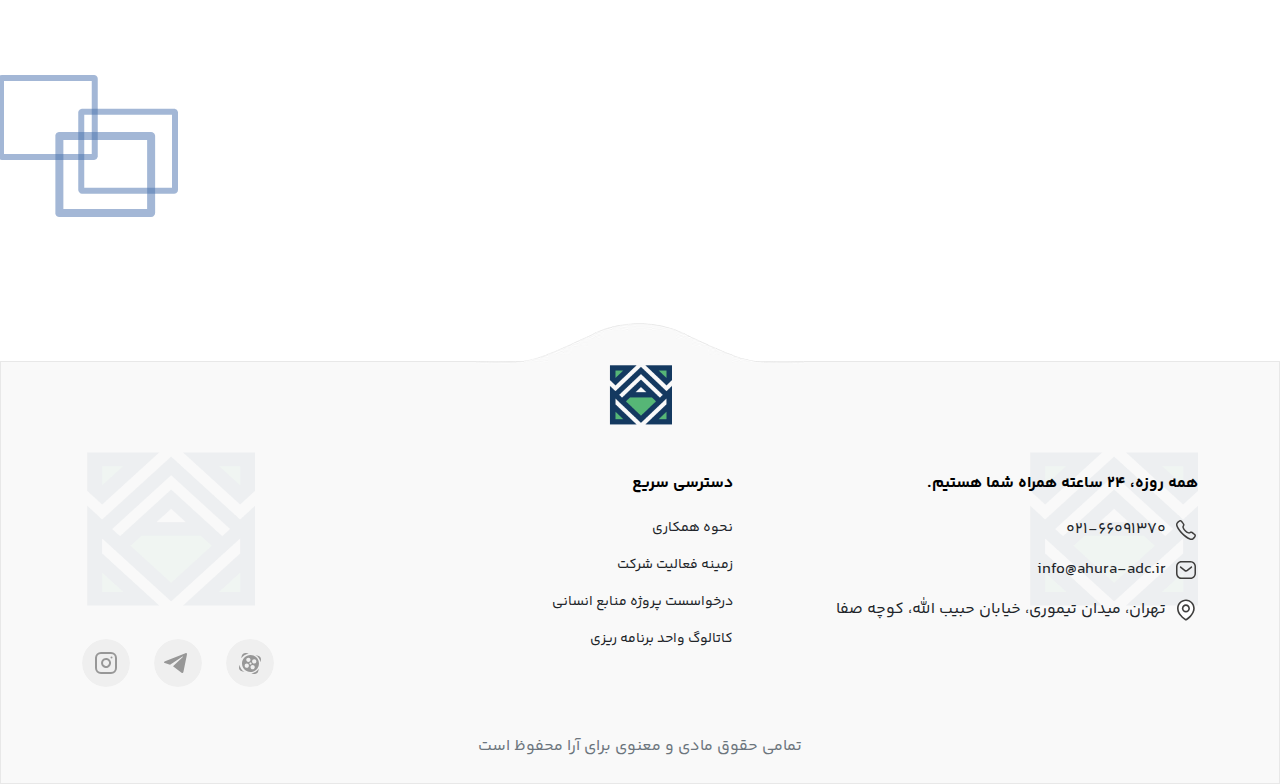
<file: products.html>
<!DOCTYPE html>
<html lang="fa" dir="rtl">

<head>
  <meta charset="UTF-8">
  <meta name="viewport" content="width=device-width, initial-scale=1.0">
  <link href="assets/css/bootstrap.min.css" rel="stylesheet">
  <link rel="stylesheet" href="assets/css/swiper-bundle.min.css" />
  <link rel='stylesheet' type='text/css' media='screen' href='assets/css/aos.css'>
  <link rel='stylesheet' type='text/css' media='screen' href='assets/css/styles.css'>
  <title>محصولات</title>
</head>

<body>

  <!-- demo Modal -->
  <div class="modal fade" id="staticBackdrop" data-bs-backdrop="static" data-bs-keyboard="false" tabindex="-1"
    aria-labelledby="staticBackdropLabel" aria-hidden="true">
    <div class="modal-dialog modal-dialog-centered">
      <div class="modal-content rounded-20 pb-4">
        <div class="modal-header border-0">
          <button type="button" class="btn-close me-auto ms-0" data-bs-dismiss="modal" aria-label="Close"></button>
        </div>
        <div class="modal-body">
          <form class="row g-3 mx-0 fs-14">
            <div class="col-md-6">
              <input class="rounded-16 border h-64 w-100 d-block px-3 outline-none" placeholder="صنف یا صنعت">
            </div>
            <div class="col-md-6">
              <input class="rounded-16 border h-64 w-100 d-block px-3 outline-none" placeholder="نام شرکت">
            </div>
            <div class="col-md-6">
              <input class="rounded-16 border h-64 w-100 d-block px-3 outline-none" placeholder="بودجه">
            </div>
            <div class="col-md-6">
              <input class="rounded-16 border h-64 w-100 d-block px-3 outline-none" placeholder="تعداد پرسنل">
            </div>
            <div class="col-12">
              <input class="rounded-16 border h-64 w-100 d-block px-3 outline-none" placeholder="آدرس">
            </div>
            <div class="col-12">
              <textarea rows="5" placeholder="شرح تقاضا"
                class="rounded-16 border w-100 d-block p-3 outline-none resize-none"></textarea>
            </div>
            <div class="col-12 mt-4">
              <input type="submit" value="ثبت درخواست منو"
                class="text-white mx-auto d-block fs-14 h-48 w-170 fw-bold bg-success py-2 px-4 rounded-4 border-0">
            </div>
          </form>
        </div>
      </div>
    </div>
  </div>


  <!-- header -->

  <header>
    <div class="container">
      <!-- logo && menu && login -->
      <div class="d-flex align-items-center justify-content-between py-4">
        <div class="d-flex align-items-center gap-2">
          <div class="py-3 d-lg-none" data-bs-toggle="offcanvas" data-bs-target="#offcanvasExample"
            aria-controls="offcanvasExample">
            <svg xmlns="http://www.w3.org/2000/svg" width="32" height="32" fill="currentColor"
              class="bi bi-list cursor-pointer" viewBox="0 0 16 16">
              <path fill-rule="evenodd"
                d="M2.5 12a.5.5 0 0 1 .5-.5h10a.5.5 0 0 1 0 1H3a.5.5 0 0 1-.5-.5m0-4a.5.5 0 0 1 .5-.5h10a.5.5 0 0 1 0 1H3a.5.5 0 0 1-.5-.5m0-4a.5.5 0 0 1 .5-.5h10a.5.5 0 0 1 0 1H3a.5.5 0 0 1-.5-.5" />
            </svg>
          </div>
          <a class="d-block"><img alt="logo" src="assets/img/ara LOGO COLOR 3.png" class="img-fluid"></a>
        </div>
        <ul
          class="list-unstyled mb-0 pe-0 d-lg-flex d-none align-items-center justify-content-center gap-xl-5 gap-4 py-3 fw-bold">
          <li><a href="index.html" class="text-dark">صفحه اصلی</a></li>
          <svg width="1" height="24" viewBox="0 0 1 24" fill="none" xmlns="http://www.w3.org/2000/svg">
            <line x1="0.5" y1="0.386963" x2="0.499999" y2="23.6128" stroke="#898989" />
          </svg>
          <li><a href="products.html" class="text-dark active">محصولات</a></li>
          <svg width="1" height="24" viewBox="0 0 1 24" fill="none" xmlns="http://www.w3.org/2000/svg">
            <line x1="0.5" y1="0.386963" x2="0.499999" y2="23.6128" stroke="#898989" />
          </svg>
          <li class="nav-item dropdown">
            <a class="nav-link dropdown-toggle text-dark px-0" href="#" role="button" data-bs-toggle="dropdown"
              aria-expanded="false">
              خدمات
            </a>
            <ul class="dropdown-menu text-end">
              <li><a class="dropdown-item d-flex align-items-center justify-content-between py-2" href="blog.html">
                  <p class="mb-0 fs-14 fw-bold">مقالات</p>
                  <svg width="20" height="20" viewBox="0 0 24 24" fill="none" xmlns="http://www.w3.org/2000/svg">
                    <path
                      d="M16.8 6.0001L10.8 12.0001L16.8 18.0001L15.6 20.4001L7.19995 12.0001L15.6 3.6001L16.8 6.0001Z"
                      fill="#4D4D4F" />
                  </svg>
                </a></li>
              <li><a class="dropdown-item d-flex align-items-center justify-content-between py-2"
                  href="ticket-request.html">
                  <p class="mb-0 fs-14 fw-bold">درخواست تیکت</p>
                  <svg width="20" height="20" viewBox="0 0 24 24" fill="none" xmlns="http://www.w3.org/2000/svg">
                    <path
                      d="M16.8 6.0001L10.8 12.0001L16.8 18.0001L15.6 20.4001L7.19995 12.0001L15.6 3.6001L16.8 6.0001Z"
                      fill="#4D4D4F" />
                  </svg>
                </a></li>
            </ul>
          </li>
          <svg width="1" height="24" viewBox="0 0 1 24" fill="none" xmlns="http://www.w3.org/2000/svg">
            <line x1="0.5" y1="0.386963" x2="0.499999" y2="23.6128" stroke="#898989" />
          </svg>
          <li><a href="contact.html" class="text-dark">تماس با آرا</a></li>
          <svg width="1" height="24" viewBox="0 0 1 24" fill="none" xmlns="http://www.w3.org/2000/svg">
            <line x1="0.5" y1="0.386963" x2="0.499999" y2="23.6128" stroke="#898989" />
          </svg>
          <li><a href="about.html" class="text-dark">درباره آرا</a></li>
        </ul>
        <div class="d-flex align-items-center gap-1">
          <a class="d-block">
            <img alt="world" src="assets/img/world.png" class="img-fluid">
          </a>
          <div class="nav-item dropdown">
            <a class="nav-link dropdown-toggle" href="#" role="button" data-bs-toggle="dropdown" aria-expanded="false">
              <svg xmlns="http://www.w3.org/2000/svg" width="24" height="24" viewBox="0 0 24 24" fill="none">
                <path fill-rule="evenodd" clip-rule="evenodd"
                  d="M12.0043 2C9.07027 2 6.69177 4.38864 6.69177 7.33517C6.69177 10.2817 9.07027 12.6703 12.0043 12.6703C14.9383 12.6703 17.3168 10.2817 17.3168 7.33517C17.3168 4.38864 14.9383 2 12.0043 2ZM12.0043 3.44767C14.1422 3.44767 15.8753 5.18816 15.8753 7.33517C15.8753 9.48218 14.1422 11.2227 12.0043 11.2227C9.8664 11.2227 8.13329 9.48218 8.13329 7.33517C8.13329 5.18816 9.8664 3.44767 12.0043 3.44767ZM9.83005 14.8209C9.05233 14.8749 8.26621 14.9859 7.4908 15.1521C5.99418 15.4604 4.79685 16.0763 4.28724 17.0999C4.09503 17.5002 3.99839 17.9288 4.00002 18.3627C3.99944 18.7935 4.0953 19.2227 4.28062 19.6153C4.76994 20.6271 5.8278 21.1997 7.25624 21.5171L7.51213 21.5705C8.26648 21.7407 9.05284 21.8553 9.84446 21.909C9.91189 21.9288 10.0726 21.9472 10.248 21.9561L10.3922 21.9615C10.4664 21.9633 10.5506 21.9637 10.676 21.9637C11.8138 22.0263 12.9934 22.0081 14.1675 21.9081C14.7932 21.8653 15.4231 21.7835 16.0477 21.6636L16.5151 21.5666C18.0576 21.2623 19.2126 20.6836 19.7186 19.6164C20.0937 18.8241 20.0937 17.9047 19.7188 17.1127C19.214 16.0483 18.0737 15.4744 16.5034 15.1509C15.8873 15.0194 15.2612 14.922 14.6307 14.8599L14.1697 14.8209C12.7259 14.6935 11.2738 14.6935 9.83005 14.8209ZM14.0436 16.263L14.0562 16.264C14.7799 16.3149 15.4991 16.4165 16.2087 16.568C17.3751 16.8083 18.1667 17.2067 18.4171 17.7348C18.6057 18.133 18.6057 18.5958 18.4169 18.9944C18.1829 19.4879 17.472 19.8691 16.4445 20.1021L16.2195 20.1498C15.496 20.3112 14.7791 20.4152 14.0576 20.4647C12.9379 20.5599 11.8249 20.5771 10.7148 20.5171L10.3212 20.5103C10.2119 20.5048 10.1198 20.4942 10.0345 20.4771C9.35872 20.4261 8.75066 20.3454 8.16027 20.2283L7.80775 20.1537C6.63771 19.9244 5.83915 19.5243 5.58024 18.989C5.48964 18.797 5.44125 18.5803 5.44154 18.3609C5.44073 18.1428 5.48848 17.931 5.58118 17.7379C5.83293 17.2324 6.67919 16.7971 7.78605 16.569C8.50073 16.4159 9.21962 16.3144 9.94294 16.264C11.316 16.143 12.6837 16.143 14.0436 16.263Z"
                  fill="#2F2F2F" />
              </svg>
            </a>
            <ul class="dropdown-menu text-end">
              <li><a class="dropdown-item" href="login.html">ورود</a></li>
              <li><a class="dropdown-item" href="signup.html">ثبت نام</a></li>
            </ul>
          </div>
        </div>
      </div>
      <!-- mobile menu -->
      <div class="offcanvas offcanvas-start d-lg-none" tabindex="-1" id="offcanvasExample"
        aria-labelledby="offcanvasExampleLabel">
        <div class="offcanvas-header">
          <button type="button" class="btn-close" data-bs-dismiss="offcanvas" aria-label="Close"></button>
        </div>
        <div class="offcanvas-body">
          <ul
            class="list-unstyled mb-0 pe-0 d-lg-flex flex-column align-items-center justify-content-center gap-lg-5 py-3 fw-bold">
            <li class="mb-4"><a href="index.html" class="text-dark">صفحه اصلی</a></li>
            <li class="mb-4"><a href="products.html" class="text-dark active">محصولات</a></li>
            <li class="mb-4"><a href="blog.html" class="text-dark">مقالات</a></li>
            <li class="mb-4"><a href="ticket-request.html" class="text-dark">درخواست تیکت</a></li>
            <li class="mb-4"><a class="text-dark" href="contact.html">تماس با آرا</a></li>
            <li class="mb-4"><a class="text-dark" href="about.html">درباره آرا</a></li>
          </ul>
        </div>
      </div>
    </div>
  </header>

  <!-- main -->

  <main>

    <!-- banner -->
    <section id="banner2" class="d-flex align-items-center justify-content-center h-252" data-aos="fade-up">
      <div class="py-4 w-100 position-relative z-10">
        <p class="mb-0 fs-20 font-bold text-white text-center">نرم افزار مدیریت منابع سازمانی ویدا</p>
      </div>
    </section>

    <!-- product -->
    <section class="position-relative">
      <!-- shape -->
      <img alt="shape" src="assets/img/2.png" class="img-fluid position-absolute bottom-0 start-0 mb-5">
      <img alt="shape" src="assets/img/1 (2).png" class="img-fluid position-absolute top-0 end-0 mt-5 d-none d-md-block">
      <img alt="shape" src="assets/img/Group 73.png" class="img-fluid position-absolute top-0 start-0 mt-5">
      <img alt="shape" src="assets/img/Group 73.png" class="img-fluid position-absolute top-50 end-0 mb-5 pb-5 z-0">
      <!--  -->
      <div class="py-5">
        <div class="container pb-3">
          <h5 class="fs-18 text-center font-bold text-green" data-aos="fade-up">نرم افزار جامع سازمانی ویدا</h5>
          <h5 class="fs-18 text-center fw-bold text-main mt-3">یکپارچه سازی، کنترل، پیشرفت: ویدا، کلید بهره‌وری کسب و
            کار
            شما.</h5>
          <p class="fw-bold text-dark text-justify lh-30 mt-5 lh-40" data-aos="fade-down">
            نرم‌افزار مدیریت منابع سازمانی یک ابزار هوشمند است که به شما کمک می‌کند تا کسب و کار خود را بهبود دهید و به
            سرعت به چالش‌های روزمره پاسخ دهید. با پیاده‌سازی یک نرم افزار مدیریت منابع سازمانی، از توانایی هماهنگی
            بی‌نظیر
            برخوردار خواهید بود که باعث بهبود بهره‌وری و افزایش سودآوری می‌شود. .
          </p>
        </div>
        <div class="py-5 bg-green4 mt-5">
          <div class="container">
            <div class="row g-5 mx-0">
              <div class="col-lg-6 px-0 px-md-4" data-aos="fade-down">
                <div class="d-flex align-items-center">
                  <div
                    class="w-160 h-160 w-sm-auto h-sm-auto p-3 p-sm-0 flex-shrink-0 rounded-circle bg-green3 d-flex align-items-center justify-content-center">
                    <div class="w-120 h-120 bg-white rounded-circle d-flex align-items-center justify-content-center">
                      <img alt="img" src="assets/img/25 - Bag.png" class="img-fluid">
                    </div>
                  </div>
                  <div class="position-relative">
                    <svg class="w-100" height="4" viewBox="0 0 355 4" fill="none" xmlns="http://www.w3.org/2000/svg">
                      <rect width="355" height="4" fill="#8DD0A3" />
                    </svg>
                    <p class="mb-0 text-main fw-bold position-absolute text-center px-sm-2 fs-sm-12">مدیریت مالی بدون دغدغه سازمان
                      بزرگ گسترده در کشور ، با اجرای سازمان الکترونیک در نرم افزار ویدا پیوست</p>
                  </div>
                  <svg class="flex-shrink-0" width="16" height="16" viewBox="0 0 24 24" fill="none"
                    xmlns="http://www.w3.org/2000/svg">
                    <circle cx="12" cy="12" r="12" fill="#56B676" />
                  </svg>
                </div>
              </div>
              <div class="col-lg-6 px-0 px-md-4" data-aos="fade-up">
                <div class="row g-4 mx-0">
                  <div class="col-sm-6">
                    <div class="d-flex align-items-center gap-2 mb-3">
                      <svg width="40" height="40" viewBox="0 0 44 44" fill="none" xmlns="http://www.w3.org/2000/svg">
                        <circle cx="22" cy="22" r="21.5" fill="white" stroke="#143960" />
                        <path
                          d="M30.6666 15.3327C30.6666 16.4373 29.7712 17.3327 28.6666 17.3327C27.5621 17.3327 26.6666 16.4373 26.6666 15.3327C26.6666 14.2281 27.5621 13.3327 28.6666 13.3327C29.7712 13.3327 30.6666 14.2281 30.6666 15.3327Z"
                          fill="#143960" />
                        <path fill-rule="evenodd" clip-rule="evenodd"
                          d="M22 15.3327C22 11.6508 24.9847 8.66602 28.6666 8.66602C32.3485 8.66602 35.3333 11.6508 35.3333 15.3327C35.3333 19.0146 32.3485 21.9993 28.6666 21.9993C24.9847 21.9993 22 19.0146 22 15.3327ZM28.6666 11.3327C26.4575 11.3327 24.6666 13.1235 24.6666 15.3327C24.6666 17.5418 26.4575 19.3327 28.6666 19.3327C30.8758 19.3327 32.6666 17.5418 32.6666 15.3327C32.6666 13.1235 30.8758 11.3327 28.6666 11.3327Z"
                          fill="#143960" />
                        <path
                          d="M12.6666 9.33268C10.4575 9.33268 8.66663 11.1235 8.66663 13.3327V17.3327C8.66663 19.5418 10.4575 21.3327 12.6666 21.3327H19.3333C20.0697 21.3327 20.6666 20.7357 20.6666 19.9993C20.6666 19.263 20.0697 18.666 19.3333 18.666H12.6666C11.9303 18.666 11.3333 18.069 11.3333 17.3327V13.3327C11.3333 12.5963 11.9302 11.9993 12.6666 11.9993H19.3333C20.0697 11.9993 20.6666 11.4024 20.6666 10.666C20.6666 9.92964 20.0697 9.33268 19.3333 9.33268H12.6666Z"
                          fill="#143960" />
                        <path fill-rule="evenodd" clip-rule="evenodd"
                          d="M12.6666 23.3327C10.4575 23.3327 8.66663 25.1235 8.66663 27.3327V31.3327C8.66663 33.5418 10.4575 35.3327 12.6666 35.3327H31.3333C33.5424 35.3327 35.3333 33.5418 35.3333 31.3327V27.3327C35.3333 25.1235 33.5424 23.3327 31.3333 23.3327H12.6666ZM11.3333 27.3327C11.3333 26.5963 11.9302 25.9993 12.6666 25.9993H31.3333C32.0697 25.9993 32.6666 26.5963 32.6666 27.3327V31.3327C32.6666 32.0691 32.0697 32.666 31.3333 32.666H12.6666C11.9302 32.666 11.3333 32.0691 11.3333 31.3327V27.3327Z"
                          fill="#143960" />
                        <path fill-rule="evenodd" clip-rule="evenodd"
                          d="M24.6666 15.334C24.6666 13.1248 26.4575 11.334 28.6666 11.334C30.8758 11.334 32.6666 13.1248 32.6666 15.334C32.6666 17.5431 30.8758 19.334 28.6666 19.334C26.4575 19.334 24.6666 17.5431 24.6666 15.334ZM30.6666 15.334C30.6666 16.4386 29.7712 17.334 28.6666 17.334C27.5621 17.334 26.6666 16.4386 26.6666 15.334C26.6666 14.2294 27.5621 13.334 28.6666 13.334C29.7712 13.334 30.6666 14.2294 30.6666 15.334Z"
                          fill="#56B676" />
                      </svg>
                      <p class="mb-0 text-dark fw-bold">برنامه ریزی</p>
                    </div>
                    <div class="d-flex align-items-center gap-2 mb-3">
                      <svg width="40" height="40" viewBox="0 0 44 44" fill="none" xmlns="http://www.w3.org/2000/svg">
                        <circle cx="22" cy="22" r="21.5" fill="white" stroke="#143960" />
                        <path fill-rule="evenodd" clip-rule="evenodd"
                          d="M22 11C20.3431 11 19 12.3431 19 14C19 15.6569 20.3431 17 22 17C23.6569 17 25 15.6569 25 14C25 12.3431 23.6569 11 22 11ZM17 14C17 11.2386 19.2386 9 22 9C24.7614 9 27 11.2386 27 14C27 16.7614 24.7614 19 22 19C19.2386 19 17 16.7614 17 14Z"
                          fill="#56B676" />
                        <path fill-rule="evenodd" clip-rule="evenodd"
                          d="M20.6166 23.1074L22 24.2177L23.3833 23.1074C22.9542 23.0378 22.4939 23 22 23C21.506 23 21.0458 23.0378 20.6166 23.1074ZM25.6302 23.8685L23.2919 25.7453L24.8682 28.5039C25.0919 28.8954 25.0259 29.3882 24.7071 29.7071L22.7071 31.7071C22.3165 32.0976 21.6834 32.0976 21.2929 31.7071L19.2929 29.7071C18.974 29.3882 18.908 28.8954 19.1317 28.5039L20.708 25.7453L18.3698 23.8685C16.6086 24.837 15.5247 26.4827 14.8657 28.0278C14.5078 28.867 14.2879 29.6486 14.1579 30.2198C14.0931 30.5045 14.0513 30.7344 14.026 30.8898C14.0134 30.9675 14.0049 31.0264 13.9998 31.064C13.9973 31.0829 13.9956 31.0963 13.9946 31.1042L13.9938 31.1104C13.9325 31.659 13.4382 32.0548 12.8895 31.9939C12.3406 31.9329 11.9451 31.4385 12.0061 30.8896L13 31C12.0061 30.8896 12.006 30.89 12.0061 30.8896L12.0063 30.8879L12.0065 30.8856L12.0073 30.8793L12.0096 30.8601C12.0115 30.8444 12.0143 30.8228 12.0179 30.7956C12.0253 30.7414 12.0363 30.665 12.0519 30.5689C12.0831 30.377 12.1327 30.1058 12.2077 29.7761C12.3573 29.1186 12.6103 28.2179 13.0261 27.2432C13.8505 25.3101 15.3664 22.9714 18.0988 21.7747C19.2159 21.2855 20.5101 21 22 21C23.4899 21 24.7841 21.2855 25.9011 21.7747C28.6336 22.9714 30.1494 25.3101 30.9739 27.2432C31.3896 28.2179 31.6426 29.1186 31.7922 29.7761C31.8672 30.1058 31.9168 30.377 31.948 30.5689C31.9636 30.665 31.9747 30.7414 31.982 30.7956C31.9857 30.8228 31.9884 30.8444 31.9904 30.8601L31.9927 30.8793L31.9934 30.8856L31.9937 30.8879C31.9937 30.8883 31.9938 30.8896 31 31L31.9938 30.8896C32.0548 31.4385 31.6593 31.9329 31.1104 31.9939C30.562 32.0548 30.068 31.6601 30.0063 31.112L30.0061 31.1104L30.0053 31.1042C30.0044 31.0963 30.0026 31.0829 30.0001 31.064C29.995 31.0264 29.9865 30.9675 29.9739 30.8898C29.9486 30.7344 29.9068 30.5045 29.842 30.2198C29.7121 29.6486 29.4921 28.867 29.1342 28.0278C28.4752 26.4827 27.3913 24.837 25.6302 23.8685ZM22 27.5156L21.2472 28.833L22 29.5858L22.7528 28.833L22 27.5156Z"
                          fill="#143960" />
                      </svg>
                      <p class="mb-0 text-dark fw-bold">تولید</p>
                    </div>
                    <div class="d-flex align-items-center gap-2 mb-3">
                      <svg width="40" height="40" viewBox="0 0 44 44" fill="none" xmlns="http://www.w3.org/2000/svg">
                        <circle cx="22" cy="22" r="21.5" fill="white" stroke="#143960" />
                        <path fill-rule="evenodd" clip-rule="evenodd"
                          d="M31 11C31.5523 11 32 11.4477 32 12L32 15C32 15.5523 31.5523 16 31 16L11 16C10.4477 16 10 15.5523 10 15L10 12C10 11.4477 10.4477 11 11 11L31 11ZM30 13L12 13L12 14L30 14L30 13Z"
                          fill="#143960" />
                        <path fill-rule="evenodd" clip-rule="evenodd"
                          d="M10 15C10 14.4477 10.4477 14 11 14H33C33.5523 14 34 14.4477 34 15V31C34 31.5523 33.5523 32 33 32H11C10.4477 32 10 31.5523 10 31V15ZM12 16V30H32V16H12Z"
                          fill="#143960" />
                        <path
                          d="M30 23C30 24.1046 29.1046 25 28 25C26.8954 25 26 24.1046 26 23C26 21.8954 26.8954 21 28 21C29.1046 21 30 21.8954 30 23Z"
                          fill="#56B676" />
                      </svg>
                      <p class="mb-0 text-dark fw-bold">اموال</p>
                    </div>
                    <div class="d-flex align-items-center gap-2 mb-3">
                      <svg width="40" height="40" viewBox="0 0 44 44" fill="none" xmlns="http://www.w3.org/2000/svg">
                        <circle cx="22" cy="22" r="21.5" fill="white" stroke="#143960" />
                        <path fill-rule="evenodd" clip-rule="evenodd"
                          d="M8 9C8 8.44772 8.44772 8 9 8H35C35.5523 8 36 8.44772 36 9V26C36 26.5523 35.5523 27 35 27H9C8.44772 27 8 26.5523 8 26V9ZM10 10V25H34V10H10Z"
                          fill="#143960" />
                        <path fill-rule="evenodd" clip-rule="evenodd"
                          d="M22 25C22.3343 25 22.6466 25.1671 22.832 25.4453L28.832 34.4453C29.1384 34.9048 29.0142 35.5257 28.5547 35.8321C28.0952 36.1384 27.4743 36.0142 27.1679 35.5547L22 27.8028L16.832 35.5547C16.5257 36.0142 15.9048 36.1384 15.4453 35.8321C14.9858 35.5257 14.8616 34.9048 15.1679 34.4453L21.1679 25.4453C21.3534 25.1671 21.6656 25 22 25Z"
                          fill="#143960" />
                        <path fill-rule="evenodd" clip-rule="evenodd"
                          d="M12 13C12 12.4477 12.4477 12 13 12H19C19.5523 12 20 12.4477 20 13C20 13.5523 19.5523 14 19 14H13C12.4477 14 12 13.5523 12 13ZM12 17C12 16.4477 12.4477 16 13 16H19C19.5523 16 20 16.4477 20 17C20 17.5523 19.5523 18 19 18H13C12.4477 18 12 17.5523 12 17ZM12 21C12 20.4477 12.4477 20 13 20H19C19.5523 20 20 20.4477 20 21C20 21.5523 19.5523 22 19 22H13C12.4477 22 12 21.5523 12 21Z"
                          fill="#143960" />
                        <path fill-rule="evenodd" clip-rule="evenodd"
                          d="M27 14C25.3431 14 24 15.3431 24 17C24 18.6569 25.3431 20 27 20C28.6569 20 30 18.6569 30 17C30 15.3431 28.6569 14 27 14ZM22 17C22 14.2386 24.2386 12 27 12C29.7614 12 32 14.2386 32 17C32 19.7614 29.7614 22 27 22C24.2386 22 22 19.7614 22 17Z"
                          fill="#56B676" />
                      </svg>
                      <p class="mb-0 text-dark fw-bold">خزانه داری</p>
                    </div>
                  </div>
                  <div class="col-sm-6">
                    <div class="d-flex align-items-center gap-2 mb-3">
                      <svg width="40" height="40" viewBox="0 0 44 44" fill="none" xmlns="http://www.w3.org/2000/svg">
                        <circle cx="22" cy="22" r="21.5" fill="white" stroke="#143960" />
                        <path
                          d="M30.6666 15.3327C30.6666 16.4373 29.7712 17.3327 28.6666 17.3327C27.5621 17.3327 26.6666 16.4373 26.6666 15.3327C26.6666 14.2281 27.5621 13.3327 28.6666 13.3327C29.7712 13.3327 30.6666 14.2281 30.6666 15.3327Z"
                          fill="#143960" />
                        <path fill-rule="evenodd" clip-rule="evenodd"
                          d="M22 15.3327C22 11.6508 24.9847 8.66602 28.6666 8.66602C32.3485 8.66602 35.3333 11.6508 35.3333 15.3327C35.3333 19.0146 32.3485 21.9993 28.6666 21.9993C24.9847 21.9993 22 19.0146 22 15.3327ZM28.6666 11.3327C26.4575 11.3327 24.6666 13.1235 24.6666 15.3327C24.6666 17.5418 26.4575 19.3327 28.6666 19.3327C30.8758 19.3327 32.6666 17.5418 32.6666 15.3327C32.6666 13.1235 30.8758 11.3327 28.6666 11.3327Z"
                          fill="#143960" />
                        <path
                          d="M12.6666 9.33268C10.4575 9.33268 8.66663 11.1235 8.66663 13.3327V17.3327C8.66663 19.5418 10.4575 21.3327 12.6666 21.3327H19.3333C20.0697 21.3327 20.6666 20.7357 20.6666 19.9993C20.6666 19.263 20.0697 18.666 19.3333 18.666H12.6666C11.9303 18.666 11.3333 18.069 11.3333 17.3327V13.3327C11.3333 12.5963 11.9302 11.9993 12.6666 11.9993H19.3333C20.0697 11.9993 20.6666 11.4024 20.6666 10.666C20.6666 9.92964 20.0697 9.33268 19.3333 9.33268H12.6666Z"
                          fill="#143960" />
                        <path fill-rule="evenodd" clip-rule="evenodd"
                          d="M12.6666 23.3327C10.4575 23.3327 8.66663 25.1235 8.66663 27.3327V31.3327C8.66663 33.5418 10.4575 35.3327 12.6666 35.3327H31.3333C33.5424 35.3327 35.3333 33.5418 35.3333 31.3327V27.3327C35.3333 25.1235 33.5424 23.3327 31.3333 23.3327H12.6666ZM11.3333 27.3327C11.3333 26.5963 11.9302 25.9993 12.6666 25.9993H31.3333C32.0697 25.9993 32.6666 26.5963 32.6666 27.3327V31.3327C32.6666 32.0691 32.0697 32.666 31.3333 32.666H12.6666C11.9302 32.666 11.3333 32.0691 11.3333 31.3327V27.3327Z"
                          fill="#143960" />
                        <path fill-rule="evenodd" clip-rule="evenodd"
                          d="M24.6666 15.334C24.6666 13.1248 26.4575 11.334 28.6666 11.334C30.8758 11.334 32.6666 13.1248 32.6666 15.334C32.6666 17.5431 30.8758 19.334 28.6666 19.334C26.4575 19.334 24.6666 17.5431 24.6666 15.334ZM30.6666 15.334C30.6666 16.4386 29.7712 17.334 28.6666 17.334C27.5621 17.334 26.6666 16.4386 26.6666 15.334C26.6666 14.2294 27.5621 13.334 28.6666 13.334C29.7712 13.334 30.6666 14.2294 30.6666 15.334Z"
                          fill="#56B676" />
                      </svg>
                      <p class="mb-0 text-dark fw-bold">حقوق و دستمزد</p>
                    </div>
                    <div class="d-flex align-items-center gap-2 mb-3">
                      <svg width="40" height="40" viewBox="0 0 44 44" fill="none" xmlns="http://www.w3.org/2000/svg">
                        <circle cx="22" cy="22" r="21.5" fill="white" stroke="#143960" />
                        <path fill-rule="evenodd" clip-rule="evenodd"
                          d="M22 11C20.3431 11 19 12.3431 19 14C19 15.6569 20.3431 17 22 17C23.6569 17 25 15.6569 25 14C25 12.3431 23.6569 11 22 11ZM17 14C17 11.2386 19.2386 9 22 9C24.7614 9 27 11.2386 27 14C27 16.7614 24.7614 19 22 19C19.2386 19 17 16.7614 17 14Z"
                          fill="#56B676" />
                        <path fill-rule="evenodd" clip-rule="evenodd"
                          d="M20.6166 23.1074L22 24.2177L23.3833 23.1074C22.9542 23.0378 22.4939 23 22 23C21.506 23 21.0458 23.0378 20.6166 23.1074ZM25.6302 23.8685L23.2919 25.7453L24.8682 28.5039C25.0919 28.8954 25.0259 29.3882 24.7071 29.7071L22.7071 31.7071C22.3165 32.0976 21.6834 32.0976 21.2929 31.7071L19.2929 29.7071C18.974 29.3882 18.908 28.8954 19.1317 28.5039L20.708 25.7453L18.3698 23.8685C16.6086 24.837 15.5247 26.4827 14.8657 28.0278C14.5078 28.867 14.2879 29.6486 14.1579 30.2198C14.0931 30.5045 14.0513 30.7344 14.026 30.8898C14.0134 30.9675 14.0049 31.0264 13.9998 31.064C13.9973 31.0829 13.9956 31.0963 13.9946 31.1042L13.9938 31.1104C13.9325 31.659 13.4382 32.0548 12.8895 31.9939C12.3406 31.9329 11.9451 31.4385 12.0061 30.8896L13 31C12.0061 30.8896 12.006 30.89 12.0061 30.8896L12.0063 30.8879L12.0065 30.8856L12.0073 30.8793L12.0096 30.8601C12.0115 30.8444 12.0143 30.8228 12.0179 30.7956C12.0253 30.7414 12.0363 30.665 12.0519 30.5689C12.0831 30.377 12.1327 30.1058 12.2077 29.7761C12.3573 29.1186 12.6103 28.2179 13.0261 27.2432C13.8505 25.3101 15.3664 22.9714 18.0988 21.7747C19.2159 21.2855 20.5101 21 22 21C23.4899 21 24.7841 21.2855 25.9011 21.7747C28.6336 22.9714 30.1494 25.3101 30.9739 27.2432C31.3896 28.2179 31.6426 29.1186 31.7922 29.7761C31.8672 30.1058 31.9168 30.377 31.948 30.5689C31.9636 30.665 31.9747 30.7414 31.982 30.7956C31.9857 30.8228 31.9884 30.8444 31.9904 30.8601L31.9927 30.8793L31.9934 30.8856L31.9937 30.8879C31.9937 30.8883 31.9938 30.8896 31 31L31.9938 30.8896C32.0548 31.4385 31.6593 31.9329 31.1104 31.9939C30.562 32.0548 30.068 31.6601 30.0063 31.112L30.0061 31.1104L30.0053 31.1042C30.0044 31.0963 30.0026 31.0829 30.0001 31.064C29.995 31.0264 29.9865 30.9675 29.9739 30.8898C29.9486 30.7344 29.9068 30.5045 29.842 30.2198C29.7121 29.6486 29.4921 28.867 29.1342 28.0278C28.4752 26.4827 27.3913 24.837 25.6302 23.8685ZM22 27.5156L21.2472 28.833L22 29.5858L22.7528 28.833L22 27.5156Z"
                          fill="#143960" />
                      </svg>
                      <p class="mb-0 text-dark fw-bold">انبار</p>
                    </div>
                    <div class="d-flex align-items-center gap-2 mb-3">
                      <svg width="40" height="40" viewBox="0 0 44 44" fill="none" xmlns="http://www.w3.org/2000/svg">
                        <circle cx="22" cy="22" r="21.5" fill="white" stroke="#143960" />
                        <path fill-rule="evenodd" clip-rule="evenodd"
                          d="M31 11C31.5523 11 32 11.4477 32 12L32 15C32 15.5523 31.5523 16 31 16L11 16C10.4477 16 10 15.5523 10 15L10 12C10 11.4477 10.4477 11 11 11L31 11ZM30 13L12 13L12 14L30 14L30 13Z"
                          fill="#143960" />
                        <path fill-rule="evenodd" clip-rule="evenodd"
                          d="M10 15C10 14.4477 10.4477 14 11 14H33C33.5523 14 34 14.4477 34 15V31C34 31.5523 33.5523 32 33 32H11C10.4477 32 10 31.5523 10 31V15ZM12 16V30H32V16H12Z"
                          fill="#143960" />
                        <path
                          d="M30 23C30 24.1046 29.1046 25 28 25C26.8954 25 26 24.1046 26 23C26 21.8954 26.8954 21 28 21C29.1046 21 30 21.8954 30 23Z"
                          fill="#56B676" />
                      </svg>
                      <p class="mb-0 text-dark fw-bold">فروش</p>
                    </div>
                    <div class="d-flex align-items-center gap-2 mb-3">
                      <svg width="40" height="40" viewBox="0 0 44 44" fill="none" xmlns="http://www.w3.org/2000/svg">
                        <circle cx="22" cy="22" r="21.5" fill="white" stroke="#143960" />
                        <path fill-rule="evenodd" clip-rule="evenodd"
                          d="M8 9C8 8.44772 8.44772 8 9 8H35C35.5523 8 36 8.44772 36 9V26C36 26.5523 35.5523 27 35 27H9C8.44772 27 8 26.5523 8 26V9ZM10 10V25H34V10H10Z"
                          fill="#143960" />
                        <path fill-rule="evenodd" clip-rule="evenodd"
                          d="M22 25C22.3343 25 22.6466 25.1671 22.832 25.4453L28.832 34.4453C29.1384 34.9048 29.0142 35.5257 28.5547 35.8321C28.0952 36.1384 27.4743 36.0142 27.1679 35.5547L22 27.8028L16.832 35.5547C16.5257 36.0142 15.9048 36.1384 15.4453 35.8321C14.9858 35.5257 14.8616 34.9048 15.1679 34.4453L21.1679 25.4453C21.3534 25.1671 21.6656 25 22 25Z"
                          fill="#143960" />
                        <path fill-rule="evenodd" clip-rule="evenodd"
                          d="M12 13C12 12.4477 12.4477 12 13 12H19C19.5523 12 20 12.4477 20 13C20 13.5523 19.5523 14 19 14H13C12.4477 14 12 13.5523 12 13ZM12 17C12 16.4477 12.4477 16 13 16H19C19.5523 16 20 16.4477 20 17C20 17.5523 19.5523 18 19 18H13C12.4477 18 12 17.5523 12 17ZM12 21C12 20.4477 12.4477 20 13 20H19C19.5523 20 20 20.4477 20 21C20 21.5523 19.5523 22 19 22H13C12.4477 22 12 21.5523 12 21Z"
                          fill="#143960" />
                        <path fill-rule="evenodd" clip-rule="evenodd"
                          d="M27 14C25.3431 14 24 15.3431 24 17C24 18.6569 25.3431 20 27 20C28.6569 20 30 18.6569 30 17C30 15.3431 28.6569 14 27 14ZM22 17C22 14.2386 24.2386 12 27 12C29.7614 12 32 14.2386 32 17C32 19.7614 29.7614 22 27 22C24.2386 22 22 19.7614 22 17Z"
                          fill="#56B676" />
                      </svg>
                      <p class="mb-0 text-dark fw-bold">نگهداری و تعمیرات</p>
                    </div>
                  </div>
                </div>
              </div>
            </div>
          </div>
        </div>
        <div class="container">
          <div class="mt-5">
            <h5 class="text-second2 font-bold fs-18" data-aos="fade-up">از مزایای یک نرم افزار مدیریت منابع می توان به
              موارد ذیل اشاره نمود:</h5>
            <ol class="font-bold mb-0 pe-4 lh-40 mt-3" data-aos="fade-down">
              <li class="text-main">یکپارچگی اطلاعات:</li>
              <p class="text-dark">با ادغام تمامی عناصر کسب و کار در یک پلتفرم، هماهنگی بیشتری بین اقسام مختلف فراهم
                می‌شود.</p>
              <li class="text-main">کنترل دقیق:</li>
              <p class="text-dark">یک نرم افزار مدیریت منابع،اطلاعات دقیق و به‌روز را در دسترس قرار می‌دهد، که به مدیران
                این امکان را می‌دهد تا بهترین تصمیمات را بگیرند.</p>
              <li class="text-main">افزایش بهره وری:</li>
              <p class="text-dark">پردازش‌های بهینه شده و استفاده از اطلاعات به موقع، بهره‌وری را افزایش می‌دهد.</p>
              <li class="text-main">کاهش خطاها:</li>
              <p class="text-dark">با حذف دستیابی به داده‌های تکراری، خطاها به حداقل می‌رسند.</p>
              <li class="text-main">تصمیم گیزی سریع:</li>
              <p class="text-dark">دسترسی به اطلاعات لحظه‌ای، این امکان را فراهم می‌کند که تصمیمات سریع و هوشمندانه بر
                اساس داده‌های دقیق گرفته شوند.</p>
              <li class="text-main">سازگاری بالا:</li>
              <p class="text-dark">امکان اتصال به سایر سیستم‌ها و فناوری‌ها، سازگاری بالایی را با دیگر ابزارها فراهم
                می‌سازد.</p>
              <li class="text-main">کاهش هزینه ها:</li>
              <p class="text-dark">با بهینه‌سازی فرآیندها و مدیریت بهتر منابع، هزینه‌ها به مراتب کاهش می‌یابد.</p>
            </ol>
          </div>
          <div class="fw-bold text-dark text-justify lh-30 my-5 pt-4" data-aos="fade-up">
            <p>
              در همین راستا نرم افزار مدیریت منابع ویدا، راهکاری یکپارچه برای بهبود کارایی و کنترل بهتر در کسب و کارها
              فراهم می‌کند. این سیستم هوشمند اجزای مختلف سازمان را با یکدیگر ارتباط برقرار می‌دهد تا اطلاعات به‌روز و
              یکپارچه را در اختیار تمام اعضای تیم قرار دهد.
            </p>
            <p>
              با ویدا از هماهنگی بالا، کاهش خطاها و افزایش بهره‌وری بهره‌مند
              می‌شوید. تصمیم‌گیری‌های سریعتر، کاهش هزینه‌ها و امکان پیش‌بینی دقیق‌تر از دیگر مزایای این سیستم هستند.
              همچنین، سازگاری بالا با فناوری‌های دیگر و امکان اتصال به سیستم‌های مختلف، این نرم‌افزار را به یک ابزار
              یکپارچه و جامع تبدیل می‌کند.
            </p>
            <p>
              هدف اصلی ویدا، به کسب و کارها این امکان را می‌دهد که با تسریع فرآیندها، به
              داده‌های دقیق دسترسی داشته باشند و در نتیجه، تصمیمات بهتری را اجرا کنند. این نه تنها باعث بهبود سودآوری
              می‌شود بلکه به کسب و کارها این امکان را می‌دهد که در مسیر پیشرفت و رشد پایدار قرار گیرند.
            </p>
          </div>
          <div class="row g-4 mx-0 mt-5">
            <div class="col-lg-6">
              <div>
                <h5 class="text-second2 font-bold fs-18" data-aos="fade-up">ویژگی ها و امکانات شاخص سامانه</h5>
                <ol class="font-bold mb-0 pe-4 lh-40 mt-3" data-aos="fade-down">
                  <li>نرم افزار آنلاین و تحت وب</li>
                  <li>رابط کاربری و ساده</li>
                  <li>ساختار متمرکز و امنیت بالا</li>
                  <li>سرعت بهینه</li>
                  <li>خدمات پشتیبانی جهت آموزش و استقرار</li>
                </ol>
              </div>
            </div>
            <div class="col-lg-6">
              <div>
                <h5 class="text-second2 font-bold fs-18" data-aos="fade-up">جامعه هدف سامانه</h5>
                <ol class="font-bold mb-0 pe-4 lh-40 mt-3" data-aos="fade-down">
                  <li>کسب و کارهای خرد</li>
                  <li>کسب و کارهای کوچک و متوسط</li>
                  <li>کسب و کارهای نوپا</li>
                </ol>
              </div>
            </div>
          </div>
          <div class="mt-5 position-relative">
            <div class="rounded-20 bg-main mb-3 py-5 px-4 flex-column flex-md-row d-flex align-items-center gap-5" data-aos="fade-down">
              <img alt="img" src="assets/img/Frame (2).png" class="img-fluid">
              <div class="text-white fw-bold">
                <p>مدیران سازمان می توانند :</p>
                <p class="text-justify lh-40 ps-md-5">
                  افزایش بهره وری و کارایی پرسنل شرکت خود را احساس کنند، مدیریت زمان بهتری داشته
                  باشند. کارهای بیشتری را در زمان کمتر، پیگیری و نظارت کنند و سازمانی فرآیندگرا، ساختاریافته و هدفمند را
                  پیاده سازی نمایند. سرعت و حجم کار انجام شده را اندازه گیری نموده و گلوگاههای کاری را شناسایی و روالها
                  را
                  اصلاح نمایند.
                </p>
              </div>
            </div>
            <div class="rounded-20 bg-main mb-3 py-5 px-4 flex-column flex-md-row d-flex align-items-center gap-5" data-aos="fade-up">
              <div class="text-white fw-bold order-1 order-md-0">
                <p>پرسنل سازمان می توانند :</p>
                <p class="text-justify lh-40 ps-md-5">
                  کارهای ورودی را در یک محیط دریافت و اولویت دهی کنند، سرعت گردش و انجام کارها را
                  افزایش دهند، کارهای در گردش خود را پیگیری و اولویت بندی نمایند، دستورات شفاف و مشخص دریافت نموده و در
                  زمان
                  مناسب پاسخ دهی نمایند. در اصلاح فرآیندها مشارکت نموده و سازمانی فرآیندگرا، هوشمند، چابک و منعطف داشته
                  باشند.
                </p>
              </div>
              <img alt="img" src="assets/img/Frame(1).png" class="img-fluid order-0 order-md-1">
            </div>
          </div>
        </div>
      </div>
    </section>

    <!-- tabs -->
    <section id="tabs" class="py-md-5 py-4">
      <div class="container my-md-5 fs-sm-12" data-aos="fade-down">
        <ul
          class="nav nav-pills font-bold mb-0 px-md-5 px-4 bg-white mx-lg-5 rounded-pill rounded-lg-14 py-xl-2 py-4 justify-content-between gap-md-5 gap-3"
          id="pills-tab" role="tablist">
          <li class="nav-item h-100 flex-grow-1" role="presentation">
            <button class="nav-link text-dark w-100 rounded-pill h-100 active" id="pills-home-tab" data-bs-toggle="pill"
              data-bs-target="#pills-home" type="button" role="tab" aria-controls="pills-home"
              aria-selected="true">ویژگی های شاخص</button>
          </li>
          <li class="nav-item h-100 flex-grow-1" role="presentation">
            <button class="nav-link text-dark w-100 rounded-pill h-100" id="pills-profile-tab" data-bs-toggle="pill"
              data-bs-target="#pills-profile" type="button" role="tab" aria-controls="pills-profile"
              aria-selected="false">امکانات</button>
          </li>
          <li class="nav-item h-100 flex-grow-1" role="presentation">
            <button class="nav-link text-dark w-100 rounded-pill h-100" id="pills-contact-tab" data-bs-toggle="pill"
              data-bs-target="#pills-contact" type="button" role="tab" aria-controls="pills-contact"
              aria-selected="false">سایر اطلاعات</button>
          </li>
          <li class="nav-item h-100 flex-grow-1" role="presentation">
            <button class="nav-link text-dark w-100 rounded-pill h-100" id="pills-disabled-tab" data-bs-toggle="pill"
              data-bs-target="#pills-disabled" type="button" role="tab" aria-controls="pills-disabled"
              aria-selected="false">تصاویر</button>
          </li>
          <li class="nav-item h-100 flex-grow-1" role="presentation">
            <button class="nav-link text-dark w-100 rounded-pill h-100" id="pills-faqs-tab" data-bs-toggle="pill"
              data-bs-target="#pills-faqs" type="button" role="tab" aria-controls="pills-faqs"
              aria-selected="false">سوالات متداول</button>
          </li>
        </ul>
        <div class="tab-content mx-lg-5" id="pills-tabContent">
          <div class="tab-pane fade show active" id="pills-home" role="tabpanel" aria-labelledby="pills-home-tab"
            tabindex="0">
            <div class="fw-bold text-dark mt-4 pt-2 me-lg-5">
              <div class="d-flex align-items-center gap-2 mb-3">
                <svg class="flex-shrink-0" width="32" height="32" viewBox="0 0 32 32" fill="none"
                  xmlns="http://www.w3.org/2000/svg">
                  <path
                    d="M30 16C30 8.27083 23.7292 2 16 2C8.27083 2 2 8.27083 2 16C2 23.7292 8.27083 30 16 30C23.7292 30 30 23.7292 30 16Z"
                    stroke="#31C65B" stroke-width="3" stroke-miterlimit="10" />
                  <path d="M23 10.1665L13.2 21.8332L9 17.1665" stroke="#31C65B" stroke-width="3" stroke-linecap="round"
                    stroke-linejoin="round" />
                </svg>
                <p class="mb-0 text-main font-bold">اتوماسیون اداری پیوست ، ابزاری در جهت پیاده سازی سازمان بدون کاغذ ،
                  چابک ، منعطف و فرآیندگرا:</p>
              </div>
              <div class="d-flex align-items-center gap-2 mb-3">
                <svg class="flex-shrink-0" width="32" height="32" viewBox="0 0 32 32" fill="none"
                  xmlns="http://www.w3.org/2000/svg">
                  <path
                    d="M30 16C30 8.27083 23.7292 2 16 2C8.27083 2 2 8.27083 2 16C2 23.7292 8.27083 30 16 30C23.7292 30 30 23.7292 30 16Z"
                    stroke="#31C65B" stroke-width="3" stroke-miterlimit="10" />
                  <path d="M23 10.1665L13.2 21.8332L9 17.1665" stroke="#31C65B" stroke-width="3" stroke-linecap="round"
                    stroke-linejoin="round" />
                </svg>
                <p class="mb-0">کارتابل الکترونیک تحت وب و Responsive برای دسترسی سریع، ساده و امن به اطلاعات در هر زمان
                  و از هر مکان</p>
              </div>
              <div class="d-flex align-items-center gap-2 mb-3">
                <svg class="flex-shrink-0" width="32" height="32" viewBox="0 0 32 32" fill="none"
                  xmlns="http://www.w3.org/2000/svg">
                  <path
                    d="M30 16C30 8.27083 23.7292 2 16 2C8.27083 2 2 8.27083 2 16C2 23.7292 8.27083 30 16 30C23.7292 30 30 23.7292 30 16Z"
                    stroke="#31C65B" stroke-width="3" stroke-miterlimit="10" />
                  <path d="M23 10.1665L13.2 21.8332L9 17.1665" stroke="#31C65B" stroke-width="3" stroke-linecap="round"
                    stroke-linejoin="round" />
                </svg>
                <p class="mb-0">افزایش بهره وری و افزایش سرعت و دقت در عملیات اداری و نظارت عالی بر عملکرد سازمان</p>
              </div>
              <div class="d-flex align-items-center gap-2 mb-3">
                <svg class="flex-shrink-0" width="32" height="32" viewBox="0 0 32 32" fill="none"
                  xmlns="http://www.w3.org/2000/svg">
                  <path
                    d="M30 16C30 8.27083 23.7292 2 16 2C8.27083 2 2 8.27083 2 16C2 23.7292 8.27083 30 16 30C23.7292 30 30 23.7292 30 16Z"
                    stroke="#31C65B" stroke-width="3" stroke-miterlimit="10" />
                  <path d="M23 10.1665L13.2 21.8332L9 17.1665" stroke="#31C65B" stroke-width="3" stroke-linecap="round"
                    stroke-linejoin="round" />
                </svg>
                <p class="mb-0">نرم افزار حرفه ای تحت وب با قابلیت استفاده بر روی انواع مرورگر ها و سیستم عامل ها</p>
              </div>
              <div class="d-flex align-items-center gap-2 mb-3">
                <svg class="flex-shrink-0" width="32" height="32" viewBox="0 0 32 32" fill="none"
                  xmlns="http://www.w3.org/2000/svg">
                  <path
                    d="M30 16C30 8.27083 23.7292 2 16 2C8.27083 2 2 8.27083 2 16C2 23.7292 8.27083 30 16 30C23.7292 30 30 23.7292 30 16Z"
                    stroke="#31C65B" stroke-width="3" stroke-miterlimit="10" />
                  <path d="M23 10.1665L13.2 21.8332L9 17.1665" stroke="#31C65B" stroke-width="3" stroke-linecap="round"
                    stroke-linejoin="round" />
                </svg>
                <p class="mb-0">بایگانی مکاتبات مطابق با ساختار دلخواه و دسترسی سریع به سوابق مکاتبات</p>
              </div>
            </div>
          </div>
          <div class="tab-pane fade" id="pills-profile" role="tabpanel" aria-labelledby="pills-profile-tab"
            tabindex="0">
            <div class="fw-bold text-dark mt-4 pt-2 me-lg-5">
              <div class="d-flex align-items-center gap-2 mb-3">
                <svg class="flex-shrink-0" width="32" height="32" viewBox="0 0 32 32" fill="none"
                  xmlns="http://www.w3.org/2000/svg">
                  <path
                    d="M30 16C30 8.27083 23.7292 2 16 2C8.27083 2 2 8.27083 2 16C2 23.7292 8.27083 30 16 30C23.7292 30 30 23.7292 30 16Z"
                    stroke="#31C65B" stroke-width="3" stroke-miterlimit="10" />
                  <path d="M23 10.1665L13.2 21.8332L9 17.1665" stroke="#31C65B" stroke-width="3" stroke-linecap="round"
                    stroke-linejoin="round" />
                </svg>
                <p class="mb-0 text-main font-bold">اتوماسیون اداری پیوست ، ابزاری در جهت پیاده سازی سازمان بدون کاغذ ،
                  چابک ، منعطف و فرآیندگرا:</p>
              </div>
              <div class="d-flex align-items-center gap-2 mb-3">
                <svg class="flex-shrink-0" width="32" height="32" viewBox="0 0 32 32" fill="none"
                  xmlns="http://www.w3.org/2000/svg">
                  <path
                    d="M30 16C30 8.27083 23.7292 2 16 2C8.27083 2 2 8.27083 2 16C2 23.7292 8.27083 30 16 30C23.7292 30 30 23.7292 30 16Z"
                    stroke="#31C65B" stroke-width="3" stroke-miterlimit="10" />
                  <path d="M23 10.1665L13.2 21.8332L9 17.1665" stroke="#31C65B" stroke-width="3" stroke-linecap="round"
                    stroke-linejoin="round" />
                </svg>
                <p class="mb-0">کارتابل الکترونیک تحت وب و Responsive برای دسترسی سریع، ساده و امن به اطلاعات در هر زمان
                  و از هر مکان</p>
              </div>
              <div class="d-flex align-items-center gap-2 mb-3">
                <svg class="flex-shrink-0" width="32" height="32" viewBox="0 0 32 32" fill="none"
                  xmlns="http://www.w3.org/2000/svg">
                  <path
                    d="M30 16C30 8.27083 23.7292 2 16 2C8.27083 2 2 8.27083 2 16C2 23.7292 8.27083 30 16 30C23.7292 30 30 23.7292 30 16Z"
                    stroke="#31C65B" stroke-width="3" stroke-miterlimit="10" />
                  <path d="M23 10.1665L13.2 21.8332L9 17.1665" stroke="#31C65B" stroke-width="3" stroke-linecap="round"
                    stroke-linejoin="round" />
                </svg>
                <p class="mb-0">افزایش بهره وری و افزایش سرعت و دقت در عملیات اداری و نظارت عالی بر عملکرد سازمان</p>
              </div>
              <div class="d-flex align-items-center gap-2 mb-3">
                <svg class="flex-shrink-0" width="32" height="32" viewBox="0 0 32 32" fill="none"
                  xmlns="http://www.w3.org/2000/svg">
                  <path
                    d="M30 16C30 8.27083 23.7292 2 16 2C8.27083 2 2 8.27083 2 16C2 23.7292 8.27083 30 16 30C23.7292 30 30 23.7292 30 16Z"
                    stroke="#31C65B" stroke-width="3" stroke-miterlimit="10" />
                  <path d="M23 10.1665L13.2 21.8332L9 17.1665" stroke="#31C65B" stroke-width="3" stroke-linecap="round"
                    stroke-linejoin="round" />
                </svg>
                <p class="mb-0">نرم افزار حرفه ای تحت وب با قابلیت استفاده بر روی انواع مرورگر ها و سیستم عامل ها</p>
              </div>
              <div class="d-flex align-items-center gap-2 mb-3">
                <svg class="flex-shrink-0" width="32" height="32" viewBox="0 0 32 32" fill="none"
                  xmlns="http://www.w3.org/2000/svg">
                  <path
                    d="M30 16C30 8.27083 23.7292 2 16 2C8.27083 2 2 8.27083 2 16C2 23.7292 8.27083 30 16 30C23.7292 30 30 23.7292 30 16Z"
                    stroke="#31C65B" stroke-width="3" stroke-miterlimit="10" />
                  <path d="M23 10.1665L13.2 21.8332L9 17.1665" stroke="#31C65B" stroke-width="3" stroke-linecap="round"
                    stroke-linejoin="round" />
                </svg>
                <p class="mb-0">بایگانی مکاتبات مطابق با ساختار دلخواه و دسترسی سریع به سوابق مکاتبات</p>
              </div>
            </div>
          </div>
          <div class="tab-pane fade" id="pills-contact" role="tabpanel" aria-labelledby="pills-contact-tab"
            tabindex="0">
            <div class="fw-bold text-dark mt-4 pt-2 me-lg-5">
              <div class="d-flex align-items-center gap-2 mb-3">
                <svg class="flex-shrink-0" width="32" height="32" viewBox="0 0 32 32" fill="none"
                  xmlns="http://www.w3.org/2000/svg">
                  <path
                    d="M30 16C30 8.27083 23.7292 2 16 2C8.27083 2 2 8.27083 2 16C2 23.7292 8.27083 30 16 30C23.7292 30 30 23.7292 30 16Z"
                    stroke="#31C65B" stroke-width="3" stroke-miterlimit="10" />
                  <path d="M23 10.1665L13.2 21.8332L9 17.1665" stroke="#31C65B" stroke-width="3" stroke-linecap="round"
                    stroke-linejoin="round" />
                </svg>
                <p class="mb-0 text-main font-bold">اتوماسیون اداری پیوست ، ابزاری در جهت پیاده سازی سازمان بدون کاغذ ،
                  چابک ، منعطف و فرآیندگرا:</p>
              </div>
              <div class="d-flex align-items-center gap-2 mb-3">
                <svg class="flex-shrink-0" width="32" height="32" viewBox="0 0 32 32" fill="none"
                  xmlns="http://www.w3.org/2000/svg">
                  <path
                    d="M30 16C30 8.27083 23.7292 2 16 2C8.27083 2 2 8.27083 2 16C2 23.7292 8.27083 30 16 30C23.7292 30 30 23.7292 30 16Z"
                    stroke="#31C65B" stroke-width="3" stroke-miterlimit="10" />
                  <path d="M23 10.1665L13.2 21.8332L9 17.1665" stroke="#31C65B" stroke-width="3" stroke-linecap="round"
                    stroke-linejoin="round" />
                </svg>
                <p class="mb-0">کارتابل الکترونیک تحت وب و Responsive برای دسترسی سریع، ساده و امن به اطلاعات در هر زمان
                  و از هر مکان</p>
              </div>
              <div class="d-flex align-items-center gap-2 mb-3">
                <svg class="flex-shrink-0" width="32" height="32" viewBox="0 0 32 32" fill="none"
                  xmlns="http://www.w3.org/2000/svg">
                  <path
                    d="M30 16C30 8.27083 23.7292 2 16 2C8.27083 2 2 8.27083 2 16C2 23.7292 8.27083 30 16 30C23.7292 30 30 23.7292 30 16Z"
                    stroke="#31C65B" stroke-width="3" stroke-miterlimit="10" />
                  <path d="M23 10.1665L13.2 21.8332L9 17.1665" stroke="#31C65B" stroke-width="3" stroke-linecap="round"
                    stroke-linejoin="round" />
                </svg>
                <p class="mb-0">افزایش بهره وری و افزایش سرعت و دقت در عملیات اداری و نظارت عالی بر عملکرد سازمان</p>
              </div>
              <div class="d-flex align-items-center gap-2 mb-3">
                <svg class="flex-shrink-0" width="32" height="32" viewBox="0 0 32 32" fill="none"
                  xmlns="http://www.w3.org/2000/svg">
                  <path
                    d="M30 16C30 8.27083 23.7292 2 16 2C8.27083 2 2 8.27083 2 16C2 23.7292 8.27083 30 16 30C23.7292 30 30 23.7292 30 16Z"
                    stroke="#31C65B" stroke-width="3" stroke-miterlimit="10" />
                  <path d="M23 10.1665L13.2 21.8332L9 17.1665" stroke="#31C65B" stroke-width="3" stroke-linecap="round"
                    stroke-linejoin="round" />
                </svg>
                <p class="mb-0">نرم افزار حرفه ای تحت وب با قابلیت استفاده بر روی انواع مرورگر ها و سیستم عامل ها</p>
              </div>
              <div class="d-flex align-items-center gap-2 mb-3">
                <svg class="flex-shrink-0" width="32" height="32" viewBox="0 0 32 32" fill="none"
                  xmlns="http://www.w3.org/2000/svg">
                  <path
                    d="M30 16C30 8.27083 23.7292 2 16 2C8.27083 2 2 8.27083 2 16C2 23.7292 8.27083 30 16 30C23.7292 30 30 23.7292 30 16Z"
                    stroke="#31C65B" stroke-width="3" stroke-miterlimit="10" />
                  <path d="M23 10.1665L13.2 21.8332L9 17.1665" stroke="#31C65B" stroke-width="3" stroke-linecap="round"
                    stroke-linejoin="round" />
                </svg>
                <p class="mb-0">بایگانی مکاتبات مطابق با ساختار دلخواه و دسترسی سریع به سوابق مکاتبات</p>
              </div>
            </div>
          </div>
          <div class="tab-pane fade" id="pills-disabled" role="tabpanel" aria-labelledby="pills-disabled-tab"
            tabindex="0">
            <div class="fw-bold text-dark mt-4 pt-2 me-lg-5">
              <div class="d-flex align-items-center gap-2 mb-3">
                <svg class="flex-shrink-0" width="32" height="32" viewBox="0 0 32 32" fill="none"
                  xmlns="http://www.w3.org/2000/svg">
                  <path
                    d="M30 16C30 8.27083 23.7292 2 16 2C8.27083 2 2 8.27083 2 16C2 23.7292 8.27083 30 16 30C23.7292 30 30 23.7292 30 16Z"
                    stroke="#31C65B" stroke-width="3" stroke-miterlimit="10" />
                  <path d="M23 10.1665L13.2 21.8332L9 17.1665" stroke="#31C65B" stroke-width="3" stroke-linecap="round"
                    stroke-linejoin="round" />
                </svg>
                <p class="mb-0 text-main font-bold">اتوماسیون اداری پیوست ، ابزاری در جهت پیاده سازی سازمان بدون کاغذ ،
                  چابک ، منعطف و فرآیندگرا:</p>
              </div>
              <div class="d-flex align-items-center gap-2 mb-3">
                <svg class="flex-shrink-0" width="32" height="32" viewBox="0 0 32 32" fill="none"
                  xmlns="http://www.w3.org/2000/svg">
                  <path
                    d="M30 16C30 8.27083 23.7292 2 16 2C8.27083 2 2 8.27083 2 16C2 23.7292 8.27083 30 16 30C23.7292 30 30 23.7292 30 16Z"
                    stroke="#31C65B" stroke-width="3" stroke-miterlimit="10" />
                  <path d="M23 10.1665L13.2 21.8332L9 17.1665" stroke="#31C65B" stroke-width="3" stroke-linecap="round"
                    stroke-linejoin="round" />
                </svg>
                <p class="mb-0">کارتابل الکترونیک تحت وب و Responsive برای دسترسی سریع، ساده و امن به اطلاعات در هر زمان
                  و از هر مکان</p>
              </div>
              <div class="d-flex align-items-center gap-2 mb-3">
                <svg class="flex-shrink-0" width="32" height="32" viewBox="0 0 32 32" fill="none"
                  xmlns="http://www.w3.org/2000/svg">
                  <path
                    d="M30 16C30 8.27083 23.7292 2 16 2C8.27083 2 2 8.27083 2 16C2 23.7292 8.27083 30 16 30C23.7292 30 30 23.7292 30 16Z"
                    stroke="#31C65B" stroke-width="3" stroke-miterlimit="10" />
                  <path d="M23 10.1665L13.2 21.8332L9 17.1665" stroke="#31C65B" stroke-width="3" stroke-linecap="round"
                    stroke-linejoin="round" />
                </svg>
                <p class="mb-0">افزایش بهره وری و افزایش سرعت و دقت در عملیات اداری و نظارت عالی بر عملکرد سازمان</p>
              </div>
              <div class="d-flex align-items-center gap-2 mb-3">
                <svg class="flex-shrink-0" width="32" height="32" viewBox="0 0 32 32" fill="none"
                  xmlns="http://www.w3.org/2000/svg">
                  <path
                    d="M30 16C30 8.27083 23.7292 2 16 2C8.27083 2 2 8.27083 2 16C2 23.7292 8.27083 30 16 30C23.7292 30 30 23.7292 30 16Z"
                    stroke="#31C65B" stroke-width="3" stroke-miterlimit="10" />
                  <path d="M23 10.1665L13.2 21.8332L9 17.1665" stroke="#31C65B" stroke-width="3" stroke-linecap="round"
                    stroke-linejoin="round" />
                </svg>
                <p class="mb-0">نرم افزار حرفه ای تحت وب با قابلیت استفاده بر روی انواع مرورگر ها و سیستم عامل ها</p>
              </div>
              <div class="d-flex align-items-center gap-2 mb-3">
                <svg class="flex-shrink-0" width="32" height="32" viewBox="0 0 32 32" fill="none"
                  xmlns="http://www.w3.org/2000/svg">
                  <path
                    d="M30 16C30 8.27083 23.7292 2 16 2C8.27083 2 2 8.27083 2 16C2 23.7292 8.27083 30 16 30C23.7292 30 30 23.7292 30 16Z"
                    stroke="#31C65B" stroke-width="3" stroke-miterlimit="10" />
                  <path d="M23 10.1665L13.2 21.8332L9 17.1665" stroke="#31C65B" stroke-width="3" stroke-linecap="round"
                    stroke-linejoin="round" />
                </svg>
                <p class="mb-0">بایگانی مکاتبات مطابق با ساختار دلخواه و دسترسی سریع به سوابق مکاتبات</p>
              </div>
            </div>
          </div>
          <div class="tab-pane fade" id="pills-faqs" role="tabpanel" aria-labelledby="pills-faqs-tab" tabindex="0">
            <div class="fw-bold text-dark mt-4 pt-2 me-lg-5">
              <div class="mb-3">
                <div class="d-flex align-items-stretch rounded-12 overflow-hidden bg-green5 gap-3 accordion-btn cursor-pointer">
                  <div
                    class="bg-green3 flex-shrink-0 position-relative rounded-12 w-48 h-48 d-flex align-items-center justify-content-center text-white">
                    <span class="position-absolute">+</span>
                    <span class="position-absolute">-</span>
                  </div>
                  <div class="flex-grow-1 fw-bold text-main d-flex align-items-center ps-3">
                    مزیت استفاده از سیستم حقوق و دستمزد تحت وب چیست؟
                  </div>
                </div>
                <div class="accordion-content">
                  <div class="py-4">
                    <div>
                      <h5 class="text-second2 font-bold fs-18 aos-init aos-animate" data-aos="fade-up">مزایای نرم افزار تحت وب حقوق و دستمزد :</h5>
                      <ul class="font-bold mb-0 pe-sm-4 px-0 lh-40 mt-sm-4 mt-2 text-gray aos-init aos-animate" data-aos="fade-down">
                        <li>دسترسی به نرم افزار برای سازمانهای با گستردگی جغرافیایی</li>
                        <li>عدم نیاز به تخصیص سرور مجزا در مراکز جغرافیایی مختلف</li>
                        <li>امکان توزیع فیش الکترونیکی تحت وب برای پرسنل</li>
                        <li>عدم نیاز به نصب و بروزرسانی نرم افزار روی کامپیوترهای مختلف</li>
                      </ul>
                    </div>
                  </div>
                </div>
              </div>
              <div class="mb-3">
                <div class="d-flex align-items-stretch rounded-12 overflow-hidden bg-green5 gap-3 accordion-btn cursor-pointer">
                  <div
                    class="bg-green3 flex-shrink-0 position-relative rounded-12 w-48 h-48 d-flex align-items-center justify-content-center text-white">
                    <span class="position-absolute">+</span>
                    <span class="position-absolute">-</span>
                  </div>
                  <div class="flex-grow-1 fw-bold text-main d-flex align-items-center ps-3">
                    ۴ روش ارائه فیش حقوق و دستمزد به پرسنل سازمان
                  </div>
                </div>
                <div class="accordion-content">
                  <div class="py-4">
                    <div>
                      <h5 class="text-second2 font-bold fs-18 aos-init aos-animate" data-aos="fade-up">مزایای نرم افزار تحت وب حقوق و دستمزد :</h5>
                      <ul class="font-bold mb-0 pe-sm-4 pe-0 lh-40 mt-sm-4 mt-2 text-gray aos-init aos-animate" data-aos="fade-down">
                        <li>دسترسی به نرم افزار برای سازمانهای با گستردگی جغرافیایی</li>
                        <li>عدم نیاز به تخصیص سرور مجزا در مراکز جغرافیایی مختلف</li>
                        <li>امکان توزیع فیش الکترونیکی تحت وب برای پرسنل</li>
                        <li>عدم نیاز به نصب و بروزرسانی نرم افزار روی کامپیوترهای مختلف</li>
                      </ul>
                    </div>
                  </div>
                </div>
              </div>
              <div class="mb-3">
                <div class="d-flex align-items-stretch rounded-12 overflow-hidden bg-green5 gap-3 accordion-btn cursor-pointer">
                  <div
                    class="bg-green3 flex-shrink-0 position-relative rounded-12 w-48 h-48 d-flex align-items-center justify-content-center text-white">
                    <span class="position-absolute">+</span>
                    <span class="position-absolute">-</span>
                  </div>
                  <div class="flex-grow-1 fw-bold text-main d-flex align-items-center ps-3">
                    قیمت نرم افزار حقوق و دستمزد براساس چه معیارهایی مشخص می شود؟
                  </div>
                </div>
                <div class="accordion-content">
                  <div class="py-4">
                    <div>
                      <h5 class="text-second2 font-bold fs-18 aos-init aos-animate" data-aos="fade-up">مزایای نرم افزار تحت وب حقوق و دستمزد :</h5>
                      <ul class="font-bold mb-0 pe-sm-4 pe-0 lh-40 mt-sm-4 mt-2 text-gray aos-init aos-animate" data-aos="fade-down">
                        <li>دسترسی به نرم افزار برای سازمانهای با گستردگی جغرافیایی</li>
                        <li>عدم نیاز به تخصیص سرور مجزا در مراکز جغرافیایی مختلف</li>
                        <li>امکان توزیع فیش الکترونیکی تحت وب برای پرسنل</li>
                        <li>عدم نیاز به نصب و بروزرسانی نرم افزار روی کامپیوترهای مختلف</li>
                      </ul>
                    </div>
                  </div>
                </div>
              </div>
              <div class="mb-3">
                <div class="d-flex align-items-stretch rounded-12 overflow-hidden bg-green5 gap-3 accordion-btn cursor-pointer">
                  <div
                    class="bg-green3 flex-shrink-0 position-relative rounded-12 w-48 h-48 d-flex align-items-center justify-content-center text-white">
                    <span class="position-absolute">+</span>
                    <span class="position-absolute">-</span>
                  </div>
                  <div class="flex-grow-1 fw-bold text-main d-flex align-items-center ps-3">
                    مزیت استفاده از سیستم حقوق و دستمزد تحت وب چیست؟
                  </div>
                </div>
                <div class="accordion-content">
                  <div class="py-4">
                    <div>
                      <h5 class="text-second2 font-bold fs-18 aos-init aos-animate" data-aos="fade-up">مزایای نرم افزار تحت وب حقوق و دستمزد :</h5>
                      <ul class="font-bold mb-0 pe-sm-4 px-0 lh-40 mt-sm-4 mt-2 text-gray aos-init aos-animate" data-aos="fade-down">
                        <li>دسترسی به نرم افزار برای سازمانهای با گستردگی جغرافیایی</li>
                        <li>عدم نیاز به تخصیص سرور مجزا در مراکز جغرافیایی مختلف</li>
                        <li>امکان توزیع فیش الکترونیکی تحت وب برای پرسنل</li>
                        <li>عدم نیاز به نصب و بروزرسانی نرم افزار روی کامپیوترهای مختلف</li>
                      </ul>
                    </div>
                  </div>
                </div>
              </div>
            </div>
          </div>
        </div>

      </div>
    </section>

    <!-- demo -->
    <section class="py-lg-4 py-5">
      <div class="container">
        <div class="row align-items-center g-4 mx-0">
          <div class="col-lg-6" data-aos="fade-down">
            <h3 class="fs-24 font-bold text-dark text-center text-lg-end">درخواست دمو فضای کار آرا</h3>
            <div class="pt-lg-4">
              <a data-bs-toggle="modal" data-bs-target="#staticBackdrop"
                class="rounded-4 bg-main d-flex align-items-center justify-content-center mt-5 mx-auto mx-lg-0 w-284 h-48 text-white fw-bold fs-14">درخواست
                دمو</a>
            </div>
          </div>
          <div class="col-lg-6">
            <img alt="demo" src="assets/img/Frame.png" class="img-fluid d-block mx-auto" data-aos="fade-up">
          </div>
        </div>
      </div>
    </section>

    <!-- comment -->
    <section class="py-5">
      <div class="container my-5">
        <div class="row align-items-center g-4 mx-0">
          <div class="col-lg-5">
            <img alt="img" src="assets/img/Frame 1597883521.png" class="img-fluid mx-auto mx-lg-0 d-block"
              data-aos="fade-up">
          </div>
          <div class="col-lg-7">
            <form class="row g-3 mx-0" data-aos="fade-down">
              <div class="col-md-6">
                <input class="rounded-16 border h-64 w-100 d-block px-3 outline-none" placeholder="نام">
              </div>
              <div class="col-md-6">
                <input class="rounded-16 border h-64 w-100 d-block px-3 outline-none" placeholder="نام خانوادگی">
              </div>
              <div class="col-12">
                <textarea rows="6" placeholder="دیدگاه"
                  class="rounded-16 border w-100 d-block p-3 outline-none resize-none"></textarea>
              </div>
              <div class="col-12 mt-5">
                <input type="submit" value="ثبت دیدگاه"
                  class="text-white me-auto d-table fs-14 fw-bold bg-main py-2 px-4 rounded-4 border-0">
              </div>
            </form>
          </div>
        </div>
        <div class="mt-5">
          <div class="mb-4">
            <div class="py-2 px-5 bg-gray3 rounded-3">سامان احمد پور</div>
            <div class="mx-sm-5 border-bottom pb-4 border-secondary" data-aos="fade-down">
              <div class="d-flex align-items-center gap-2 mt-4">
                <svg xmlns="http://www.w3.org/2000/svg" width="16" height="17" viewBox="0 0 16 17" fill="none">
                  <path
                    d="M5.33325 4.33301C5.05992 4.33301 4.83325 4.10634 4.83325 3.83301V1.83301C4.83325 1.55967 5.05992 1.33301 5.33325 1.33301C5.60659 1.33301 5.83325 1.55967 5.83325 1.83301V3.83301C5.83325 4.10634 5.60659 4.33301 5.33325 4.33301Z"
                    fill="#868686" />
                  <path
                    d="M10.6667 4.33301C10.3934 4.33301 10.1667 4.10634 10.1667 3.83301V1.83301C10.1667 1.55967 10.3934 1.33301 10.6667 1.33301C10.9401 1.33301 11.1667 1.55967 11.1667 1.83301V3.83301C11.1667 4.10634 10.9401 4.33301 10.6667 4.33301Z"
                    fill="#868686" />
                  <path
                    d="M5.66667 10.1668C5.49333 10.1668 5.32 10.0935 5.19333 9.97345C5.07333 9.84679 5 9.68012 5 9.50012C5 9.41346 5.02 9.32679 5.05333 9.24679C5.08667 9.16679 5.13333 9.09346 5.19333 9.0268C5.44 8.78013 5.88667 8.78013 6.14 9.0268C6.26 9.15346 6.33333 9.32679 6.33333 9.50012C6.33333 9.54012 6.32667 9.5868 6.32 9.63347C6.31334 9.67347 6.3 9.71346 6.28 9.75346C6.26667 9.79346 6.24667 9.83346 6.22 9.87346C6.19333 9.90679 6.16667 9.94012 6.14 9.97345C6.01333 10.0935 5.84 10.1668 5.66667 10.1668Z"
                    fill="#868686" />
                  <path
                    d="M7.99992 10.1665C7.91325 10.1665 7.82659 10.1466 7.74659 10.1132C7.65992 10.0799 7.59325 10.0332 7.52659 9.97321C7.40659 9.84654 7.33325 9.67988 7.33325 9.49988C7.33325 9.41322 7.35325 9.32655 7.38659 9.24655C7.41992 9.16655 7.46659 9.09322 7.52659 9.02655C7.59325 8.96655 7.65992 8.91987 7.74659 8.88654C7.99325 8.78654 8.28658 8.83989 8.47325 9.02655C8.59325 9.15322 8.66659 9.32655 8.66659 9.49988C8.66659 9.53988 8.65992 9.58656 8.65325 9.63322C8.64659 9.67322 8.63325 9.71322 8.61325 9.75322C8.59992 9.79322 8.57992 9.83321 8.55325 9.87321C8.53325 9.90655 8.49992 9.93988 8.47325 9.97321C8.34658 10.0932 8.17325 10.1665 7.99992 10.1665Z"
                    fill="#868686" />
                  <path
                    d="M5.66667 12.5005C5.58 12.5005 5.49334 12.4805 5.41334 12.4472C5.32667 12.4138 5.25333 12.3672 5.19333 12.3072C5.13333 12.2472 5.08667 12.1738 5.05333 12.0872C5.02 12.0072 5 11.9205 5 11.8338C5 11.7472 5.02 11.6605 5.05333 11.5805C5.08667 11.4938 5.13333 11.4205 5.19333 11.3605C5.25333 11.3005 5.32667 11.2538 5.41334 11.2205C5.57334 11.1538 5.76 11.1472 5.92 11.2205C6.00666 11.2538 6.08 11.3005 6.14 11.3605C6.2 11.4205 6.24667 11.4938 6.28 11.5805C6.31333 11.6605 6.33333 11.7472 6.33333 11.8338C6.33333 11.9205 6.31333 12.0072 6.28 12.0872C6.24667 12.1738 6.2 12.2472 6.14 12.3072C6.08 12.3672 6.00666 12.4138 5.92 12.4472C5.84 12.4805 5.75333 12.5005 5.66667 12.5005Z"
                    fill="#868686" />
                  <path
                    d="M13.6666 7.05957H2.33325C2.05992 7.05957 1.83325 6.8329 1.83325 6.55957C1.83325 6.28624 2.05992 6.05957 2.33325 6.05957H13.6666C13.9399 6.05957 14.1666 6.28624 14.1666 6.55957C14.1666 6.8329 13.9399 7.05957 13.6666 7.05957Z"
                    fill="#868686" />
                  <path
                    d="M11.9999 16.3333C11.2199 16.3333 10.4799 16.0533 9.91325 15.54C9.67325 15.34 9.45992 15.0867 9.28659 14.7933C8.99325 14.3133 8.83325 13.7467 8.83325 13.1667C8.83325 11.42 10.2533 10 11.9999 10C12.9066 10 13.7733 10.3933 14.3733 11.0733C14.8866 11.66 15.1666 12.4 15.1666 13.1667C15.1666 13.7467 15.0066 14.3133 14.7066 14.8C14.1466 15.7467 13.1066 16.3333 11.9999 16.3333ZM11.9999 11C10.8066 11 9.83325 11.9733 9.83325 13.1667C9.83325 13.56 9.93992 13.9467 10.1466 14.28C10.2599 14.48 10.4066 14.6467 10.5666 14.7867C10.9666 15.1467 11.4666 15.3333 11.9999 15.3333C12.7666 15.3333 13.4599 14.94 13.8533 14.2867C14.0599 13.9467 14.1666 13.5667 14.1666 13.1667C14.1666 12.6467 13.9733 12.14 13.6266 11.7333C13.2133 11.2667 12.6199 11 11.9999 11Z"
                    fill="#868686" />
                  <path
                    d="M11.62 14.3267C11.4933 14.3267 11.3667 14.28 11.2667 14.18L10.6067 13.52C10.4133 13.3267 10.4133 13.0067 10.6067 12.8134C10.8 12.62 11.12 12.62 11.3133 12.8134L11.6333 13.1334L12.7 12.1467C12.9 11.96 13.22 11.9734 13.4067 12.1734C13.5933 12.3734 13.58 12.6934 13.38 12.88L11.96 14.1934C11.86 14.28 11.74 14.3267 11.62 14.3267Z"
                    fill="#868686" />
                  <path
                    d="M10.2467 15.6663H5.33333C2.9 15.6663 1.5 14.2663 1.5 11.833V6.16634C1.5 3.73301 2.9 2.33301 5.33333 2.33301H10.6667C13.1 2.33301 14.5 3.73301 14.5 6.16634V11.4063C14.5 11.613 14.3733 11.7997 14.1733 11.873C13.98 11.9463 13.76 11.893 13.62 11.733C13.2067 11.2663 12.6133 10.9997 11.9933 10.9997C10.8 10.9997 9.82667 11.973 9.82667 13.1663C9.82667 13.5597 9.93333 13.9464 10.14 14.2797C10.2533 14.4797 10.4 14.6463 10.56 14.7863C10.72 14.9197 10.78 15.1397 10.7067 15.3397C10.6467 15.533 10.46 15.6663 10.2467 15.6663ZM5.33333 3.33301C3.42667 3.33301 2.5 4.25967 2.5 6.16634V11.833C2.5 13.7397 3.42667 14.6663 5.33333 14.6663H9.21333C8.96667 14.213 8.83333 13.6997 8.83333 13.1663C8.83333 11.4197 10.2533 9.99967 12 9.99967C12.5267 9.99967 13.0467 10.133 13.5 10.3797V6.16634C13.5 4.25967 12.5733 3.33301 10.6667 3.33301H5.33333Z"
                    fill="#868686" />
                </svg>
                <p class="fs-14 text-gray mb-0 mt-1">۱۴:۵۳ - ۱۴۰۲/۶/۰۷</p>
              </div>
              <div class="d-flex align-items-center mt-3 gap-2">
                <img alt="img" src="assets/img/image 2.png" class="w-32 h-32 rounded-circle">
                <p class="mb-0 fs-sm-12 fw-bold text-dark">چگونه می‌توانم از سایت شما محصول دریافت کنم؟</p>
              </div>
              <div class="mt-3 d-flex align-items-center gap-4">
                <a class="d-block">
                  <svg xmlns="http://www.w3.org/2000/svg" width="24" height="24" viewBox="0 0 24 24" fill="none">
                    <path
                      d="M10.8 22.1004C10.51 22.1004 10.22 22.0504 9.95004 21.9504C8.70004 21.5404 7.90004 20.1604 8.18004 18.8804L8.67004 15.7304C8.68004 15.6604 8.68004 15.5604 8.61004 15.4804C8.56004 15.4304 8.49004 15.4004 8.41004 15.4004H4.41004C3.43004 15.4004 2.58004 14.9904 2.08004 14.2804C1.59004 13.5904 1.49004 12.6804 1.81004 11.8004L4.20004 4.52039C4.57004 3.07039 6.12004 1.90039 7.72004 1.90039H11.52C12.08 1.90039 13.3 2.07039 13.95 2.72039L16.98 5.06039L16.06 6.25039L12.96 3.85039C12.71 3.60039 12.08 3.40039 11.52 3.40039H7.72004C6.82004 3.40039 5.85004 4.12039 5.65004 4.93039L3.23004 12.2804C3.07004 12.7204 3.10004 13.1204 3.31004 13.4104C3.53004 13.7204 3.93004 13.9004 4.42004 13.9004H8.42004C8.94004 13.9004 9.42004 14.1204 9.75004 14.5004C10.09 14.8904 10.24 15.4104 10.16 15.9504L9.66004 19.1604C9.54004 19.7204 9.92004 20.3504 10.46 20.5304C10.94 20.7104 11.58 20.4504 11.8 20.1304L15.9 14.0304L17.14 14.8704L13.04 20.9704C12.57 21.6704 11.68 22.1004 10.8 22.1004Z"
                      fill="#868686" />
                    <path
                      d="M19.6201 18.1H18.6201C16.7701 18.1 15.8701 17.23 15.8701 15.45V5.65C15.8701 3.87 16.7701 3 18.6201 3H19.6201C21.4701 3 22.3701 3.87 22.3701 5.65V15.45C22.3701 17.23 21.4701 18.1 19.6201 18.1ZM18.6201 4.5C17.5301 4.5 17.3701 4.76 17.3701 5.65V15.45C17.3701 16.34 17.5301 16.6 18.6201 16.6H19.6201C20.7101 16.6 20.8701 16.34 20.8701 15.45V5.65C20.8701 4.76 20.7101 4.5 19.6201 4.5H18.6201Z"
                      fill="#868686" />
                  </svg>
                </a>
                <a class="d-block">
                  <svg xmlns="http://www.w3.org/2000/svg" width="24" height="24" viewBox="0 0 24 24" fill="none">
                    <path
                      d="M8.39001 18.4897V8.32973C8.39001 7.92973 8.51001 7.53973 8.73001 7.20973L11.46 3.14973C11.89 2.49973 12.96 2.03973 13.87 2.37973C14.85 2.70973 15.5 3.80973 15.29 4.78973L14.77 8.05973C14.73 8.35973 14.81 8.62973 14.98 8.83973C15.15 9.02973 15.4 9.14973 15.67 9.14973H19.78C20.57 9.14973 21.25 9.46973 21.65 10.0297C22.03 10.5697 22.1 11.2697 21.85 11.9797L19.39 19.4697C19.08 20.7097 17.73 21.7197 16.39 21.7197H12.49C11.82 21.7197 10.88 21.4897 10.45 21.0597L9.17001 20.0697C8.68001 19.6997 8.39001 19.1097 8.39001 18.4897Z"
                      fill="#56B676" />
                    <path
                      d="M5.21 6.37988H4.18C2.63 6.37988 2 6.97988 2 8.45988V18.5199C2 19.9999 2.63 20.5999 4.18 20.5999H5.21C6.76 20.5999 7.39 19.9999 7.39 18.5199V8.45988C7.39 6.97988 6.76 6.37988 5.21 6.37988Z"
                      fill="#56B676" />
                  </svg>
                </a>
                <a class="border rounded-4 py-2 px-5 text-gray fs-12">پاسخ</a>
              </div>
            </div>
            <div class="me-5 pb-4" data-aos="fade-up">
              <div class="d-flex align-items-center gap-2 mt-3">
                <p class="mb-0 fs-14 text-main fw-bold">پیوست</p>
                <p class="bg-main text-white fw-bold fs-12 py-1 px-2 rounded-4 mb-0">واحد پشتیبانی نرم افزار</p>
              </div>
              <div class="me-sm-5">
                <div class="d-flex align-items-center gap-2 mt-4">
                  <svg xmlns="http://www.w3.org/2000/svg" width="16" height="17" viewBox="0 0 16 17" fill="none">
                    <path
                      d="M5.33325 4.33301C5.05992 4.33301 4.83325 4.10634 4.83325 3.83301V1.83301C4.83325 1.55967 5.05992 1.33301 5.33325 1.33301C5.60659 1.33301 5.83325 1.55967 5.83325 1.83301V3.83301C5.83325 4.10634 5.60659 4.33301 5.33325 4.33301Z"
                      fill="#868686" />
                    <path
                      d="M10.6667 4.33301C10.3934 4.33301 10.1667 4.10634 10.1667 3.83301V1.83301C10.1667 1.55967 10.3934 1.33301 10.6667 1.33301C10.9401 1.33301 11.1667 1.55967 11.1667 1.83301V3.83301C11.1667 4.10634 10.9401 4.33301 10.6667 4.33301Z"
                      fill="#868686" />
                    <path
                      d="M5.66667 10.1668C5.49333 10.1668 5.32 10.0935 5.19333 9.97345C5.07333 9.84679 5 9.68012 5 9.50012C5 9.41346 5.02 9.32679 5.05333 9.24679C5.08667 9.16679 5.13333 9.09346 5.19333 9.0268C5.44 8.78013 5.88667 8.78013 6.14 9.0268C6.26 9.15346 6.33333 9.32679 6.33333 9.50012C6.33333 9.54012 6.32667 9.5868 6.32 9.63347C6.31334 9.67347 6.3 9.71346 6.28 9.75346C6.26667 9.79346 6.24667 9.83346 6.22 9.87346C6.19333 9.90679 6.16667 9.94012 6.14 9.97345C6.01333 10.0935 5.84 10.1668 5.66667 10.1668Z"
                      fill="#868686" />
                    <path
                      d="M7.99992 10.1665C7.91325 10.1665 7.82659 10.1466 7.74659 10.1132C7.65992 10.0799 7.59325 10.0332 7.52659 9.97321C7.40659 9.84654 7.33325 9.67988 7.33325 9.49988C7.33325 9.41322 7.35325 9.32655 7.38659 9.24655C7.41992 9.16655 7.46659 9.09322 7.52659 9.02655C7.59325 8.96655 7.65992 8.91987 7.74659 8.88654C7.99325 8.78654 8.28658 8.83989 8.47325 9.02655C8.59325 9.15322 8.66659 9.32655 8.66659 9.49988C8.66659 9.53988 8.65992 9.58656 8.65325 9.63322C8.64659 9.67322 8.63325 9.71322 8.61325 9.75322C8.59992 9.79322 8.57992 9.83321 8.55325 9.87321C8.53325 9.90655 8.49992 9.93988 8.47325 9.97321C8.34658 10.0932 8.17325 10.1665 7.99992 10.1665Z"
                      fill="#868686" />
                    <path
                      d="M5.66667 12.5005C5.58 12.5005 5.49334 12.4805 5.41334 12.4472C5.32667 12.4138 5.25333 12.3672 5.19333 12.3072C5.13333 12.2472 5.08667 12.1738 5.05333 12.0872C5.02 12.0072 5 11.9205 5 11.8338C5 11.7472 5.02 11.6605 5.05333 11.5805C5.08667 11.4938 5.13333 11.4205 5.19333 11.3605C5.25333 11.3005 5.32667 11.2538 5.41334 11.2205C5.57334 11.1538 5.76 11.1472 5.92 11.2205C6.00666 11.2538 6.08 11.3005 6.14 11.3605C6.2 11.4205 6.24667 11.4938 6.28 11.5805C6.31333 11.6605 6.33333 11.7472 6.33333 11.8338C6.33333 11.9205 6.31333 12.0072 6.28 12.0872C6.24667 12.1738 6.2 12.2472 6.14 12.3072C6.08 12.3672 6.00666 12.4138 5.92 12.4472C5.84 12.4805 5.75333 12.5005 5.66667 12.5005Z"
                      fill="#868686" />
                    <path
                      d="M13.6666 7.05957H2.33325C2.05992 7.05957 1.83325 6.8329 1.83325 6.55957C1.83325 6.28624 2.05992 6.05957 2.33325 6.05957H13.6666C13.9399 6.05957 14.1666 6.28624 14.1666 6.55957C14.1666 6.8329 13.9399 7.05957 13.6666 7.05957Z"
                      fill="#868686" />
                    <path
                      d="M11.9999 16.3333C11.2199 16.3333 10.4799 16.0533 9.91325 15.54C9.67325 15.34 9.45992 15.0867 9.28659 14.7933C8.99325 14.3133 8.83325 13.7467 8.83325 13.1667C8.83325 11.42 10.2533 10 11.9999 10C12.9066 10 13.7733 10.3933 14.3733 11.0733C14.8866 11.66 15.1666 12.4 15.1666 13.1667C15.1666 13.7467 15.0066 14.3133 14.7066 14.8C14.1466 15.7467 13.1066 16.3333 11.9999 16.3333ZM11.9999 11C10.8066 11 9.83325 11.9733 9.83325 13.1667C9.83325 13.56 9.93992 13.9467 10.1466 14.28C10.2599 14.48 10.4066 14.6467 10.5666 14.7867C10.9666 15.1467 11.4666 15.3333 11.9999 15.3333C12.7666 15.3333 13.4599 14.94 13.8533 14.2867C14.0599 13.9467 14.1666 13.5667 14.1666 13.1667C14.1666 12.6467 13.9733 12.14 13.6266 11.7333C13.2133 11.2667 12.6199 11 11.9999 11Z"
                      fill="#868686" />
                    <path
                      d="M11.62 14.3267C11.4933 14.3267 11.3667 14.28 11.2667 14.18L10.6067 13.52C10.4133 13.3267 10.4133 13.0067 10.6067 12.8134C10.8 12.62 11.12 12.62 11.3133 12.8134L11.6333 13.1334L12.7 12.1467C12.9 11.96 13.22 11.9734 13.4067 12.1734C13.5933 12.3734 13.58 12.6934 13.38 12.88L11.96 14.1934C11.86 14.28 11.74 14.3267 11.62 14.3267Z"
                      fill="#868686" />
                    <path
                      d="M10.2467 15.6663H5.33333C2.9 15.6663 1.5 14.2663 1.5 11.833V6.16634C1.5 3.73301 2.9 2.33301 5.33333 2.33301H10.6667C13.1 2.33301 14.5 3.73301 14.5 6.16634V11.4063C14.5 11.613 14.3733 11.7997 14.1733 11.873C13.98 11.9463 13.76 11.893 13.62 11.733C13.2067 11.2663 12.6133 10.9997 11.9933 10.9997C10.8 10.9997 9.82667 11.973 9.82667 13.1663C9.82667 13.5597 9.93333 13.9464 10.14 14.2797C10.2533 14.4797 10.4 14.6463 10.56 14.7863C10.72 14.9197 10.78 15.1397 10.7067 15.3397C10.6467 15.533 10.46 15.6663 10.2467 15.6663ZM5.33333 3.33301C3.42667 3.33301 2.5 4.25967 2.5 6.16634V11.833C2.5 13.7397 3.42667 14.6663 5.33333 14.6663H9.21333C8.96667 14.213 8.83333 13.6997 8.83333 13.1663C8.83333 11.4197 10.2533 9.99967 12 9.99967C12.5267 9.99967 13.0467 10.133 13.5 10.3797V6.16634C13.5 4.25967 12.5733 3.33301 10.6667 3.33301H5.33333Z"
                      fill="#868686" />
                  </svg>
                  <p class="fs-14 text-gray mb-0 mt-1">۱۴:۵۳ - ۱۴۰۲/۶/۰۷</p>
                </div>
                <div class="d-flex align-items-start mt-3 gap-2">
                  <div>
                    <img alt="img" src="assets/img/image 3.png" class="w-32 h-32 rounded-circle d-block mx-auto">
                    <p class="text-gray fs-12 mb-0 mt-1">امیر احمدی</p>
                  </div>
                  <div class="d-flex align-items-center gap-2 flex-grow-1">
                    <svg class="flex-shrink-0" xmlns="http://www.w3.org/2000/svg" width="24" height="24" viewBox="0 0 24 24" fill="none">
                      <path
                        d="M15.13 19.0596H15.25C14.84 19.0596 14.5 18.7196 14.5 18.3096C14.5 17.8996 14.84 17.5596 15.25 17.5596H15.13C17.47 17.5596 19.38 15.6496 19.38 13.3096C19.38 10.9696 17.47 9.05957 15.13 9.05957H4.13C3.72 9.05957 3.38 8.71957 3.38 8.30957C3.38 7.89957 3.72 7.55957 4.13 7.55957H15.13C18.3 7.55957 20.88 10.1396 20.88 13.3096C20.88 16.4796 18.3 19.0596 15.13 19.0596Z"
                        fill="#353535" />
                      <path
                        d="M6.43006 11.5599C6.24006 11.5599 6.05006 11.4899 5.90006 11.3399L3.34006 8.77988C3.05006 8.48988 3.05006 8.00988 3.34006 7.71988L5.90006 5.15988C6.19006 4.86988 6.67006 4.86988 6.96006 5.15988C7.25006 5.44988 7.25006 5.92988 6.96006 6.21988L4.93006 8.24988L6.96006 10.2799C7.25006 10.5699 7.25006 11.0499 6.96006 11.3399C6.82006 11.4899 6.62006 11.5599 6.43006 11.5599Z"
                        fill="#353535" />
                    </svg>
                    <p class="mb-0 fw-bold text-dark fs-sm-12 fs-18">با سلام و وقت بخیر. لطفا به قسمت منو محصولات در بخش هدر
                      مراجعه نمایید.</p>
                  </div>
                </div>
                <div class="mt-3 d-flex align-items-center gap-4">
                  <a class="d-block">
                    <svg xmlns="http://www.w3.org/2000/svg" width="24" height="24" viewBox="0 0 24 24" fill="none">
                      <path
                        d="M10.8 22.1004C10.51 22.1004 10.22 22.0504 9.95004 21.9504C8.70004 21.5404 7.90004 20.1604 8.18004 18.8804L8.67004 15.7304C8.68004 15.6604 8.68004 15.5604 8.61004 15.4804C8.56004 15.4304 8.49004 15.4004 8.41004 15.4004H4.41004C3.43004 15.4004 2.58004 14.9904 2.08004 14.2804C1.59004 13.5904 1.49004 12.6804 1.81004 11.8004L4.20004 4.52039C4.57004 3.07039 6.12004 1.90039 7.72004 1.90039H11.52C12.08 1.90039 13.3 2.07039 13.95 2.72039L16.98 5.06039L16.06 6.25039L12.96 3.85039C12.71 3.60039 12.08 3.40039 11.52 3.40039H7.72004C6.82004 3.40039 5.85004 4.12039 5.65004 4.93039L3.23004 12.2804C3.07004 12.7204 3.10004 13.1204 3.31004 13.4104C3.53004 13.7204 3.93004 13.9004 4.42004 13.9004H8.42004C8.94004 13.9004 9.42004 14.1204 9.75004 14.5004C10.09 14.8904 10.24 15.4104 10.16 15.9504L9.66004 19.1604C9.54004 19.7204 9.92004 20.3504 10.46 20.5304C10.94 20.7104 11.58 20.4504 11.8 20.1304L15.9 14.0304L17.14 14.8704L13.04 20.9704C12.57 21.6704 11.68 22.1004 10.8 22.1004Z"
                        fill="#868686" />
                      <path
                        d="M19.6201 18.1H18.6201C16.7701 18.1 15.8701 17.23 15.8701 15.45V5.65C15.8701 3.87 16.7701 3 18.6201 3H19.6201C21.4701 3 22.3701 3.87 22.3701 5.65V15.45C22.3701 17.23 21.4701 18.1 19.6201 18.1ZM18.6201 4.5C17.5301 4.5 17.3701 4.76 17.3701 5.65V15.45C17.3701 16.34 17.5301 16.6 18.6201 16.6H19.6201C20.7101 16.6 20.8701 16.34 20.8701 15.45V5.65C20.8701 4.76 20.7101 4.5 19.6201 4.5H18.6201Z"
                        fill="#868686" />
                    </svg>
                  </a>
                  <a class="d-block">
                    <svg xmlns="http://www.w3.org/2000/svg" width="24" height="24" viewBox="0 0 24 24" fill="none">
                      <path
                        d="M8.39001 18.4897V8.32973C8.39001 7.92973 8.51001 7.53973 8.73001 7.20973L11.46 3.14973C11.89 2.49973 12.96 2.03973 13.87 2.37973C14.85 2.70973 15.5 3.80973 15.29 4.78973L14.77 8.05973C14.73 8.35973 14.81 8.62973 14.98 8.83973C15.15 9.02973 15.4 9.14973 15.67 9.14973H19.78C20.57 9.14973 21.25 9.46973 21.65 10.0297C22.03 10.5697 22.1 11.2697 21.85 11.9797L19.39 19.4697C19.08 20.7097 17.73 21.7197 16.39 21.7197H12.49C11.82 21.7197 10.88 21.4897 10.45 21.0597L9.17001 20.0697C8.68001 19.6997 8.39001 19.1097 8.39001 18.4897Z"
                        fill="#56B676" />
                      <path
                        d="M5.21 6.37988H4.18C2.63 6.37988 2 6.97988 2 8.45988V18.5199C2 19.9999 2.63 20.5999 4.18 20.5999H5.21C6.76 20.5999 7.39 19.9999 7.39 18.5199V8.45988C7.39 6.97988 6.76 6.37988 5.21 6.37988Z"
                        fill="#56B676" />
                    </svg>
                  </a>
                  <a class="border rounded-4 py-2 px-5 text-gray fs-12">پاسخ</a>
                </div>
              </div>
            </div>
          </div>
          <div class="mb-4">
            <div class="py-2 px-5 bg-gray3 rounded-3">سامان احمد پور</div>
            <div class="mx-sm-5 border-bottom pb-4 border-secondary" data-aos="fade-down">
              <div class="d-flex align-items-center gap-2 mt-4">
                <svg xmlns="http://www.w3.org/2000/svg" width="16" height="17" viewBox="0 0 16 17" fill="none">
                  <path
                    d="M5.33325 4.33301C5.05992 4.33301 4.83325 4.10634 4.83325 3.83301V1.83301C4.83325 1.55967 5.05992 1.33301 5.33325 1.33301C5.60659 1.33301 5.83325 1.55967 5.83325 1.83301V3.83301C5.83325 4.10634 5.60659 4.33301 5.33325 4.33301Z"
                    fill="#868686" />
                  <path
                    d="M10.6667 4.33301C10.3934 4.33301 10.1667 4.10634 10.1667 3.83301V1.83301C10.1667 1.55967 10.3934 1.33301 10.6667 1.33301C10.9401 1.33301 11.1667 1.55967 11.1667 1.83301V3.83301C11.1667 4.10634 10.9401 4.33301 10.6667 4.33301Z"
                    fill="#868686" />
                  <path
                    d="M5.66667 10.1668C5.49333 10.1668 5.32 10.0935 5.19333 9.97345C5.07333 9.84679 5 9.68012 5 9.50012C5 9.41346 5.02 9.32679 5.05333 9.24679C5.08667 9.16679 5.13333 9.09346 5.19333 9.0268C5.44 8.78013 5.88667 8.78013 6.14 9.0268C6.26 9.15346 6.33333 9.32679 6.33333 9.50012C6.33333 9.54012 6.32667 9.5868 6.32 9.63347C6.31334 9.67347 6.3 9.71346 6.28 9.75346C6.26667 9.79346 6.24667 9.83346 6.22 9.87346C6.19333 9.90679 6.16667 9.94012 6.14 9.97345C6.01333 10.0935 5.84 10.1668 5.66667 10.1668Z"
                    fill="#868686" />
                  <path
                    d="M7.99992 10.1665C7.91325 10.1665 7.82659 10.1466 7.74659 10.1132C7.65992 10.0799 7.59325 10.0332 7.52659 9.97321C7.40659 9.84654 7.33325 9.67988 7.33325 9.49988C7.33325 9.41322 7.35325 9.32655 7.38659 9.24655C7.41992 9.16655 7.46659 9.09322 7.52659 9.02655C7.59325 8.96655 7.65992 8.91987 7.74659 8.88654C7.99325 8.78654 8.28658 8.83989 8.47325 9.02655C8.59325 9.15322 8.66659 9.32655 8.66659 9.49988C8.66659 9.53988 8.65992 9.58656 8.65325 9.63322C8.64659 9.67322 8.63325 9.71322 8.61325 9.75322C8.59992 9.79322 8.57992 9.83321 8.55325 9.87321C8.53325 9.90655 8.49992 9.93988 8.47325 9.97321C8.34658 10.0932 8.17325 10.1665 7.99992 10.1665Z"
                    fill="#868686" />
                  <path
                    d="M5.66667 12.5005C5.58 12.5005 5.49334 12.4805 5.41334 12.4472C5.32667 12.4138 5.25333 12.3672 5.19333 12.3072C5.13333 12.2472 5.08667 12.1738 5.05333 12.0872C5.02 12.0072 5 11.9205 5 11.8338C5 11.7472 5.02 11.6605 5.05333 11.5805C5.08667 11.4938 5.13333 11.4205 5.19333 11.3605C5.25333 11.3005 5.32667 11.2538 5.41334 11.2205C5.57334 11.1538 5.76 11.1472 5.92 11.2205C6.00666 11.2538 6.08 11.3005 6.14 11.3605C6.2 11.4205 6.24667 11.4938 6.28 11.5805C6.31333 11.6605 6.33333 11.7472 6.33333 11.8338C6.33333 11.9205 6.31333 12.0072 6.28 12.0872C6.24667 12.1738 6.2 12.2472 6.14 12.3072C6.08 12.3672 6.00666 12.4138 5.92 12.4472C5.84 12.4805 5.75333 12.5005 5.66667 12.5005Z"
                    fill="#868686" />
                  <path
                    d="M13.6666 7.05957H2.33325C2.05992 7.05957 1.83325 6.8329 1.83325 6.55957C1.83325 6.28624 2.05992 6.05957 2.33325 6.05957H13.6666C13.9399 6.05957 14.1666 6.28624 14.1666 6.55957C14.1666 6.8329 13.9399 7.05957 13.6666 7.05957Z"
                    fill="#868686" />
                  <path
                    d="M11.9999 16.3333C11.2199 16.3333 10.4799 16.0533 9.91325 15.54C9.67325 15.34 9.45992 15.0867 9.28659 14.7933C8.99325 14.3133 8.83325 13.7467 8.83325 13.1667C8.83325 11.42 10.2533 10 11.9999 10C12.9066 10 13.7733 10.3933 14.3733 11.0733C14.8866 11.66 15.1666 12.4 15.1666 13.1667C15.1666 13.7467 15.0066 14.3133 14.7066 14.8C14.1466 15.7467 13.1066 16.3333 11.9999 16.3333ZM11.9999 11C10.8066 11 9.83325 11.9733 9.83325 13.1667C9.83325 13.56 9.93992 13.9467 10.1466 14.28C10.2599 14.48 10.4066 14.6467 10.5666 14.7867C10.9666 15.1467 11.4666 15.3333 11.9999 15.3333C12.7666 15.3333 13.4599 14.94 13.8533 14.2867C14.0599 13.9467 14.1666 13.5667 14.1666 13.1667C14.1666 12.6467 13.9733 12.14 13.6266 11.7333C13.2133 11.2667 12.6199 11 11.9999 11Z"
                    fill="#868686" />
                  <path
                    d="M11.62 14.3267C11.4933 14.3267 11.3667 14.28 11.2667 14.18L10.6067 13.52C10.4133 13.3267 10.4133 13.0067 10.6067 12.8134C10.8 12.62 11.12 12.62 11.3133 12.8134L11.6333 13.1334L12.7 12.1467C12.9 11.96 13.22 11.9734 13.4067 12.1734C13.5933 12.3734 13.58 12.6934 13.38 12.88L11.96 14.1934C11.86 14.28 11.74 14.3267 11.62 14.3267Z"
                    fill="#868686" />
                  <path
                    d="M10.2467 15.6663H5.33333C2.9 15.6663 1.5 14.2663 1.5 11.833V6.16634C1.5 3.73301 2.9 2.33301 5.33333 2.33301H10.6667C13.1 2.33301 14.5 3.73301 14.5 6.16634V11.4063C14.5 11.613 14.3733 11.7997 14.1733 11.873C13.98 11.9463 13.76 11.893 13.62 11.733C13.2067 11.2663 12.6133 10.9997 11.9933 10.9997C10.8 10.9997 9.82667 11.973 9.82667 13.1663C9.82667 13.5597 9.93333 13.9464 10.14 14.2797C10.2533 14.4797 10.4 14.6463 10.56 14.7863C10.72 14.9197 10.78 15.1397 10.7067 15.3397C10.6467 15.533 10.46 15.6663 10.2467 15.6663ZM5.33333 3.33301C3.42667 3.33301 2.5 4.25967 2.5 6.16634V11.833C2.5 13.7397 3.42667 14.6663 5.33333 14.6663H9.21333C8.96667 14.213 8.83333 13.6997 8.83333 13.1663C8.83333 11.4197 10.2533 9.99967 12 9.99967C12.5267 9.99967 13.0467 10.133 13.5 10.3797V6.16634C13.5 4.25967 12.5733 3.33301 10.6667 3.33301H5.33333Z"
                    fill="#868686" />
                </svg>
                <p class="fs-14 text-gray mb-0 mt-1">۱۴:۵۳ - ۱۴۰۲/۶/۰۷</p>
              </div>
              <div class="d-flex align-items-center mt-3 gap-2">
                <img alt="img" src="assets/img/image 2.png" class="w-32 h-32 rounded-circle">
                <p class="mb-0 fs-sm-12 fw-bold text-dark">چگونه می‌توانم از سایت شما محصول دریافت کنم؟</p>
              </div>
              <div class="mt-3 d-flex align-items-center gap-4">
                <a class="d-block">
                  <svg xmlns="http://www.w3.org/2000/svg" width="24" height="24" viewBox="0 0 24 24" fill="none">
                    <path
                      d="M10.8 22.1004C10.51 22.1004 10.22 22.0504 9.95004 21.9504C8.70004 21.5404 7.90004 20.1604 8.18004 18.8804L8.67004 15.7304C8.68004 15.6604 8.68004 15.5604 8.61004 15.4804C8.56004 15.4304 8.49004 15.4004 8.41004 15.4004H4.41004C3.43004 15.4004 2.58004 14.9904 2.08004 14.2804C1.59004 13.5904 1.49004 12.6804 1.81004 11.8004L4.20004 4.52039C4.57004 3.07039 6.12004 1.90039 7.72004 1.90039H11.52C12.08 1.90039 13.3 2.07039 13.95 2.72039L16.98 5.06039L16.06 6.25039L12.96 3.85039C12.71 3.60039 12.08 3.40039 11.52 3.40039H7.72004C6.82004 3.40039 5.85004 4.12039 5.65004 4.93039L3.23004 12.2804C3.07004 12.7204 3.10004 13.1204 3.31004 13.4104C3.53004 13.7204 3.93004 13.9004 4.42004 13.9004H8.42004C8.94004 13.9004 9.42004 14.1204 9.75004 14.5004C10.09 14.8904 10.24 15.4104 10.16 15.9504L9.66004 19.1604C9.54004 19.7204 9.92004 20.3504 10.46 20.5304C10.94 20.7104 11.58 20.4504 11.8 20.1304L15.9 14.0304L17.14 14.8704L13.04 20.9704C12.57 21.6704 11.68 22.1004 10.8 22.1004Z"
                      fill="#868686" />
                    <path
                      d="M19.6201 18.1H18.6201C16.7701 18.1 15.8701 17.23 15.8701 15.45V5.65C15.8701 3.87 16.7701 3 18.6201 3H19.6201C21.4701 3 22.3701 3.87 22.3701 5.65V15.45C22.3701 17.23 21.4701 18.1 19.6201 18.1ZM18.6201 4.5C17.5301 4.5 17.3701 4.76 17.3701 5.65V15.45C17.3701 16.34 17.5301 16.6 18.6201 16.6H19.6201C20.7101 16.6 20.8701 16.34 20.8701 15.45V5.65C20.8701 4.76 20.7101 4.5 19.6201 4.5H18.6201Z"
                      fill="#868686" />
                  </svg>
                </a>
                <a class="d-block">
                  <svg xmlns="http://www.w3.org/2000/svg" width="24" height="24" viewBox="0 0 24 24" fill="none">
                    <path
                      d="M8.39001 18.4897V8.32973C8.39001 7.92973 8.51001 7.53973 8.73001 7.20973L11.46 3.14973C11.89 2.49973 12.96 2.03973 13.87 2.37973C14.85 2.70973 15.5 3.80973 15.29 4.78973L14.77 8.05973C14.73 8.35973 14.81 8.62973 14.98 8.83973C15.15 9.02973 15.4 9.14973 15.67 9.14973H19.78C20.57 9.14973 21.25 9.46973 21.65 10.0297C22.03 10.5697 22.1 11.2697 21.85 11.9797L19.39 19.4697C19.08 20.7097 17.73 21.7197 16.39 21.7197H12.49C11.82 21.7197 10.88 21.4897 10.45 21.0597L9.17001 20.0697C8.68001 19.6997 8.39001 19.1097 8.39001 18.4897Z"
                      fill="#56B676" />
                    <path
                      d="M5.21 6.37988H4.18C2.63 6.37988 2 6.97988 2 8.45988V18.5199C2 19.9999 2.63 20.5999 4.18 20.5999H5.21C6.76 20.5999 7.39 19.9999 7.39 18.5199V8.45988C7.39 6.97988 6.76 6.37988 5.21 6.37988Z"
                      fill="#56B676" />
                  </svg>
                </a>
                <a class="border rounded-4 py-2 px-5 text-gray fs-12">پاسخ</a>
              </div>
            </div>
            <div class="me-5 pb-4" data-aos="fade-up">
              <div class="d-flex align-items-center gap-2 mt-3">
                <p class="mb-0 fs-14 text-main fw-bold">پیوست</p>
                <p class="bg-main text-white fw-bold fs-12 py-1 px-2 rounded-4 mb-0">واحد پشتیبانی نرم افزار</p>
              </div>
              <div class="me-sm-5">
                <div class="d-flex align-items-center gap-2 mt-4">
                  <svg xmlns="http://www.w3.org/2000/svg" width="16" height="17" viewBox="0 0 16 17" fill="none">
                    <path
                      d="M5.33325 4.33301C5.05992 4.33301 4.83325 4.10634 4.83325 3.83301V1.83301C4.83325 1.55967 5.05992 1.33301 5.33325 1.33301C5.60659 1.33301 5.83325 1.55967 5.83325 1.83301V3.83301C5.83325 4.10634 5.60659 4.33301 5.33325 4.33301Z"
                      fill="#868686" />
                    <path
                      d="M10.6667 4.33301C10.3934 4.33301 10.1667 4.10634 10.1667 3.83301V1.83301C10.1667 1.55967 10.3934 1.33301 10.6667 1.33301C10.9401 1.33301 11.1667 1.55967 11.1667 1.83301V3.83301C11.1667 4.10634 10.9401 4.33301 10.6667 4.33301Z"
                      fill="#868686" />
                    <path
                      d="M5.66667 10.1668C5.49333 10.1668 5.32 10.0935 5.19333 9.97345C5.07333 9.84679 5 9.68012 5 9.50012C5 9.41346 5.02 9.32679 5.05333 9.24679C5.08667 9.16679 5.13333 9.09346 5.19333 9.0268C5.44 8.78013 5.88667 8.78013 6.14 9.0268C6.26 9.15346 6.33333 9.32679 6.33333 9.50012C6.33333 9.54012 6.32667 9.5868 6.32 9.63347C6.31334 9.67347 6.3 9.71346 6.28 9.75346C6.26667 9.79346 6.24667 9.83346 6.22 9.87346C6.19333 9.90679 6.16667 9.94012 6.14 9.97345C6.01333 10.0935 5.84 10.1668 5.66667 10.1668Z"
                      fill="#868686" />
                    <path
                      d="M7.99992 10.1665C7.91325 10.1665 7.82659 10.1466 7.74659 10.1132C7.65992 10.0799 7.59325 10.0332 7.52659 9.97321C7.40659 9.84654 7.33325 9.67988 7.33325 9.49988C7.33325 9.41322 7.35325 9.32655 7.38659 9.24655C7.41992 9.16655 7.46659 9.09322 7.52659 9.02655C7.59325 8.96655 7.65992 8.91987 7.74659 8.88654C7.99325 8.78654 8.28658 8.83989 8.47325 9.02655C8.59325 9.15322 8.66659 9.32655 8.66659 9.49988C8.66659 9.53988 8.65992 9.58656 8.65325 9.63322C8.64659 9.67322 8.63325 9.71322 8.61325 9.75322C8.59992 9.79322 8.57992 9.83321 8.55325 9.87321C8.53325 9.90655 8.49992 9.93988 8.47325 9.97321C8.34658 10.0932 8.17325 10.1665 7.99992 10.1665Z"
                      fill="#868686" />
                    <path
                      d="M5.66667 12.5005C5.58 12.5005 5.49334 12.4805 5.41334 12.4472C5.32667 12.4138 5.25333 12.3672 5.19333 12.3072C5.13333 12.2472 5.08667 12.1738 5.05333 12.0872C5.02 12.0072 5 11.9205 5 11.8338C5 11.7472 5.02 11.6605 5.05333 11.5805C5.08667 11.4938 5.13333 11.4205 5.19333 11.3605C5.25333 11.3005 5.32667 11.2538 5.41334 11.2205C5.57334 11.1538 5.76 11.1472 5.92 11.2205C6.00666 11.2538 6.08 11.3005 6.14 11.3605C6.2 11.4205 6.24667 11.4938 6.28 11.5805C6.31333 11.6605 6.33333 11.7472 6.33333 11.8338C6.33333 11.9205 6.31333 12.0072 6.28 12.0872C6.24667 12.1738 6.2 12.2472 6.14 12.3072C6.08 12.3672 6.00666 12.4138 5.92 12.4472C5.84 12.4805 5.75333 12.5005 5.66667 12.5005Z"
                      fill="#868686" />
                    <path
                      d="M13.6666 7.05957H2.33325C2.05992 7.05957 1.83325 6.8329 1.83325 6.55957C1.83325 6.28624 2.05992 6.05957 2.33325 6.05957H13.6666C13.9399 6.05957 14.1666 6.28624 14.1666 6.55957C14.1666 6.8329 13.9399 7.05957 13.6666 7.05957Z"
                      fill="#868686" />
                    <path
                      d="M11.9999 16.3333C11.2199 16.3333 10.4799 16.0533 9.91325 15.54C9.67325 15.34 9.45992 15.0867 9.28659 14.7933C8.99325 14.3133 8.83325 13.7467 8.83325 13.1667C8.83325 11.42 10.2533 10 11.9999 10C12.9066 10 13.7733 10.3933 14.3733 11.0733C14.8866 11.66 15.1666 12.4 15.1666 13.1667C15.1666 13.7467 15.0066 14.3133 14.7066 14.8C14.1466 15.7467 13.1066 16.3333 11.9999 16.3333ZM11.9999 11C10.8066 11 9.83325 11.9733 9.83325 13.1667C9.83325 13.56 9.93992 13.9467 10.1466 14.28C10.2599 14.48 10.4066 14.6467 10.5666 14.7867C10.9666 15.1467 11.4666 15.3333 11.9999 15.3333C12.7666 15.3333 13.4599 14.94 13.8533 14.2867C14.0599 13.9467 14.1666 13.5667 14.1666 13.1667C14.1666 12.6467 13.9733 12.14 13.6266 11.7333C13.2133 11.2667 12.6199 11 11.9999 11Z"
                      fill="#868686" />
                    <path
                      d="M11.62 14.3267C11.4933 14.3267 11.3667 14.28 11.2667 14.18L10.6067 13.52C10.4133 13.3267 10.4133 13.0067 10.6067 12.8134C10.8 12.62 11.12 12.62 11.3133 12.8134L11.6333 13.1334L12.7 12.1467C12.9 11.96 13.22 11.9734 13.4067 12.1734C13.5933 12.3734 13.58 12.6934 13.38 12.88L11.96 14.1934C11.86 14.28 11.74 14.3267 11.62 14.3267Z"
                      fill="#868686" />
                    <path
                      d="M10.2467 15.6663H5.33333C2.9 15.6663 1.5 14.2663 1.5 11.833V6.16634C1.5 3.73301 2.9 2.33301 5.33333 2.33301H10.6667C13.1 2.33301 14.5 3.73301 14.5 6.16634V11.4063C14.5 11.613 14.3733 11.7997 14.1733 11.873C13.98 11.9463 13.76 11.893 13.62 11.733C13.2067 11.2663 12.6133 10.9997 11.9933 10.9997C10.8 10.9997 9.82667 11.973 9.82667 13.1663C9.82667 13.5597 9.93333 13.9464 10.14 14.2797C10.2533 14.4797 10.4 14.6463 10.56 14.7863C10.72 14.9197 10.78 15.1397 10.7067 15.3397C10.6467 15.533 10.46 15.6663 10.2467 15.6663ZM5.33333 3.33301C3.42667 3.33301 2.5 4.25967 2.5 6.16634V11.833C2.5 13.7397 3.42667 14.6663 5.33333 14.6663H9.21333C8.96667 14.213 8.83333 13.6997 8.83333 13.1663C8.83333 11.4197 10.2533 9.99967 12 9.99967C12.5267 9.99967 13.0467 10.133 13.5 10.3797V6.16634C13.5 4.25967 12.5733 3.33301 10.6667 3.33301H5.33333Z"
                      fill="#868686" />
                  </svg>
                  <p class="fs-14 text-gray mb-0 mt-1">۱۴:۵۳ - ۱۴۰۲/۶/۰۷</p>
                </div>
                <div class="d-flex align-items-start mt-3 gap-2">
                  <div>
                    <img alt="img" src="assets/img/image 3.png" class="w-32 h-32 rounded-circle d-block mx-auto">
                    <p class="text-gray fs-12 mb-0 mt-1">امیر احمدی</p>
                  </div>
                  <div class="d-flex align-items-center gap-2 flex-grow-1">
                    <svg class="flex-shrink-0" xmlns="http://www.w3.org/2000/svg" width="24" height="24" viewBox="0 0 24 24" fill="none">
                      <path
                        d="M15.13 19.0596H15.25C14.84 19.0596 14.5 18.7196 14.5 18.3096C14.5 17.8996 14.84 17.5596 15.25 17.5596H15.13C17.47 17.5596 19.38 15.6496 19.38 13.3096C19.38 10.9696 17.47 9.05957 15.13 9.05957H4.13C3.72 9.05957 3.38 8.71957 3.38 8.30957C3.38 7.89957 3.72 7.55957 4.13 7.55957H15.13C18.3 7.55957 20.88 10.1396 20.88 13.3096C20.88 16.4796 18.3 19.0596 15.13 19.0596Z"
                        fill="#353535" />
                      <path
                        d="M6.43006 11.5599C6.24006 11.5599 6.05006 11.4899 5.90006 11.3399L3.34006 8.77988C3.05006 8.48988 3.05006 8.00988 3.34006 7.71988L5.90006 5.15988C6.19006 4.86988 6.67006 4.86988 6.96006 5.15988C7.25006 5.44988 7.25006 5.92988 6.96006 6.21988L4.93006 8.24988L6.96006 10.2799C7.25006 10.5699 7.25006 11.0499 6.96006 11.3399C6.82006 11.4899 6.62006 11.5599 6.43006 11.5599Z"
                        fill="#353535" />
                    </svg>
                    <p class="mb-0 fw-bold text-dark fs-sm-12 fs-18">با سلام و وقت بخیر. لطفا به قسمت منو محصولات در بخش هدر
                      مراجعه نمایید.</p>
                  </div>
                </div>
                <div class="mt-3 d-flex align-items-center gap-4">
                  <a class="d-block">
                    <svg xmlns="http://www.w3.org/2000/svg" width="24" height="24" viewBox="0 0 24 24" fill="none">
                      <path
                        d="M10.8 22.1004C10.51 22.1004 10.22 22.0504 9.95004 21.9504C8.70004 21.5404 7.90004 20.1604 8.18004 18.8804L8.67004 15.7304C8.68004 15.6604 8.68004 15.5604 8.61004 15.4804C8.56004 15.4304 8.49004 15.4004 8.41004 15.4004H4.41004C3.43004 15.4004 2.58004 14.9904 2.08004 14.2804C1.59004 13.5904 1.49004 12.6804 1.81004 11.8004L4.20004 4.52039C4.57004 3.07039 6.12004 1.90039 7.72004 1.90039H11.52C12.08 1.90039 13.3 2.07039 13.95 2.72039L16.98 5.06039L16.06 6.25039L12.96 3.85039C12.71 3.60039 12.08 3.40039 11.52 3.40039H7.72004C6.82004 3.40039 5.85004 4.12039 5.65004 4.93039L3.23004 12.2804C3.07004 12.7204 3.10004 13.1204 3.31004 13.4104C3.53004 13.7204 3.93004 13.9004 4.42004 13.9004H8.42004C8.94004 13.9004 9.42004 14.1204 9.75004 14.5004C10.09 14.8904 10.24 15.4104 10.16 15.9504L9.66004 19.1604C9.54004 19.7204 9.92004 20.3504 10.46 20.5304C10.94 20.7104 11.58 20.4504 11.8 20.1304L15.9 14.0304L17.14 14.8704L13.04 20.9704C12.57 21.6704 11.68 22.1004 10.8 22.1004Z"
                        fill="#868686" />
                      <path
                        d="M19.6201 18.1H18.6201C16.7701 18.1 15.8701 17.23 15.8701 15.45V5.65C15.8701 3.87 16.7701 3 18.6201 3H19.6201C21.4701 3 22.3701 3.87 22.3701 5.65V15.45C22.3701 17.23 21.4701 18.1 19.6201 18.1ZM18.6201 4.5C17.5301 4.5 17.3701 4.76 17.3701 5.65V15.45C17.3701 16.34 17.5301 16.6 18.6201 16.6H19.6201C20.7101 16.6 20.8701 16.34 20.8701 15.45V5.65C20.8701 4.76 20.7101 4.5 19.6201 4.5H18.6201Z"
                        fill="#868686" />
                    </svg>
                  </a>
                  <a class="d-block">
                    <svg xmlns="http://www.w3.org/2000/svg" width="24" height="24" viewBox="0 0 24 24" fill="none">
                      <path
                        d="M8.39001 18.4897V8.32973C8.39001 7.92973 8.51001 7.53973 8.73001 7.20973L11.46 3.14973C11.89 2.49973 12.96 2.03973 13.87 2.37973C14.85 2.70973 15.5 3.80973 15.29 4.78973L14.77 8.05973C14.73 8.35973 14.81 8.62973 14.98 8.83973C15.15 9.02973 15.4 9.14973 15.67 9.14973H19.78C20.57 9.14973 21.25 9.46973 21.65 10.0297C22.03 10.5697 22.1 11.2697 21.85 11.9797L19.39 19.4697C19.08 20.7097 17.73 21.7197 16.39 21.7197H12.49C11.82 21.7197 10.88 21.4897 10.45 21.0597L9.17001 20.0697C8.68001 19.6997 8.39001 19.1097 8.39001 18.4897Z"
                        fill="#56B676" />
                      <path
                        d="M5.21 6.37988H4.18C2.63 6.37988 2 6.97988 2 8.45988V18.5199C2 19.9999 2.63 20.5999 4.18 20.5999H5.21C6.76 20.5999 7.39 19.9999 7.39 18.5199V8.45988C7.39 6.97988 6.76 6.37988 5.21 6.37988Z"
                        fill="#56B676" />
                    </svg>
                  </a>
                  <a class="border rounded-4 py-2 px-5 text-gray fs-12">پاسخ</a>
                </div>
              </div>
            </div>
          </div>
          <div class="mb-4">
            <div class="py-2 px-5 bg-gray3 rounded-3">سامان احمد پور</div>
            <div class="mx-sm-5 border-bottom pb-4 border-secondary" data-aos="fade-down">
              <div class="d-flex align-items-center gap-2 mt-4">
                <svg xmlns="http://www.w3.org/2000/svg" width="16" height="17" viewBox="0 0 16 17" fill="none">
                  <path
                    d="M5.33325 4.33301C5.05992 4.33301 4.83325 4.10634 4.83325 3.83301V1.83301C4.83325 1.55967 5.05992 1.33301 5.33325 1.33301C5.60659 1.33301 5.83325 1.55967 5.83325 1.83301V3.83301C5.83325 4.10634 5.60659 4.33301 5.33325 4.33301Z"
                    fill="#868686" />
                  <path
                    d="M10.6667 4.33301C10.3934 4.33301 10.1667 4.10634 10.1667 3.83301V1.83301C10.1667 1.55967 10.3934 1.33301 10.6667 1.33301C10.9401 1.33301 11.1667 1.55967 11.1667 1.83301V3.83301C11.1667 4.10634 10.9401 4.33301 10.6667 4.33301Z"
                    fill="#868686" />
                  <path
                    d="M5.66667 10.1668C5.49333 10.1668 5.32 10.0935 5.19333 9.97345C5.07333 9.84679 5 9.68012 5 9.50012C5 9.41346 5.02 9.32679 5.05333 9.24679C5.08667 9.16679 5.13333 9.09346 5.19333 9.0268C5.44 8.78013 5.88667 8.78013 6.14 9.0268C6.26 9.15346 6.33333 9.32679 6.33333 9.50012C6.33333 9.54012 6.32667 9.5868 6.32 9.63347C6.31334 9.67347 6.3 9.71346 6.28 9.75346C6.26667 9.79346 6.24667 9.83346 6.22 9.87346C6.19333 9.90679 6.16667 9.94012 6.14 9.97345C6.01333 10.0935 5.84 10.1668 5.66667 10.1668Z"
                    fill="#868686" />
                  <path
                    d="M7.99992 10.1665C7.91325 10.1665 7.82659 10.1466 7.74659 10.1132C7.65992 10.0799 7.59325 10.0332 7.52659 9.97321C7.40659 9.84654 7.33325 9.67988 7.33325 9.49988C7.33325 9.41322 7.35325 9.32655 7.38659 9.24655C7.41992 9.16655 7.46659 9.09322 7.52659 9.02655C7.59325 8.96655 7.65992 8.91987 7.74659 8.88654C7.99325 8.78654 8.28658 8.83989 8.47325 9.02655C8.59325 9.15322 8.66659 9.32655 8.66659 9.49988C8.66659 9.53988 8.65992 9.58656 8.65325 9.63322C8.64659 9.67322 8.63325 9.71322 8.61325 9.75322C8.59992 9.79322 8.57992 9.83321 8.55325 9.87321C8.53325 9.90655 8.49992 9.93988 8.47325 9.97321C8.34658 10.0932 8.17325 10.1665 7.99992 10.1665Z"
                    fill="#868686" />
                  <path
                    d="M5.66667 12.5005C5.58 12.5005 5.49334 12.4805 5.41334 12.4472C5.32667 12.4138 5.25333 12.3672 5.19333 12.3072C5.13333 12.2472 5.08667 12.1738 5.05333 12.0872C5.02 12.0072 5 11.9205 5 11.8338C5 11.7472 5.02 11.6605 5.05333 11.5805C5.08667 11.4938 5.13333 11.4205 5.19333 11.3605C5.25333 11.3005 5.32667 11.2538 5.41334 11.2205C5.57334 11.1538 5.76 11.1472 5.92 11.2205C6.00666 11.2538 6.08 11.3005 6.14 11.3605C6.2 11.4205 6.24667 11.4938 6.28 11.5805C6.31333 11.6605 6.33333 11.7472 6.33333 11.8338C6.33333 11.9205 6.31333 12.0072 6.28 12.0872C6.24667 12.1738 6.2 12.2472 6.14 12.3072C6.08 12.3672 6.00666 12.4138 5.92 12.4472C5.84 12.4805 5.75333 12.5005 5.66667 12.5005Z"
                    fill="#868686" />
                  <path
                    d="M13.6666 7.05957H2.33325C2.05992 7.05957 1.83325 6.8329 1.83325 6.55957C1.83325 6.28624 2.05992 6.05957 2.33325 6.05957H13.6666C13.9399 6.05957 14.1666 6.28624 14.1666 6.55957C14.1666 6.8329 13.9399 7.05957 13.6666 7.05957Z"
                    fill="#868686" />
                  <path
                    d="M11.9999 16.3333C11.2199 16.3333 10.4799 16.0533 9.91325 15.54C9.67325 15.34 9.45992 15.0867 9.28659 14.7933C8.99325 14.3133 8.83325 13.7467 8.83325 13.1667C8.83325 11.42 10.2533 10 11.9999 10C12.9066 10 13.7733 10.3933 14.3733 11.0733C14.8866 11.66 15.1666 12.4 15.1666 13.1667C15.1666 13.7467 15.0066 14.3133 14.7066 14.8C14.1466 15.7467 13.1066 16.3333 11.9999 16.3333ZM11.9999 11C10.8066 11 9.83325 11.9733 9.83325 13.1667C9.83325 13.56 9.93992 13.9467 10.1466 14.28C10.2599 14.48 10.4066 14.6467 10.5666 14.7867C10.9666 15.1467 11.4666 15.3333 11.9999 15.3333C12.7666 15.3333 13.4599 14.94 13.8533 14.2867C14.0599 13.9467 14.1666 13.5667 14.1666 13.1667C14.1666 12.6467 13.9733 12.14 13.6266 11.7333C13.2133 11.2667 12.6199 11 11.9999 11Z"
                    fill="#868686" />
                  <path
                    d="M11.62 14.3267C11.4933 14.3267 11.3667 14.28 11.2667 14.18L10.6067 13.52C10.4133 13.3267 10.4133 13.0067 10.6067 12.8134C10.8 12.62 11.12 12.62 11.3133 12.8134L11.6333 13.1334L12.7 12.1467C12.9 11.96 13.22 11.9734 13.4067 12.1734C13.5933 12.3734 13.58 12.6934 13.38 12.88L11.96 14.1934C11.86 14.28 11.74 14.3267 11.62 14.3267Z"
                    fill="#868686" />
                  <path
                    d="M10.2467 15.6663H5.33333C2.9 15.6663 1.5 14.2663 1.5 11.833V6.16634C1.5 3.73301 2.9 2.33301 5.33333 2.33301H10.6667C13.1 2.33301 14.5 3.73301 14.5 6.16634V11.4063C14.5 11.613 14.3733 11.7997 14.1733 11.873C13.98 11.9463 13.76 11.893 13.62 11.733C13.2067 11.2663 12.6133 10.9997 11.9933 10.9997C10.8 10.9997 9.82667 11.973 9.82667 13.1663C9.82667 13.5597 9.93333 13.9464 10.14 14.2797C10.2533 14.4797 10.4 14.6463 10.56 14.7863C10.72 14.9197 10.78 15.1397 10.7067 15.3397C10.6467 15.533 10.46 15.6663 10.2467 15.6663ZM5.33333 3.33301C3.42667 3.33301 2.5 4.25967 2.5 6.16634V11.833C2.5 13.7397 3.42667 14.6663 5.33333 14.6663H9.21333C8.96667 14.213 8.83333 13.6997 8.83333 13.1663C8.83333 11.4197 10.2533 9.99967 12 9.99967C12.5267 9.99967 13.0467 10.133 13.5 10.3797V6.16634C13.5 4.25967 12.5733 3.33301 10.6667 3.33301H5.33333Z"
                    fill="#868686" />
                </svg>
                <p class="fs-14 text-gray mb-0 mt-1">۱۴:۵۳ - ۱۴۰۲/۶/۰۷</p>
              </div>
              <div class="d-flex align-items-center mt-3 gap-2">
                <img alt="img" src="assets/img/image 2.png" class="w-32 h-32 rounded-circle">
                <p class="mb-0 fs-sm-12 fw-bold text-dark">چگونه می‌توانم از سایت شما محصول دریافت کنم؟</p>
              </div>
              <div class="mt-3 d-flex align-items-center gap-4">
                <a class="d-block">
                  <svg xmlns="http://www.w3.org/2000/svg" width="24" height="24" viewBox="0 0 24 24" fill="none">
                    <path
                      d="M10.8 22.1004C10.51 22.1004 10.22 22.0504 9.95004 21.9504C8.70004 21.5404 7.90004 20.1604 8.18004 18.8804L8.67004 15.7304C8.68004 15.6604 8.68004 15.5604 8.61004 15.4804C8.56004 15.4304 8.49004 15.4004 8.41004 15.4004H4.41004C3.43004 15.4004 2.58004 14.9904 2.08004 14.2804C1.59004 13.5904 1.49004 12.6804 1.81004 11.8004L4.20004 4.52039C4.57004 3.07039 6.12004 1.90039 7.72004 1.90039H11.52C12.08 1.90039 13.3 2.07039 13.95 2.72039L16.98 5.06039L16.06 6.25039L12.96 3.85039C12.71 3.60039 12.08 3.40039 11.52 3.40039H7.72004C6.82004 3.40039 5.85004 4.12039 5.65004 4.93039L3.23004 12.2804C3.07004 12.7204 3.10004 13.1204 3.31004 13.4104C3.53004 13.7204 3.93004 13.9004 4.42004 13.9004H8.42004C8.94004 13.9004 9.42004 14.1204 9.75004 14.5004C10.09 14.8904 10.24 15.4104 10.16 15.9504L9.66004 19.1604C9.54004 19.7204 9.92004 20.3504 10.46 20.5304C10.94 20.7104 11.58 20.4504 11.8 20.1304L15.9 14.0304L17.14 14.8704L13.04 20.9704C12.57 21.6704 11.68 22.1004 10.8 22.1004Z"
                      fill="#868686" />
                    <path
                      d="M19.6201 18.1H18.6201C16.7701 18.1 15.8701 17.23 15.8701 15.45V5.65C15.8701 3.87 16.7701 3 18.6201 3H19.6201C21.4701 3 22.3701 3.87 22.3701 5.65V15.45C22.3701 17.23 21.4701 18.1 19.6201 18.1ZM18.6201 4.5C17.5301 4.5 17.3701 4.76 17.3701 5.65V15.45C17.3701 16.34 17.5301 16.6 18.6201 16.6H19.6201C20.7101 16.6 20.8701 16.34 20.8701 15.45V5.65C20.8701 4.76 20.7101 4.5 19.6201 4.5H18.6201Z"
                      fill="#868686" />
                  </svg>
                </a>
                <a class="d-block">
                  <svg xmlns="http://www.w3.org/2000/svg" width="24" height="24" viewBox="0 0 24 24" fill="none">
                    <path
                      d="M8.39001 18.4897V8.32973C8.39001 7.92973 8.51001 7.53973 8.73001 7.20973L11.46 3.14973C11.89 2.49973 12.96 2.03973 13.87 2.37973C14.85 2.70973 15.5 3.80973 15.29 4.78973L14.77 8.05973C14.73 8.35973 14.81 8.62973 14.98 8.83973C15.15 9.02973 15.4 9.14973 15.67 9.14973H19.78C20.57 9.14973 21.25 9.46973 21.65 10.0297C22.03 10.5697 22.1 11.2697 21.85 11.9797L19.39 19.4697C19.08 20.7097 17.73 21.7197 16.39 21.7197H12.49C11.82 21.7197 10.88 21.4897 10.45 21.0597L9.17001 20.0697C8.68001 19.6997 8.39001 19.1097 8.39001 18.4897Z"
                      fill="#56B676" />
                    <path
                      d="M5.21 6.37988H4.18C2.63 6.37988 2 6.97988 2 8.45988V18.5199C2 19.9999 2.63 20.5999 4.18 20.5999H5.21C6.76 20.5999 7.39 19.9999 7.39 18.5199V8.45988C7.39 6.97988 6.76 6.37988 5.21 6.37988Z"
                      fill="#56B676" />
                  </svg>
                </a>
                <a class="border rounded-4 py-2 px-5 text-gray fs-12">پاسخ</a>
              </div>
            </div>
            <div class="me-5 pb-4" data-aos="fade-up">
              <div class="d-flex align-items-center gap-2 mt-3">
                <p class="mb-0 fs-14 text-main fw-bold">پیوست</p>
                <p class="bg-main text-white fw-bold fs-12 py-1 px-2 rounded-4 mb-0">واحد پشتیبانی نرم افزار</p>
              </div>
              <div class="me-sm-5">
                <div class="d-flex align-items-center gap-2 mt-4">
                  <svg xmlns="http://www.w3.org/2000/svg" width="16" height="17" viewBox="0 0 16 17" fill="none">
                    <path
                      d="M5.33325 4.33301C5.05992 4.33301 4.83325 4.10634 4.83325 3.83301V1.83301C4.83325 1.55967 5.05992 1.33301 5.33325 1.33301C5.60659 1.33301 5.83325 1.55967 5.83325 1.83301V3.83301C5.83325 4.10634 5.60659 4.33301 5.33325 4.33301Z"
                      fill="#868686" />
                    <path
                      d="M10.6667 4.33301C10.3934 4.33301 10.1667 4.10634 10.1667 3.83301V1.83301C10.1667 1.55967 10.3934 1.33301 10.6667 1.33301C10.9401 1.33301 11.1667 1.55967 11.1667 1.83301V3.83301C11.1667 4.10634 10.9401 4.33301 10.6667 4.33301Z"
                      fill="#868686" />
                    <path
                      d="M5.66667 10.1668C5.49333 10.1668 5.32 10.0935 5.19333 9.97345C5.07333 9.84679 5 9.68012 5 9.50012C5 9.41346 5.02 9.32679 5.05333 9.24679C5.08667 9.16679 5.13333 9.09346 5.19333 9.0268C5.44 8.78013 5.88667 8.78013 6.14 9.0268C6.26 9.15346 6.33333 9.32679 6.33333 9.50012C6.33333 9.54012 6.32667 9.5868 6.32 9.63347C6.31334 9.67347 6.3 9.71346 6.28 9.75346C6.26667 9.79346 6.24667 9.83346 6.22 9.87346C6.19333 9.90679 6.16667 9.94012 6.14 9.97345C6.01333 10.0935 5.84 10.1668 5.66667 10.1668Z"
                      fill="#868686" />
                    <path
                      d="M7.99992 10.1665C7.91325 10.1665 7.82659 10.1466 7.74659 10.1132C7.65992 10.0799 7.59325 10.0332 7.52659 9.97321C7.40659 9.84654 7.33325 9.67988 7.33325 9.49988C7.33325 9.41322 7.35325 9.32655 7.38659 9.24655C7.41992 9.16655 7.46659 9.09322 7.52659 9.02655C7.59325 8.96655 7.65992 8.91987 7.74659 8.88654C7.99325 8.78654 8.28658 8.83989 8.47325 9.02655C8.59325 9.15322 8.66659 9.32655 8.66659 9.49988C8.66659 9.53988 8.65992 9.58656 8.65325 9.63322C8.64659 9.67322 8.63325 9.71322 8.61325 9.75322C8.59992 9.79322 8.57992 9.83321 8.55325 9.87321C8.53325 9.90655 8.49992 9.93988 8.47325 9.97321C8.34658 10.0932 8.17325 10.1665 7.99992 10.1665Z"
                      fill="#868686" />
                    <path
                      d="M5.66667 12.5005C5.58 12.5005 5.49334 12.4805 5.41334 12.4472C5.32667 12.4138 5.25333 12.3672 5.19333 12.3072C5.13333 12.2472 5.08667 12.1738 5.05333 12.0872C5.02 12.0072 5 11.9205 5 11.8338C5 11.7472 5.02 11.6605 5.05333 11.5805C5.08667 11.4938 5.13333 11.4205 5.19333 11.3605C5.25333 11.3005 5.32667 11.2538 5.41334 11.2205C5.57334 11.1538 5.76 11.1472 5.92 11.2205C6.00666 11.2538 6.08 11.3005 6.14 11.3605C6.2 11.4205 6.24667 11.4938 6.28 11.5805C6.31333 11.6605 6.33333 11.7472 6.33333 11.8338C6.33333 11.9205 6.31333 12.0072 6.28 12.0872C6.24667 12.1738 6.2 12.2472 6.14 12.3072C6.08 12.3672 6.00666 12.4138 5.92 12.4472C5.84 12.4805 5.75333 12.5005 5.66667 12.5005Z"
                      fill="#868686" />
                    <path
                      d="M13.6666 7.05957H2.33325C2.05992 7.05957 1.83325 6.8329 1.83325 6.55957C1.83325 6.28624 2.05992 6.05957 2.33325 6.05957H13.6666C13.9399 6.05957 14.1666 6.28624 14.1666 6.55957C14.1666 6.8329 13.9399 7.05957 13.6666 7.05957Z"
                      fill="#868686" />
                    <path
                      d="M11.9999 16.3333C11.2199 16.3333 10.4799 16.0533 9.91325 15.54C9.67325 15.34 9.45992 15.0867 9.28659 14.7933C8.99325 14.3133 8.83325 13.7467 8.83325 13.1667C8.83325 11.42 10.2533 10 11.9999 10C12.9066 10 13.7733 10.3933 14.3733 11.0733C14.8866 11.66 15.1666 12.4 15.1666 13.1667C15.1666 13.7467 15.0066 14.3133 14.7066 14.8C14.1466 15.7467 13.1066 16.3333 11.9999 16.3333ZM11.9999 11C10.8066 11 9.83325 11.9733 9.83325 13.1667C9.83325 13.56 9.93992 13.9467 10.1466 14.28C10.2599 14.48 10.4066 14.6467 10.5666 14.7867C10.9666 15.1467 11.4666 15.3333 11.9999 15.3333C12.7666 15.3333 13.4599 14.94 13.8533 14.2867C14.0599 13.9467 14.1666 13.5667 14.1666 13.1667C14.1666 12.6467 13.9733 12.14 13.6266 11.7333C13.2133 11.2667 12.6199 11 11.9999 11Z"
                      fill="#868686" />
                    <path
                      d="M11.62 14.3267C11.4933 14.3267 11.3667 14.28 11.2667 14.18L10.6067 13.52C10.4133 13.3267 10.4133 13.0067 10.6067 12.8134C10.8 12.62 11.12 12.62 11.3133 12.8134L11.6333 13.1334L12.7 12.1467C12.9 11.96 13.22 11.9734 13.4067 12.1734C13.5933 12.3734 13.58 12.6934 13.38 12.88L11.96 14.1934C11.86 14.28 11.74 14.3267 11.62 14.3267Z"
                      fill="#868686" />
                    <path
                      d="M10.2467 15.6663H5.33333C2.9 15.6663 1.5 14.2663 1.5 11.833V6.16634C1.5 3.73301 2.9 2.33301 5.33333 2.33301H10.6667C13.1 2.33301 14.5 3.73301 14.5 6.16634V11.4063C14.5 11.613 14.3733 11.7997 14.1733 11.873C13.98 11.9463 13.76 11.893 13.62 11.733C13.2067 11.2663 12.6133 10.9997 11.9933 10.9997C10.8 10.9997 9.82667 11.973 9.82667 13.1663C9.82667 13.5597 9.93333 13.9464 10.14 14.2797C10.2533 14.4797 10.4 14.6463 10.56 14.7863C10.72 14.9197 10.78 15.1397 10.7067 15.3397C10.6467 15.533 10.46 15.6663 10.2467 15.6663ZM5.33333 3.33301C3.42667 3.33301 2.5 4.25967 2.5 6.16634V11.833C2.5 13.7397 3.42667 14.6663 5.33333 14.6663H9.21333C8.96667 14.213 8.83333 13.6997 8.83333 13.1663C8.83333 11.4197 10.2533 9.99967 12 9.99967C12.5267 9.99967 13.0467 10.133 13.5 10.3797V6.16634C13.5 4.25967 12.5733 3.33301 10.6667 3.33301H5.33333Z"
                      fill="#868686" />
                  </svg>
                  <p class="fs-14 text-gray mb-0 mt-1">۱۴:۵۳ - ۱۴۰۲/۶/۰۷</p>
                </div>
                <div class="d-flex align-items-start mt-3 gap-2">
                  <div>
                    <img alt="img" src="assets/img/image 3.png" class="w-32 h-32 rounded-circle d-block mx-auto">
                    <p class="text-gray fs-12 mb-0 mt-1">امیر احمدی</p>
                  </div>
                  <div class="d-flex align-items-center gap-2 flex-grow-1">
                    <svg class="flex-shrink-0" xmlns="http://www.w3.org/2000/svg" width="24" height="24" viewBox="0 0 24 24" fill="none">
                      <path
                        d="M15.13 19.0596H15.25C14.84 19.0596 14.5 18.7196 14.5 18.3096C14.5 17.8996 14.84 17.5596 15.25 17.5596H15.13C17.47 17.5596 19.38 15.6496 19.38 13.3096C19.38 10.9696 17.47 9.05957 15.13 9.05957H4.13C3.72 9.05957 3.38 8.71957 3.38 8.30957C3.38 7.89957 3.72 7.55957 4.13 7.55957H15.13C18.3 7.55957 20.88 10.1396 20.88 13.3096C20.88 16.4796 18.3 19.0596 15.13 19.0596Z"
                        fill="#353535" />
                      <path
                        d="M6.43006 11.5599C6.24006 11.5599 6.05006 11.4899 5.90006 11.3399L3.34006 8.77988C3.05006 8.48988 3.05006 8.00988 3.34006 7.71988L5.90006 5.15988C6.19006 4.86988 6.67006 4.86988 6.96006 5.15988C7.25006 5.44988 7.25006 5.92988 6.96006 6.21988L4.93006 8.24988L6.96006 10.2799C7.25006 10.5699 7.25006 11.0499 6.96006 11.3399C6.82006 11.4899 6.62006 11.5599 6.43006 11.5599Z"
                        fill="#353535" />
                    </svg>
                    <p class="mb-0 fw-bold text-dark fs-sm-12 fs-18">با سلام و وقت بخیر. لطفا به قسمت منو محصولات در بخش هدر
                      مراجعه نمایید.</p>
                  </div>
                </div>
                <div class="mt-3 d-flex align-items-center gap-4">
                  <a class="d-block">
                    <svg xmlns="http://www.w3.org/2000/svg" width="24" height="24" viewBox="0 0 24 24" fill="none">
                      <path
                        d="M10.8 22.1004C10.51 22.1004 10.22 22.0504 9.95004 21.9504C8.70004 21.5404 7.90004 20.1604 8.18004 18.8804L8.67004 15.7304C8.68004 15.6604 8.68004 15.5604 8.61004 15.4804C8.56004 15.4304 8.49004 15.4004 8.41004 15.4004H4.41004C3.43004 15.4004 2.58004 14.9904 2.08004 14.2804C1.59004 13.5904 1.49004 12.6804 1.81004 11.8004L4.20004 4.52039C4.57004 3.07039 6.12004 1.90039 7.72004 1.90039H11.52C12.08 1.90039 13.3 2.07039 13.95 2.72039L16.98 5.06039L16.06 6.25039L12.96 3.85039C12.71 3.60039 12.08 3.40039 11.52 3.40039H7.72004C6.82004 3.40039 5.85004 4.12039 5.65004 4.93039L3.23004 12.2804C3.07004 12.7204 3.10004 13.1204 3.31004 13.4104C3.53004 13.7204 3.93004 13.9004 4.42004 13.9004H8.42004C8.94004 13.9004 9.42004 14.1204 9.75004 14.5004C10.09 14.8904 10.24 15.4104 10.16 15.9504L9.66004 19.1604C9.54004 19.7204 9.92004 20.3504 10.46 20.5304C10.94 20.7104 11.58 20.4504 11.8 20.1304L15.9 14.0304L17.14 14.8704L13.04 20.9704C12.57 21.6704 11.68 22.1004 10.8 22.1004Z"
                        fill="#868686" />
                      <path
                        d="M19.6201 18.1H18.6201C16.7701 18.1 15.8701 17.23 15.8701 15.45V5.65C15.8701 3.87 16.7701 3 18.6201 3H19.6201C21.4701 3 22.3701 3.87 22.3701 5.65V15.45C22.3701 17.23 21.4701 18.1 19.6201 18.1ZM18.6201 4.5C17.5301 4.5 17.3701 4.76 17.3701 5.65V15.45C17.3701 16.34 17.5301 16.6 18.6201 16.6H19.6201C20.7101 16.6 20.8701 16.34 20.8701 15.45V5.65C20.8701 4.76 20.7101 4.5 19.6201 4.5H18.6201Z"
                        fill="#868686" />
                    </svg>
                  </a>
                  <a class="d-block">
                    <svg xmlns="http://www.w3.org/2000/svg" width="24" height="24" viewBox="0 0 24 24" fill="none">
                      <path
                        d="M8.39001 18.4897V8.32973C8.39001 7.92973 8.51001 7.53973 8.73001 7.20973L11.46 3.14973C11.89 2.49973 12.96 2.03973 13.87 2.37973C14.85 2.70973 15.5 3.80973 15.29 4.78973L14.77 8.05973C14.73 8.35973 14.81 8.62973 14.98 8.83973C15.15 9.02973 15.4 9.14973 15.67 9.14973H19.78C20.57 9.14973 21.25 9.46973 21.65 10.0297C22.03 10.5697 22.1 11.2697 21.85 11.9797L19.39 19.4697C19.08 20.7097 17.73 21.7197 16.39 21.7197H12.49C11.82 21.7197 10.88 21.4897 10.45 21.0597L9.17001 20.0697C8.68001 19.6997 8.39001 19.1097 8.39001 18.4897Z"
                        fill="#56B676" />
                      <path
                        d="M5.21 6.37988H4.18C2.63 6.37988 2 6.97988 2 8.45988V18.5199C2 19.9999 2.63 20.5999 4.18 20.5999H5.21C6.76 20.5999 7.39 19.9999 7.39 18.5199V8.45988C7.39 6.97988 6.76 6.37988 5.21 6.37988Z"
                        fill="#56B676" />
                    </svg>
                  </a>
                  <a class="border rounded-4 py-2 px-5 text-gray fs-12">پاسخ</a>
                </div>
              </div>
            </div>
          </div>
        </div>
      </div>
    </section>

    <!-- download -->
    <section class="py-5 mb-5 position-relative">
      <!-- shape -->
      <img alt="shape" src="assets/img/3 (2).png" class="img-fluid position-absolute bottom-0 start-0 mb-5 pb-5">
      <img alt="shape" src="assets/img/4.png" class="img-fluid position-absolute top-0 end-0 mt-5">
      <!--  -->
      <div class="container my-5 py-5">
        <div class="row align-items-center g-5 mx-0 my-5 pb-5">
          <div class="col-lg-5">
            <div class="d-flex align-items-center justify-content-center gap-4" data-aos="fade-up">
              <a><img alt="app" src="assets/img/appstore.png" class="img-fluid"></a>
              <a><img alt="app" src="assets/img/googleplay.png" class="img-fluid"></a>
            </div>
          </div>
          <div class="col-lg-7">
            <img alt="app" src="assets/img/app.PNG" class="img-fluid d-block mx-auto" data-aos="fade-down">
          </div>
        </div>
      </div>
    </section>

  </main>

  <!-- footer -->
  <footer class="position-relative pb-4">
    <!-- wave -->
    <img alt="wave" src="assets/img/Union.png" class="img-fluid position-absolute">
    <!--  -->
    <div class="container">
      <a class="d-block mx-auto text-center"><img alt="logo" src="assets/img/ara LOGO COLOR 3 (2).png"
          class="img-fluid"></a>
      <div class="row mt-5 g-4 g-lg-0">
        <div class="col-lg-5">
          <div class="position-relative">
            <!-- bg -->
            <img alt="bg" src="assets/img/ara LOGO COLOR 4.png" class="img-fluid position-absolute -top-30">
            <!--  -->
            <h6 class="text-black font-bold">همه روزه، 24 ساعته همراه شما هستیم.</h6>
            <div class="mt-4 position-relative z-10">
              <a class="d-flex align-items-center gap-2 mb-3">
                <svg xmlns="http://www.w3.org/2000/svg" width="24" height="24" viewBox="0 0 24 24" fill="none">
                  <path fill-rule="evenodd" clip-rule="evenodd"
                    d="M6.47044 2.00173L6.49706 2.00344C7.02095 2.04687 7.47596 2.30722 7.89133 2.71305C8.68068 3.48398 10.3757 5.73367 10.5036 6.3459C10.6453 7.02891 10.4938 7.47252 10.0424 8.25724L9.93299 8.45064C9.72584 8.82898 9.69417 8.98521 9.75831 9.16409C10.7439 11.5763 12.4259 13.258 14.8106 14.232C15.0364 14.3138 15.2069 14.2669 15.6842 13.9931L15.9332 13.8522C16.6042 13.4842 17.0294 13.3679 17.6565 13.4985C18.2666 13.6263 20.5176 15.3224 21.2873 16.1108C21.6926 16.5257 21.9535 16.9816 21.999 17.5399C22.0469 18.8972 20.3908 20.8081 19.3805 21.3828C18.2316 22.2046 16.7737 22.191 15.139 21.4301C10.8641 19.6512 4.325 13.1539 2.58238 8.88432L2.47807 8.64549C1.81637 7.06399 1.83071 5.69766 2.58898 4.66758C3.28088 3.52176 5.14635 1.94049 6.47044 2.00173ZM6.38949 3.46415L6.30133 3.46867C5.62173 3.55895 4.25889 4.73225 3.80504 5.47852L3.72663 5.59519C3.33565 6.23222 3.38096 7.10705 3.92531 8.30487L4.02934 8.54839C5.78486 12.4884 11.8632 18.4824 15.7282 20.0913L15.9411 20.186C17.0594 20.66 17.9059 20.6389 18.5912 20.153L18.6419 20.1204C18.854 19.973 19.343 19.5287 19.7197 19.094C20.2488 18.4835 20.5485 17.9241 20.5388 17.6264C20.5282 17.499 20.4299 17.3273 20.2406 17.1334C19.6684 16.5474 17.5872 14.9793 17.3572 14.9311C17.1398 14.8858 16.9612 14.9466 16.4731 15.2275L16.2275 15.3654C15.5083 15.7533 15.0013 15.8575 14.285 15.5975C11.509 14.4644 9.53819 12.494 8.39315 9.68999C8.12193 8.94028 8.26793 8.40985 8.73958 7.58781L8.85195 7.3901C9.06621 7.00323 9.11156 6.83909 9.07119 6.64438C9.02285 6.41311 7.45576 4.33319 6.86895 3.76006C6.67463 3.5702 6.50389 3.47251 6.3761 3.46191L6.38949 3.46415Z"
                    fill="#3F3E3D" />
                </svg>
                <p class="mb-0 text-dark">021-66091370</p>
              </a>
              <a class="d-flex align-items-center gap-2 mb-3">
                <svg xmlns="http://www.w3.org/2000/svg" width="24" height="24" viewBox="0 0 24 24" fill="none">
                  <path fill-rule="evenodd" clip-rule="evenodd"
                    d="M16.5253 3.00005L7.45615 3C4.28662 3 1.99997 5.56151 1.99997 8.85897V15.141C1.99997 18.4385 4.28662 21 7.45615 21H16.5168C18.0392 20.9829 19.4802 20.3421 20.5125 19.2266C21.5449 18.111 22.0786 16.6183 21.9893 15.0959L21.9906 8.85897C22.0786 7.38171 21.5449 5.88895 20.5125 4.77344C19.4802 3.65794 18.0392 3.01705 16.5253 3.00005ZM7.45629 4.52837L16.5085 4.52832C17.6074 4.54066 18.6533 5.00586 19.4027 5.81557C20.1521 6.62527 20.5394 7.70881 20.4746 8.81383L20.4733 15.141C20.5394 16.2911 20.1521 17.3746 19.4027 18.1843C18.6533 18.994 17.6074 19.4592 16.5085 19.4716L7.45629 19.4715C5.1629 19.4715 3.51755 17.6284 3.51755 15.141V8.85891C3.51755 6.37149 5.1629 4.52837 7.45629 4.52837ZM18.024 8.6382C17.7622 8.3087 17.2847 8.25539 16.9576 8.51914L12.8583 11.8241L12.7408 11.9067C12.2575 12.2094 11.6228 12.1814 11.1598 11.818L7.03058 8.51715L6.93764 8.45344C6.61737 8.26711 6.20142 8.34015 5.96462 8.64069C5.70413 8.9713 5.75905 9.452 6.08727 9.71437L10.2217 13.0193L10.383 13.1374C11.4231 13.8457 12.8014 13.8066 13.7988 13.0235L17.9058 9.71239L17.9882 9.63535C18.24 9.36245 18.2621 8.93776 18.024 8.6382Z"
                    fill="#3F3E3D" />
                </svg>
                <p class="mb-0 text-dark">info@ahura-adc.ir</p>
              </a>
              <a class="d-flex align-items-center gap-2">
                <svg width="24" height="24" viewBox="0 0 24 24" fill="none" xmlns="http://www.w3.org/2000/svg">
                  <path
                    d="M11.9188 1.50054C7.10124 1.4841 3.1662 5.33442 3.00893 10.1539L3.00409 10.4531C3.08416 12.8154 3.88427 15.0672 5.29349 16.9225L5.62445 17.3564C6.96957 19.0745 8.56808 20.5825 10.3629 21.8255L10.7951 22.1177L10.8582 22.1675C11.4733 22.6115 12.304 22.6115 12.9192 22.1675L12.9845 22.1135L12.9591 22.1323C14.3881 21.2027 15.7057 20.1097 16.8855 18.8752C19.2772 16.332 20.7187 13.4823 20.7731 10.5882L20.7733 10.4808C20.7896 5.62902 16.9685 1.66394 12.1855 1.50541L11.9188 1.50054Z"
                    fill="#3F3E3D" />
                  <path
                    d="M11.9123 3.11572C15.8433 3.12925 19.035 6.29139 19.1535 10.2293L19.1568 10.5765C19.1113 12.9969 17.8525 15.4907 15.7231 17.7602C14.6373 18.8988 13.4198 19.9109 12.0994 20.7718L12.0114 20.8384C11.9403 20.9005 11.8348 20.9005 11.7637 20.8384L11.6782 20.7734C9.71119 19.4804 7.9848 17.848 6.57802 15.9508C5.44487 14.4557 4.77339 12.6679 4.63824 10.803L4.61838 10.4291C4.63173 6.46191 7.76295 3.23881 11.6624 3.11912L11.9123 3.11572Z"
                    fill="white" />
                  <path
                    d="M11.8892 6.34619C9.65882 6.34619 7.85074 8.15427 7.85074 10.3847C7.85074 12.615 9.65882 14.4231 11.8892 14.4231C14.1196 14.4231 15.9277 12.615 15.9277 10.3847C15.9277 8.15427 14.1196 6.34619 11.8892 6.34619Z"
                    fill="#3F3E3D" />
                  <path
                    d="M11.8879 7.96191C13.2261 7.96191 14.311 9.04676 14.311 10.385C14.311 11.7232 13.2261 12.8081 11.8879 12.8081C10.5497 12.8081 9.46484 11.7232 9.46484 10.385C9.46484 9.04676 10.5497 7.96191 11.8879 7.96191Z"
                    fill="white" />
                </svg>
                <p class="mb-0 text-dark">تهران، میدان تیموری، خیابان حبیب الله، کوچه صفا</p>
              </a>
            </div>
          </div>
        </div>
        <div class="col-lg-3">
          <div>
            <h6 class="text-black font-bold">دسترسی سریع</h6>
            <div class="mt-4 fs-14">
              <a class="d-flex align-items-center gap-2 mb-3">
                <p class="mb-0 text-dark">نحوه همکاری</p>
              </a>
              <a class="d-flex align-items-center gap-2 mb-3">
                <p class="mb-0 text-dark">زمینه فعالیت شرکت</p>
              </a>
              <a class="d-flex align-items-center gap-2 mb-3">
                <p class="mb-0 text-dark">درخواسست پروژه منابع انسانی</p>
              </a>
              <a class="d-flex align-items-center gap-2">
                <p class="mb-0 text-dark">کاتالوگ واحد برنامه ریزی</p>
              </a>
            </div>
          </div>
        </div>
        <div class="col-lg-4">
          <div>
            <img alt="bg" src="assets/img/ara LOGO COLOR 4.png"
              class="img-fluid me-lg-auto d-block position-relative -top-30 mt-4 mt-lg-0">
            <div class="d-flex socials align-items-center justify-content-lg-end gap-4">
              <a>
                <svg class="rounded-circle transition" xmlns="http://www.w3.org/2000/svg" width="48" height="48"
                  viewBox="0 0 48 48" fill="none">
                  <rect width="48" height="48" rx="24" fill="#EFEFEF" />
                  <path
                    d="M22.7732 14.6278L20.275 14.0895C18.2371 13.6502 16.2126 14.8709 15.7523 16.8162L15.1832 19.2207C16.8228 16.7355 19.5751 14.9881 22.7732 14.6278ZM13.6577 25.671L13.0938 28.0556C12.6335 30.0009 13.9124 31.9335 15.9503 32.3728L18.4693 32.916C15.8658 31.3504 14.0351 28.7238 13.6577 25.671ZM32.0497 16.6272L29.5307 16.084C32.1342 17.649 33.9649 20.2762 34.3423 23.3284L34.9062 20.9438C35.3665 18.9996 34.0876 17.0665 32.0497 16.6272ZM25.2268 34.3722L27.725 34.9105C29.7629 35.3498 31.7874 34.1291 32.2477 32.1838L32.8168 29.7793C31.1772 32.2645 28.4249 34.0119 25.2268 34.3722Z"
                    fill="#979797" />
                  <path
                    d="M24.5 16C19.8053 16 16 19.8053 16 24.5C16 29.1947 19.8053 33 24.5 33C29.1947 33 33 29.1947 33 24.5C33 19.8053 29.1947 16 24.5 16ZM22.375 18.6562C23.5485 18.6562 24.5 19.6077 24.5 20.7812C24.5 21.9548 23.5485 22.9062 22.375 22.9062C21.2015 22.9062 20.25 21.9548 20.25 20.7812C20.25 19.6077 21.2015 18.6562 22.375 18.6562ZM20.7812 28.75C19.6077 28.75 18.6562 27.7985 18.6562 26.625C18.6562 25.4515 19.6077 24.5 20.7812 24.5C21.9548 24.5 22.9062 25.4515 22.9062 26.625C22.9062 27.7985 21.9548 28.75 20.7812 28.75ZM23.4375 24.5C23.4375 23.913 23.913 23.4375 24.5 23.4375C25.087 23.4375 25.5625 23.913 25.5625 24.5C25.5625 25.087 25.087 25.5625 24.5 25.5625C23.913 25.5625 23.4375 25.087 23.4375 24.5ZM26.625 30.3438C25.4515 30.3438 24.5 29.3923 24.5 28.2188C24.5 27.0452 25.4515 26.0938 26.625 26.0938C27.7985 26.0938 28.75 27.0452 28.75 28.2188C28.75 29.3923 27.7985 30.3438 26.625 30.3438ZM28.2188 24.5C27.0452 24.5 26.0938 23.5485 26.0938 22.375C26.0938 21.2015 27.0452 20.25 28.2188 20.25C29.3923 20.25 30.3438 21.2015 30.3438 22.375C30.3438 23.5485 29.3923 24.5 28.2188 24.5Z"
                    fill="#979797" />
                </svg>
              </a>
              <a>
                <svg class="rounded-circle transition" xmlns="http://www.w3.org/2000/svg" width="48" height="48"
                  viewBox="0 0 48 48" fill="none">
                  <rect width="48" height="48" rx="24" fill="#EFEFEF" />
                  <path
                    d="M19.0104 27.1987L27.5341 33.7276C28.5068 34.284 29.2087 33.9958 29.451 32.7914L32.9206 15.8407C33.2758 14.3642 32.3778 13.6943 31.4471 14.1323L11.0738 22.2769C9.68315 22.8552 9.69144 23.6596 10.8204 24.0179L16.0486 25.7098L28.1526 17.793C28.724 17.4337 29.2485 17.6267 28.8181 18.0229"
                    fill="#979797" />
                </svg>
              </a>
              <a>
                <svg class="rounded-circle transition" width="48" height="48" viewBox="0 0 48 48" fill="none"
                  xmlns="http://www.w3.org/2000/svg">
                  <rect width="48" height="48" rx="24" fill="#EFEFEF" />
                  <path
                    d="M29 14H19C16.2386 14 14 16.2386 14 19V29C14 31.7614 16.2386 34 19 34H29C31.7614 34 34 31.7614 34 29V19C34 16.2386 31.7614 14 29 14Z"
                    stroke="#979797" stroke-width="2" stroke-linecap="round" stroke-linejoin="round" />
                  <path
                    d="M28 23.3701C28.1234 24.2023 27.9813 25.0523 27.5938 25.7991C27.2063 26.5459 26.5932 27.1515 25.8416 27.5297C25.0901 27.908 24.2385 28.0397 23.4078 27.906C22.5771 27.7723 21.8098 27.3801 21.2149 26.7852C20.6199 26.1903 20.2277 25.4229 20.0941 24.5923C19.9604 23.7616 20.0921 22.91 20.4703 22.1584C20.8486 21.4069 21.4542 20.7938 22.201 20.4063C22.9478 20.0188 23.7978 19.8766 24.63 20.0001C25.4789 20.1259 26.2649 20.5215 26.8717 21.1284C27.4785 21.7352 27.8741 22.5211 28 23.3701Z"
                    stroke="#979797" stroke-width="2" stroke-linecap="round" stroke-linejoin="round" />
                  <path d="M29.5 18.5H29.51" stroke="#979797" stroke-width="2" stroke-linecap="round"
                    stroke-linejoin="round" />
                </svg>
              </a>
            </div>
          </div>
        </div>
      </div>
      <p class="mb-0 text-center text-muted mt-5">تمامی حقوق مادی و معنوی برای <a>آرا</a> محفوظ است</p>
    </div>
  </footer>

  <!-- Swiper JS -->
  <script src="assets/js/bootstrap.bundle.min.js"></script>
  <script src="assets/js/swiper-bundle.min.js"></script>
  <script src="assets/js/aos.js"></script>
  <script src="assets/js/scripts.js"></script>
</body>

</html>
</file>
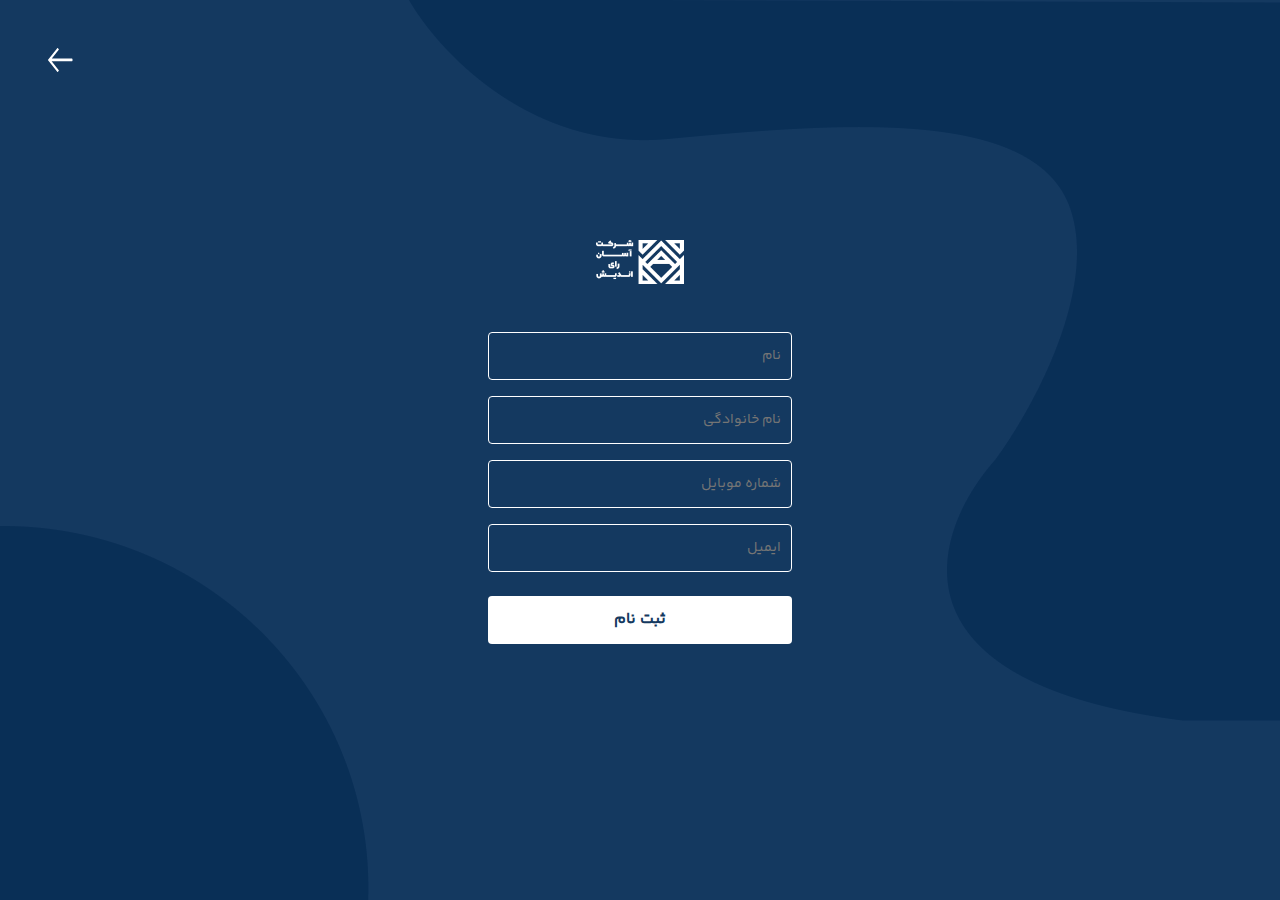
<file: signup.html>
<!DOCTYPE html>
<html lang="fa" dir="rtl">

<head>
  <meta charset="UTF-8">
  <meta name="viewport" content="width=device-width, initial-scale=1.0">
  <link href="assets/css/bootstrap.min.css" rel="stylesheet">
  <link rel="stylesheet" href="assets/css/swiper-bundle.min.css" />
  <link rel='stylesheet' type='text/css' media='screen' href='assets/css/aos.css'>
  <link rel='stylesheet' type='text/css' media='screen' href='assets/css/styles.css'>
  <title>ثبت نام</title>
</head>

<body class="bg-main h-100vh h-sm-auto">
  
  <!-- shape -->
  <img alt="shape" src="assets/img/Vector.png" class="img-fluid position-absolute top-0 end-0">
  <img alt="shape" src="assets/img/Ellipse.png" class="img-fluid position-absolute bottom-0 start-0">
  <!-- go back -->
  <a href="index.html" class="position-absolute start-0 m-sm-5 m-3">
    <svg width="25" height="24" viewBox="0 0 25 24" fill="none" xmlns="http://www.w3.org/2000/svg">
      <g clip-path="url(#clip0_119_114)">
      <path fill-rule="evenodd" clip-rule="evenodd" d="M9.41977 0.112617L0.049766 11.7497C-0.0102334 11.8999 -0.0102335 12.1376 0.049766 12.2127L9.41976 23.9374C9.47976 24.0125 9.66976 24.0125 9.78976 23.9374L10.9598 22.3983L3.62977 13.2263L23.7098 13.2263C24.2598 13.2263 24.7598 12.6131 24.7598 11.9124C24.7598 11.2242 24.2698 10.5985 23.7098 10.5985L3.80976 10.5985L10.9598 1.57664L9.78977 0.112617C9.66977 -0.0375398 9.47977 -0.0375398 9.41977 0.112617Z" fill="white"/>
      </g>
      <defs>
      <clipPath id="clip0_119_114">
      <rect width="24" height="24.76" fill="white" transform="translate(24.7598) rotate(90)"/>
      </clipPath>
      </defs>
    </svg>
  </a>

  <!-- main -->
  <main class="h-100 mt-5 mt-sm-0 pt-5 pt-sm-0">
    <!-- login -->
    <section class="h-100">
      <div class="container position-relative z-10 h-100 align-items-center d-flex">
        <form class="max-w-304 mx-auto flex-shrink-0">
         <img alt="logo" src="assets/img/ara LOGO WHITE 01 1.png" class="img-fluid mx-auto d-block">
         <div class="rounded-4 h-48 border border-white d-flex align-items-center gap-2 px-2 fs-14 fw-bold mt-5">
          <input placeholder="نام" class="w-100 bg-transparent outline-none border-0 flex-grow-1 text-white">
         </div>
         <div class="rounded-4 h-48 border border-white d-flex align-items-center gap-2 px-2 fs-14 fw-bold mt-3">
          <input placeholder="نام خانوادگی" class="w-100 bg-transparent outline-none border-0 flex-grow-1 text-white">
         </div>
         <div class="rounded-4 h-48 border border-white d-flex align-items-center gap-2 px-2 fs-14 fw-bold mt-3">
          <input type="tel" placeholder="شماره موبایل" class="w-100 bg-transparent outline-none border-0 text-end flex-grow-1 text-white">
         </div>
         <div class="rounded-4 h-48 border border-white d-flex align-items-center gap-2 px-2 fs-14 fw-bold mt-3">
          <input type="email" placeholder="ایمیل" class="w-100 bg-transparent outline-none border-0 flex-grow-1 text-white">
         </div>
         <input type="submit" value="ثبت نام" class="bg-white rounded-4 text-main fw-bold w-100 h-48 mt-4 border-0 mb-3">
        </form>
      </div>
    </section>

  </main>

  <!-- Swiper JS -->
  <script src="assets/js/bootstrap.bundle.min.js"></script>
  <script src="assets/js/swiper-bundle.min.js"></script>
  <script src="assets/js/aos.js"></script>
  <script src="assets/js/scripts.js"></script>
</body>

</html>
</file>
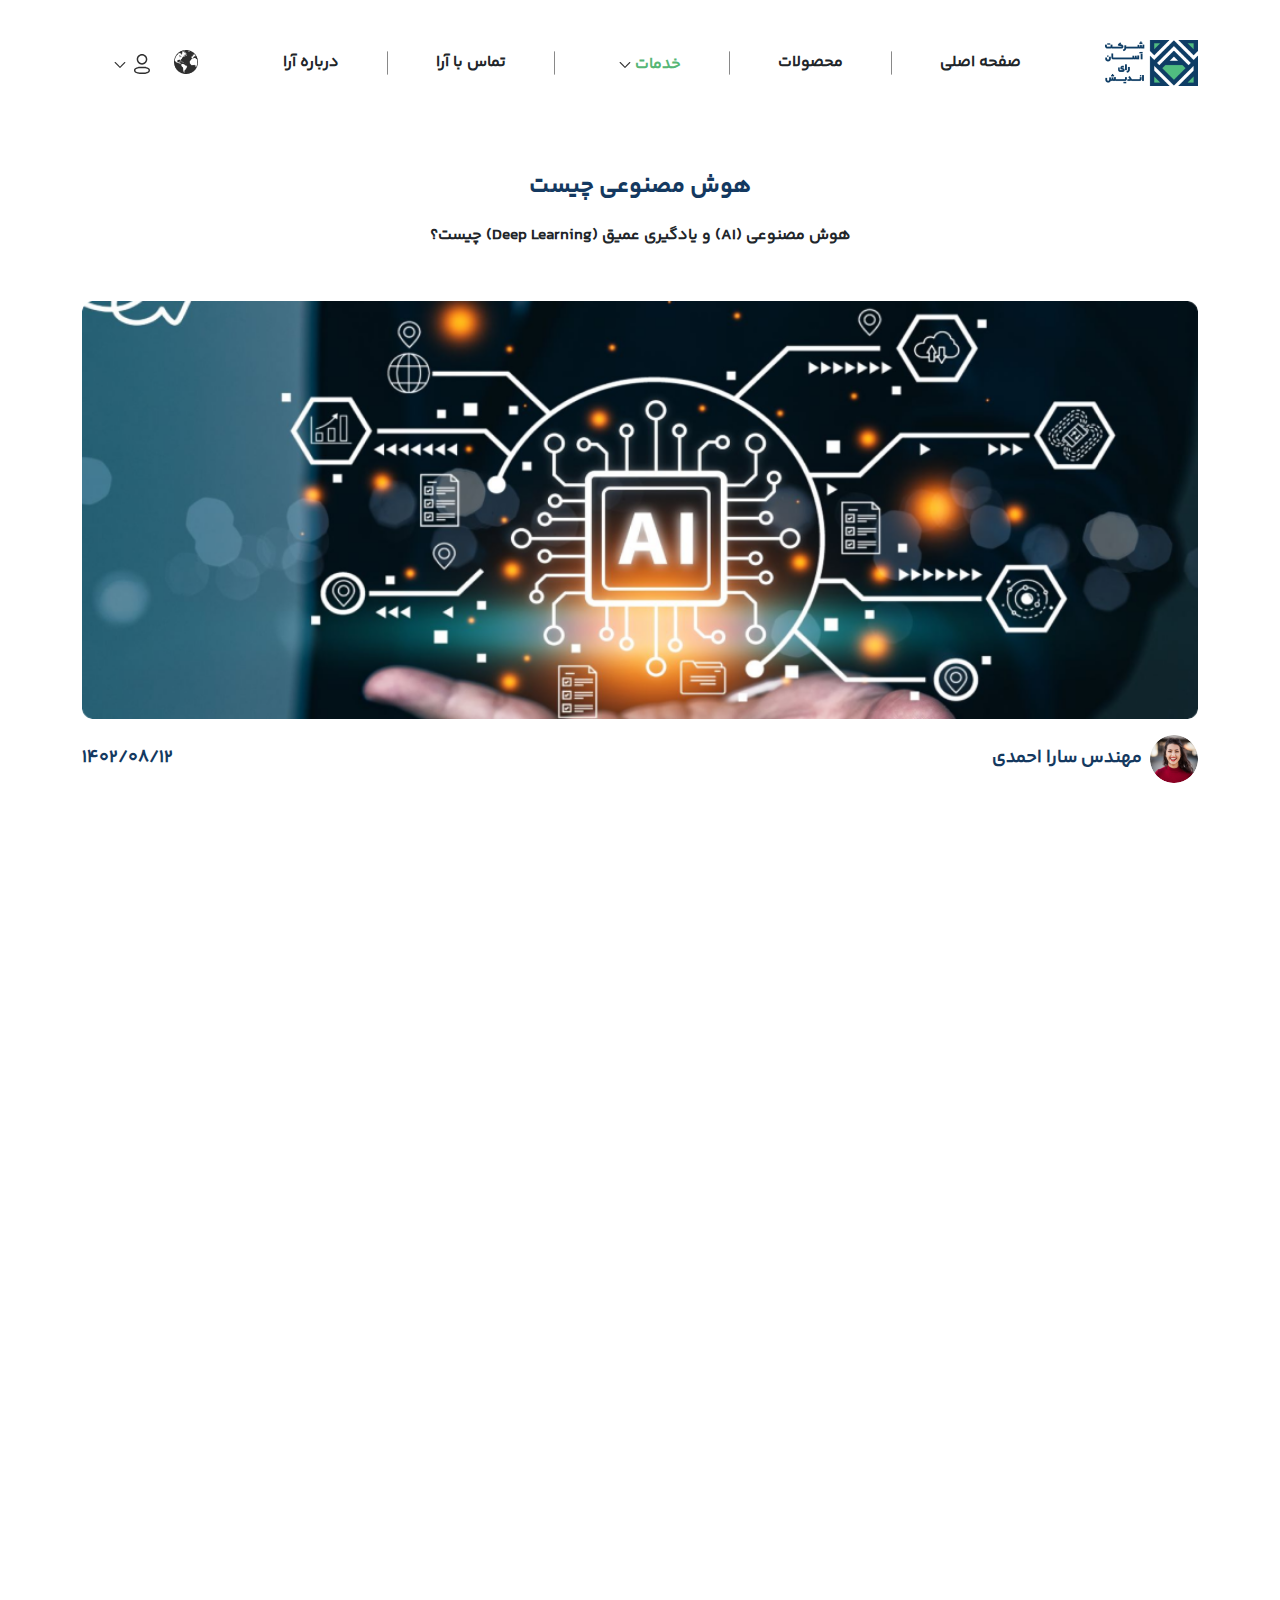
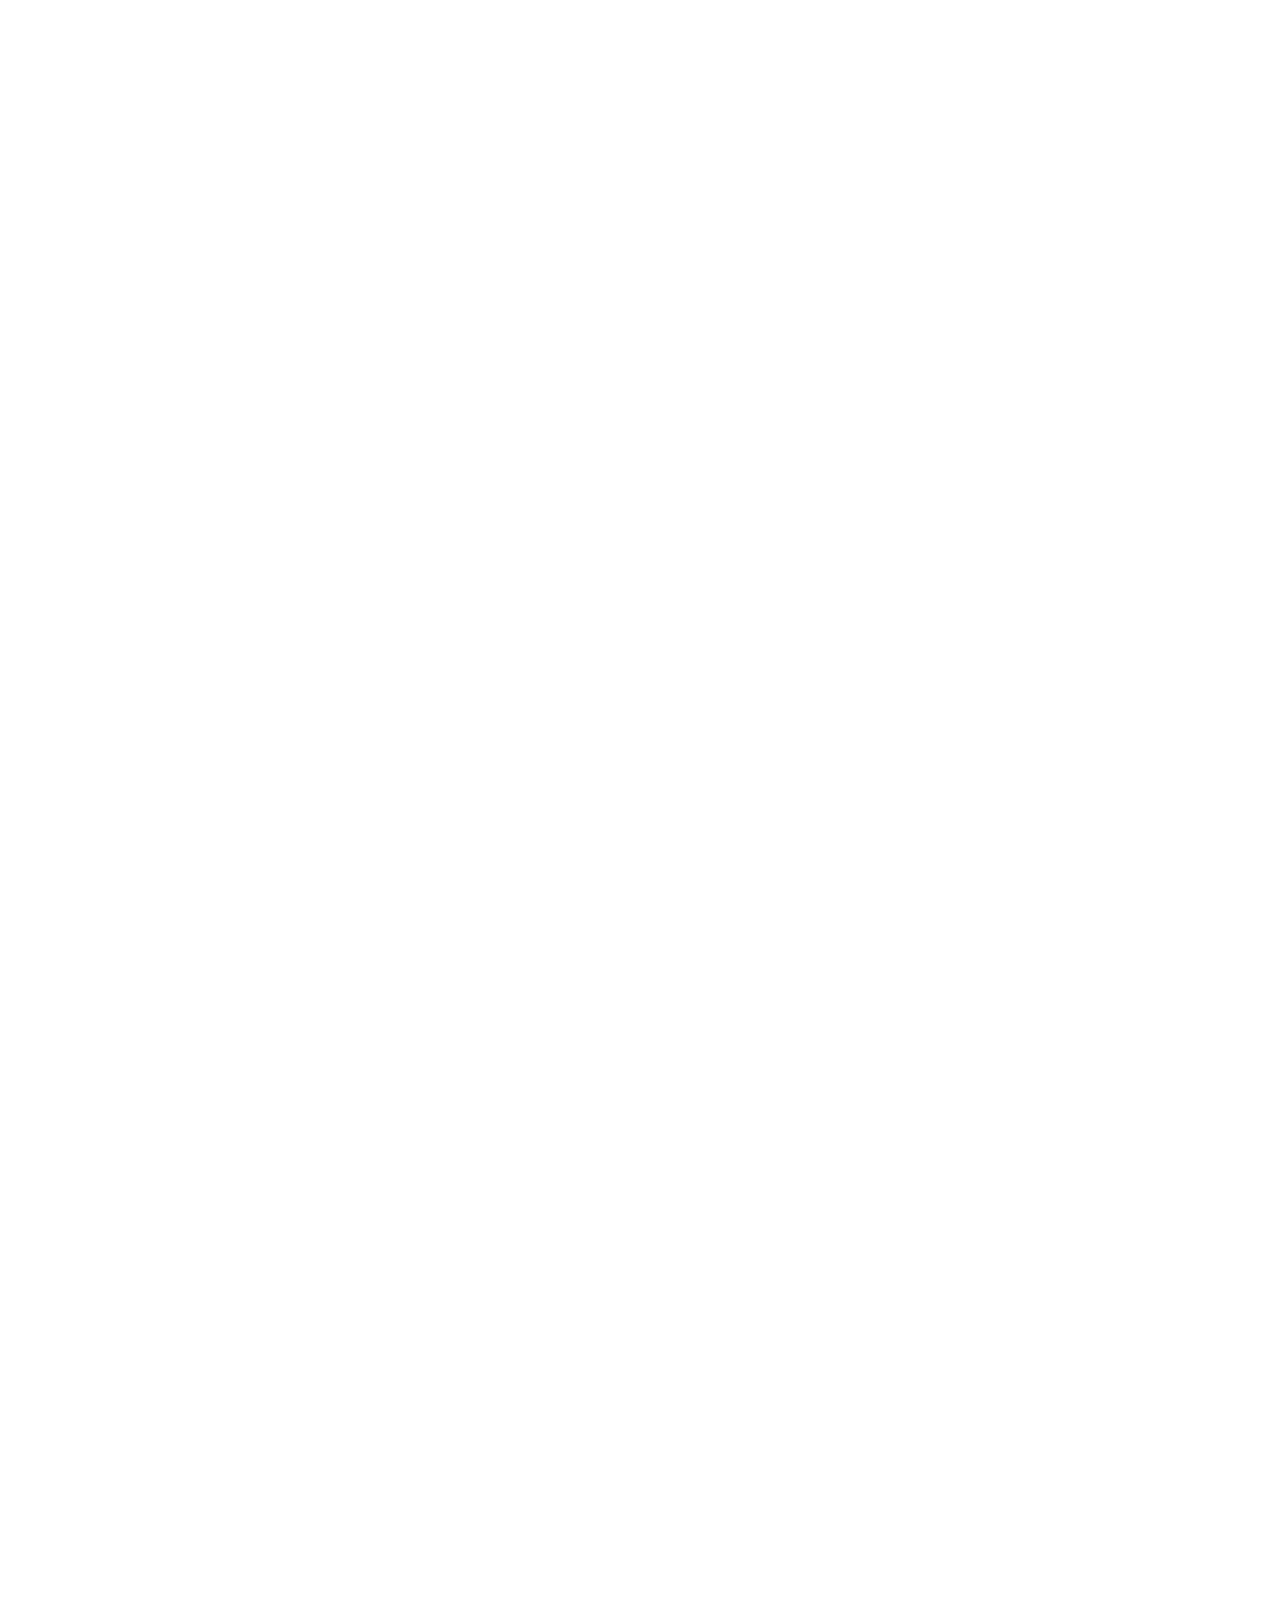
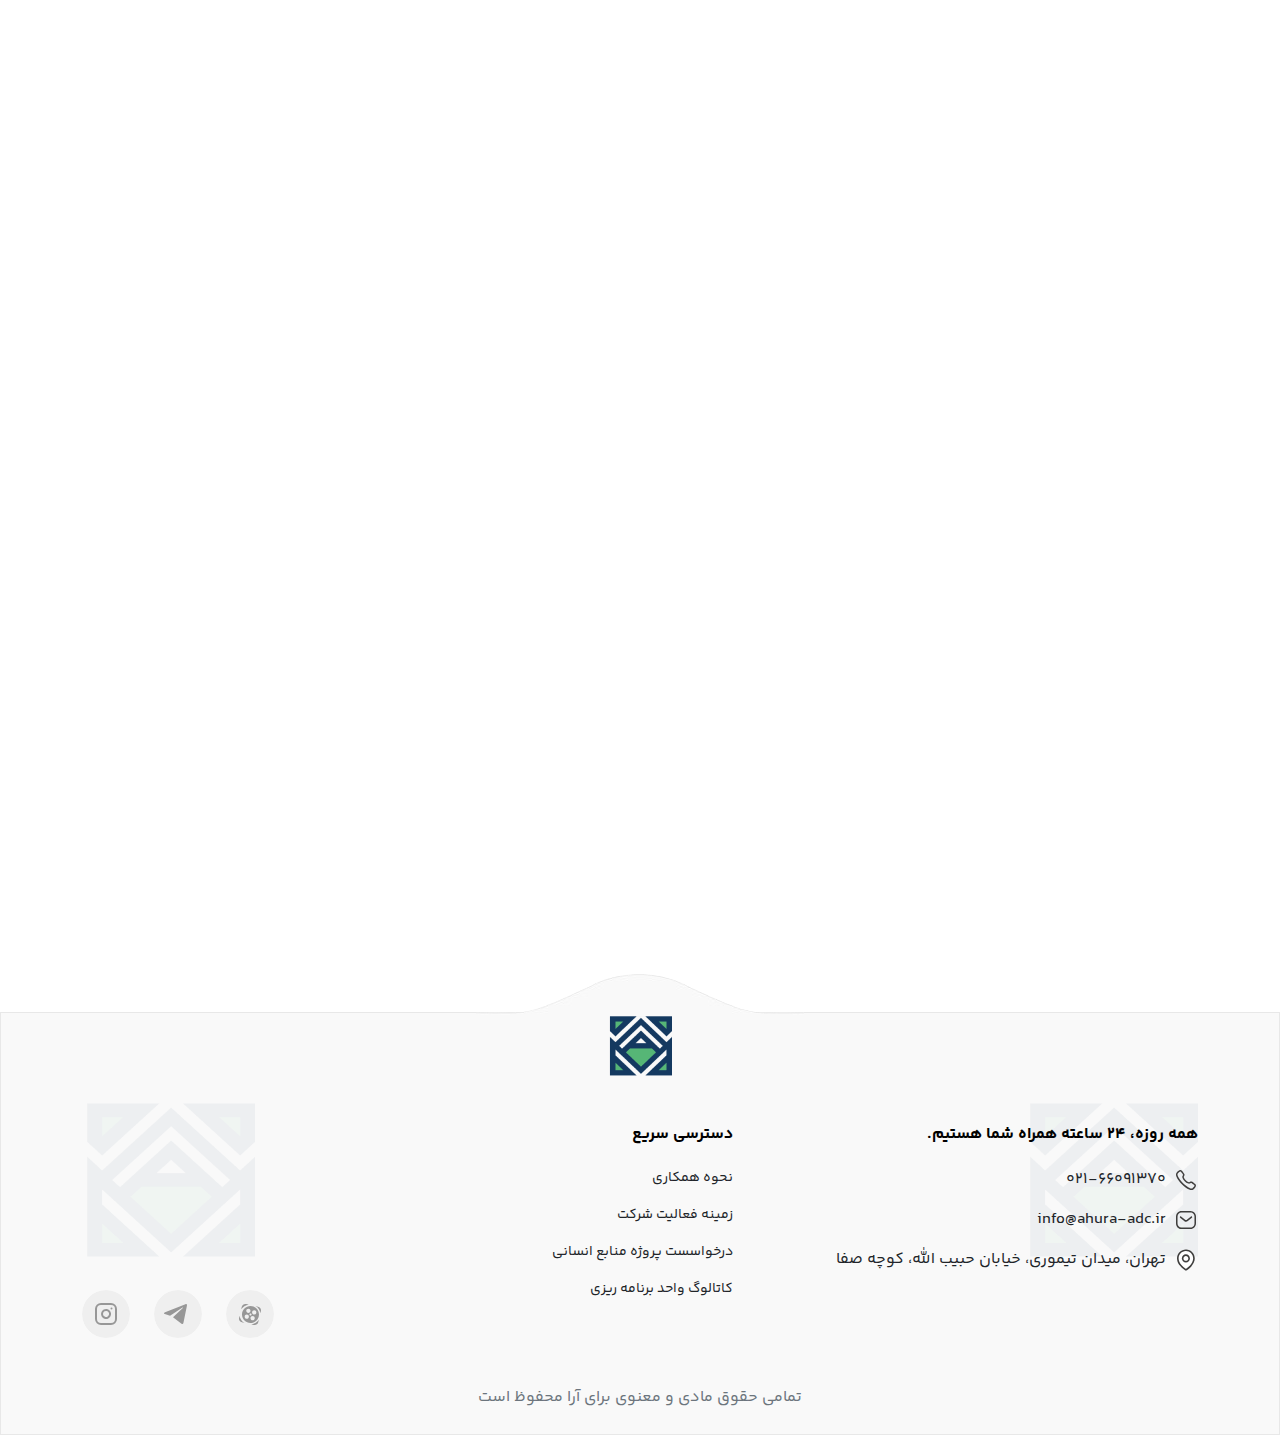
<file: single-blog.html>
<!DOCTYPE html>
<html lang="fa" dir="rtl">

<head>
  <meta charset="UTF-8">
  <meta name="viewport" content="width=device-width, initial-scale=1.0">
  <link href="assets/css/bootstrap.min.css" rel="stylesheet">
  <link rel="stylesheet" href="assets/css/swiper-bundle.min.css" />
  <link rel='stylesheet' type='text/css' media='screen' href='assets/css/aos.css'>
  <link rel='stylesheet' type='text/css' media='screen' href='assets/css/styles.css'>
  <title>جزئیات بلاگ</title>
</head>

<body>

  <!-- header -->

  <header>
    <div class="container">
      <!-- logo && menu && login -->
      <div class="d-flex align-items-center justify-content-between py-4">
        <div class="d-flex align-items-center gap-2">
          <div class="py-3 d-lg-none" data-bs-toggle="offcanvas" data-bs-target="#offcanvasExample"
            aria-controls="offcanvasExample">
            <svg xmlns="http://www.w3.org/2000/svg" width="32" height="32" fill="currentColor"
              class="bi bi-list cursor-pointer" viewBox="0 0 16 16">
              <path fill-rule="evenodd"
                d="M2.5 12a.5.5 0 0 1 .5-.5h10a.5.5 0 0 1 0 1H3a.5.5 0 0 1-.5-.5m0-4a.5.5 0 0 1 .5-.5h10a.5.5 0 0 1 0 1H3a.5.5 0 0 1-.5-.5m0-4a.5.5 0 0 1 .5-.5h10a.5.5 0 0 1 0 1H3a.5.5 0 0 1-.5-.5" />
            </svg>
          </div>
          <a class="d-block"><img alt="logo" src="assets/img/ara LOGO COLOR 3.png" class="img-fluid"></a>
        </div>
        <ul
          class="list-unstyled mb-0 pe-0 d-lg-flex d-none align-items-center justify-content-center gap-xl-5 gap-4 py-3 fw-bold">
          <li><a href="index.html" class="text-dark">صفحه اصلی</a></li>
          <svg width="1" height="24" viewBox="0 0 1 24" fill="none" xmlns="http://www.w3.org/2000/svg">
            <line x1="0.5" y1="0.386963" x2="0.499999" y2="23.6128" stroke="#898989" />
          </svg>
          <li><a href="products.html" class="text-dark">محصولات</a></li>
          <svg width="1" height="24" viewBox="0 0 1 24" fill="none" xmlns="http://www.w3.org/2000/svg">
            <line x1="0.5" y1="0.386963" x2="0.499999" y2="23.6128" stroke="#898989" />
          </svg>
          <li class="nav-item dropdown">
            <a class="nav-link dropdown-toggle text-dark px-0 active" href="#" role="button" data-bs-toggle="dropdown" aria-expanded="false">
              خدمات
            </a>
            <ul class="dropdown-menu text-end">
              <li><a class="dropdown-item d-flex align-items-center justify-content-between py-2" href="blog.html">
                <p class="mb-0 fs-14 fw-bold">مقالات</p>
                <svg width="20" height="20" viewBox="0 0 24 24" fill="none" xmlns="http://www.w3.org/2000/svg">
                  <path d="M16.8 6.0001L10.8 12.0001L16.8 18.0001L15.6 20.4001L7.19995 12.0001L15.6 3.6001L16.8 6.0001Z" fill="#4D4D4F"/>
                </svg>
              </a></li>
              <li><a class="dropdown-item d-flex align-items-center justify-content-between py-2" href="ticket-request.html">
                <p class="mb-0 fs-14 fw-bold">درخواست تیکت</p>
                <svg width="20" height="20" viewBox="0 0 24 24" fill="none" xmlns="http://www.w3.org/2000/svg">
                  <path d="M16.8 6.0001L10.8 12.0001L16.8 18.0001L15.6 20.4001L7.19995 12.0001L15.6 3.6001L16.8 6.0001Z" fill="#4D4D4F"/>
                </svg>
              </a></li>
            </ul>
          </li>
          <svg width="1" height="24" viewBox="0 0 1 24" fill="none" xmlns="http://www.w3.org/2000/svg">
            <line x1="0.5" y1="0.386963" x2="0.499999" y2="23.6128" stroke="#898989" />
          </svg>
          <li><a href="contact.html" class="text-dark">تماس با آرا</a></li>
          <svg width="1" height="24" viewBox="0 0 1 24" fill="none" xmlns="http://www.w3.org/2000/svg">
            <line x1="0.5" y1="0.386963" x2="0.499999" y2="23.6128" stroke="#898989" />
          </svg>
          <li><a href="about.html" class="text-dark">درباره آرا</a></li>
        </ul>
        <div class="d-flex align-items-center gap-1">
          <a class="d-block">
            <img alt="world" src="assets/img/world.png" class="img-fluid">
          </a>
          <div class="nav-item dropdown">
            <a class="nav-link dropdown-toggle" href="#" role="button" data-bs-toggle="dropdown" aria-expanded="false">
              <svg xmlns="http://www.w3.org/2000/svg" width="24" height="24" viewBox="0 0 24 24" fill="none">
                <path fill-rule="evenodd" clip-rule="evenodd"
                  d="M12.0043 2C9.07027 2 6.69177 4.38864 6.69177 7.33517C6.69177 10.2817 9.07027 12.6703 12.0043 12.6703C14.9383 12.6703 17.3168 10.2817 17.3168 7.33517C17.3168 4.38864 14.9383 2 12.0043 2ZM12.0043 3.44767C14.1422 3.44767 15.8753 5.18816 15.8753 7.33517C15.8753 9.48218 14.1422 11.2227 12.0043 11.2227C9.8664 11.2227 8.13329 9.48218 8.13329 7.33517C8.13329 5.18816 9.8664 3.44767 12.0043 3.44767ZM9.83005 14.8209C9.05233 14.8749 8.26621 14.9859 7.4908 15.1521C5.99418 15.4604 4.79685 16.0763 4.28724 17.0999C4.09503 17.5002 3.99839 17.9288 4.00002 18.3627C3.99944 18.7935 4.0953 19.2227 4.28062 19.6153C4.76994 20.6271 5.8278 21.1997 7.25624 21.5171L7.51213 21.5705C8.26648 21.7407 9.05284 21.8553 9.84446 21.909C9.91189 21.9288 10.0726 21.9472 10.248 21.9561L10.3922 21.9615C10.4664 21.9633 10.5506 21.9637 10.676 21.9637C11.8138 22.0263 12.9934 22.0081 14.1675 21.9081C14.7932 21.8653 15.4231 21.7835 16.0477 21.6636L16.5151 21.5666C18.0576 21.2623 19.2126 20.6836 19.7186 19.6164C20.0937 18.8241 20.0937 17.9047 19.7188 17.1127C19.214 16.0483 18.0737 15.4744 16.5034 15.1509C15.8873 15.0194 15.2612 14.922 14.6307 14.8599L14.1697 14.8209C12.7259 14.6935 11.2738 14.6935 9.83005 14.8209ZM14.0436 16.263L14.0562 16.264C14.7799 16.3149 15.4991 16.4165 16.2087 16.568C17.3751 16.8083 18.1667 17.2067 18.4171 17.7348C18.6057 18.133 18.6057 18.5958 18.4169 18.9944C18.1829 19.4879 17.472 19.8691 16.4445 20.1021L16.2195 20.1498C15.496 20.3112 14.7791 20.4152 14.0576 20.4647C12.9379 20.5599 11.8249 20.5771 10.7148 20.5171L10.3212 20.5103C10.2119 20.5048 10.1198 20.4942 10.0345 20.4771C9.35872 20.4261 8.75066 20.3454 8.16027 20.2283L7.80775 20.1537C6.63771 19.9244 5.83915 19.5243 5.58024 18.989C5.48964 18.797 5.44125 18.5803 5.44154 18.3609C5.44073 18.1428 5.48848 17.931 5.58118 17.7379C5.83293 17.2324 6.67919 16.7971 7.78605 16.569C8.50073 16.4159 9.21962 16.3144 9.94294 16.264C11.316 16.143 12.6837 16.143 14.0436 16.263Z"
                  fill="#2F2F2F" />
              </svg>
            </a>
            <ul class="dropdown-menu text-end">
              <li><a class="dropdown-item" href="login.html">ورود</a></li>
              <li><a class="dropdown-item" href="signup.html">ثبت نام</a></li>
            </ul>
          </div>
        </div>
      </div>
      <!-- mobile menu -->
      <div class="offcanvas offcanvas-start d-lg-none" tabindex="-1" id="offcanvasExample"
        aria-labelledby="offcanvasExampleLabel">
        <div class="offcanvas-header">
          <button type="button" class="btn-close" data-bs-dismiss="offcanvas" aria-label="Close"></button>
        </div>
        <div class="offcanvas-body">
          <ul
            class="list-unstyled mb-0 pe-0 d-lg-flex flex-column align-items-center justify-content-center gap-lg-5 py-3 fw-bold">
            <li class="mb-4"><a href="index.html" class="text-dark">صفحه اصلی</a></li>
            <li class="mb-4"><a href="products.html" class="text-dark">محصولات</a></li>
            <li class="mb-4"><a href="blog.html" class="text-dark active">مقالات</a></li>
            <li class="mb-4"><a href="ticket-request.html" class="text-dark">درخواست تیکت</a></li>
            <li class="mb-4"><a class="text-dark" href="contact.html">تماس با آرا</a></li>
            <li class="mb-4"><a class="text-dark" href="about.html">درباره آرا</a></li>
          </ul>
        </div>
      </div>
    </div>
  </header>

  <!-- main -->

  <main>

    <!--  -->
    <section class="mt-5">
      <div class="container">
        <h4 class="text-center font-bold text-main">هوش مصنوعی چیست</h4>
        <h6 class="fw-bold text-center mt-4">هوش مصنوعی (AI) و یادگیری عمیق (Deep Learning) چیست؟</h6>
        <img alt="blog" src="assets/img/single-blog.png" class="img-fluid w-100 rounded-10 mt-5" data-aos="fade-down">
        <div class="d-flex flex-wrap gap-3 align-items-center justify-content-between mt-3 fs-18 fw-bold">
          <a class="d-flex align-items-center gap-2">
            <img alt="avatar" src="assets/img/Avatar.png" class="img-fluid d-block w-48 h-48 rounded-circle">
            <p class="mb-0 text-main">مهندس سارا احمدی</p>
          </a>
          <p class="mb-0 text-main">1402/08/12</p>
        </div>
        <div class="fs-14 fw-bold lh-28 mt-5 text-justify" data-aos="fade-up">
          <p>هوش مصنوعی (AI) و یادگیری عمیق (Deep Learning) چیست؟</p>
          <p>
            هوش مصنوعی (AI) و یادگیری عمیق (Deep Learning) دو حوزه کلان در علم کامپیوتر هستند که به توسعه سیستم‌ها و
            الگوریتم‌های هوشمند برای انجام وظایف مشخص بدون نیاز به برنامه‌ریزی دقیق انسانی می‌پردازند. در ادامه،
            توضیحاتی در مورد هرکدام از این حوزه‌ها آورده شده است:
          </p>
          <p>هوش مصنوعی (AI):</p>
          <p>1. تعریف:</p>
          <p>
            هوش مصنوعی به مجموعه‌ای از تکنیک‌ها و الگوریتم‌های کامپیوتری اطلاق می‌شود که سیستم‌ها را به گونه‌ای
            برنامه‌ریزی می‌کند که توانایی انجام وظایف هوشمندانه را دارند. این وظایف ممکن است شامل تصمیم‌گیری، تفسیر
            داده‌ها، یادگیری، شناخت پروالکتوی ها، تفسیر زبان طبیعی و دیگر فعالیت‌های هوشمندانه باشد.
          </p>
          <p>2. الگوریتم‌ها و تکنیک‌ها:</p>
          <p>تکنیک‌های هوش مصنوعی شامل ماشین لرنینگ، یادگیری تقویتی، درخت تصمیم، شبکه‌های عصبی، الگوریتم‌های جستجو و
            بهینه‌سازی و سایر رویکردهای مختلف هستند.</p>
          <p>3. کاربردها:</p>
          <p>کاربردهای هوش مصنوعی در حوزه‌های مختلفی از جمله پزشکی، مالی، تجارت الکترونیک، خدمات مشتریان، خودروهای
            هوشمند، امنیت، تحقیقات علمی و بسیاری دیگر وجود دارد.</p>
          <p>هوش مصنوعی (AI) به عنوان یک حوزه پیشرفته در علم کامپیوتر و مهندسی نرم‌افزار، تاثیرات بسیار زیادی بر جوامع و
            صنایع دنیا داشته و اهمیت بسیاری دارد. در زیر، چندین دلیل برای اهمیت هوش مصنوعی آورده شده است:</p>
          <p>1. تسریع فرآیندها:</p>
          <p>- هوش مصنوعی به سازمان‌ها و صنایع امکان تسریع فرآیندها و اتخاذ تصمیم‌های سریعتر را می‌دهد. این تکنولوژی
            می‌تواند بهبود عملکرد و بهینه‌سازی فرآیندها را فراهم کند.</p>
          <p>2. یادگیری و بهره‌وری:</p>
          <p>با توسعه الگوریتم‌های یادگیری ماشین و یادگیری عمیق، هوش مصنوعی می‌تواند از تجربیات گذشته بهره‌برداری کند و
            درک بهتری از الگوها و روندها پیدا کند. این به بهبود بهره‌وری و افزایش توانمندی‌ها منجر می‌شود.</p>
          <p>3. کاربردهای گسترده:</p>
          <p>- هوش مصنوعی در حال حاضر در کاربردهای گسترده‌ای از جمله بهداشت، مالی، خدمات مشتریان، امنیت، تولید،
            ماشین‌های هوشمند، خودروهای بدون راننده، و غیره مورد استفاده قرار می‌گیرد.</p>
          <img alt="blog" src="assets/img/002 1.png" class="img-fluid w-100 rounded-10 mt-5">
        </div>
        <div class="fs-14 fw-bold lh-28 mt-5 text-justify" data-aos="fade-down">
          <p>4. حل مسائل پیچیده:</p>
          <p>برخی از مسائل پیچیده و مواجهه با حجم بالای داده‌ها توسط انسان‌ها به سختی امکان‌پذیر است. هوش مصنوعی با
            قابلیت پردازش سریع داده‌ها و تحلیل آنها، می‌تواند در حل این مسائل موثر باشد.</p>
          <p>5. توسعه فناوری‌های آینده:</p>
          <p>پیشرفت‌های هوش مصنوعی به عنوان یک تکنولوژی کلان می‌تواند بنیان‌های توسعه فناوری‌های آینده مانند رباتیک،
            اینترنت اشیاء، تجربه واقعیت مجازی و افزوده، و غیره را فراهم کند.</p>
          <p>6. حفظ امنیت:</p>
          <p>تکنولوژی‌های هوش مصنوعی می‌توانند در افزایش امنیت و حفاظت در برابر تهدیدهای سایبری مؤثر باشند. این شامل
            تشخیص تهدیدها، مدیریت داده‌های حساس، و بهبود فناوری‌های امنیتی است.</p>
          <p>7. ساخت بهترین محصولات:</p>
          <p>در حوزه تولید، هوش مصنوعی می‌تواند به سازمان‌ها کمک کند تا محصولات و خدمات بهتری با کیفیت بالا تولید
            کنند. از جمله کاربردها می‌توان به کنترل کیفیت، بهبود فرآیند تولید، و طراحی بهینه محصولات اشاره کرد.</p>
          <p>در کل، هوش مصنوعی به عنوان یک فناوری متعددالابعاد، نه تنها تاثیرات بلندمدت بر صنایع و اقتصاد جهان داشته
            است بلکه ادامه توسعه این حوزه باعث خلق فرصت‌ها و چالش‌های جدید نیز شده است.</p>
          <p>یادگیری عمیق (Deep Learning):</p>
          <p>1. تعریف:</p>
          <p>یادگیری عمیق یک زیرشاخه از ماشین لرنینگ است که بر روی شبکه‌های عصبی عمیق تمرکز دارد. این رویکرد با
            استفاده از شبکه‌های عصبی با تعداد لایه‌های بسیار زیاد (عمیق)، توانایی نمایش و استخراج ویژگی‌های پیچیده از
            داده‌ها را دارد.</p>
          <p>2. شبکه‌های عصبی عمیق:</p>
          <p>شبکه‌های عصبی عمیق شامل لایه‌های مختلف از نورون‌ها (واحدهای پردازش) است که به تدریج ویژگی‌های هرچه
            پیچیده‌تر از داده‌ها را استخراج می‌کنند.</p>
          <p>3. کاربردها:</p>
          <p>یادگیری عمیق در زمینه‌های تصویربرداری، پردازش زبان طبیعی، تشخیص الگو، ترجمه ماشینی، بازی‌های ویدئویی،
            پردازش گفتار، پزشکی و بسیاری دیگر از کاربردها استفاده می‌شود.</p>
          <p>ترکیبی از هوش مصنوعی و یادگیری عمیق:</p>
          <p>
            در حال حاضر، بسیاری از کاربردهای هوش مصنوعی از تکنیک‌ها و مدل‌های یادگیری عمیق بهره می‌برند تا عملکرد و
            دقت آنها را افزایش دهند. این ترکیب به عنوان "هوش مصنوعی تقویت‌شده با یادگیری عمیق شناخته می‌شود و در
            حوزه‌هایی مانند تصویربرداری کامپیوتری، پردازش زبان طبیعی و تش
          </p>
        </div>
      </div>
    </section>

    <!-- blog -->
    <section id="single-blog" class="mt-3 pb-5" data-aos="fade-down">
      <div class="container">
        <!-- swiper -->
        <div class="position-relative">
          <div class="swiper blog mt-3 py-5 px-2 w-100">
            <div class="swiper-wrapper">
              <div class="swiper-slide">
                <div class="bg-white rounded-10 shadow-blog border p-3">
                  <h6 class="text-dark fw-bold mt-3">مقالات بخش فرایند ها</h6>
                  <img alt="blog" src="assets/img/blog1.png" class="w-100 img-fluid rounded-4 mt-3">
                  <p class="mb-0 fs-14 text-dark text-justify mt-2">مهارت های خودآگاهی کافی را به دست آورید تا نسبت
                    به...
                  </p>
                  <div class="d-flex align-items-center justify-content-between mt-3 mb-4">
                    <div class="d-flex align-items-center gap-2">
                      <svg xmlns="http://www.w3.org/2000/svg" width="24" height="24" viewBox="0 0 24 24" fill="none">
                        <path fill-rule="evenodd" clip-rule="evenodd"
                          d="M16.4174 2.603C16.3715 2.26247 16.0819 2 15.7314 2C15.349 2 15.0391 2.31236 15.0391 2.69767V3.46877H8.96859V2.69767L8.96227 2.603C8.91643 2.26247 8.62678 2 8.27629 2C7.89394 2 7.58398 2.31236 7.58398 2.69767V3.48606C4.74674 3.68129 3 5.51951 3 8.48554V16.9038C3 20.087 4.95834 21.9998 8.09625 21.9998H15.9036C19.0453 21.9998 20.9999 20.119 20.9999 16.9742V8.48554C21.009 5.51818 19.2675 3.6804 16.4237 3.48593V2.69767L16.4174 2.603ZM15.0391 4.86428V5.75886L15.0454 5.85354C15.0912 6.19407 15.3809 6.45654 15.7314 6.45654C16.1137 6.45654 16.4237 6.14418 16.4237 5.75886V4.88478C18.4931 5.05644 19.6221 6.30216 19.6155 8.48356V8.88281H4.38477V8.4857C4.38477 6.30606 5.51952 5.05777 7.58398 4.88501V5.75886L7.5903 5.85354C7.63615 6.19407 7.9258 6.45654 8.27629 6.45654C8.65864 6.45654 8.96859 6.14418 8.96859 5.75886V4.86428H15.0391ZM4.38477 10.2782V16.904C4.38477 19.3066 5.71367 20.6046 8.09641 20.6046H15.9038C18.2947 20.6046 19.6155 19.3337 19.6155 16.9743L19.6155 10.2782H4.38477ZM16.8014 13.2211C16.8014 12.8358 16.4914 12.5234 16.1091 12.5234L16.0066 12.5298C15.6687 12.576 15.4082 12.8679 15.4082 13.2211C15.4082 13.6064 15.7182 13.9188 16.1091 13.9188L16.203 13.9124C16.5409 13.8662 16.8014 13.5743 16.8014 13.2211ZM12.0134 12.5234C12.3957 12.5234 12.7057 12.8358 12.7057 13.2211C12.7057 13.5743 12.4452 13.8662 12.1073 13.9124L12.0134 13.9188C11.6225 13.9188 11.3125 13.6064 11.3125 13.2211C11.3125 12.8679 11.573 12.576 11.9109 12.5298L12.0134 12.5234ZM8.60019 13.2211C8.60019 12.8358 8.29024 12.5234 7.90789 12.5234L7.80539 12.5298C7.46748 12.576 7.20703 12.8679 7.20703 13.2211C7.20703 13.6064 7.51699 13.9188 7.89934 13.9188L8.00183 13.9124C8.33974 13.8662 8.60019 13.5743 8.60019 13.2211ZM16.1091 16.1406C16.4914 16.1406 16.8014 16.453 16.8014 16.8383C16.8014 17.1915 16.5409 17.4834 16.203 17.5296L16.1091 17.536C15.7182 17.536 15.4082 17.2236 15.4082 16.8383C15.4082 16.4851 15.6687 16.1932 16.0066 16.147L16.1091 16.1406ZM12.7057 16.8383C12.7057 16.453 12.3957 16.1406 12.0134 16.1406L11.9109 16.147C11.573 16.1932 11.3125 16.4851 11.3125 16.8383C11.3125 17.2236 11.6225 17.536 12.0134 17.536L12.1073 17.5296C12.4452 17.4834 12.7057 17.1915 12.7057 16.8383ZM7.90789 16.1406C8.29024 16.1406 8.60019 16.453 8.60019 16.8383C8.60019 17.1915 8.33974 17.4834 8.00183 17.5296L7.89934 17.536C7.51699 17.536 7.20703 17.2236 7.20703 16.8383C7.20703 16.4851 7.46748 16.1932 7.80539 16.147L7.90789 16.1406Z"
                          fill="#979797" />
                      </svg>
                      <p class="mb-0 text-muted fs-14">2 هفته پیش</p>
                    </div>
                    <div class="d-flex align-items-center gap-2">
                      <svg width="24" height="24" viewBox="0 0 24 24" fill="none" xmlns="http://www.w3.org/2000/svg">
                        <g clip-path="url(#clip0_1_199)">
                          <path
                            d="M12 22L8.25 18.2H5.75C4.75544 18.2 3.80161 17.7996 3.09835 17.087C2.39509 16.3744 2 15.4078 2 14.4V6.8C2 5.79218 2.39509 4.82563 3.09835 4.11299C3.80161 3.40036 4.75544 3 5.75 3H18.25C19.2446 3 20.1984 3.40036 20.9017 4.11299C21.6049 4.82563 22 5.79218 22 6.8V14.4C22 15.4078 21.6049 16.3744 20.9017 17.087C20.1984 17.7996 19.2446 18.2 18.25 18.2H15.75L12 22Z"
                            stroke="#979797" stroke-width="1.5" stroke-linecap="round" stroke-linejoin="round" />
                          <path d="M7 8H17" stroke="#979797" stroke-width="1.5" stroke-linecap="round"
                            stroke-linejoin="round" />
                          <path d="M7 13H15" stroke="#979797" stroke-width="1.5" stroke-linecap="round"
                            stroke-linejoin="round" />
                        </g>
                        <defs>
                          <clipPath id="clip0_1_199">
                            <rect width="24" height="24" fill="white" />
                          </clipPath>
                        </defs>
                      </svg>
                      <p class="mb-0 text-muted fs-14">52 نظر</p>
                    </div>
                  </div>
                  <a href="single-blog.html"
                    class="d-flex align-items-center justify-content-center transition text-main fw-bold rounded-8 blogLink h-48">مطالعه
                    کامل مقاله</a>
                </div>
              </div>
              <div class="swiper-slide">
                <div class="bg-white rounded-10 shadow-blog border p-3">
                  <h6 class="text-dark fw-bold mt-3">مقالات بخش فرایند ها</h6>
                  <img alt="blog" src="assets/img/blog2.png" class="w-100 img-fluid rounded-4 mt-3">
                  <p class="mb-0 fs-14 text-dark text-justify mt-2">مهارت های خودآگاهی کافی را به دست آورید تا نسبت
                    به...
                  </p>
                  <div class="d-flex align-items-center justify-content-between mt-3 mb-4">
                    <div class="d-flex align-items-center gap-2">
                      <svg xmlns="http://www.w3.org/2000/svg" width="24" height="24" viewBox="0 0 24 24" fill="none">
                        <path fill-rule="evenodd" clip-rule="evenodd"
                          d="M16.4174 2.603C16.3715 2.26247 16.0819 2 15.7314 2C15.349 2 15.0391 2.31236 15.0391 2.69767V3.46877H8.96859V2.69767L8.96227 2.603C8.91643 2.26247 8.62678 2 8.27629 2C7.89394 2 7.58398 2.31236 7.58398 2.69767V3.48606C4.74674 3.68129 3 5.51951 3 8.48554V16.9038C3 20.087 4.95834 21.9998 8.09625 21.9998H15.9036C19.0453 21.9998 20.9999 20.119 20.9999 16.9742V8.48554C21.009 5.51818 19.2675 3.6804 16.4237 3.48593V2.69767L16.4174 2.603ZM15.0391 4.86428V5.75886L15.0454 5.85354C15.0912 6.19407 15.3809 6.45654 15.7314 6.45654C16.1137 6.45654 16.4237 6.14418 16.4237 5.75886V4.88478C18.4931 5.05644 19.6221 6.30216 19.6155 8.48356V8.88281H4.38477V8.4857C4.38477 6.30606 5.51952 5.05777 7.58398 4.88501V5.75886L7.5903 5.85354C7.63615 6.19407 7.9258 6.45654 8.27629 6.45654C8.65864 6.45654 8.96859 6.14418 8.96859 5.75886V4.86428H15.0391ZM4.38477 10.2782V16.904C4.38477 19.3066 5.71367 20.6046 8.09641 20.6046H15.9038C18.2947 20.6046 19.6155 19.3337 19.6155 16.9743L19.6155 10.2782H4.38477ZM16.8014 13.2211C16.8014 12.8358 16.4914 12.5234 16.1091 12.5234L16.0066 12.5298C15.6687 12.576 15.4082 12.8679 15.4082 13.2211C15.4082 13.6064 15.7182 13.9188 16.1091 13.9188L16.203 13.9124C16.5409 13.8662 16.8014 13.5743 16.8014 13.2211ZM12.0134 12.5234C12.3957 12.5234 12.7057 12.8358 12.7057 13.2211C12.7057 13.5743 12.4452 13.8662 12.1073 13.9124L12.0134 13.9188C11.6225 13.9188 11.3125 13.6064 11.3125 13.2211C11.3125 12.8679 11.573 12.576 11.9109 12.5298L12.0134 12.5234ZM8.60019 13.2211C8.60019 12.8358 8.29024 12.5234 7.90789 12.5234L7.80539 12.5298C7.46748 12.576 7.20703 12.8679 7.20703 13.2211C7.20703 13.6064 7.51699 13.9188 7.89934 13.9188L8.00183 13.9124C8.33974 13.8662 8.60019 13.5743 8.60019 13.2211ZM16.1091 16.1406C16.4914 16.1406 16.8014 16.453 16.8014 16.8383C16.8014 17.1915 16.5409 17.4834 16.203 17.5296L16.1091 17.536C15.7182 17.536 15.4082 17.2236 15.4082 16.8383C15.4082 16.4851 15.6687 16.1932 16.0066 16.147L16.1091 16.1406ZM12.7057 16.8383C12.7057 16.453 12.3957 16.1406 12.0134 16.1406L11.9109 16.147C11.573 16.1932 11.3125 16.4851 11.3125 16.8383C11.3125 17.2236 11.6225 17.536 12.0134 17.536L12.1073 17.5296C12.4452 17.4834 12.7057 17.1915 12.7057 16.8383ZM7.90789 16.1406C8.29024 16.1406 8.60019 16.453 8.60019 16.8383C8.60019 17.1915 8.33974 17.4834 8.00183 17.5296L7.89934 17.536C7.51699 17.536 7.20703 17.2236 7.20703 16.8383C7.20703 16.4851 7.46748 16.1932 7.80539 16.147L7.90789 16.1406Z"
                          fill="#979797" />
                      </svg>
                      <p class="mb-0 text-muted fs-14">2 هفته پیش</p>
                    </div>
                    <div class="d-flex align-items-center gap-2">
                      <svg width="24" height="24" viewBox="0 0 24 24" fill="none" xmlns="http://www.w3.org/2000/svg">
                        <g clip-path="url(#clip0_1_199)">
                          <path
                            d="M12 22L8.25 18.2H5.75C4.75544 18.2 3.80161 17.7996 3.09835 17.087C2.39509 16.3744 2 15.4078 2 14.4V6.8C2 5.79218 2.39509 4.82563 3.09835 4.11299C3.80161 3.40036 4.75544 3 5.75 3H18.25C19.2446 3 20.1984 3.40036 20.9017 4.11299C21.6049 4.82563 22 5.79218 22 6.8V14.4C22 15.4078 21.6049 16.3744 20.9017 17.087C20.1984 17.7996 19.2446 18.2 18.25 18.2H15.75L12 22Z"
                            stroke="#979797" stroke-width="1.5" stroke-linecap="round" stroke-linejoin="round" />
                          <path d="M7 8H17" stroke="#979797" stroke-width="1.5" stroke-linecap="round"
                            stroke-linejoin="round" />
                          <path d="M7 13H15" stroke="#979797" stroke-width="1.5" stroke-linecap="round"
                            stroke-linejoin="round" />
                        </g>
                        <defs>
                          <clipPath id="clip0_1_199">
                            <rect width="24" height="24" fill="white" />
                          </clipPath>
                        </defs>
                      </svg>
                      <p class="mb-0 text-muted fs-14">52 نظر</p>
                    </div>
                  </div>
                  <a href="single-blog.html"
                    class="d-flex align-items-center justify-content-center transition text-main fw-bold rounded-8 blogLink h-48">مطالعه
                    کامل مقاله</a>
                </div>
              </div>
              <div class="swiper-slide">
                <div class="bg-white rounded-10 shadow-blog border p-3">
                  <h6 class="text-dark fw-bold mt-3">مقالات بخش فرایند ها</h6>
                  <img alt="blog" src="assets/img/blog3.png" class="w-100 img-fluid rounded-4 mt-3">
                  <p class="mb-0 fs-14 text-dark text-justify mt-2">مهارت های خودآگاهی کافی را به دست آورید تا نسبت
                    به...
                  </p>
                  <div class="d-flex align-items-center justify-content-between mt-3 mb-4">
                    <div class="d-flex align-items-center gap-2">
                      <svg xmlns="http://www.w3.org/2000/svg" width="24" height="24" viewBox="0 0 24 24" fill="none">
                        <path fill-rule="evenodd" clip-rule="evenodd"
                          d="M16.4174 2.603C16.3715 2.26247 16.0819 2 15.7314 2C15.349 2 15.0391 2.31236 15.0391 2.69767V3.46877H8.96859V2.69767L8.96227 2.603C8.91643 2.26247 8.62678 2 8.27629 2C7.89394 2 7.58398 2.31236 7.58398 2.69767V3.48606C4.74674 3.68129 3 5.51951 3 8.48554V16.9038C3 20.087 4.95834 21.9998 8.09625 21.9998H15.9036C19.0453 21.9998 20.9999 20.119 20.9999 16.9742V8.48554C21.009 5.51818 19.2675 3.6804 16.4237 3.48593V2.69767L16.4174 2.603ZM15.0391 4.86428V5.75886L15.0454 5.85354C15.0912 6.19407 15.3809 6.45654 15.7314 6.45654C16.1137 6.45654 16.4237 6.14418 16.4237 5.75886V4.88478C18.4931 5.05644 19.6221 6.30216 19.6155 8.48356V8.88281H4.38477V8.4857C4.38477 6.30606 5.51952 5.05777 7.58398 4.88501V5.75886L7.5903 5.85354C7.63615 6.19407 7.9258 6.45654 8.27629 6.45654C8.65864 6.45654 8.96859 6.14418 8.96859 5.75886V4.86428H15.0391ZM4.38477 10.2782V16.904C4.38477 19.3066 5.71367 20.6046 8.09641 20.6046H15.9038C18.2947 20.6046 19.6155 19.3337 19.6155 16.9743L19.6155 10.2782H4.38477ZM16.8014 13.2211C16.8014 12.8358 16.4914 12.5234 16.1091 12.5234L16.0066 12.5298C15.6687 12.576 15.4082 12.8679 15.4082 13.2211C15.4082 13.6064 15.7182 13.9188 16.1091 13.9188L16.203 13.9124C16.5409 13.8662 16.8014 13.5743 16.8014 13.2211ZM12.0134 12.5234C12.3957 12.5234 12.7057 12.8358 12.7057 13.2211C12.7057 13.5743 12.4452 13.8662 12.1073 13.9124L12.0134 13.9188C11.6225 13.9188 11.3125 13.6064 11.3125 13.2211C11.3125 12.8679 11.573 12.576 11.9109 12.5298L12.0134 12.5234ZM8.60019 13.2211C8.60019 12.8358 8.29024 12.5234 7.90789 12.5234L7.80539 12.5298C7.46748 12.576 7.20703 12.8679 7.20703 13.2211C7.20703 13.6064 7.51699 13.9188 7.89934 13.9188L8.00183 13.9124C8.33974 13.8662 8.60019 13.5743 8.60019 13.2211ZM16.1091 16.1406C16.4914 16.1406 16.8014 16.453 16.8014 16.8383C16.8014 17.1915 16.5409 17.4834 16.203 17.5296L16.1091 17.536C15.7182 17.536 15.4082 17.2236 15.4082 16.8383C15.4082 16.4851 15.6687 16.1932 16.0066 16.147L16.1091 16.1406ZM12.7057 16.8383C12.7057 16.453 12.3957 16.1406 12.0134 16.1406L11.9109 16.147C11.573 16.1932 11.3125 16.4851 11.3125 16.8383C11.3125 17.2236 11.6225 17.536 12.0134 17.536L12.1073 17.5296C12.4452 17.4834 12.7057 17.1915 12.7057 16.8383ZM7.90789 16.1406C8.29024 16.1406 8.60019 16.453 8.60019 16.8383C8.60019 17.1915 8.33974 17.4834 8.00183 17.5296L7.89934 17.536C7.51699 17.536 7.20703 17.2236 7.20703 16.8383C7.20703 16.4851 7.46748 16.1932 7.80539 16.147L7.90789 16.1406Z"
                          fill="#979797" />
                      </svg>
                      <p class="mb-0 text-muted fs-14">2 هفته پیش</p>
                    </div>
                    <div class="d-flex align-items-center gap-2">
                      <svg width="24" height="24" viewBox="0 0 24 24" fill="none" xmlns="http://www.w3.org/2000/svg">
                        <g clip-path="url(#clip0_1_199)">
                          <path
                            d="M12 22L8.25 18.2H5.75C4.75544 18.2 3.80161 17.7996 3.09835 17.087C2.39509 16.3744 2 15.4078 2 14.4V6.8C2 5.79218 2.39509 4.82563 3.09835 4.11299C3.80161 3.40036 4.75544 3 5.75 3H18.25C19.2446 3 20.1984 3.40036 20.9017 4.11299C21.6049 4.82563 22 5.79218 22 6.8V14.4C22 15.4078 21.6049 16.3744 20.9017 17.087C20.1984 17.7996 19.2446 18.2 18.25 18.2H15.75L12 22Z"
                            stroke="#979797" stroke-width="1.5" stroke-linecap="round" stroke-linejoin="round" />
                          <path d="M7 8H17" stroke="#979797" stroke-width="1.5" stroke-linecap="round"
                            stroke-linejoin="round" />
                          <path d="M7 13H15" stroke="#979797" stroke-width="1.5" stroke-linecap="round"
                            stroke-linejoin="round" />
                        </g>
                        <defs>
                          <clipPath id="clip0_1_199">
                            <rect width="24" height="24" fill="white" />
                          </clipPath>
                        </defs>
                      </svg>
                      <p class="mb-0 text-muted fs-14">52 نظر</p>
                    </div>
                  </div>
                  <a href="single-blog.html"
                    class="d-flex align-items-center justify-content-center transition text-main fw-bold rounded-8 blogLink h-48">مطالعه
                    کامل مقاله</a>
                </div>
              </div>
              <div class="swiper-slide">
                <div class="bg-white rounded-10 shadow-blog border p-3">
                  <h6 class="text-dark fw-bold mt-3">مقالات بخش فرایند ها</h6>
                  <img alt="blog" src="assets/img/blog1.png" class="w-100 img-fluid rounded-4 mt-3">
                  <p class="mb-0 fs-14 text-dark text-justify mt-2">مهارت های خودآگاهی کافی را به دست آورید تا نسبت
                    به...
                  </p>
                  <div class="d-flex align-items-center justify-content-between mt-3 mb-4">
                    <div class="d-flex align-items-center gap-2">
                      <svg xmlns="http://www.w3.org/2000/svg" width="24" height="24" viewBox="0 0 24 24" fill="none">
                        <path fill-rule="evenodd" clip-rule="evenodd"
                          d="M16.4174 2.603C16.3715 2.26247 16.0819 2 15.7314 2C15.349 2 15.0391 2.31236 15.0391 2.69767V3.46877H8.96859V2.69767L8.96227 2.603C8.91643 2.26247 8.62678 2 8.27629 2C7.89394 2 7.58398 2.31236 7.58398 2.69767V3.48606C4.74674 3.68129 3 5.51951 3 8.48554V16.9038C3 20.087 4.95834 21.9998 8.09625 21.9998H15.9036C19.0453 21.9998 20.9999 20.119 20.9999 16.9742V8.48554C21.009 5.51818 19.2675 3.6804 16.4237 3.48593V2.69767L16.4174 2.603ZM15.0391 4.86428V5.75886L15.0454 5.85354C15.0912 6.19407 15.3809 6.45654 15.7314 6.45654C16.1137 6.45654 16.4237 6.14418 16.4237 5.75886V4.88478C18.4931 5.05644 19.6221 6.30216 19.6155 8.48356V8.88281H4.38477V8.4857C4.38477 6.30606 5.51952 5.05777 7.58398 4.88501V5.75886L7.5903 5.85354C7.63615 6.19407 7.9258 6.45654 8.27629 6.45654C8.65864 6.45654 8.96859 6.14418 8.96859 5.75886V4.86428H15.0391ZM4.38477 10.2782V16.904C4.38477 19.3066 5.71367 20.6046 8.09641 20.6046H15.9038C18.2947 20.6046 19.6155 19.3337 19.6155 16.9743L19.6155 10.2782H4.38477ZM16.8014 13.2211C16.8014 12.8358 16.4914 12.5234 16.1091 12.5234L16.0066 12.5298C15.6687 12.576 15.4082 12.8679 15.4082 13.2211C15.4082 13.6064 15.7182 13.9188 16.1091 13.9188L16.203 13.9124C16.5409 13.8662 16.8014 13.5743 16.8014 13.2211ZM12.0134 12.5234C12.3957 12.5234 12.7057 12.8358 12.7057 13.2211C12.7057 13.5743 12.4452 13.8662 12.1073 13.9124L12.0134 13.9188C11.6225 13.9188 11.3125 13.6064 11.3125 13.2211C11.3125 12.8679 11.573 12.576 11.9109 12.5298L12.0134 12.5234ZM8.60019 13.2211C8.60019 12.8358 8.29024 12.5234 7.90789 12.5234L7.80539 12.5298C7.46748 12.576 7.20703 12.8679 7.20703 13.2211C7.20703 13.6064 7.51699 13.9188 7.89934 13.9188L8.00183 13.9124C8.33974 13.8662 8.60019 13.5743 8.60019 13.2211ZM16.1091 16.1406C16.4914 16.1406 16.8014 16.453 16.8014 16.8383C16.8014 17.1915 16.5409 17.4834 16.203 17.5296L16.1091 17.536C15.7182 17.536 15.4082 17.2236 15.4082 16.8383C15.4082 16.4851 15.6687 16.1932 16.0066 16.147L16.1091 16.1406ZM12.7057 16.8383C12.7057 16.453 12.3957 16.1406 12.0134 16.1406L11.9109 16.147C11.573 16.1932 11.3125 16.4851 11.3125 16.8383C11.3125 17.2236 11.6225 17.536 12.0134 17.536L12.1073 17.5296C12.4452 17.4834 12.7057 17.1915 12.7057 16.8383ZM7.90789 16.1406C8.29024 16.1406 8.60019 16.453 8.60019 16.8383C8.60019 17.1915 8.33974 17.4834 8.00183 17.5296L7.89934 17.536C7.51699 17.536 7.20703 17.2236 7.20703 16.8383C7.20703 16.4851 7.46748 16.1932 7.80539 16.147L7.90789 16.1406Z"
                          fill="#979797" />
                      </svg>
                      <p class="mb-0 text-muted fs-14">2 هفته پیش</p>
                    </div>
                    <div class="d-flex align-items-center gap-2">
                      <svg width="24" height="24" viewBox="0 0 24 24" fill="none" xmlns="http://www.w3.org/2000/svg">
                        <g clip-path="url(#clip0_1_199)">
                          <path
                            d="M12 22L8.25 18.2H5.75C4.75544 18.2 3.80161 17.7996 3.09835 17.087C2.39509 16.3744 2 15.4078 2 14.4V6.8C2 5.79218 2.39509 4.82563 3.09835 4.11299C3.80161 3.40036 4.75544 3 5.75 3H18.25C19.2446 3 20.1984 3.40036 20.9017 4.11299C21.6049 4.82563 22 5.79218 22 6.8V14.4C22 15.4078 21.6049 16.3744 20.9017 17.087C20.1984 17.7996 19.2446 18.2 18.25 18.2H15.75L12 22Z"
                            stroke="#979797" stroke-width="1.5" stroke-linecap="round" stroke-linejoin="round" />
                          <path d="M7 8H17" stroke="#979797" stroke-width="1.5" stroke-linecap="round"
                            stroke-linejoin="round" />
                          <path d="M7 13H15" stroke="#979797" stroke-width="1.5" stroke-linecap="round"
                            stroke-linejoin="round" />
                        </g>
                        <defs>
                          <clipPath id="clip0_1_199">
                            <rect width="24" height="24" fill="white" />
                          </clipPath>
                        </defs>
                      </svg>
                      <p class="mb-0 text-muted fs-14">52 نظر</p>
                    </div>
                  </div>
                  <a href="single-blog.html"
                    class="d-flex align-items-center justify-content-center transition text-main fw-bold rounded-8 blogLink h-48">مطالعه
                    کامل مقاله</a>
                </div>
              </div>
              <div class="swiper-slide">
                <div class="bg-white rounded-10 shadow-blog border p-3">
                  <h6 class="text-dark fw-bold mt-3">مقالات بخش فرایند ها</h6>
                  <img alt="blog" src="assets/img/blog3.png" class="w-100 img-fluid rounded-4 mt-3">
                  <p class="mb-0 fs-14 text-dark text-justify mt-2">مهارت های خودآگاهی کافی را به دست آورید تا نسبت
                    به...
                  </p>
                  <div class="d-flex align-items-center justify-content-between mt-3 mb-4">
                    <div class="d-flex align-items-center gap-2">
                      <svg xmlns="http://www.w3.org/2000/svg" width="24" height="24" viewBox="0 0 24 24" fill="none">
                        <path fill-rule="evenodd" clip-rule="evenodd"
                          d="M16.4174 2.603C16.3715 2.26247 16.0819 2 15.7314 2C15.349 2 15.0391 2.31236 15.0391 2.69767V3.46877H8.96859V2.69767L8.96227 2.603C8.91643 2.26247 8.62678 2 8.27629 2C7.89394 2 7.58398 2.31236 7.58398 2.69767V3.48606C4.74674 3.68129 3 5.51951 3 8.48554V16.9038C3 20.087 4.95834 21.9998 8.09625 21.9998H15.9036C19.0453 21.9998 20.9999 20.119 20.9999 16.9742V8.48554C21.009 5.51818 19.2675 3.6804 16.4237 3.48593V2.69767L16.4174 2.603ZM15.0391 4.86428V5.75886L15.0454 5.85354C15.0912 6.19407 15.3809 6.45654 15.7314 6.45654C16.1137 6.45654 16.4237 6.14418 16.4237 5.75886V4.88478C18.4931 5.05644 19.6221 6.30216 19.6155 8.48356V8.88281H4.38477V8.4857C4.38477 6.30606 5.51952 5.05777 7.58398 4.88501V5.75886L7.5903 5.85354C7.63615 6.19407 7.9258 6.45654 8.27629 6.45654C8.65864 6.45654 8.96859 6.14418 8.96859 5.75886V4.86428H15.0391ZM4.38477 10.2782V16.904C4.38477 19.3066 5.71367 20.6046 8.09641 20.6046H15.9038C18.2947 20.6046 19.6155 19.3337 19.6155 16.9743L19.6155 10.2782H4.38477ZM16.8014 13.2211C16.8014 12.8358 16.4914 12.5234 16.1091 12.5234L16.0066 12.5298C15.6687 12.576 15.4082 12.8679 15.4082 13.2211C15.4082 13.6064 15.7182 13.9188 16.1091 13.9188L16.203 13.9124C16.5409 13.8662 16.8014 13.5743 16.8014 13.2211ZM12.0134 12.5234C12.3957 12.5234 12.7057 12.8358 12.7057 13.2211C12.7057 13.5743 12.4452 13.8662 12.1073 13.9124L12.0134 13.9188C11.6225 13.9188 11.3125 13.6064 11.3125 13.2211C11.3125 12.8679 11.573 12.576 11.9109 12.5298L12.0134 12.5234ZM8.60019 13.2211C8.60019 12.8358 8.29024 12.5234 7.90789 12.5234L7.80539 12.5298C7.46748 12.576 7.20703 12.8679 7.20703 13.2211C7.20703 13.6064 7.51699 13.9188 7.89934 13.9188L8.00183 13.9124C8.33974 13.8662 8.60019 13.5743 8.60019 13.2211ZM16.1091 16.1406C16.4914 16.1406 16.8014 16.453 16.8014 16.8383C16.8014 17.1915 16.5409 17.4834 16.203 17.5296L16.1091 17.536C15.7182 17.536 15.4082 17.2236 15.4082 16.8383C15.4082 16.4851 15.6687 16.1932 16.0066 16.147L16.1091 16.1406ZM12.7057 16.8383C12.7057 16.453 12.3957 16.1406 12.0134 16.1406L11.9109 16.147C11.573 16.1932 11.3125 16.4851 11.3125 16.8383C11.3125 17.2236 11.6225 17.536 12.0134 17.536L12.1073 17.5296C12.4452 17.4834 12.7057 17.1915 12.7057 16.8383ZM7.90789 16.1406C8.29024 16.1406 8.60019 16.453 8.60019 16.8383C8.60019 17.1915 8.33974 17.4834 8.00183 17.5296L7.89934 17.536C7.51699 17.536 7.20703 17.2236 7.20703 16.8383C7.20703 16.4851 7.46748 16.1932 7.80539 16.147L7.90789 16.1406Z"
                          fill="#979797" />
                      </svg>
                      <p class="mb-0 text-muted fs-14">2 هفته پیش</p>
                    </div>
                    <div class="d-flex align-items-center gap-2">
                      <svg width="24" height="24" viewBox="0 0 24 24" fill="none" xmlns="http://www.w3.org/2000/svg">
                        <g clip-path="url(#clip0_1_199)">
                          <path
                            d="M12 22L8.25 18.2H5.75C4.75544 18.2 3.80161 17.7996 3.09835 17.087C2.39509 16.3744 2 15.4078 2 14.4V6.8C2 5.79218 2.39509 4.82563 3.09835 4.11299C3.80161 3.40036 4.75544 3 5.75 3H18.25C19.2446 3 20.1984 3.40036 20.9017 4.11299C21.6049 4.82563 22 5.79218 22 6.8V14.4C22 15.4078 21.6049 16.3744 20.9017 17.087C20.1984 17.7996 19.2446 18.2 18.25 18.2H15.75L12 22Z"
                            stroke="#979797" stroke-width="1.5" stroke-linecap="round" stroke-linejoin="round" />
                          <path d="M7 8H17" stroke="#979797" stroke-width="1.5" stroke-linecap="round"
                            stroke-linejoin="round" />
                          <path d="M7 13H15" stroke="#979797" stroke-width="1.5" stroke-linecap="round"
                            stroke-linejoin="round" />
                        </g>
                        <defs>
                          <clipPath id="clip0_1_199">
                            <rect width="24" height="24" fill="white" />
                          </clipPath>
                        </defs>
                      </svg>
                      <p class="mb-0 text-muted fs-14">52 نظر</p>
                    </div>
                  </div>
                  <a href="single-blog.html"
                    class="d-flex align-items-center justify-content-center transition text-main fw-bold rounded-8 blogLink h-48">مطالعه
                    کامل مقاله</a>
                </div>
              </div>
              <div class="swiper-slide">
                <div class="bg-white rounded-10 shadow-blog border p-3">
                  <h6 class="text-dark fw-bold mt-3">مقالات بخش فرایند ها</h6>
                  <img alt="blog" src="assets/img/blog2.png" class="w-100 img-fluid rounded-4 mt-3">
                  <p class="mb-0 fs-14 text-dark text-justify mt-2">مهارت های خودآگاهی کافی را به دست آورید تا نسبت
                    به...
                  </p>
                  <div class="d-flex align-items-center justify-content-between mt-3 mb-4">
                    <div class="d-flex align-items-center gap-2">
                      <svg xmlns="http://www.w3.org/2000/svg" width="24" height="24" viewBox="0 0 24 24" fill="none">
                        <path fill-rule="evenodd" clip-rule="evenodd"
                          d="M16.4174 2.603C16.3715 2.26247 16.0819 2 15.7314 2C15.349 2 15.0391 2.31236 15.0391 2.69767V3.46877H8.96859V2.69767L8.96227 2.603C8.91643 2.26247 8.62678 2 8.27629 2C7.89394 2 7.58398 2.31236 7.58398 2.69767V3.48606C4.74674 3.68129 3 5.51951 3 8.48554V16.9038C3 20.087 4.95834 21.9998 8.09625 21.9998H15.9036C19.0453 21.9998 20.9999 20.119 20.9999 16.9742V8.48554C21.009 5.51818 19.2675 3.6804 16.4237 3.48593V2.69767L16.4174 2.603ZM15.0391 4.86428V5.75886L15.0454 5.85354C15.0912 6.19407 15.3809 6.45654 15.7314 6.45654C16.1137 6.45654 16.4237 6.14418 16.4237 5.75886V4.88478C18.4931 5.05644 19.6221 6.30216 19.6155 8.48356V8.88281H4.38477V8.4857C4.38477 6.30606 5.51952 5.05777 7.58398 4.88501V5.75886L7.5903 5.85354C7.63615 6.19407 7.9258 6.45654 8.27629 6.45654C8.65864 6.45654 8.96859 6.14418 8.96859 5.75886V4.86428H15.0391ZM4.38477 10.2782V16.904C4.38477 19.3066 5.71367 20.6046 8.09641 20.6046H15.9038C18.2947 20.6046 19.6155 19.3337 19.6155 16.9743L19.6155 10.2782H4.38477ZM16.8014 13.2211C16.8014 12.8358 16.4914 12.5234 16.1091 12.5234L16.0066 12.5298C15.6687 12.576 15.4082 12.8679 15.4082 13.2211C15.4082 13.6064 15.7182 13.9188 16.1091 13.9188L16.203 13.9124C16.5409 13.8662 16.8014 13.5743 16.8014 13.2211ZM12.0134 12.5234C12.3957 12.5234 12.7057 12.8358 12.7057 13.2211C12.7057 13.5743 12.4452 13.8662 12.1073 13.9124L12.0134 13.9188C11.6225 13.9188 11.3125 13.6064 11.3125 13.2211C11.3125 12.8679 11.573 12.576 11.9109 12.5298L12.0134 12.5234ZM8.60019 13.2211C8.60019 12.8358 8.29024 12.5234 7.90789 12.5234L7.80539 12.5298C7.46748 12.576 7.20703 12.8679 7.20703 13.2211C7.20703 13.6064 7.51699 13.9188 7.89934 13.9188L8.00183 13.9124C8.33974 13.8662 8.60019 13.5743 8.60019 13.2211ZM16.1091 16.1406C16.4914 16.1406 16.8014 16.453 16.8014 16.8383C16.8014 17.1915 16.5409 17.4834 16.203 17.5296L16.1091 17.536C15.7182 17.536 15.4082 17.2236 15.4082 16.8383C15.4082 16.4851 15.6687 16.1932 16.0066 16.147L16.1091 16.1406ZM12.7057 16.8383C12.7057 16.453 12.3957 16.1406 12.0134 16.1406L11.9109 16.147C11.573 16.1932 11.3125 16.4851 11.3125 16.8383C11.3125 17.2236 11.6225 17.536 12.0134 17.536L12.1073 17.5296C12.4452 17.4834 12.7057 17.1915 12.7057 16.8383ZM7.90789 16.1406C8.29024 16.1406 8.60019 16.453 8.60019 16.8383C8.60019 17.1915 8.33974 17.4834 8.00183 17.5296L7.89934 17.536C7.51699 17.536 7.20703 17.2236 7.20703 16.8383C7.20703 16.4851 7.46748 16.1932 7.80539 16.147L7.90789 16.1406Z"
                          fill="#979797" />
                      </svg>
                      <p class="mb-0 text-muted fs-14">2 هفته پیش</p>
                    </div>
                    <div class="d-flex align-items-center gap-2">
                      <svg width="24" height="24" viewBox="0 0 24 24" fill="none" xmlns="http://www.w3.org/2000/svg">
                        <g clip-path="url(#clip0_1_199)">
                          <path
                            d="M12 22L8.25 18.2H5.75C4.75544 18.2 3.80161 17.7996 3.09835 17.087C2.39509 16.3744 2 15.4078 2 14.4V6.8C2 5.79218 2.39509 4.82563 3.09835 4.11299C3.80161 3.40036 4.75544 3 5.75 3H18.25C19.2446 3 20.1984 3.40036 20.9017 4.11299C21.6049 4.82563 22 5.79218 22 6.8V14.4C22 15.4078 21.6049 16.3744 20.9017 17.087C20.1984 17.7996 19.2446 18.2 18.25 18.2H15.75L12 22Z"
                            stroke="#979797" stroke-width="1.5" stroke-linecap="round" stroke-linejoin="round" />
                          <path d="M7 8H17" stroke="#979797" stroke-width="1.5" stroke-linecap="round"
                            stroke-linejoin="round" />
                          <path d="M7 13H15" stroke="#979797" stroke-width="1.5" stroke-linecap="round"
                            stroke-linejoin="round" />
                        </g>
                        <defs>
                          <clipPath id="clip0_1_199">
                            <rect width="24" height="24" fill="white" />
                          </clipPath>
                        </defs>
                      </svg>
                      <p class="mb-0 text-muted fs-14">52 نظر</p>
                    </div>
                  </div>
                  <a href="single-blog.html"
                    class="d-flex align-items-center justify-content-center transition text-main fw-bold rounded-8 blogLink h-48">مطالعه
                    کامل مقاله</a>
                </div>
              </div>
            </div>
          </div>
          <div class="swiper-button-next" tabindex="0" role="button" aria-label="Next slide"
            aria-controls="swiper-wrapper-a24f18d10cf1f38f6">
          </div>
          <div class="swiper-button-prev" tabindex="0" role="button" aria-label="Previous slide"
            aria-controls="swiper-wrapper-a24f18d10cf1f38f6">
          </div>
        </div>
      </div>
    </section>

    <!--  -->
    <section class="mb-5 pb-5" data-aos="fade-up">
      <div class="container mb-5">
        <div class="rounded-10 shadow-category bg-green2 p-4">
          <div class="row g-4 mx-0">
            <div class="col-lg-4 px-4">
              <div>
                <h5 class="fs-20 fw-bold text-dark border-bottom border-2 pb-3">نوشته های تازه</h5>
                <p class="text-secondary text-justify mt-3">عکاسی صنعتی بدون محصول تولید شده چیست و چگونه صورت میگیرد؟
                </p>
              </div>
              <div class="mt-lg-5 mt-4 pt-lg-5">
                <h5 class="fs-20 fw-bold text-dark border-bottom border-2 pb-3">دسته یندی</h5>
                <p class="text-secondary text-justify mt-3">وجود ندارد</p>
              </div>
            </div>
            <div class="col-lg-4 px-4">
              <div>
                <h5 class="fs-20 fw-bold text-dark border-bottom border-2 pb-3">آخرین دیدگاه ها</h5>
                <p class="text-secondary text-justify mt-3">دیدگاهی وجود ندارد</p>
              </div>
            </div>
            <div class="col-lg-4 px-4">
              <div>
                <h5 class="fs-20 fw-bold text-dark border-bottom border-2 pb-3">بایگانی ها</h5>
                <p class="text-secondary text-justify mt-3">فروردین 1400</p>
              </div>
            </div>
          </div>
        </div>
      </div>
    </section>

  </main>

  <!-- footer -->
  <footer class="position-relative pb-4">
    <!-- wave -->
    <img alt="wave" src="assets/img/Union.png" class="img-fluid position-absolute">
    <!--  -->
    <div class="container">
      <a class="d-block mx-auto text-center"><img alt="logo" src="assets/img/ara LOGO COLOR 3 (2).png"
          class="img-fluid"></a>
      <div class="row mt-5 g-4 g-lg-0">
        <div class="col-lg-5">
          <div class="position-relative">
            <!-- bg -->
            <img alt="bg" src="assets/img/ara LOGO COLOR 4.png" class="img-fluid position-absolute -top-30">
            <!--  -->
            <h6 class="text-black font-bold">همه روزه، 24 ساعته همراه شما هستیم.</h6>
            <div class="mt-4 position-relative z-10">
              <a class="d-flex align-items-center gap-2 mb-3">
                <svg xmlns="http://www.w3.org/2000/svg" width="24" height="24" viewBox="0 0 24 24" fill="none">
                  <path fill-rule="evenodd" clip-rule="evenodd"
                    d="M6.47044 2.00173L6.49706 2.00344C7.02095 2.04687 7.47596 2.30722 7.89133 2.71305C8.68068 3.48398 10.3757 5.73367 10.5036 6.3459C10.6453 7.02891 10.4938 7.47252 10.0424 8.25724L9.93299 8.45064C9.72584 8.82898 9.69417 8.98521 9.75831 9.16409C10.7439 11.5763 12.4259 13.258 14.8106 14.232C15.0364 14.3138 15.2069 14.2669 15.6842 13.9931L15.9332 13.8522C16.6042 13.4842 17.0294 13.3679 17.6565 13.4985C18.2666 13.6263 20.5176 15.3224 21.2873 16.1108C21.6926 16.5257 21.9535 16.9816 21.999 17.5399C22.0469 18.8972 20.3908 20.8081 19.3805 21.3828C18.2316 22.2046 16.7737 22.191 15.139 21.4301C10.8641 19.6512 4.325 13.1539 2.58238 8.88432L2.47807 8.64549C1.81637 7.06399 1.83071 5.69766 2.58898 4.66758C3.28088 3.52176 5.14635 1.94049 6.47044 2.00173ZM6.38949 3.46415L6.30133 3.46867C5.62173 3.55895 4.25889 4.73225 3.80504 5.47852L3.72663 5.59519C3.33565 6.23222 3.38096 7.10705 3.92531 8.30487L4.02934 8.54839C5.78486 12.4884 11.8632 18.4824 15.7282 20.0913L15.9411 20.186C17.0594 20.66 17.9059 20.6389 18.5912 20.153L18.6419 20.1204C18.854 19.973 19.343 19.5287 19.7197 19.094C20.2488 18.4835 20.5485 17.9241 20.5388 17.6264C20.5282 17.499 20.4299 17.3273 20.2406 17.1334C19.6684 16.5474 17.5872 14.9793 17.3572 14.9311C17.1398 14.8858 16.9612 14.9466 16.4731 15.2275L16.2275 15.3654C15.5083 15.7533 15.0013 15.8575 14.285 15.5975C11.509 14.4644 9.53819 12.494 8.39315 9.68999C8.12193 8.94028 8.26793 8.40985 8.73958 7.58781L8.85195 7.3901C9.06621 7.00323 9.11156 6.83909 9.07119 6.64438C9.02285 6.41311 7.45576 4.33319 6.86895 3.76006C6.67463 3.5702 6.50389 3.47251 6.3761 3.46191L6.38949 3.46415Z"
                    fill="#3F3E3D" />
                </svg>
                <p class="mb-0 text-dark">021-66091370</p>
              </a>
              <a class="d-flex align-items-center gap-2 mb-3">
                <svg xmlns="http://www.w3.org/2000/svg" width="24" height="24" viewBox="0 0 24 24" fill="none">
                  <path fill-rule="evenodd" clip-rule="evenodd"
                    d="M16.5253 3.00005L7.45615 3C4.28662 3 1.99997 5.56151 1.99997 8.85897V15.141C1.99997 18.4385 4.28662 21 7.45615 21H16.5168C18.0392 20.9829 19.4802 20.3421 20.5125 19.2266C21.5449 18.111 22.0786 16.6183 21.9893 15.0959L21.9906 8.85897C22.0786 7.38171 21.5449 5.88895 20.5125 4.77344C19.4802 3.65794 18.0392 3.01705 16.5253 3.00005ZM7.45629 4.52837L16.5085 4.52832C17.6074 4.54066 18.6533 5.00586 19.4027 5.81557C20.1521 6.62527 20.5394 7.70881 20.4746 8.81383L20.4733 15.141C20.5394 16.2911 20.1521 17.3746 19.4027 18.1843C18.6533 18.994 17.6074 19.4592 16.5085 19.4716L7.45629 19.4715C5.1629 19.4715 3.51755 17.6284 3.51755 15.141V8.85891C3.51755 6.37149 5.1629 4.52837 7.45629 4.52837ZM18.024 8.6382C17.7622 8.3087 17.2847 8.25539 16.9576 8.51914L12.8583 11.8241L12.7408 11.9067C12.2575 12.2094 11.6228 12.1814 11.1598 11.818L7.03058 8.51715L6.93764 8.45344C6.61737 8.26711 6.20142 8.34015 5.96462 8.64069C5.70413 8.9713 5.75905 9.452 6.08727 9.71437L10.2217 13.0193L10.383 13.1374C11.4231 13.8457 12.8014 13.8066 13.7988 13.0235L17.9058 9.71239L17.9882 9.63535C18.24 9.36245 18.2621 8.93776 18.024 8.6382Z"
                    fill="#3F3E3D" />
                </svg>
                <p class="mb-0 text-dark">info@ahura-adc.ir</p>
              </a>
              <a class="d-flex align-items-center gap-2">
                <svg width="24" height="24" viewBox="0 0 24 24" fill="none" xmlns="http://www.w3.org/2000/svg">
                  <path
                    d="M11.9188 1.50054C7.10124 1.4841 3.1662 5.33442 3.00893 10.1539L3.00409 10.4531C3.08416 12.8154 3.88427 15.0672 5.29349 16.9225L5.62445 17.3564C6.96957 19.0745 8.56808 20.5825 10.3629 21.8255L10.7951 22.1177L10.8582 22.1675C11.4733 22.6115 12.304 22.6115 12.9192 22.1675L12.9845 22.1135L12.9591 22.1323C14.3881 21.2027 15.7057 20.1097 16.8855 18.8752C19.2772 16.332 20.7187 13.4823 20.7731 10.5882L20.7733 10.4808C20.7896 5.62902 16.9685 1.66394 12.1855 1.50541L11.9188 1.50054Z"
                    fill="#3F3E3D" />
                  <path
                    d="M11.9123 3.11572C15.8433 3.12925 19.035 6.29139 19.1535 10.2293L19.1568 10.5765C19.1113 12.9969 17.8525 15.4907 15.7231 17.7602C14.6373 18.8988 13.4198 19.9109 12.0994 20.7718L12.0114 20.8384C11.9403 20.9005 11.8348 20.9005 11.7637 20.8384L11.6782 20.7734C9.71119 19.4804 7.9848 17.848 6.57802 15.9508C5.44487 14.4557 4.77339 12.6679 4.63824 10.803L4.61838 10.4291C4.63173 6.46191 7.76295 3.23881 11.6624 3.11912L11.9123 3.11572Z"
                    fill="white" />
                  <path
                    d="M11.8892 6.34619C9.65882 6.34619 7.85074 8.15427 7.85074 10.3847C7.85074 12.615 9.65882 14.4231 11.8892 14.4231C14.1196 14.4231 15.9277 12.615 15.9277 10.3847C15.9277 8.15427 14.1196 6.34619 11.8892 6.34619Z"
                    fill="#3F3E3D" />
                  <path
                    d="M11.8879 7.96191C13.2261 7.96191 14.311 9.04676 14.311 10.385C14.311 11.7232 13.2261 12.8081 11.8879 12.8081C10.5497 12.8081 9.46484 11.7232 9.46484 10.385C9.46484 9.04676 10.5497 7.96191 11.8879 7.96191Z"
                    fill="white" />
                </svg>
                <p class="mb-0 text-dark">تهران، میدان تیموری، خیابان حبیب الله، کوچه صفا</p>
              </a>
            </div>
          </div>
        </div>
        <div class="col-lg-3">
          <div>
            <h6 class="text-black font-bold">دسترسی سریع</h6>
            <div class="mt-4 fs-14">
              <a class="d-flex align-items-center gap-2 mb-3">
                <p class="mb-0 text-dark">نحوه همکاری</p>
              </a>
              <a class="d-flex align-items-center gap-2 mb-3">
                <p class="mb-0 text-dark">زمینه فعالیت شرکت</p>
              </a>
              <a class="d-flex align-items-center gap-2 mb-3">
                <p class="mb-0 text-dark">درخواسست پروژه منابع انسانی</p>
              </a>
              <a class="d-flex align-items-center gap-2">
                <p class="mb-0 text-dark">کاتالوگ واحد برنامه ریزی</p>
              </a>
            </div>
          </div>
        </div>
        <div class="col-lg-4">
          <div>
            <img alt="bg" src="assets/img/ara LOGO COLOR 4.png"
              class="img-fluid me-lg-auto d-block position-relative -top-30 mt-4 mt-lg-0">
            <div class="d-flex socials align-items-center justify-content-lg-end gap-4">
              <a>
                <svg class="rounded-circle transition" xmlns="http://www.w3.org/2000/svg" width="48" height="48"
                  viewBox="0 0 48 48" fill="none">
                  <rect width="48" height="48" rx="24" fill="#EFEFEF" />
                  <path
                    d="M22.7732 14.6278L20.275 14.0895C18.2371 13.6502 16.2126 14.8709 15.7523 16.8162L15.1832 19.2207C16.8228 16.7355 19.5751 14.9881 22.7732 14.6278ZM13.6577 25.671L13.0938 28.0556C12.6335 30.0009 13.9124 31.9335 15.9503 32.3728L18.4693 32.916C15.8658 31.3504 14.0351 28.7238 13.6577 25.671ZM32.0497 16.6272L29.5307 16.084C32.1342 17.649 33.9649 20.2762 34.3423 23.3284L34.9062 20.9438C35.3665 18.9996 34.0876 17.0665 32.0497 16.6272ZM25.2268 34.3722L27.725 34.9105C29.7629 35.3498 31.7874 34.1291 32.2477 32.1838L32.8168 29.7793C31.1772 32.2645 28.4249 34.0119 25.2268 34.3722Z"
                    fill="#979797" />
                  <path
                    d="M24.5 16C19.8053 16 16 19.8053 16 24.5C16 29.1947 19.8053 33 24.5 33C29.1947 33 33 29.1947 33 24.5C33 19.8053 29.1947 16 24.5 16ZM22.375 18.6562C23.5485 18.6562 24.5 19.6077 24.5 20.7812C24.5 21.9548 23.5485 22.9062 22.375 22.9062C21.2015 22.9062 20.25 21.9548 20.25 20.7812C20.25 19.6077 21.2015 18.6562 22.375 18.6562ZM20.7812 28.75C19.6077 28.75 18.6562 27.7985 18.6562 26.625C18.6562 25.4515 19.6077 24.5 20.7812 24.5C21.9548 24.5 22.9062 25.4515 22.9062 26.625C22.9062 27.7985 21.9548 28.75 20.7812 28.75ZM23.4375 24.5C23.4375 23.913 23.913 23.4375 24.5 23.4375C25.087 23.4375 25.5625 23.913 25.5625 24.5C25.5625 25.087 25.087 25.5625 24.5 25.5625C23.913 25.5625 23.4375 25.087 23.4375 24.5ZM26.625 30.3438C25.4515 30.3438 24.5 29.3923 24.5 28.2188C24.5 27.0452 25.4515 26.0938 26.625 26.0938C27.7985 26.0938 28.75 27.0452 28.75 28.2188C28.75 29.3923 27.7985 30.3438 26.625 30.3438ZM28.2188 24.5C27.0452 24.5 26.0938 23.5485 26.0938 22.375C26.0938 21.2015 27.0452 20.25 28.2188 20.25C29.3923 20.25 30.3438 21.2015 30.3438 22.375C30.3438 23.5485 29.3923 24.5 28.2188 24.5Z"
                    fill="#979797" />
                </svg>
              </a>
              <a>
                <svg class="rounded-circle transition" xmlns="http://www.w3.org/2000/svg" width="48" height="48"
                  viewBox="0 0 48 48" fill="none">
                  <rect width="48" height="48" rx="24" fill="#EFEFEF" />
                  <path
                    d="M19.0104 27.1987L27.5341 33.7276C28.5068 34.284 29.2087 33.9958 29.451 32.7914L32.9206 15.8407C33.2758 14.3642 32.3778 13.6943 31.4471 14.1323L11.0738 22.2769C9.68315 22.8552 9.69144 23.6596 10.8204 24.0179L16.0486 25.7098L28.1526 17.793C28.724 17.4337 29.2485 17.6267 28.8181 18.0229"
                    fill="#979797" />
                </svg>
              </a>
              <a>
                <svg class="rounded-circle transition" width="48" height="48" viewBox="0 0 48 48" fill="none"
                  xmlns="http://www.w3.org/2000/svg">
                  <rect width="48" height="48" rx="24" fill="#EFEFEF" />
                  <path
                    d="M29 14H19C16.2386 14 14 16.2386 14 19V29C14 31.7614 16.2386 34 19 34H29C31.7614 34 34 31.7614 34 29V19C34 16.2386 31.7614 14 29 14Z"
                    stroke="#979797" stroke-width="2" stroke-linecap="round" stroke-linejoin="round" />
                  <path
                    d="M28 23.3701C28.1234 24.2023 27.9813 25.0523 27.5938 25.7991C27.2063 26.5459 26.5932 27.1515 25.8416 27.5297C25.0901 27.908 24.2385 28.0397 23.4078 27.906C22.5771 27.7723 21.8098 27.3801 21.2149 26.7852C20.6199 26.1903 20.2277 25.4229 20.0941 24.5923C19.9604 23.7616 20.0921 22.91 20.4703 22.1584C20.8486 21.4069 21.4542 20.7938 22.201 20.4063C22.9478 20.0188 23.7978 19.8766 24.63 20.0001C25.4789 20.1259 26.2649 20.5215 26.8717 21.1284C27.4785 21.7352 27.8741 22.5211 28 23.3701Z"
                    stroke="#979797" stroke-width="2" stroke-linecap="round" stroke-linejoin="round" />
                  <path d="M29.5 18.5H29.51" stroke="#979797" stroke-width="2" stroke-linecap="round"
                    stroke-linejoin="round" />
                </svg>
              </a>
            </div>
          </div>
        </div>
      </div>
      <p class="mb-0 text-center text-muted mt-5">تمامی حقوق مادی و معنوی برای <a>آرا</a> محفوظ است</p>
    </div>
  </footer>

  <!-- Swiper JS -->
  <script src="assets/js/bootstrap.bundle.min.js"></script>
  <script src="assets/js/swiper-bundle.min.js"></script>
  <script src="assets/js/aos.js"></script>
  <script src="assets/js/scripts.js"></script>
</body>

</html>
</file>
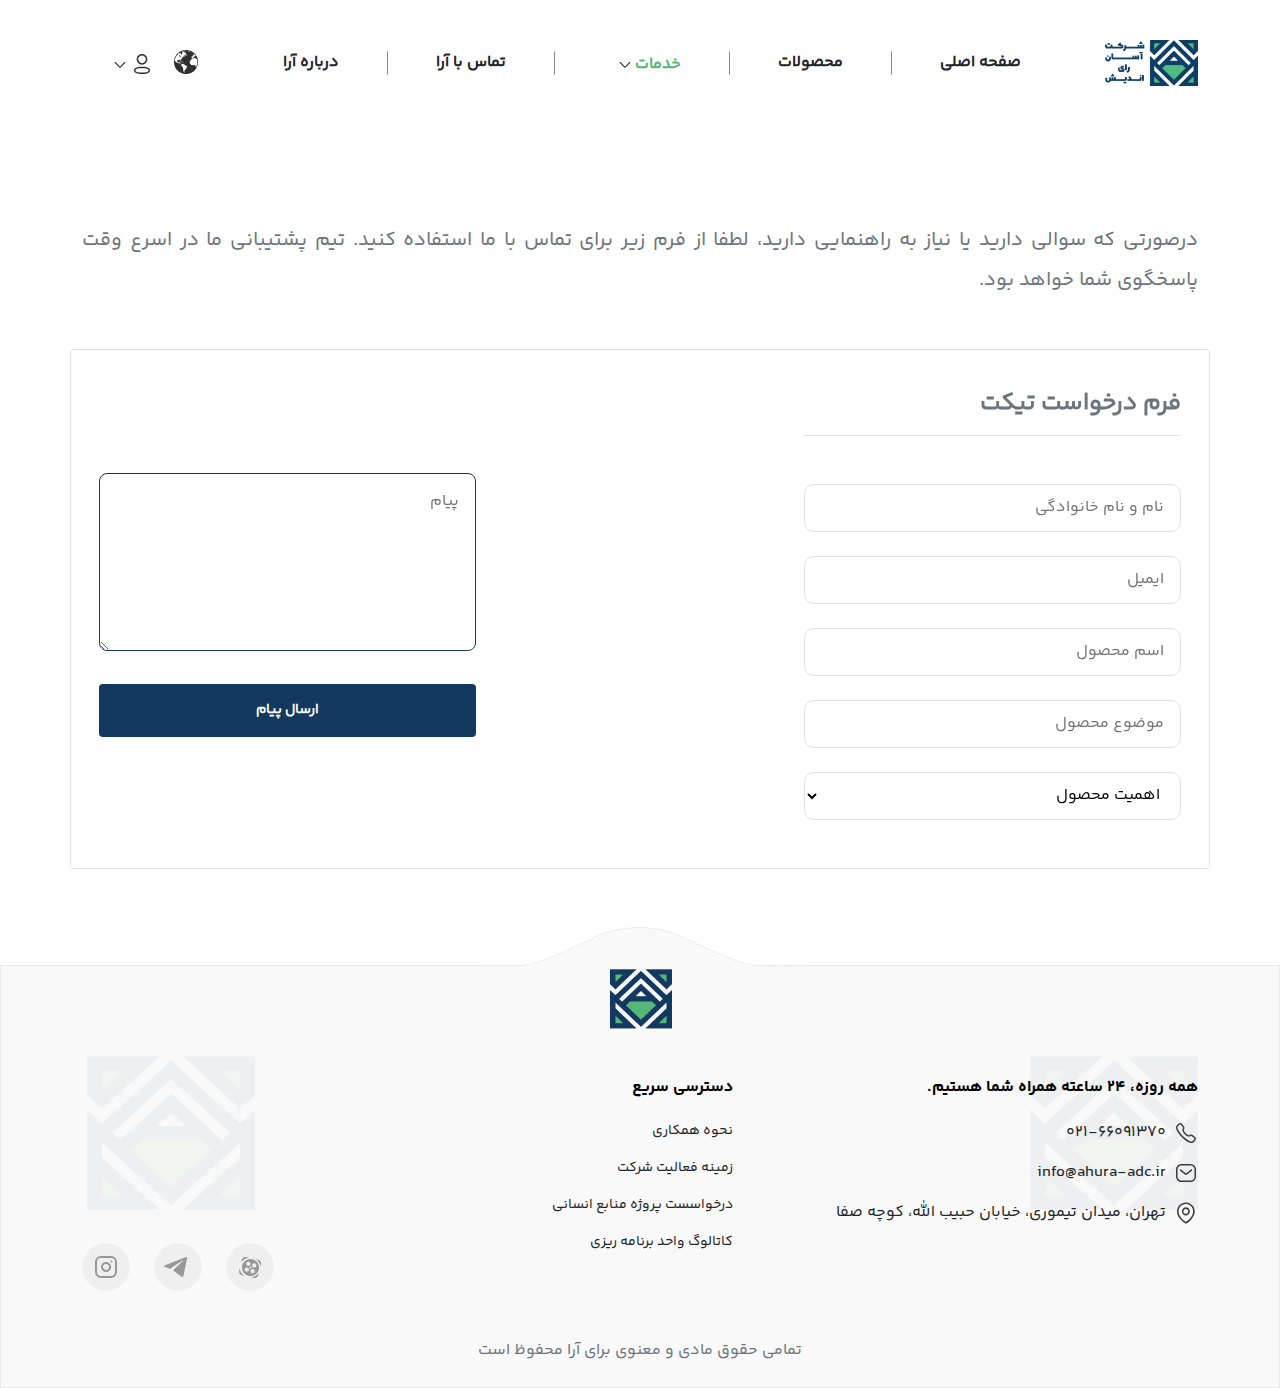
<file: ticket-request.html>
<!DOCTYPE html>
<html lang="fa" dir="rtl">

<head>
  <meta charset="UTF-8">
  <meta name="viewport" content="width=device-width, initial-scale=1.0">
  <link href="assets/css/bootstrap.min.css" rel="stylesheet">
  <link rel="stylesheet" href="assets/css/swiper-bundle.min.css" />
  <link rel='stylesheet' type='text/css' media='screen' href='assets/css/aos.css'>
  <link rel='stylesheet' type='text/css' media='screen' href='assets/css/styles.css'>
  <title>فرم درخواست تیکت</title>
</head>

<body>

  <!-- header -->

  <header>
    <div class="container">
      <!-- logo && menu && login -->
      <div class="d-flex align-items-center justify-content-between py-4">
        <div class="d-flex align-items-center gap-2">
          <div class="py-3 d-lg-none" data-bs-toggle="offcanvas" data-bs-target="#offcanvasExample"
            aria-controls="offcanvasExample">
            <svg xmlns="http://www.w3.org/2000/svg" width="32" height="32" fill="currentColor"
              class="bi bi-list cursor-pointer" viewBox="0 0 16 16">
              <path fill-rule="evenodd"
                d="M2.5 12a.5.5 0 0 1 .5-.5h10a.5.5 0 0 1 0 1H3a.5.5 0 0 1-.5-.5m0-4a.5.5 0 0 1 .5-.5h10a.5.5 0 0 1 0 1H3a.5.5 0 0 1-.5-.5m0-4a.5.5 0 0 1 .5-.5h10a.5.5 0 0 1 0 1H3a.5.5 0 0 1-.5-.5" />
            </svg>
          </div>
          <a class="d-block"><img alt="logo" src="assets/img/ara LOGO COLOR 3.png" class="img-fluid"></a>
        </div>
        <ul
          class="list-unstyled mb-0 pe-0 d-lg-flex d-none align-items-center justify-content-center gap-xl-5 gap-4 py-3 fw-bold">
          <li><a href="index.html" class="text-dark">صفحه اصلی</a></li>
          <svg width="1" height="24" viewBox="0 0 1 24" fill="none" xmlns="http://www.w3.org/2000/svg">
            <line x1="0.5" y1="0.386963" x2="0.499999" y2="23.6128" stroke="#898989" />
          </svg>
          <li><a href="products.html" class="text-dark">محصولات</a></li>
          <svg width="1" height="24" viewBox="0 0 1 24" fill="none" xmlns="http://www.w3.org/2000/svg">
            <line x1="0.5" y1="0.386963" x2="0.499999" y2="23.6128" stroke="#898989" />
          </svg>
          <li class="nav-item dropdown">
            <a class="nav-link dropdown-toggle text-dark px-0 active" href="#" role="button" data-bs-toggle="dropdown" aria-expanded="false">
              خدمات
            </a>
            <ul class="dropdown-menu text-end">
              <li><a class="dropdown-item d-flex align-items-center justify-content-between py-2" href="blog.html">
                <p class="mb-0 fs-14 fw-bold">مقالات</p>
                <svg width="20" height="20" viewBox="0 0 24 24" fill="none" xmlns="http://www.w3.org/2000/svg">
                  <path d="M16.8 6.0001L10.8 12.0001L16.8 18.0001L15.6 20.4001L7.19995 12.0001L15.6 3.6001L16.8 6.0001Z" fill="#4D4D4F"/>
                </svg>
              </a></li>
              <li><a class="dropdown-item d-flex align-items-center justify-content-between py-2" href="ticket-request.html">
                <p class="mb-0 fs-14 fw-bold">درخواست تیکت</p>
                <svg width="20" height="20" viewBox="0 0 24 24" fill="none" xmlns="http://www.w3.org/2000/svg">
                  <path d="M16.8 6.0001L10.8 12.0001L16.8 18.0001L15.6 20.4001L7.19995 12.0001L15.6 3.6001L16.8 6.0001Z" fill="#4D4D4F"/>
                </svg>
              </a></li>
            </ul>
          </li>
          <svg width="1" height="24" viewBox="0 0 1 24" fill="none" xmlns="http://www.w3.org/2000/svg">
            <line x1="0.5" y1="0.386963" x2="0.499999" y2="23.6128" stroke="#898989" />
          </svg>
          <li><a href="contact.html" class="text-dark">تماس با آرا</a></li>
          <svg width="1" height="24" viewBox="0 0 1 24" fill="none" xmlns="http://www.w3.org/2000/svg">
            <line x1="0.5" y1="0.386963" x2="0.499999" y2="23.6128" stroke="#898989" />
          </svg>
          <li><a href="about.html" class="text-dark">درباره آرا</a></li>
        </ul>
        <div class="d-flex align-items-center gap-1">
          <a class="d-block">
            <img alt="world" src="assets/img/world.png" class="img-fluid">
          </a>
          <div class="nav-item dropdown">
            <a class="nav-link dropdown-toggle" href="#" role="button" data-bs-toggle="dropdown" aria-expanded="false">
              <svg xmlns="http://www.w3.org/2000/svg" width="24" height="24" viewBox="0 0 24 24" fill="none">
                <path fill-rule="evenodd" clip-rule="evenodd"
                  d="M12.0043 2C9.07027 2 6.69177 4.38864 6.69177 7.33517C6.69177 10.2817 9.07027 12.6703 12.0043 12.6703C14.9383 12.6703 17.3168 10.2817 17.3168 7.33517C17.3168 4.38864 14.9383 2 12.0043 2ZM12.0043 3.44767C14.1422 3.44767 15.8753 5.18816 15.8753 7.33517C15.8753 9.48218 14.1422 11.2227 12.0043 11.2227C9.8664 11.2227 8.13329 9.48218 8.13329 7.33517C8.13329 5.18816 9.8664 3.44767 12.0043 3.44767ZM9.83005 14.8209C9.05233 14.8749 8.26621 14.9859 7.4908 15.1521C5.99418 15.4604 4.79685 16.0763 4.28724 17.0999C4.09503 17.5002 3.99839 17.9288 4.00002 18.3627C3.99944 18.7935 4.0953 19.2227 4.28062 19.6153C4.76994 20.6271 5.8278 21.1997 7.25624 21.5171L7.51213 21.5705C8.26648 21.7407 9.05284 21.8553 9.84446 21.909C9.91189 21.9288 10.0726 21.9472 10.248 21.9561L10.3922 21.9615C10.4664 21.9633 10.5506 21.9637 10.676 21.9637C11.8138 22.0263 12.9934 22.0081 14.1675 21.9081C14.7932 21.8653 15.4231 21.7835 16.0477 21.6636L16.5151 21.5666C18.0576 21.2623 19.2126 20.6836 19.7186 19.6164C20.0937 18.8241 20.0937 17.9047 19.7188 17.1127C19.214 16.0483 18.0737 15.4744 16.5034 15.1509C15.8873 15.0194 15.2612 14.922 14.6307 14.8599L14.1697 14.8209C12.7259 14.6935 11.2738 14.6935 9.83005 14.8209ZM14.0436 16.263L14.0562 16.264C14.7799 16.3149 15.4991 16.4165 16.2087 16.568C17.3751 16.8083 18.1667 17.2067 18.4171 17.7348C18.6057 18.133 18.6057 18.5958 18.4169 18.9944C18.1829 19.4879 17.472 19.8691 16.4445 20.1021L16.2195 20.1498C15.496 20.3112 14.7791 20.4152 14.0576 20.4647C12.9379 20.5599 11.8249 20.5771 10.7148 20.5171L10.3212 20.5103C10.2119 20.5048 10.1198 20.4942 10.0345 20.4771C9.35872 20.4261 8.75066 20.3454 8.16027 20.2283L7.80775 20.1537C6.63771 19.9244 5.83915 19.5243 5.58024 18.989C5.48964 18.797 5.44125 18.5803 5.44154 18.3609C5.44073 18.1428 5.48848 17.931 5.58118 17.7379C5.83293 17.2324 6.67919 16.7971 7.78605 16.569C8.50073 16.4159 9.21962 16.3144 9.94294 16.264C11.316 16.143 12.6837 16.143 14.0436 16.263Z"
                  fill="#2F2F2F" />
              </svg>
            </a>
            <ul class="dropdown-menu text-end">
              <li><a class="dropdown-item" href="login.html">ورود</a></li>
              <li><a class="dropdown-item" href="signup.html">ثبت نام</a></li>
            </ul>
          </div>
        </div>
      </div>
      <!-- mobile menu -->
      <div class="offcanvas offcanvas-start d-lg-none" tabindex="-1" id="offcanvasExample"
        aria-labelledby="offcanvasExampleLabel">
        <div class="offcanvas-header">
          <button type="button" class="btn-close" data-bs-dismiss="offcanvas" aria-label="Close"></button>
        </div>
        <div class="offcanvas-body">
          <ul
            class="list-unstyled mb-0 pe-0 d-lg-flex flex-column align-items-center justify-content-center gap-lg-5 py-3 fw-bold">
            <li class="mb-4"><a href="index.html" class="text-dark">صفحه اصلی</a></li>
            <li class="mb-4"><a href="products.html" class="text-dark">محصولات</a></li>
            <li class="mb-4"><a href="blog.html" class="text-dark">مقالات</a></li>
            <li class="mb-4"><a href="ticket-request.html" class="text-dark active">درخواست تیکت</a></li>
            <li class="mb-4"><a class="text-dark" href="contact.html">تماس با آرا</a></li>
            <li class="mb-4"><a class="text-dark" href="about.html">درباره آرا</a></li>
          </ul>
        </div>
      </div>
    </div>
  </header>

  <!-- main -->

  <main>

    <!-- form -->
    <section class="my-5 mt-5 pt-5 pb-4 pb-md-0">
      <div class="container mb-lg-5 pb-lg-5">
        <h5 class="text-secondary lh-lg text-justify">درصورتی که سوالی دارید یا نیاز به راهنمایی دارید، لطفا از فرم زیر برای تماس با ما استفاده کنید. تیم پشتیبانی ما در اسرع وقت پاسخگوی شما خواهد بود. </h5>
       <form class="row g-4 align-items-center border rounded-4 p-3 pb-5 mt-5">
        <div class="col-md-6" data-aos="fade-down">
          <div>
            <div class="max-w-377 max-w-md-100">
              <h4 class="fs-24 fw-bold text-muted border-bottom pb-3 mb-5">فرم درخواست تیکت</h4>
              <input class="rounded-10 border h-48 w-100 d-block px-3 outline-none mb-4" placeholder="نام و نام خانوادگی">
              <input class="rounded-10 border h-48 w-100 d-block px-3 outline-none mb-4" placeholder="ایمیل">
              <input class="rounded-10 border h-48 w-100 d-block px-3 outline-none mb-4" placeholder="اسم محصول">
              <input class="rounded-10 border h-48 w-100 d-block px-3 outline-none mb-4" placeholder="موضوع محصول">
              <select class="rounded-10 border h-48 w-100 d-block px-3 bg-transparent">
                <option>اهمیت محصول</option>
                <option>کم</option>
                <option>زیاد</option>
              </select>
            </div>
          </div>
        </div>
        <div class="col-md-6" data-aos="fade-up">
          <div class="max-w-377 max-w-md-100 me-auto">
            <div class="position-relative">
              <textarea rows="6" class="border-main rounded-8 outline-none p-3 w-100" placeholder="پیام"></textarea>
            </div>
            <input type="submit" value="ارسال پیام" class="text-white d-flex align-items-center justify-content-center mt-4 w-100 fs-14 fw-bold bg-main py-3 px-4 rounded-4 border-0">
          </div>
        </div>
       </form>
      </div>
    </section>

  </main>

  <!-- footer -->
  <footer class="position-relative pb-4">
    <!-- wave -->
    <img alt="wave" src="assets/img/Union.png" class="img-fluid position-absolute">
    <!--  -->
    <div class="container">
      <a class="d-block mx-auto text-center"><img alt="logo" src="assets/img/ara LOGO COLOR 3 (2).png"
          class="img-fluid"></a>
      <div class="row mt-5 g-4 g-lg-0">
        <div class="col-lg-5">
          <div class="position-relative">
            <!-- bg -->
            <img alt="bg" src="assets/img/ara LOGO COLOR 4.png" class="img-fluid position-absolute -top-30">
            <!--  -->
            <h6 class="text-black font-bold">همه روزه، 24 ساعته همراه شما هستیم.</h6>
            <div class="mt-4 position-relative z-10">
              <a class="d-flex align-items-center gap-2 mb-3">
                <svg xmlns="http://www.w3.org/2000/svg" width="24" height="24" viewBox="0 0 24 24" fill="none">
                  <path fill-rule="evenodd" clip-rule="evenodd"
                    d="M6.47044 2.00173L6.49706 2.00344C7.02095 2.04687 7.47596 2.30722 7.89133 2.71305C8.68068 3.48398 10.3757 5.73367 10.5036 6.3459C10.6453 7.02891 10.4938 7.47252 10.0424 8.25724L9.93299 8.45064C9.72584 8.82898 9.69417 8.98521 9.75831 9.16409C10.7439 11.5763 12.4259 13.258 14.8106 14.232C15.0364 14.3138 15.2069 14.2669 15.6842 13.9931L15.9332 13.8522C16.6042 13.4842 17.0294 13.3679 17.6565 13.4985C18.2666 13.6263 20.5176 15.3224 21.2873 16.1108C21.6926 16.5257 21.9535 16.9816 21.999 17.5399C22.0469 18.8972 20.3908 20.8081 19.3805 21.3828C18.2316 22.2046 16.7737 22.191 15.139 21.4301C10.8641 19.6512 4.325 13.1539 2.58238 8.88432L2.47807 8.64549C1.81637 7.06399 1.83071 5.69766 2.58898 4.66758C3.28088 3.52176 5.14635 1.94049 6.47044 2.00173ZM6.38949 3.46415L6.30133 3.46867C5.62173 3.55895 4.25889 4.73225 3.80504 5.47852L3.72663 5.59519C3.33565 6.23222 3.38096 7.10705 3.92531 8.30487L4.02934 8.54839C5.78486 12.4884 11.8632 18.4824 15.7282 20.0913L15.9411 20.186C17.0594 20.66 17.9059 20.6389 18.5912 20.153L18.6419 20.1204C18.854 19.973 19.343 19.5287 19.7197 19.094C20.2488 18.4835 20.5485 17.9241 20.5388 17.6264C20.5282 17.499 20.4299 17.3273 20.2406 17.1334C19.6684 16.5474 17.5872 14.9793 17.3572 14.9311C17.1398 14.8858 16.9612 14.9466 16.4731 15.2275L16.2275 15.3654C15.5083 15.7533 15.0013 15.8575 14.285 15.5975C11.509 14.4644 9.53819 12.494 8.39315 9.68999C8.12193 8.94028 8.26793 8.40985 8.73958 7.58781L8.85195 7.3901C9.06621 7.00323 9.11156 6.83909 9.07119 6.64438C9.02285 6.41311 7.45576 4.33319 6.86895 3.76006C6.67463 3.5702 6.50389 3.47251 6.3761 3.46191L6.38949 3.46415Z"
                    fill="#3F3E3D" />
                </svg>
                <p class="mb-0 text-dark">021-66091370</p>
              </a>
              <a class="d-flex align-items-center gap-2 mb-3">
                <svg xmlns="http://www.w3.org/2000/svg" width="24" height="24" viewBox="0 0 24 24" fill="none">
                  <path fill-rule="evenodd" clip-rule="evenodd"
                    d="M16.5253 3.00005L7.45615 3C4.28662 3 1.99997 5.56151 1.99997 8.85897V15.141C1.99997 18.4385 4.28662 21 7.45615 21H16.5168C18.0392 20.9829 19.4802 20.3421 20.5125 19.2266C21.5449 18.111 22.0786 16.6183 21.9893 15.0959L21.9906 8.85897C22.0786 7.38171 21.5449 5.88895 20.5125 4.77344C19.4802 3.65794 18.0392 3.01705 16.5253 3.00005ZM7.45629 4.52837L16.5085 4.52832C17.6074 4.54066 18.6533 5.00586 19.4027 5.81557C20.1521 6.62527 20.5394 7.70881 20.4746 8.81383L20.4733 15.141C20.5394 16.2911 20.1521 17.3746 19.4027 18.1843C18.6533 18.994 17.6074 19.4592 16.5085 19.4716L7.45629 19.4715C5.1629 19.4715 3.51755 17.6284 3.51755 15.141V8.85891C3.51755 6.37149 5.1629 4.52837 7.45629 4.52837ZM18.024 8.6382C17.7622 8.3087 17.2847 8.25539 16.9576 8.51914L12.8583 11.8241L12.7408 11.9067C12.2575 12.2094 11.6228 12.1814 11.1598 11.818L7.03058 8.51715L6.93764 8.45344C6.61737 8.26711 6.20142 8.34015 5.96462 8.64069C5.70413 8.9713 5.75905 9.452 6.08727 9.71437L10.2217 13.0193L10.383 13.1374C11.4231 13.8457 12.8014 13.8066 13.7988 13.0235L17.9058 9.71239L17.9882 9.63535C18.24 9.36245 18.2621 8.93776 18.024 8.6382Z"
                    fill="#3F3E3D" />
                </svg>
                <p class="mb-0 text-dark">info@ahura-adc.ir</p>
              </a>
              <a class="d-flex align-items-center gap-2">
                <svg width="24" height="24" viewBox="0 0 24 24" fill="none" xmlns="http://www.w3.org/2000/svg">
                  <path
                    d="M11.9188 1.50054C7.10124 1.4841 3.1662 5.33442 3.00893 10.1539L3.00409 10.4531C3.08416 12.8154 3.88427 15.0672 5.29349 16.9225L5.62445 17.3564C6.96957 19.0745 8.56808 20.5825 10.3629 21.8255L10.7951 22.1177L10.8582 22.1675C11.4733 22.6115 12.304 22.6115 12.9192 22.1675L12.9845 22.1135L12.9591 22.1323C14.3881 21.2027 15.7057 20.1097 16.8855 18.8752C19.2772 16.332 20.7187 13.4823 20.7731 10.5882L20.7733 10.4808C20.7896 5.62902 16.9685 1.66394 12.1855 1.50541L11.9188 1.50054Z"
                    fill="#3F3E3D" />
                  <path
                    d="M11.9123 3.11572C15.8433 3.12925 19.035 6.29139 19.1535 10.2293L19.1568 10.5765C19.1113 12.9969 17.8525 15.4907 15.7231 17.7602C14.6373 18.8988 13.4198 19.9109 12.0994 20.7718L12.0114 20.8384C11.9403 20.9005 11.8348 20.9005 11.7637 20.8384L11.6782 20.7734C9.71119 19.4804 7.9848 17.848 6.57802 15.9508C5.44487 14.4557 4.77339 12.6679 4.63824 10.803L4.61838 10.4291C4.63173 6.46191 7.76295 3.23881 11.6624 3.11912L11.9123 3.11572Z"
                    fill="white" />
                  <path
                    d="M11.8892 6.34619C9.65882 6.34619 7.85074 8.15427 7.85074 10.3847C7.85074 12.615 9.65882 14.4231 11.8892 14.4231C14.1196 14.4231 15.9277 12.615 15.9277 10.3847C15.9277 8.15427 14.1196 6.34619 11.8892 6.34619Z"
                    fill="#3F3E3D" />
                  <path
                    d="M11.8879 7.96191C13.2261 7.96191 14.311 9.04676 14.311 10.385C14.311 11.7232 13.2261 12.8081 11.8879 12.8081C10.5497 12.8081 9.46484 11.7232 9.46484 10.385C9.46484 9.04676 10.5497 7.96191 11.8879 7.96191Z"
                    fill="white" />
                </svg>
                <p class="mb-0 text-dark">تهران، میدان تیموری، خیابان حبیب الله، کوچه صفا</p>
              </a>
            </div>
          </div>
        </div>
        <div class="col-lg-3">
          <div>
            <h6 class="text-black font-bold">دسترسی سریع</h6>
            <div class="mt-4 fs-14">
              <a class="d-flex align-items-center gap-2 mb-3">
                <p class="mb-0 text-dark">نحوه همکاری</p>
              </a>
              <a class="d-flex align-items-center gap-2 mb-3">
                <p class="mb-0 text-dark">زمینه فعالیت شرکت</p>
              </a>
              <a class="d-flex align-items-center gap-2 mb-3">
                <p class="mb-0 text-dark">درخواسست پروژه منابع انسانی</p>
              </a>
              <a class="d-flex align-items-center gap-2">
                <p class="mb-0 text-dark">کاتالوگ واحد برنامه ریزی</p>
              </a>
            </div>
          </div>
        </div>
        <div class="col-lg-4">
          <div>
            <img alt="bg" src="assets/img/ara LOGO COLOR 4.png"
              class="img-fluid me-lg-auto d-block position-relative -top-30 mt-4 mt-lg-0">
            <div class="d-flex socials align-items-center justify-content-lg-end gap-4">
              <a>
                <svg class="rounded-circle transition" xmlns="http://www.w3.org/2000/svg" width="48" height="48"
                  viewBox="0 0 48 48" fill="none">
                  <rect width="48" height="48" rx="24" fill="#EFEFEF" />
                  <path
                    d="M22.7732 14.6278L20.275 14.0895C18.2371 13.6502 16.2126 14.8709 15.7523 16.8162L15.1832 19.2207C16.8228 16.7355 19.5751 14.9881 22.7732 14.6278ZM13.6577 25.671L13.0938 28.0556C12.6335 30.0009 13.9124 31.9335 15.9503 32.3728L18.4693 32.916C15.8658 31.3504 14.0351 28.7238 13.6577 25.671ZM32.0497 16.6272L29.5307 16.084C32.1342 17.649 33.9649 20.2762 34.3423 23.3284L34.9062 20.9438C35.3665 18.9996 34.0876 17.0665 32.0497 16.6272ZM25.2268 34.3722L27.725 34.9105C29.7629 35.3498 31.7874 34.1291 32.2477 32.1838L32.8168 29.7793C31.1772 32.2645 28.4249 34.0119 25.2268 34.3722Z"
                    fill="#979797" />
                  <path
                    d="M24.5 16C19.8053 16 16 19.8053 16 24.5C16 29.1947 19.8053 33 24.5 33C29.1947 33 33 29.1947 33 24.5C33 19.8053 29.1947 16 24.5 16ZM22.375 18.6562C23.5485 18.6562 24.5 19.6077 24.5 20.7812C24.5 21.9548 23.5485 22.9062 22.375 22.9062C21.2015 22.9062 20.25 21.9548 20.25 20.7812C20.25 19.6077 21.2015 18.6562 22.375 18.6562ZM20.7812 28.75C19.6077 28.75 18.6562 27.7985 18.6562 26.625C18.6562 25.4515 19.6077 24.5 20.7812 24.5C21.9548 24.5 22.9062 25.4515 22.9062 26.625C22.9062 27.7985 21.9548 28.75 20.7812 28.75ZM23.4375 24.5C23.4375 23.913 23.913 23.4375 24.5 23.4375C25.087 23.4375 25.5625 23.913 25.5625 24.5C25.5625 25.087 25.087 25.5625 24.5 25.5625C23.913 25.5625 23.4375 25.087 23.4375 24.5ZM26.625 30.3438C25.4515 30.3438 24.5 29.3923 24.5 28.2188C24.5 27.0452 25.4515 26.0938 26.625 26.0938C27.7985 26.0938 28.75 27.0452 28.75 28.2188C28.75 29.3923 27.7985 30.3438 26.625 30.3438ZM28.2188 24.5C27.0452 24.5 26.0938 23.5485 26.0938 22.375C26.0938 21.2015 27.0452 20.25 28.2188 20.25C29.3923 20.25 30.3438 21.2015 30.3438 22.375C30.3438 23.5485 29.3923 24.5 28.2188 24.5Z"
                    fill="#979797" />
                </svg>
              </a>
              <a>
                <svg class="rounded-circle transition" xmlns="http://www.w3.org/2000/svg" width="48" height="48"
                  viewBox="0 0 48 48" fill="none">
                  <rect width="48" height="48" rx="24" fill="#EFEFEF" />
                  <path
                    d="M19.0104 27.1987L27.5341 33.7276C28.5068 34.284 29.2087 33.9958 29.451 32.7914L32.9206 15.8407C33.2758 14.3642 32.3778 13.6943 31.4471 14.1323L11.0738 22.2769C9.68315 22.8552 9.69144 23.6596 10.8204 24.0179L16.0486 25.7098L28.1526 17.793C28.724 17.4337 29.2485 17.6267 28.8181 18.0229"
                    fill="#979797" />
                </svg>
              </a>
              <a>
                <svg class="rounded-circle transition" width="48" height="48" viewBox="0 0 48 48" fill="none"
                  xmlns="http://www.w3.org/2000/svg">
                  <rect width="48" height="48" rx="24" fill="#EFEFEF" />
                  <path
                    d="M29 14H19C16.2386 14 14 16.2386 14 19V29C14 31.7614 16.2386 34 19 34H29C31.7614 34 34 31.7614 34 29V19C34 16.2386 31.7614 14 29 14Z"
                    stroke="#979797" stroke-width="2" stroke-linecap="round" stroke-linejoin="round" />
                  <path
                    d="M28 23.3701C28.1234 24.2023 27.9813 25.0523 27.5938 25.7991C27.2063 26.5459 26.5932 27.1515 25.8416 27.5297C25.0901 27.908 24.2385 28.0397 23.4078 27.906C22.5771 27.7723 21.8098 27.3801 21.2149 26.7852C20.6199 26.1903 20.2277 25.4229 20.0941 24.5923C19.9604 23.7616 20.0921 22.91 20.4703 22.1584C20.8486 21.4069 21.4542 20.7938 22.201 20.4063C22.9478 20.0188 23.7978 19.8766 24.63 20.0001C25.4789 20.1259 26.2649 20.5215 26.8717 21.1284C27.4785 21.7352 27.8741 22.5211 28 23.3701Z"
                    stroke="#979797" stroke-width="2" stroke-linecap="round" stroke-linejoin="round" />
                  <path d="M29.5 18.5H29.51" stroke="#979797" stroke-width="2" stroke-linecap="round"
                    stroke-linejoin="round" />
                </svg>
              </a>
            </div>
          </div>
        </div>
      </div>
      <p class="mb-0 text-center text-muted mt-5">تمامی حقوق مادی و معنوی برای <a>آرا</a> محفوظ است</p>
    </div>
  </footer>

  <!-- Swiper JS -->
  <script src="assets/js/bootstrap.bundle.min.js"></script>
  <script src="assets/js/swiper-bundle.min.js"></script>
  <script src="assets/js/aos.js"></script>
  <script src="assets/js/scripts.js"></script>
</body>

</html>
</file>
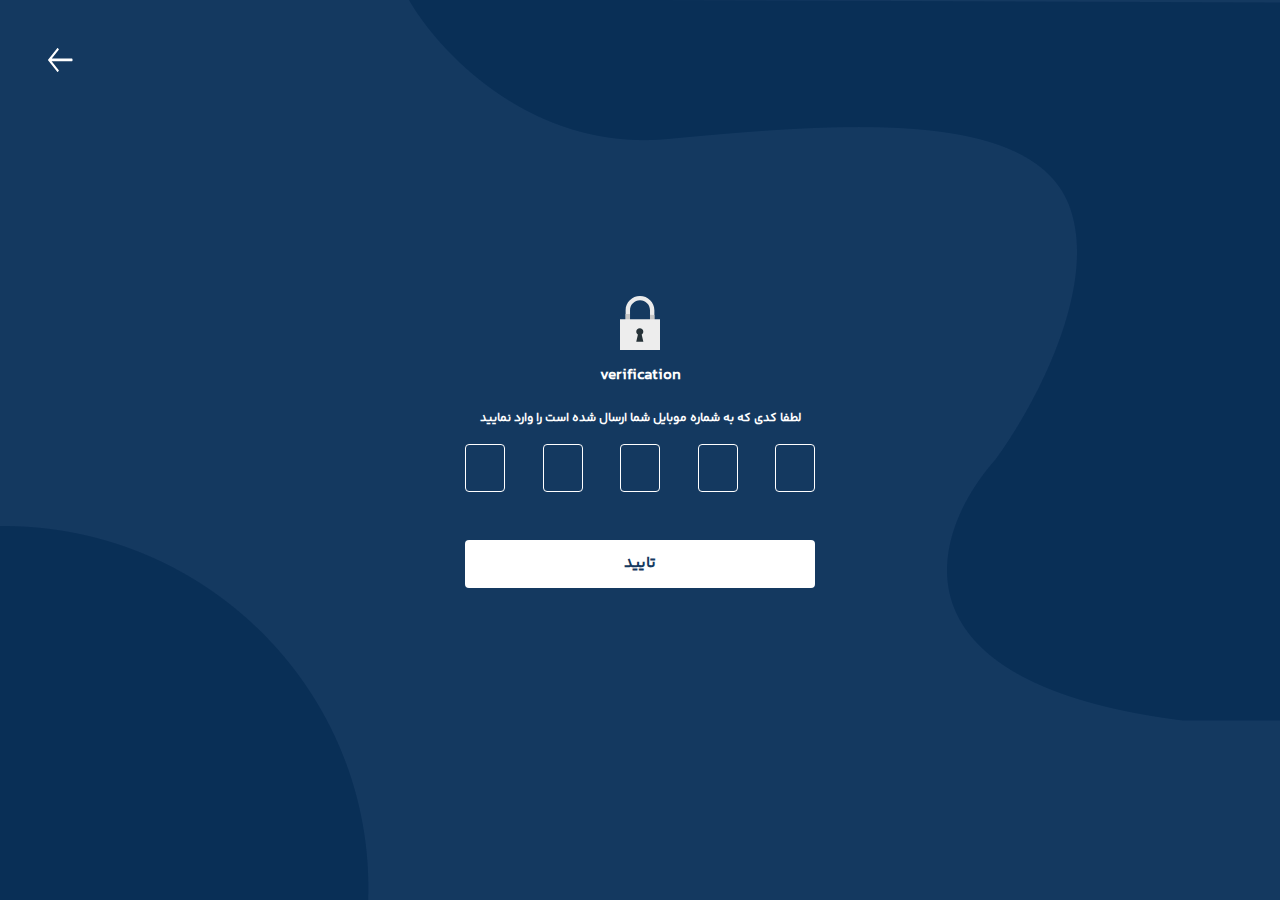
<file: verify.html>
<!DOCTYPE html>
<html lang="fa" dir="rtl">

<head>
  <meta charset="UTF-8">
  <meta name="viewport" content="width=device-width, initial-scale=1.0">
  <link href="assets/css/bootstrap.min.css" rel="stylesheet">
  <link rel="stylesheet" href="assets/css/swiper-bundle.min.css" />
  <link rel='stylesheet' type='text/css' media='screen' href='assets/css/aos.css'>
  <link rel='stylesheet' type='text/css' media='screen' href='assets/css/styles.css'>
  <title>تایید</title>
</head>

<body class="bg-main h-100vh h-sm-auto">
  
  <!-- shape -->
  <img alt="shape" src="assets/img/Vector.png" class="img-fluid position-absolute top-0 end-0">
  <img alt="shape" src="assets/img/Ellipse.png" class="img-fluid position-absolute bottom-0 start-0">
  <!-- go back -->
  <a href="signup.html" class="position-absolute start-0 m-sm-5 m-3">
    <svg width="25" height="24" viewBox="0 0 25 24" fill="none" xmlns="http://www.w3.org/2000/svg">
      <g clip-path="url(#clip0_119_114)">
      <path fill-rule="evenodd" clip-rule="evenodd" d="M9.41977 0.112617L0.049766 11.7497C-0.0102334 11.8999 -0.0102335 12.1376 0.049766 12.2127L9.41976 23.9374C9.47976 24.0125 9.66976 24.0125 9.78976 23.9374L10.9598 22.3983L3.62977 13.2263L23.7098 13.2263C24.2598 13.2263 24.7598 12.6131 24.7598 11.9124C24.7598 11.2242 24.2698 10.5985 23.7098 10.5985L3.80976 10.5985L10.9598 1.57664L9.78977 0.112617C9.66977 -0.0375398 9.47977 -0.0375398 9.41977 0.112617Z" fill="white"/>
      </g>
      <defs>
      <clipPath id="clip0_119_114">
      <rect width="24" height="24.76" fill="white" transform="translate(24.7598) rotate(90)"/>
      </clipPath>
      </defs>
    </svg>
  </a>

  <!-- main -->
  <main class="h-100 mt-5 mt-sm-0 pt-5 pt-sm-0">
    <!-- login -->
    <section class="h-100">
      <div class="container position-relative z-10 h-100 align-items-center d-flex">
        <form class="max-w-350 mx-auto flex-shrink-0">
         <svg class="d-block mx-auto" width="40" height="54" viewBox="0 0 40 54" fill="none" xmlns="http://www.w3.org/2000/svg">
          <g clip-path="url(#clip0_119_100)">
          <path d="M34.3759 14.1986V28.5671H29.9949V14.1986C29.9949 8.72308 25.512 4.28601 20.0102 4.28601C14.5084 4.28601 10.0255 8.72308 10.0255 14.1986V28.5671H5.62402V14.1986C5.62402 6.36294 12.0631 0 19.9898 0C27.9164 0 34.3759 6.36294 34.3759 14.1986Z" fill="#EBEBEB"/>
          <path d="M5.62402 17.937L10.0051 18.0881V28.5671H5.62402V17.937Z" fill="#C7C7C7"/>
          <path d="M34.3762 19.0132V28.567H29.9951V18.8433L34.3762 19.0132Z" fill="#C7C7C7"/>
          <path d="M40 23.2427H0V54H40V23.2427Z" fill="#EDEDED"/>
          <path d="M21.6809 38.4231L23.3518 45.7868H16.2402L17.9111 38.4231C16.9127 37.8378 16.2402 36.8182 16.2402 35.6476C16.2402 33.8162 17.8296 32.3623 19.7858 32.3623C21.742 32.3623 23.3314 33.8162 23.3314 35.6476C23.3314 36.8182 22.659 37.8378 21.6605 38.4231H21.6809Z" fill="#263238"/>
          </g>
          <defs>
          <clipPath id="clip0_119_100">
          <rect width="40" height="54" fill="white"/>
          </clipPath>
          </defs>
         </svg>
         <h6 class="text-white text-center fw-bold mt-3">verification</h6>
         <p class="fw-bold fs-12 text-center text-white mt-4">لطفا کدی که به شماره موبایل شما ارسال شده است را وارد نمایید</p>
         <div class="d-flex align-items-center justify-content-between">
           <input maxlength="1" class="w-40 h-48 text-center text-white rounded-4 flex-shrink-0 outline-none bg-transparent border border-white">
           <input maxlength="1" class="w-40 h-48 text-center text-white rounded-4 flex-shrink-0 outline-none bg-transparent border border-white">
           <input maxlength="1" class="w-40 h-48 text-center text-white rounded-4 flex-shrink-0 outline-none bg-transparent border border-white">
           <input maxlength="1" class="w-40 h-48 text-center text-white rounded-4 flex-shrink-0 outline-none bg-transparent border border-white">
           <input maxlength="1" class="w-40 h-48 text-center text-white rounded-4 flex-shrink-0 outline-none bg-transparent border border-white">
         </div>
         <input type="submit" value="تایید" class="bg-white rounded-4 text-main fw-bold w-100 h-48 mt-5 border-0 mb-3">
        </form>
      </div>
    </section>

  </main>

  <!-- Swiper JS -->
  <script src="assets/js/bootstrap.bundle.min.js"></script>
  <script src="assets/js/swiper-bundle.min.js"></script>
  <script src="assets/js/aos.js"></script>
  <script src="assets/js/scripts.js"></script>
</body>

</html>
</file>
<file: assets/css/styles.css>
@font-face {
    font-family: "yekanBakh-Regular";
    src: url('../fonts/YekanBakhFaNum-Regular.woff') format("woff");
}

@font-face {
    font-family: "yekanBakh-Bold";
    src: url('../fonts/YekanBakhFaNum-Bold.woff') format("woff");
}

html {
    scroll-behavior: smooth;
    direction: rtl;
}

body {
    font-family: "yekanBakh-Regular";
    user-select: none;
    overflow-x: hidden;
}

.font-bold {
    font-family: "yekanBakh-Bold";
}

a {
    cursor: pointer;
    text-decoration: none;
    transition: all .4s;
}
.transition{
    transition: all .4s;
}

/* object fit */
.object-cover {
    object-fit: cover;
}

/* overflow */
.overflow-x-hidden {
    overflow-x: hidden;
}

/* z index */
.-z-1 {
    z-index: -1;
}

.z-0 {
    z-index: 0;
}

.z-1 {
    z-index: 1;
}

.z-10 {
    z-index: 10;
}

.z-20 {
    z-index: 20;
}
/* max width */
.max-w-304{
    max-width: 304px;
    width: 100%;
}
.max-w-350{
    max-width: 350px;
    width: 100%;
}
.max-w-377{
    max-width: 377px;
    width: 100%;
}
.max-w-989{
    max-width: 989px;
    width: 100%;
}
/* width */
.w-2 {
    width: 2px;
}
.w-8 {
    width: 8px;
}
.w-32 {
    width: 32px;
}
.w-40 {
    width: 40px;
}
.w-48 {
    width: 48px;
}
.w-76 {
    width: 76px;
}
.w-84 {
    width: 84px;
}
.w-104 {
    width: 104px;
}
.w-112 {
    width: 112px;
}
.w-120{
    width: 120px;
}
.w-130 {
    width: 130px;
}

.w-145 {
    width: 145px;
}
.w-160{
    width: 160px;
}
.w-171 {
    width: 171px;
}
.w-249 {
    width: 249px;
}

.w-284 {
    width: 284px;
}

.w-400 {
    width: 400px;
}

/* height */
.h-8{
    height: 8px;
}
.h-32 {
    height: 32px;
}

.h-48 {
    height: 48px;
}
.h-64 {
    height: 64px;
}
.h-84 {
    height: 84px;
}

.h-88 {
    height: 88px;
}

.h-94 {
    height: 94px;
}
.h-100vh {
    height: 100vh;
}
.h-104 {
    height: 104px;
}
.h-120 {
    height: 120px;
}
.h-160{
    height: 160px;
}
.h-252{
    height: 252px!important;
}
.h-284 {
    height: 284px;
}

.h-400 {
    height: 400px;
}
/* line height */
.lh-28{
    line-height: 28px;
}
.lh-30{
    line-height: 30px;
}
.lh-40{
    line-height: 40px;
}
/* color */
.text-main {
    color: #143960 !important;
}

.text-second {
    color: #4834AC;
}
.text-second2{
    color: #3D5C7C;
}
.text-black {
    color: #000000;
}
.text-gray{
    color: #868686;
}
.text-green {
    color: #56B676;
}

/* box shadow */
.shadow-blog {
    box-shadow: 0px 4px 4px 0px #0000001F;

}

.shadow-blog-img {
    box-shadow: 0px 4px 4px 0px #0000001A;
}

.shadow-comment {
    box-shadow: 0px 4px 4px 0px #00000040;

}
.shadow-app{
    box-shadow: 5px 20px 50px 0px #4A99D333;
}
.shadow-navigation {
    box-shadow: 0px 4px 16px 0px #00000014;
}
.shadow-category {
    box-shadow: 0px 4px 4px 0px #0000000D;

}
/* font size */
.fs-12 {
    font-size: 12px;
}
.fs-14 {
    font-size: 14px;
}

.fs-18 {
    font-size: 18px;
}
.fs-24 {
    font-size: 24px;
}
.fs-32 {
    font-size: 32px;
}

/* border radius */
.rounded-4 {
    border-radius: 4px;
}

.rounded-8 {
    border-radius: 8px;
}
.rounded-10 {
    border-radius: 10px;
}
.rounded-12 {
    border-radius: 12px;
}
.rounded-16 {
    border-radius: 16px;
}
.rounded-20{
    border-radius: 20px;
}
/* border */
.border-main{
    border: 1px solid #143960;
}
/* background */

.bg-main {
    background: #143960;
}

.bg-second {
    background: #1B190F;
}

.bg-green {
    background-color: #0A5F5A;
}
.bg-green2{
     background: #56B6760A;
}
.bg-green3{
    background-color: #56B676;
}
.bg-green4{
    background-color: #f1fdf5;
}
.bg-green5{
    background-color: #DAEDE0;
}
.bg-gray {
    background-color: #BEC0B9;
}
.bg-gray2{
    background-color: #F9F9F9;
}
.bg-gray3{
    background-color: #EFEFEF;
}
.bg-gradient-gray{
    background: linear-gradient( rgba(182, 193, 204, 0.71) -40.17%, rgba(20, 57, 96, 0) 75.91%), linear-gradient(0deg, #FFF, #FFF);
}

/* margin */
.-ml-22 {
    margin-left: -22px;
}

.-mr-22 {
    margin-right: -22px;
}
.-mt-67 {
    margin-top: -67px;
}
/* transition */
.transition {
    transition: all .4s;
}
/* top */
.-top-30{
    top: -30px;
}
.-top-90{
    top: -90px;
}
/* left */
.-left-40{
    left: -40px;
}
/* bottom */
.-bottom-81{
    bottom: -81px;
}
/* tab */
.nav-pills .nav-link.active, .nav-pills .show > .nav-link {
   background-color: #56B676;
   color: white!important;
}
/* swiper */
.swiper-button-prev::after,
.swiper-button-next::after {
    font-size: 26px;
}
.swiper-button-next1,.swiper-button-prev1 {
    right: auto;
    top: 400px;
    color: #56B676;
    font-weight: bold;
    transition: all .4s;
}
.swiper-button-next1 {
    left: 93px;
    position: absolute!important;
}
.swiper-button-prev1 {
    left: 0 !important;
    position: absolute!important;
}

.swiper-button-next1:hover,
.swiper-button-prev1:hover {
    background-color: #56B676 !important;
    color: white;
}

#costumer .swiper-button-next:hover,
#costumer .swiper-button-prev:hover {
    background-color: transparent !important
}

#costumer .swiper-button-prev,
#costumer .swiper-button-next {
    right: 0;
    left: auto !important;
}

#costumer .swiper-button-prev {
    top: 421px;
    transform: rotate(270deg);
}

#costumer .swiper-button-next {
    top: -73px;
    transform: rotate(270deg);
}
#costumer .swiper-button-prev::after,
#costumer .swiper-button-next::after {
    font-size: 26px;
}
#single-blog .swiper-button-prev::after,#single-blog .swiper-button-next::after {
    font-size: 24px;
    color: #979797;
    font-weight: bold;
  }
  #single-blog .swiper-button-next{
    right: -24px;
  }
  #single-blog .swiper-button-prev{
    left: -24px;
  }
  /* accordion */
  .accordion-btn span{
    transition: all .4s;
    font-size: 20px;
    font-weight: bold;
  }
  .accordion-btn.active span:first-child, .accordion-btn span:last-child{
    opacity: 0;
  }
  .accordion-btn.active span:last-child, .accordion-btn span:first-child{
    opacity: 1;
  }
  .accordion-content{
    overflow: hidden;
    transition: all .4s;
    max-height: 0;
  }
  .accordion-content.active{
    max-height: 1000px;
  }
/* global styles */
.outline-none {
    outline: none;
}

.opacity-none {
    opacity: 0;
}
.resize-none{
    resize: none;
}
.cursor-pointer {
    cursor: pointer;
}

.text-justify {
    text-align: justify;
}

.rtl{
    direction: rtl;
}

.dropdown-toggle::after {
    content: url('../img/Arrow\ -\ Down\ 6.png');
    border-top: 0;
    top: 9px;
    position: relative;
    right: -6px;
}
svg,.socials a svg,.socials a svg path{
    transition: all .4s;
}
a:hover,a:hover p,a:hover svg,header ul a.active{
    color: #56B676!important;
    stroke: #56B676!important;
    transition: all .4s;
}
.socials a:hover svg{
    border: 1px solid #143960;
    stroke: transparent!important;
}
.socials a:hover svg path{
   fill: #143960!important;
}
.overlay::before{
    content: '';
    position: absolute;
    width: 100%;
    height: 100%;
    background: linear-gradient(180deg, rgba(255, 255, 255, 0) -5.41%, #143960 108.31%);
    border-radius: 8px;
}
.hover-text:hover p{
   color: white!important;
}
.hover-white:hover{
    color: white!important;
}
.hover-text:hover svg{
   stroke: white!important;
}
/* banner */
#banner {
    height: 600px;
    background-image: url('../img/freddie-marriage-vSchPA-YA_A-unsplash\ 1.png');
    background-size: cover;
    background-position: center;
    background-repeat: no-repeat;
    position: relative;
}

#banner::before {
    position: absolute;
    content: '';
    background-color: white;
    opacity: 48%;
    inset: 0;
    width: 100%;
    height: 100%;
}
#banner2 {
    background-image: url('../img/banner.PNG');
    background-size: cover;
    background-position: center;
    background-repeat: no-repeat;
    position: relative;
}
/* products */
.right-side>div,
.left-side>div {
    position: relative;
}

.right-side>div::after,
.left-side>div::after {
    content: '';
    position: absolute;
    width: 94px;
    height: 2px;
    background-color: #BEC0B9;
    left: -50px;
    top: 200px;
    z-index: -1;
}

.right-side>div:first-child::after {
    top: 122px;
}

.left-side>div::after {
    right: -50px;
    top: 200px;
}

.left-side>div:first-child::after {
    top: 290px;
}

/* blog */
#blog,#tabs {
    background: #F1FDF5;
}

.blogLink {
    border: 1px solid #143960;
}

.blogLink:hover {
    background-color: #143960;
    color: white !important;
}

/* costumer */
#costumer{
    overflow-x: hidden;
}

/* footer */
footer {
    background: #f9f9f9;
    border: 1px solid #e8e8e8;
}
footer img[alt='wave']{
    left: 0;
    right: 0;
    margin: auto;
    top: -39px;
}

/* responsive */
@media only screen and (max-width:1400px) {}

@media only screen and (max-width:1200px) {}

@media only screen and (max-width:992px) {
    .swiper-button-next1, .swiper-button-prev1 {
        top: 332px;
    }
    .rounded-lg-14{
        border-radius: 14px!important;
    }
}

@media only screen and (max-width:768px) {
    .right-side>div::after,
.left-side>div::after {
    display: none;
}
.swiper-button-next1, .swiper-button-prev1 {
    width: 58px;
    height: 58px;
}
.swiper-button-next1 {
    left: 65px;
}
.rounded-md-14{
    border-radius: 14px!important;
}
.max-w-md-100{
    max-width: 100%;
}
}
@media only screen and (max-width:576px) {
    .swiper.costumer{
        height: auto;
    }
    .h-sm-320{
        height: 320px;
    }
    .w-sm-320{
        width: 320px;
    }
    .fs-sm-20{
        font-size: 20px;
    }
    .fs-sm-12{
        font-size: 12px;
    }
    .swiper-button-next1, .swiper-button-prev1 {
        top: 254px;
      }
      #costumer .swiper-button-next {
        top: 12px;
        transform: rotate(360deg);
        right: -59px;
      }
      #costumer .swiper-button-prev {
        top: 12px;
        transform: rotate(360deg);
        left: -59px!important;
        right: auto;
      }
      #single-blog .swiper-button-next {
        right: -6px;
      }
      #single-blog .swiper-button-prev {
        left: -6px;
      }
      .h-sm-auto{
        height: auto;
      }
      .w-sm-auto{
        width: auto;
      }
}

@media only screen and (max-width:400px) {}
</file>
